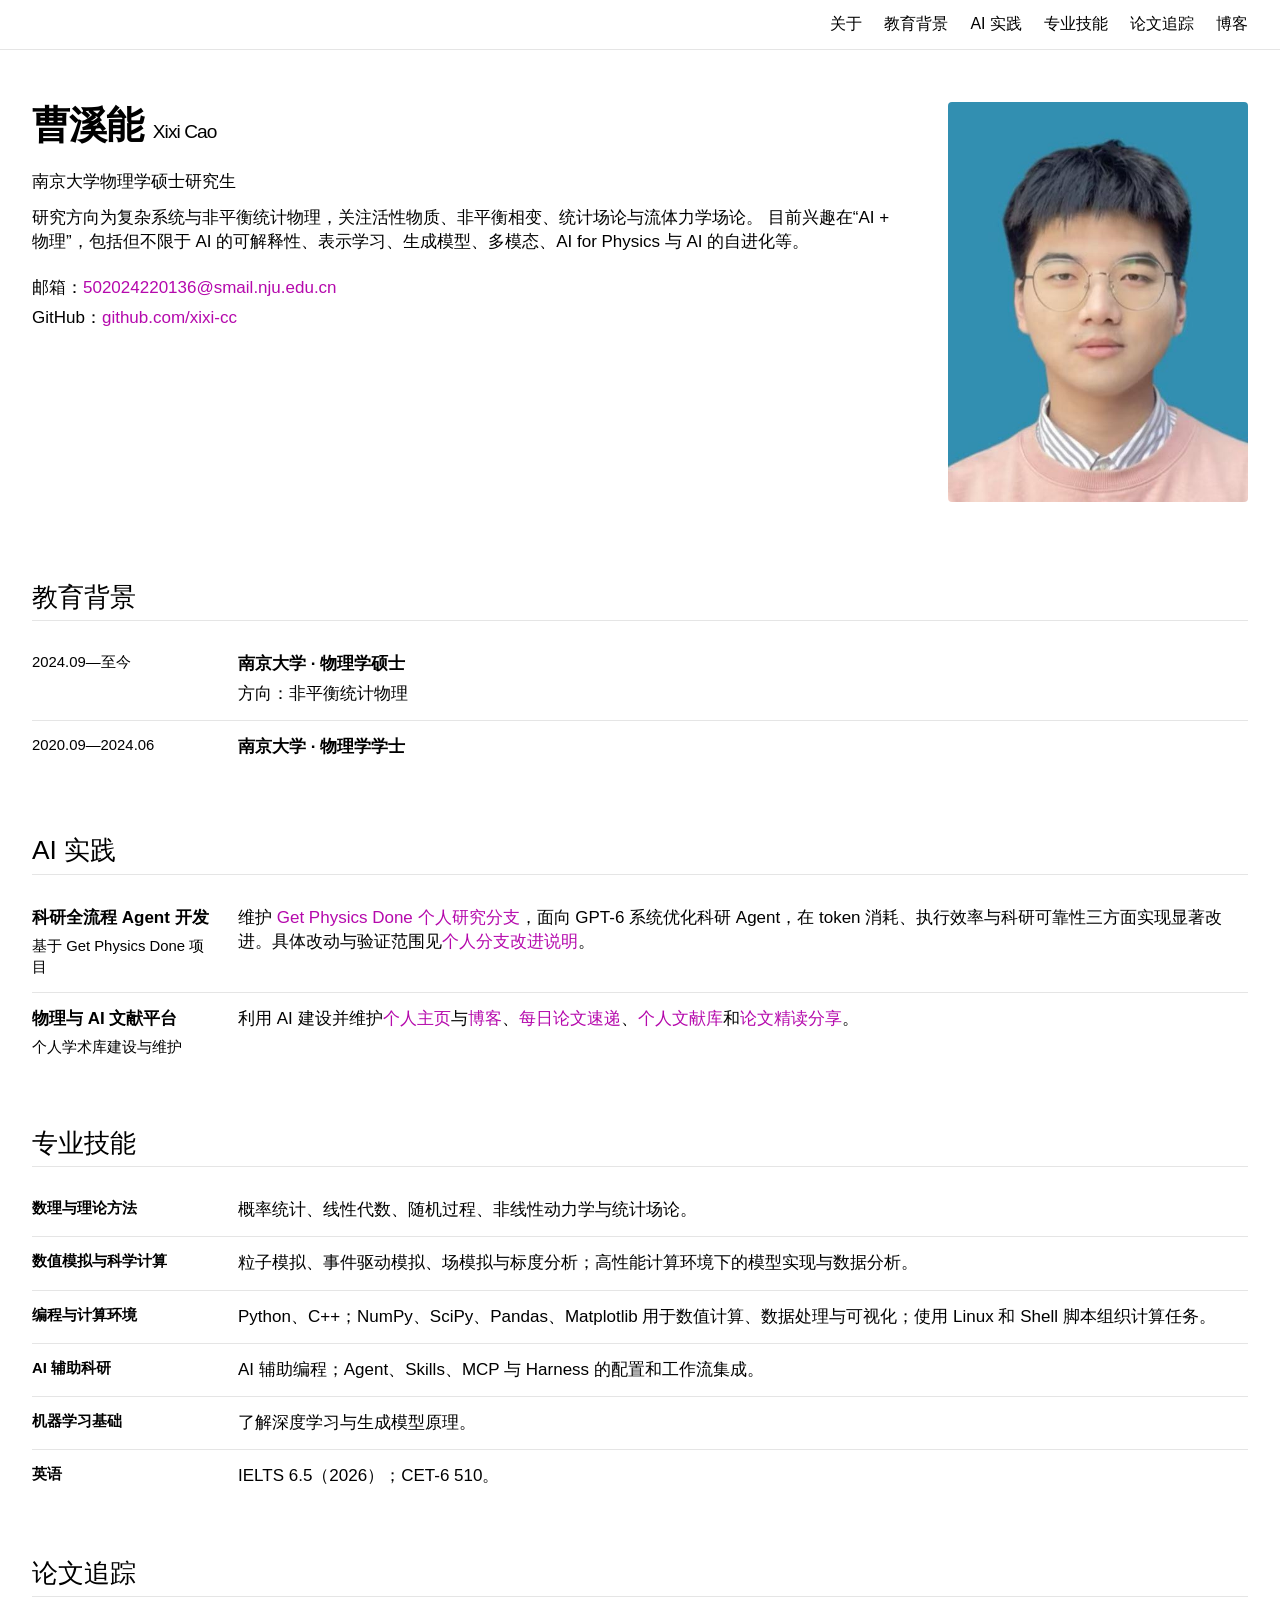
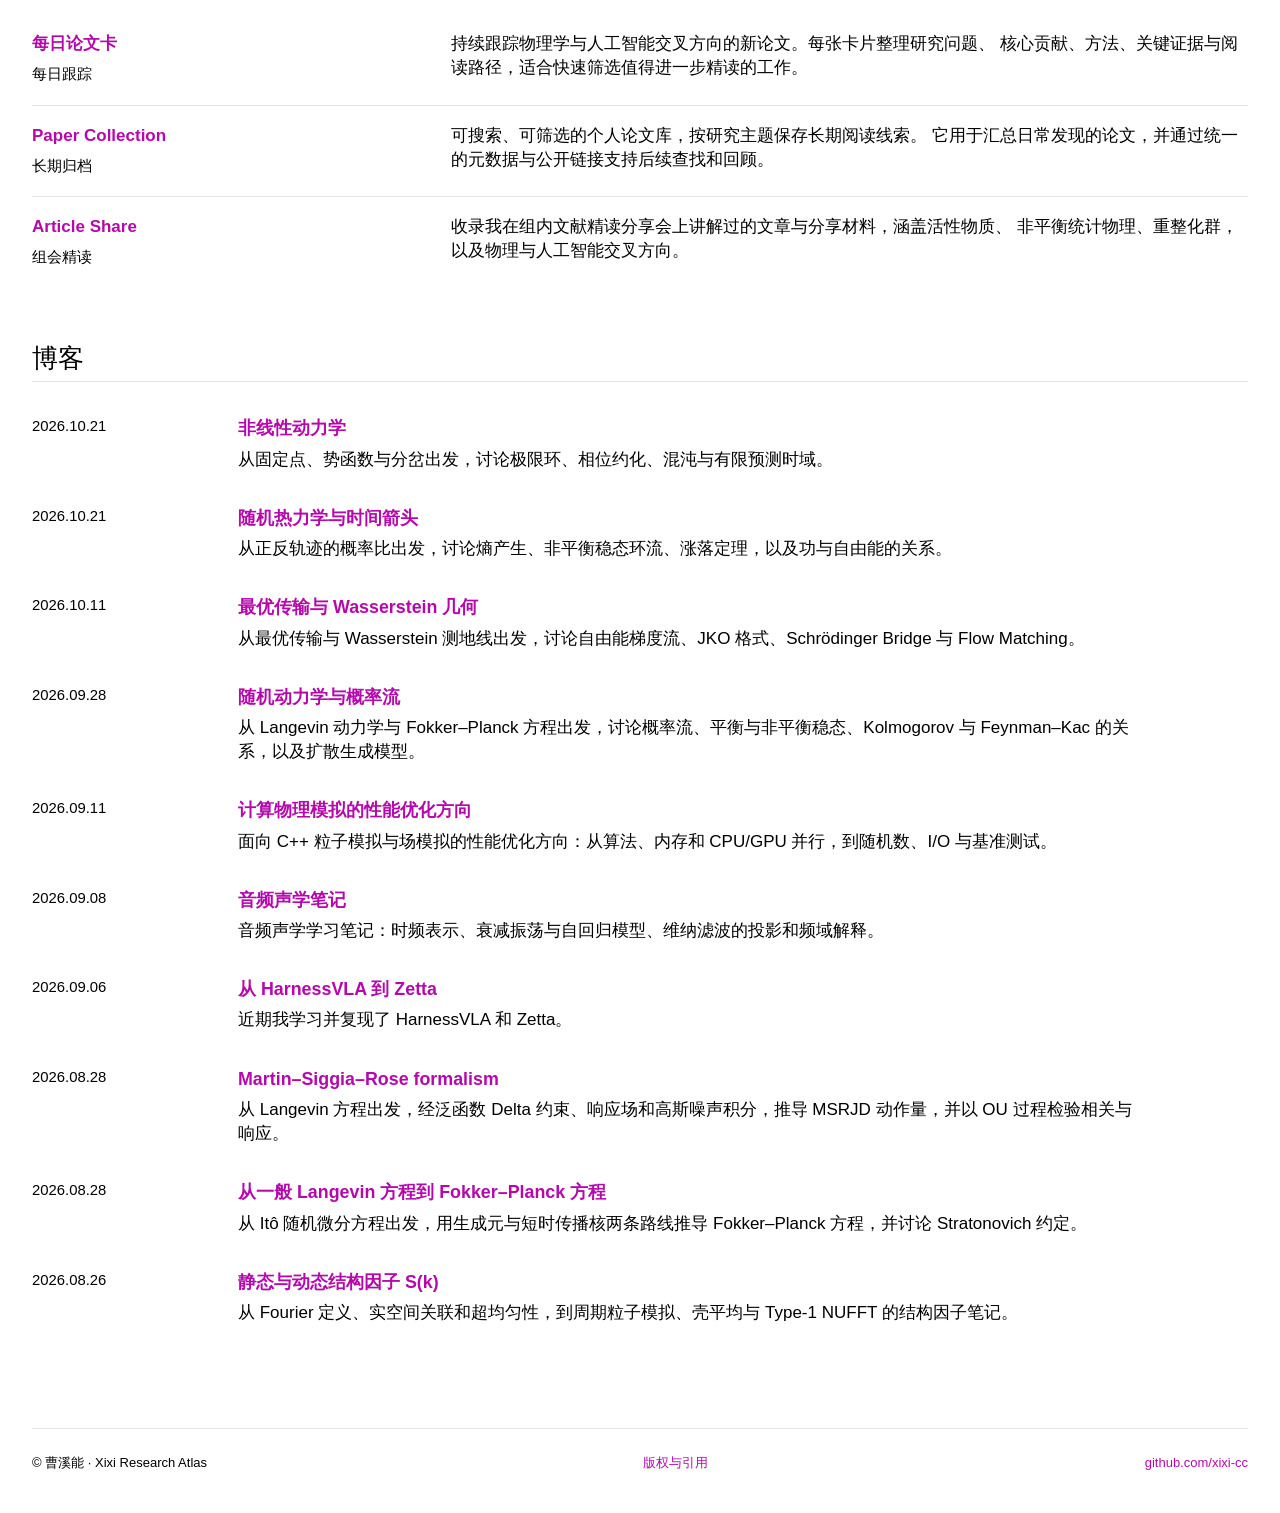
<file: index.html>
<!doctype html>
<html lang="zh-CN">
<head>
    <meta charset="utf-8">
    <meta name="viewport" content="width=device-width, initial-scale=1">
    <title>Xixi Research Atlas</title>
    <meta name="description" content="曹溪能的个人研究主页：非平衡统计物理与论文收藏。">
    <meta property="og:type" content="website">
    <meta property="og:url" content="https://xixi-cc.github.io/">
    <meta property="og:title" content="Xixi Research Atlas">
    <meta property="og:description" content="曹溪能的个人研究主页与论文索引。">
    <meta property="og:image" content="https://xixi-cc.github.io/assets/og.png">
    <meta name="twitter:card" content="summary_large_image">
    <meta name="twitter:title" content="Xixi Research Atlas">
    <meta name="twitter:description" content="曹溪能的个人研究主页与论文索引。">
    <meta name="twitter:image" content="https://xixi-cc.github.io/assets/og.png">
    <link rel="canonical" href="https://xixi-cc.github.io/">
    <link rel="icon" href="assets/favicon.svg" type="image/svg+xml">
    <link rel="stylesheet" href="styles.css">
    <script type="application/ld+json">
    {
      "@context": "https://schema.org",
      "@type": "ProfilePage",
      "url": "https://xixi-cc.github.io/",
      "name": "Xixi Research Atlas",
      "description": "曹溪能的个人研究主页：非平衡统计物理、活性物质、物理与人工智能及研究工具。",
      "mainEntity": {
        "@type": "Person",
        "name": "Xineng Cao",
        "alternateName": ["Xixi Cao", "曹溪能"],
        "url": "https://xixi-cc.github.io/",
        "affiliation": {"@type": "CollegeOrUniversity", "name": "Nanjing University"},
        "sameAs": ["https://github.com/xixi-cc", "https://space.bilibili.com/628726196"]
      }
    }
    </script>
</head>
<body class="home-page">
    <header class="topbar">
        <nav aria-label="主导航">
            <a href="#about">关于</a>
            <a href="#education">教育背景</a>
            <a href="#ai-practice">AI 实践</a>
            <a href="#skills">专业技能</a>
            <a href="#reading">论文追踪</a>
            <a href="#blog">博客</a>
        </nav>
    </header>

    <main>
        <section class="about" id="about" aria-labelledby="page-title">
            <img class="profile-photo" fetchpriority="high" decoding="async" src="assets/profile.jpg" alt="曹溪能证件照" width="300" height="400">
            <div class="about-copy">
                <h1 id="page-title"><strong>曹溪能</strong> <span>Xixi Cao</span></h1>
                <p class="role">南京大学物理学硕士研究生</p>
                <p>
                    研究方向为复杂系统与非平衡统计物理，关注活性物质、非平衡相变、统计场论与流体力学场论。
                    目前兴趣在“AI + 物理”，包括但不限于 AI 的可解释性、表示学习、生成模型、多模态、AI for Physics 与 AI 的自进化等。
                </p>
                <div class="contact-list" aria-label="联系方式">
                    <p>邮箱：<a href="mailto:502024220136@smail.nju.edu.cn">502024220136@smail.nju.edu.cn</a></p>
                    <p>GitHub：<a href="https://github.com/xixi-cc">github.com/xixi-cc</a></p>
                </div>
            </div>
        </section>

        <section id="education" aria-labelledby="education-title">
            <h2 id="education-title">教育背景</h2>
            <div class="education-list">
                <article>
                    <time datetime="2024-09">2024.09—至今</time>
                    <div>
                        <h3>南京大学 · 物理学硕士</h3>
                        <p>方向：非平衡统计物理</p>
                    </div>
                </article>
                <article>
                    <time datetime="2020-09">2020.09—2024.06</time>
                    <div><h3>南京大学 · 物理学学士</h3></div>
                </article>
            </div>
        </section>

        <section id="ai-practice" aria-labelledby="ai-practice-title">
            <h2 id="ai-practice-title">AI 实践</h2>
            <div class="project-list">
                <article>
                    <div>
                        <h3>科研全流程 Agent 开发</h3>
                        <p class="project-meta">基于 Get Physics Done 项目</p>
                    </div>
                    <p>维护 <a href="https://github.com/xixi-cc/get-physics-done">Get Physics Done 个人研究分支</a>，面向 GPT-6 系统优化科研 Agent，在 token 消耗、执行效率与科研可靠性三方面实现显著改进。具体改动与验证范围见<a href="https://github.com/xixi-cc/get-physics-done/blob/main/PERSONAL-ASTRA-RELEASE.md">个人分支改进说明</a>。</p>
                </article>
                <article>
                    <div>
                        <h3>物理与 AI 文献平台</h3>
                        <p class="project-meta">个人学术库建设与维护</p>
                    </div>
                    <p>利用 AI 建设并维护<a href="https://xixi-cc.github.io/">个人主页</a>与<a href="https://xixi-cc.github.io/#blog">博客</a>、<a href="https://xixi-cc.github.io/daily-article-card/">每日论文速递</a>、<a href="https://xixi-cc.github.io/paper-collection/">个人文献库</a>和<a href="https://xixi-cc.github.io/article-share/">论文精读分享</a>。</p>
                </article>
            </div>
        </section>

        <section id="skills" aria-labelledby="skills-title">
            <h2 id="skills-title">专业技能</h2>
            <dl class="skill-list">
                <div>
                    <dt>数理与理论方法</dt>
                    <dd>概率统计、线性代数、随机过程、非线性动力学与统计场论。</dd>
                </div>
                <div>
                    <dt>数值模拟与科学计算</dt>
                    <dd>粒子模拟、事件驱动模拟、场模拟与标度分析；高性能计算环境下的模型实现与数据分析。</dd>
                </div>
                <div>
                    <dt>编程与计算环境</dt>
                    <dd>Python、C++；NumPy、SciPy、Pandas、Matplotlib 用于数值计算、数据处理与可视化；使用 Linux 和 Shell 脚本组织计算任务。</dd>
                </div>
                <div>
                    <dt>AI 辅助科研</dt>
                    <dd>AI 辅助编程；Agent、Skills、MCP 与 Harness 的配置和工作流集成。</dd>
                </div>
                <div>
                    <dt>机器学习基础</dt>
                    <dd>了解深度学习与生成模型原理。</dd>
                </div>
                <div>
                    <dt>英语</dt>
                    <dd>IELTS 6.5（2026）；CET-6 510。</dd>
                </div>
            </dl>
        </section>

        <section id="reading" aria-labelledby="reading-title">
            <h2 id="reading-title">论文追踪</h2>
            <div class="collection-list">
                <article>
                    <div>
                        <h3><a href="https://xixi-cc.github.io/daily-article-card/">每日论文卡</a></h3>
                        <span class="collection-meta">每日跟踪</span>
                    </div>
                    <p>
                        持续跟踪物理学与人工智能交叉方向的新论文。每张卡片整理研究问题、
                        核心贡献、方法、关键证据与阅读路径，适合快速筛选值得进一步精读的工作。
                    </p>
                </article>
                <article>
                    <div>
                        <h3><a href="https://xixi-cc.github.io/paper-collection/">Paper Collection</a></h3>
                        <span class="collection-meta">长期归档</span>
                    </div>
                    <p>
                        可搜索、可筛选的个人论文库，按研究主题保存长期阅读线索。
                        它用于汇总日常发现的论文，并通过统一的元数据与公开链接支持后续查找和回顾。
                    </p>
                </article>
                <article>
                    <div>
                        <h3><a href="https://xixi-cc.github.io/article-share/">Article Share</a></h3>
                        <span class="collection-meta">组会精读</span>
                    </div>
                    <p>
                        收录我在组内文献精读分享会上讲解过的文章与分享材料，涵盖活性物质、
                        非平衡统计物理、重整化群，以及物理与人工智能交叉方向。
                    </p>
                </article>
            </div>
        </section>

        <section id="blog" aria-labelledby="blog-title">
            <h2 id="blog-title">博客</h2>
            <div class="blog-list">
            <!-- BEGIN GENERATED BLOG -->
                <article>
                    <time datetime="2026-10-21">2026.10.21</time>
                    <div>
                        <h3><a href="blog/nonlinear-dynamics/">非线性动力学</a></h3>
                        <p>从固定点、势函数与分岔出发，讨论极限环、相位约化、混沌与有限预测时域。</p>
                    </div>
                </article>
                <article>
                    <time datetime="2026-10-21">2026.10.21</time>
                    <div>
                        <h3><a href="blog/stochastic-thermodynamics-arrow-of-time/">随机热力学与时间箭头</a></h3>
                        <p>从正反轨迹的概率比出发，讨论熵产生、非平衡稳态环流、涨落定理，以及功与自由能的关系。</p>
                    </div>
                </article>
                <article>
                    <time datetime="2026-10-11">2026.10.11</time>
                    <div>
                        <h3><a href="blog/optimal-transport-wasserstein-geometry/">最优传输与 Wasserstein 几何</a></h3>
                        <p>从最优传输与 Wasserstein 测地线出发，讨论自由能梯度流、JKO 格式、Schrödinger Bridge 与 Flow Matching。</p>
                    </div>
                </article>
                <article>
                    <time datetime="2026-09-28">2026.09.28</time>
                    <div>
                        <h3><a href="blog/stochastic-dynamics-probability-flow/">随机动力学与概率流</a></h3>
                        <p>从 Langevin 动力学与 Fokker–Planck 方程出发，讨论概率流、平衡与非平衡稳态、Kolmogorov 与 Feynman–Kac 的关系，以及扩散生成模型。</p>
                    </div>
                </article>
                <article>
                    <time datetime="2026-09-11">2026.09.11</time>
                    <div>
                        <h3><a href="blog/numerical-simulation-notes/">计算物理模拟的性能优化方向</a></h3>
                        <p>面向 C++ 粒子模拟与场模拟的性能优化方向：从算法、内存和 CPU/GPU 并行，到随机数、I/O 与基准测试。</p>
                    </div>
                </article>
                <article>
                    <time datetime="2026-09-08">2026.09.08</time>
                    <div>
                        <h3><a href="blog/audio-acoustics/">音频声学笔记</a></h3>
                        <p>音频声学学习笔记：时频表示、衰减振荡与自回归模型、维纳滤波的投影和频域解释。</p>
                    </div>
                </article>
                <article>
                    <time datetime="2026-09-06">2026.09.06</time>
                    <div>
                        <h3><a href="blog/harnessvla-to-zetta/">从 HarnessVLA 到 Zetta</a></h3>
                        <p>近期我学习并复现了 HarnessVLA 和 Zetta。</p>
                    </div>
                </article>
                <article>
                    <time datetime="2026-08-28">2026.08.28</time>
                    <div>
                        <h3><a href="blog/martin-siggia-rose-formalism/">Martin–Siggia–Rose formalism</a></h3>
                        <p>从 Langevin 方程出发，经泛函数 Delta 约束、响应场和高斯噪声积分，推导 MSRJD 动作量，并以 OU 过程检验相关与响应。</p>
                    </div>
                </article>
                <article>
                    <time datetime="2026-08-28">2026.08.28</time>
                    <div>
                        <h3><a href="blog/langevin-fokker-planck/">从一般 Langevin 方程到 Fokker–Planck 方程</a></h3>
                        <p>从 Itô 随机微分方程出发，用生成元与短时传播核两条路线推导 Fokker–Planck 方程，并讨论 Stratonovich 约定。</p>
                    </div>
                </article>
                <article>
                    <time datetime="2026-08-26">2026.08.26</time>
                    <div>
                        <h3><a href="blog/structure-factor/">静态与动态结构因子 S(k)</a></h3>
                        <p>从 Fourier 定义、实空间关联和超均匀性，到周期粒子模拟、壳平均与 Type-1 NUFFT 的结构因子笔记。</p>
                    </div>
                </article>
            <!-- END GENERATED BLOG -->
            </div>
        </section>
    </main>

    <footer>
        <span>© 曹溪能 · Xixi Research Atlas</span>
        <a href="rights.html">版权与引用</a>
        <a href="https://github.com/xixi-cc">github.com/xixi-cc</a>
    </footer>
    <!-- Cloudflare Web Analytics -->
    <script type="module" src="https://static.cloudflareinsights.com/beacon.min.js" data-cf-beacon='{"token":"73522e5dee9b42b0be84b4847e4dd502"}'></script>
    <!-- End Cloudflare Web Analytics -->
</body>
</html>
</file>
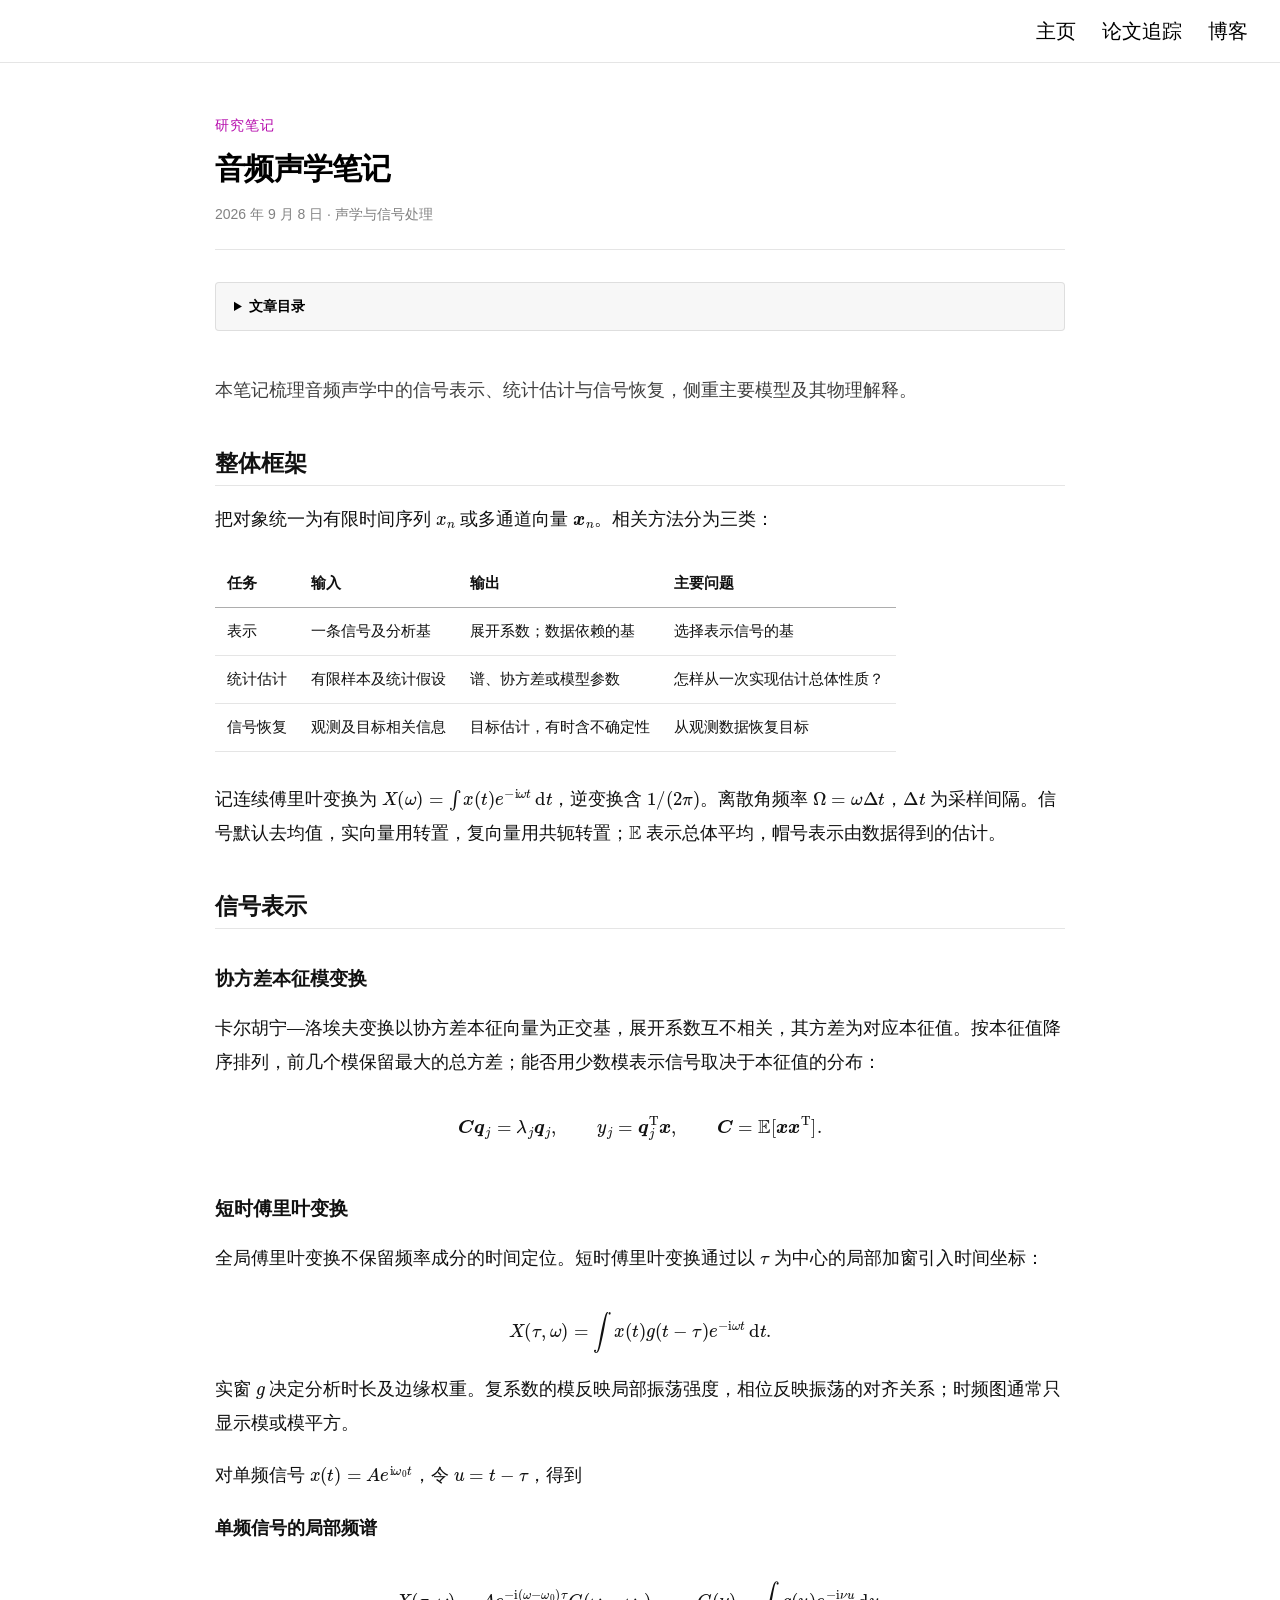
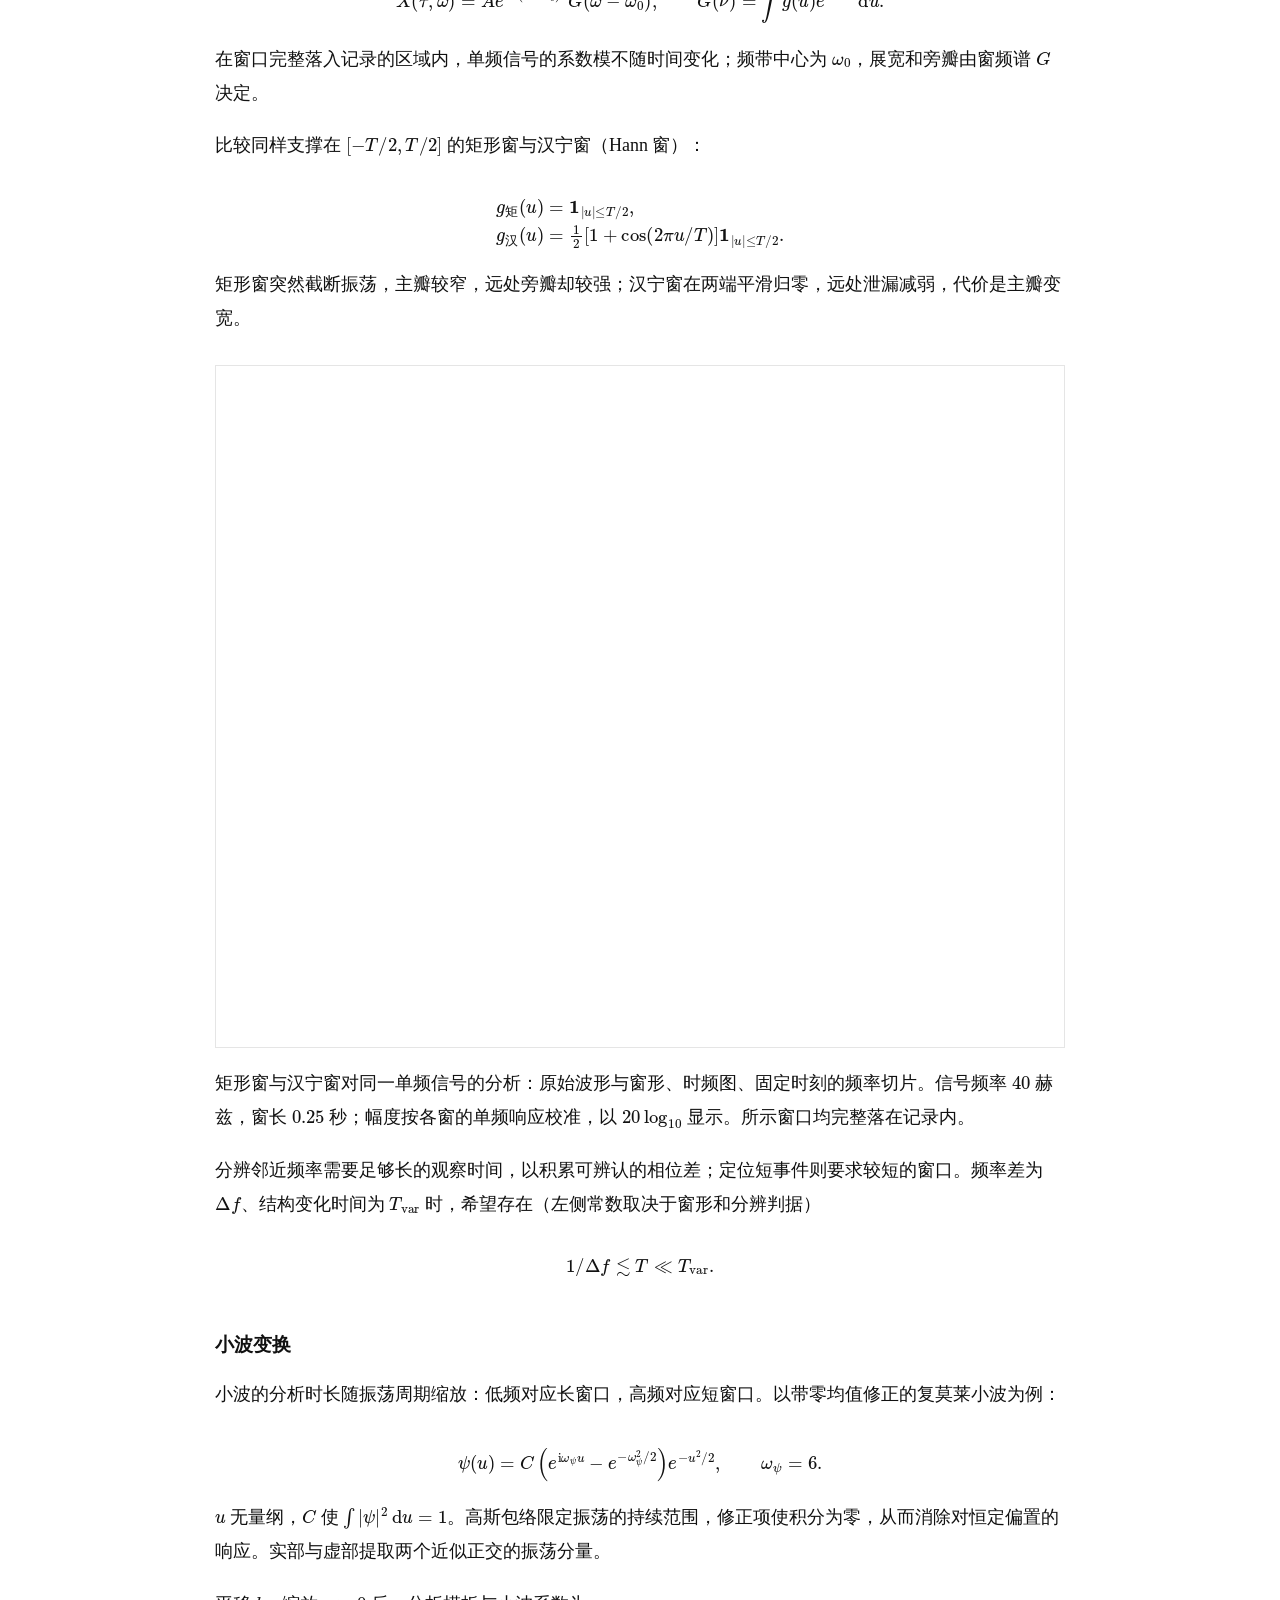
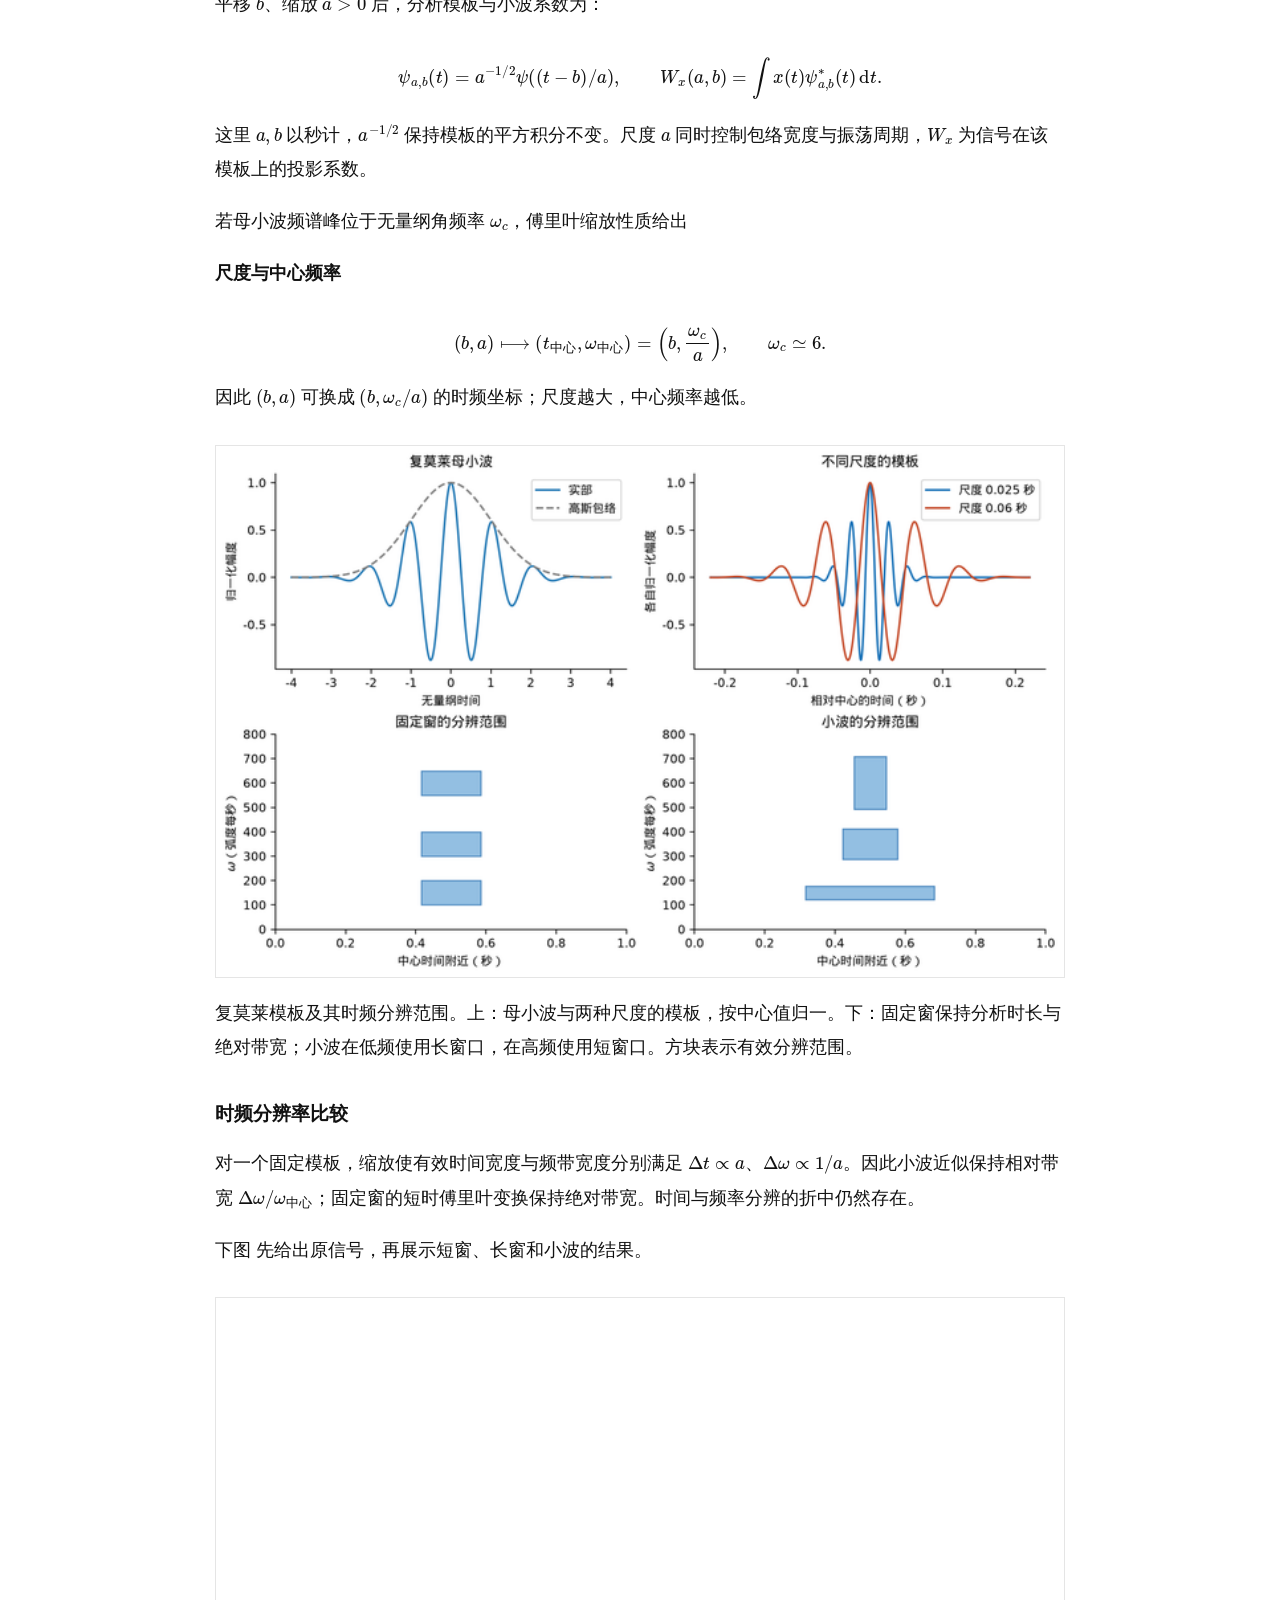
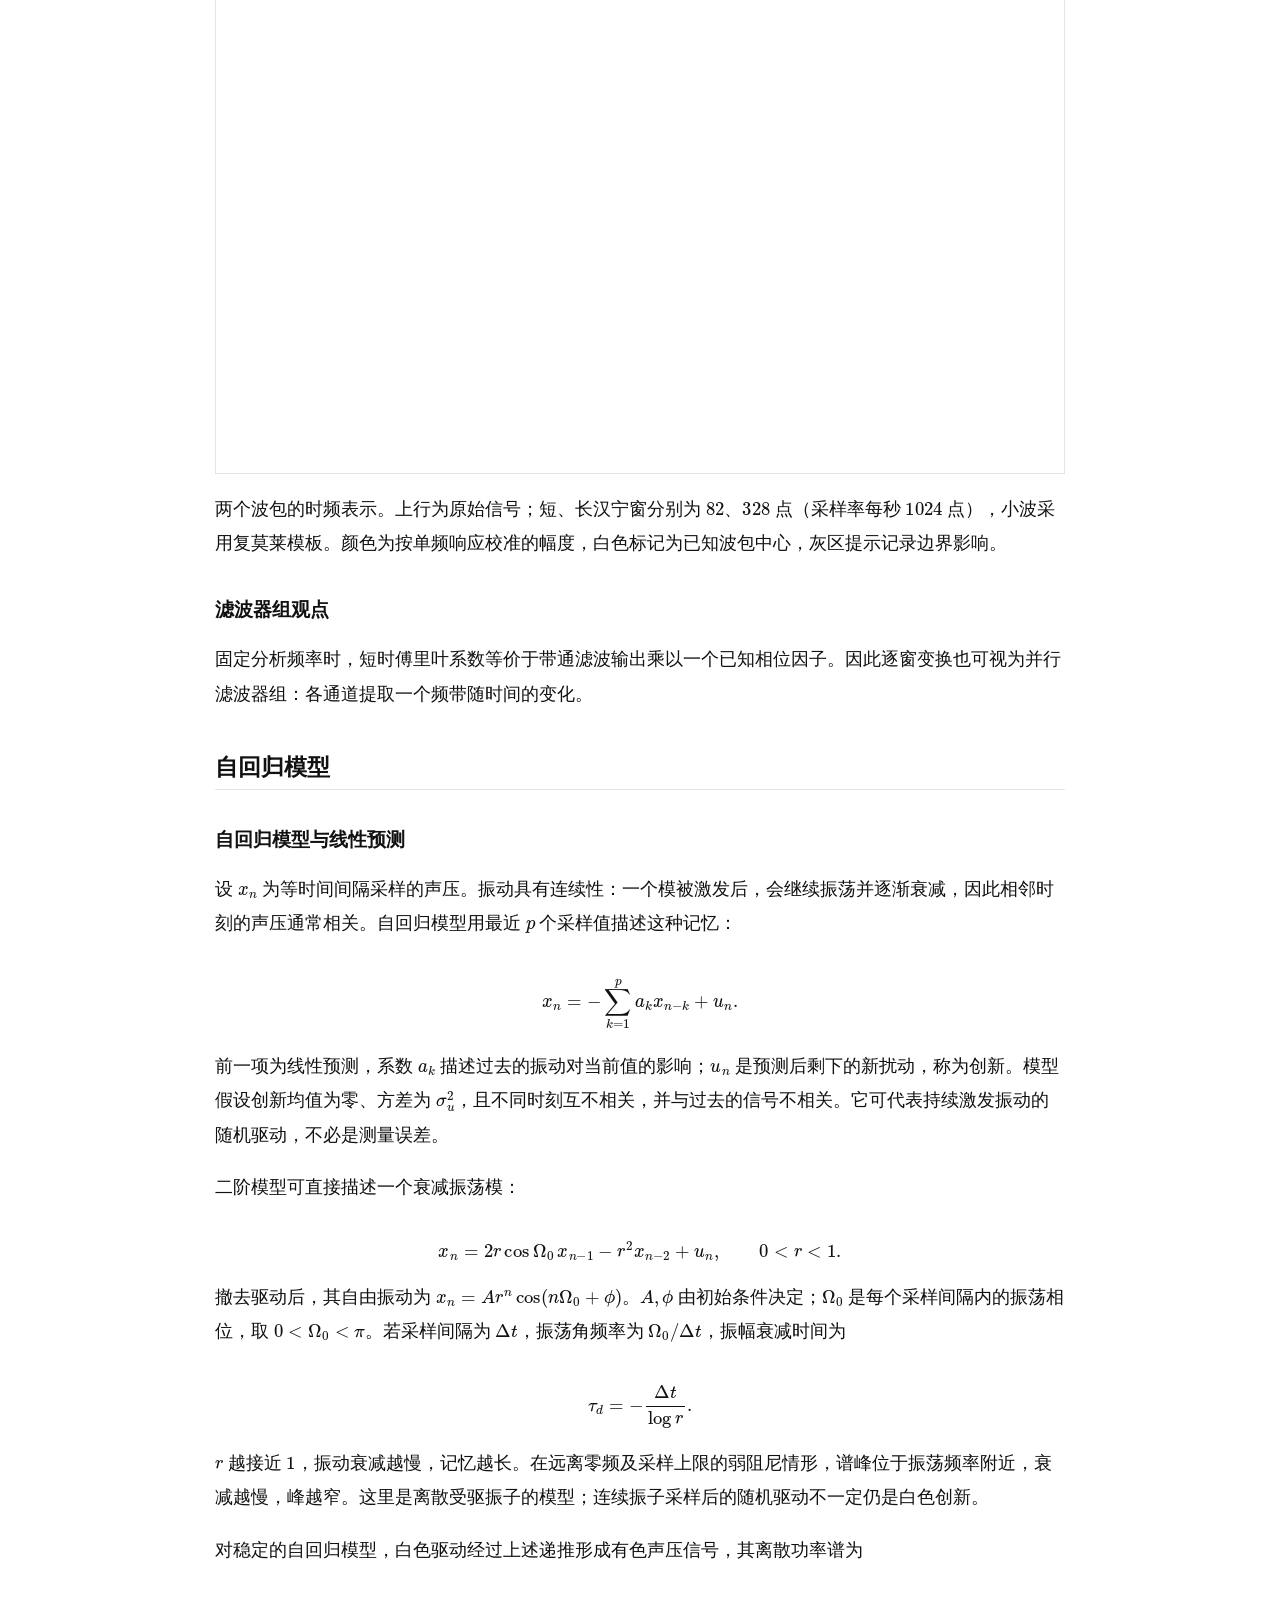
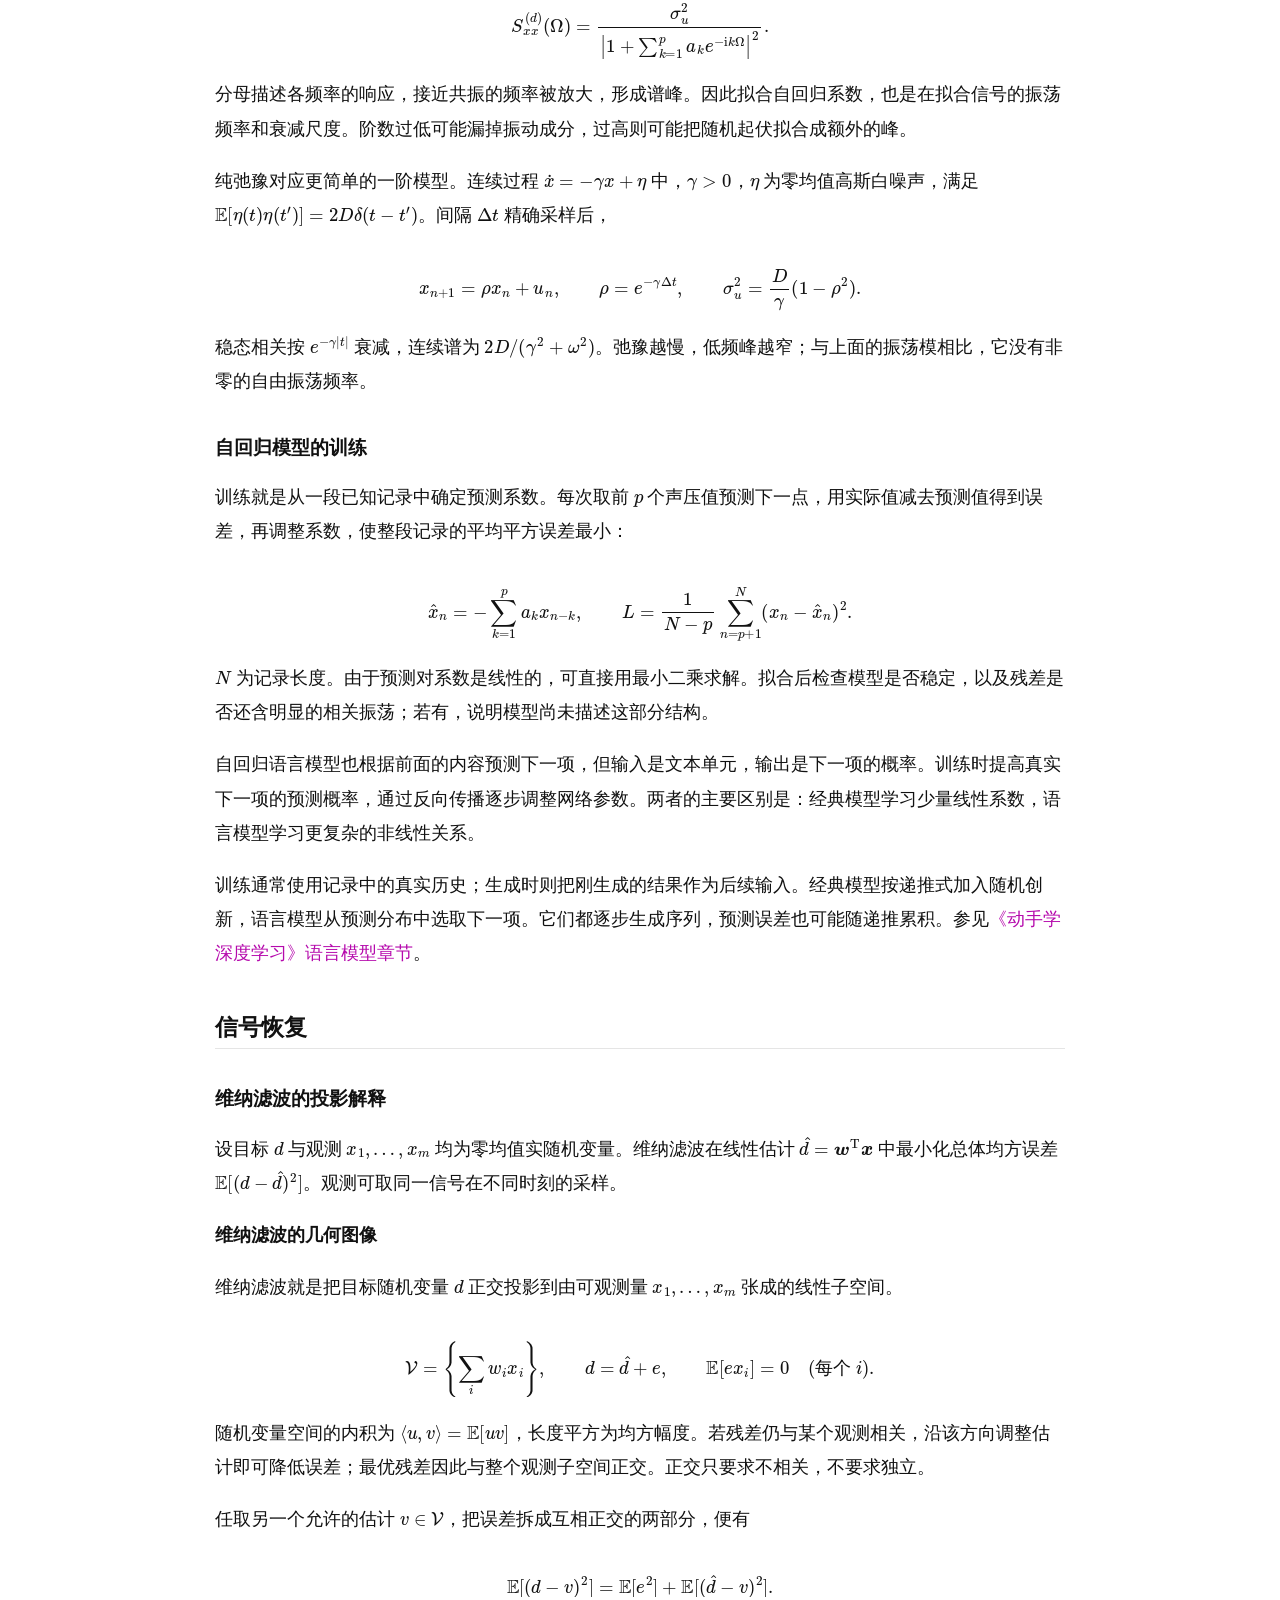
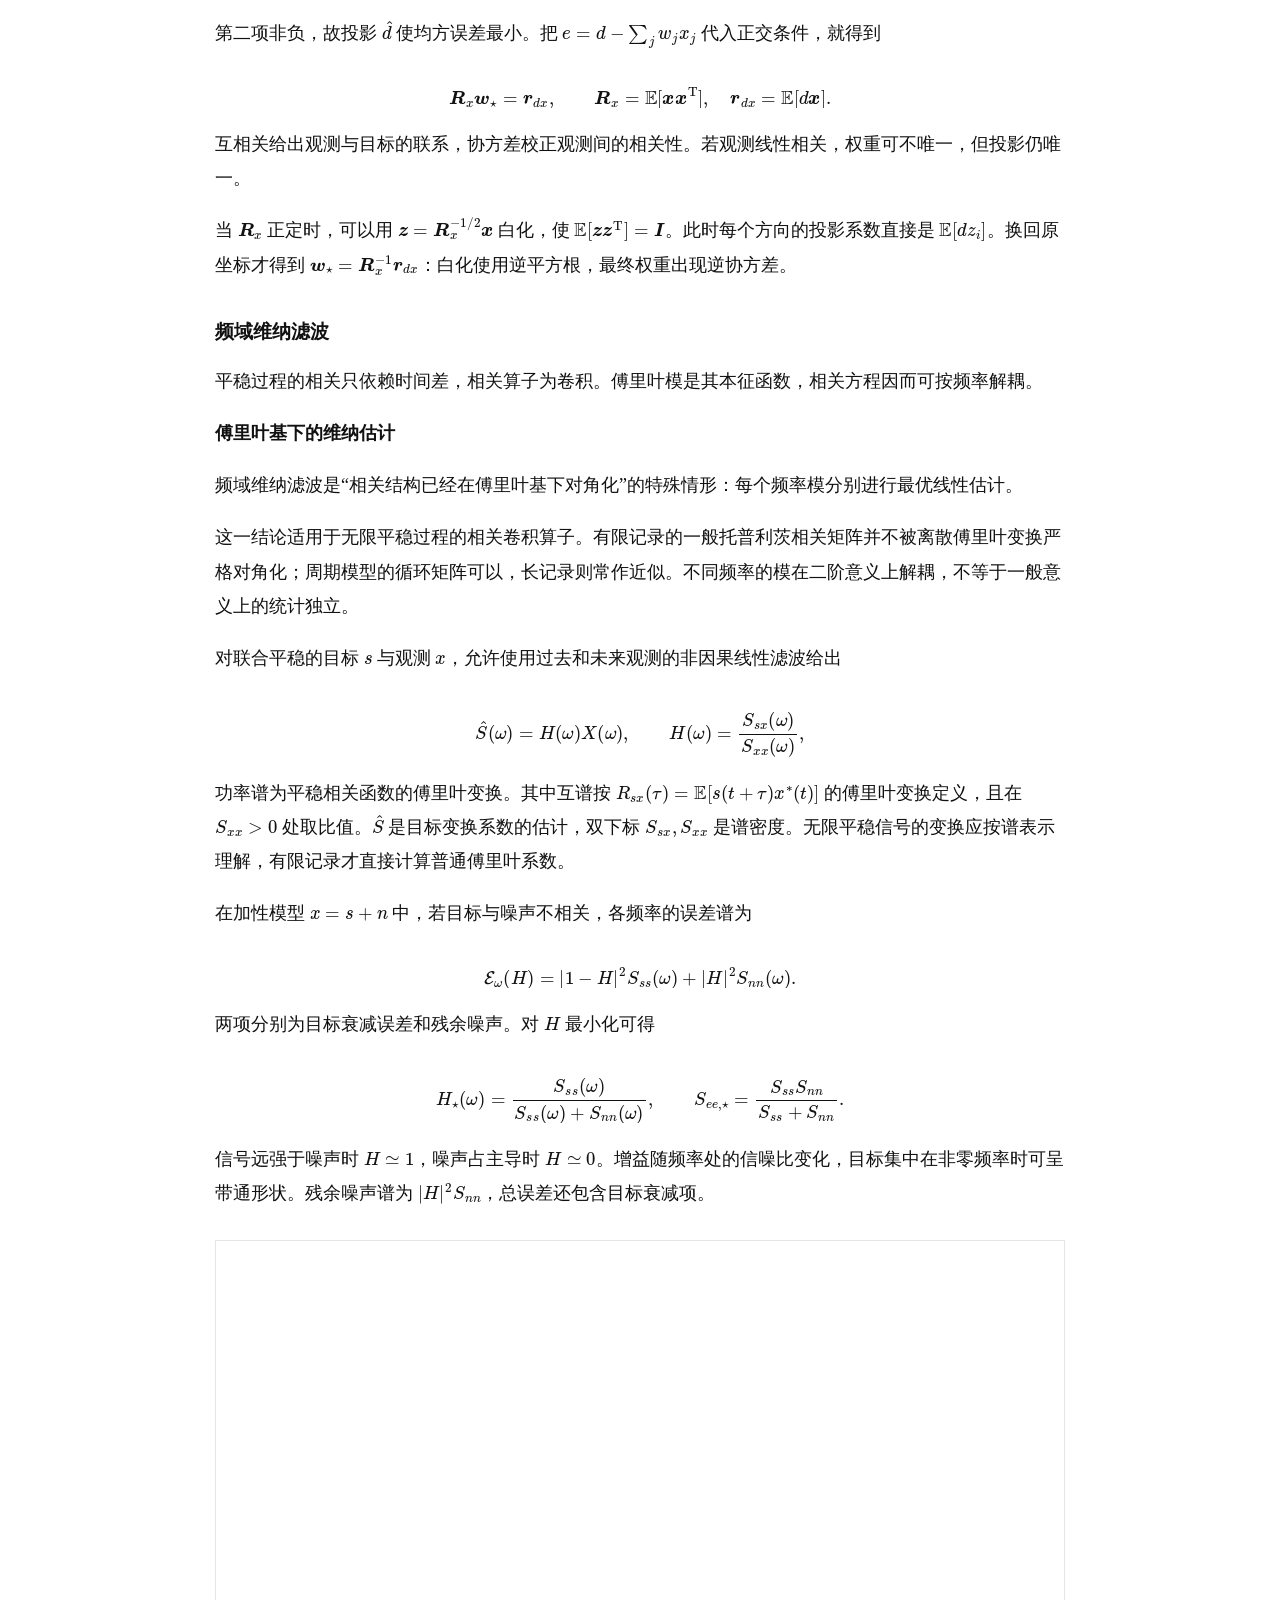
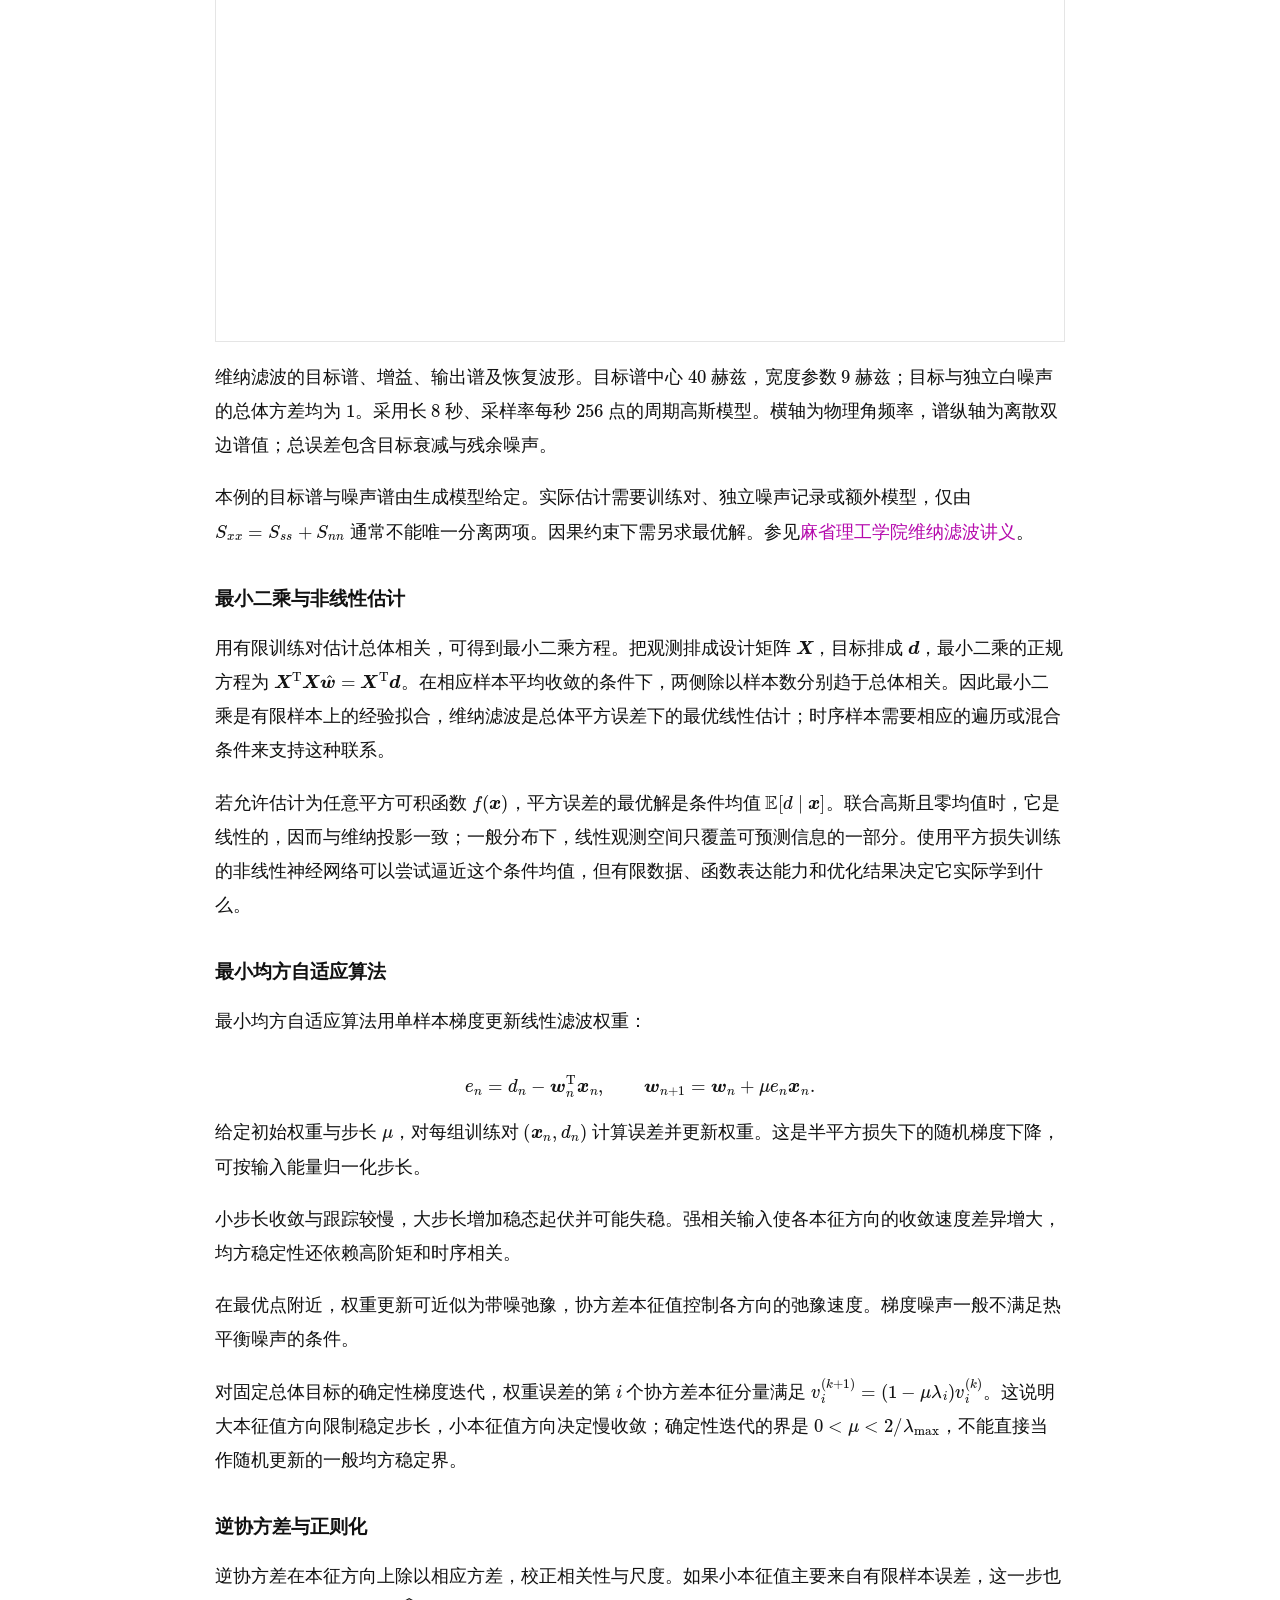
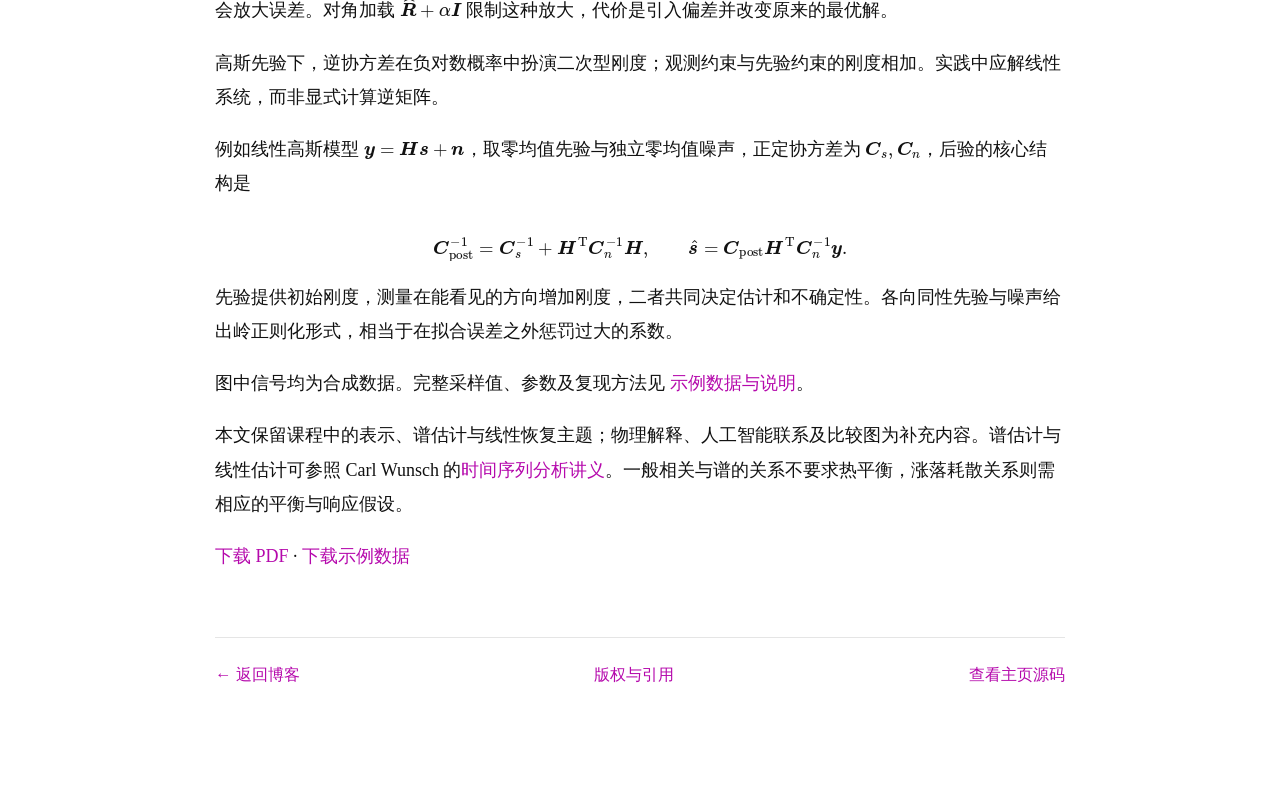
<file: blog/audio-acoustics/index.html>
<!doctype html>
<html lang="zh-CN">
<head>
    <meta charset="utf-8">
    <meta name="viewport" content="width=device-width, initial-scale=1">
    <title>音频声学笔记 · 曹溪能</title>
    <meta name="description" content="音频声学学习笔记：时频表示、衰减振荡与自回归模型、维纳滤波的投影和频域解释。">
    <meta property="og:type" content="article">
    <meta property="og:url" content="https://xixi-cc.github.io/blog/audio-acoustics/">
    <meta property="og:title" content="音频声学笔记">
    <meta property="og:description" content="音频声学学习笔记：时频表示、衰减振荡与自回归模型、维纳滤波的投影和频域解释。">
    <meta property="og:image" content="https://xixi-cc.github.io/assets/blog/audio-acoustics/framework_time_frequency.png">
    <meta name="twitter:image" content="https://xixi-cc.github.io/assets/blog/audio-acoustics/framework_time_frequency.png">
    <meta property="article:published_time" content="2026-09-08">
    <meta name="twitter:card" content="summary_large_image">
    <meta name="twitter:title" content="音频声学笔记">
    <meta name="twitter:description" content="音频声学学习笔记：时频表示、衰减振荡与自回归模型、维纳滤波的投影和频域解释。">
    <link rel="canonical" href="https://xixi-cc.github.io/blog/audio-acoustics/">
    <script type="application/ld+json">{"@context": "https://schema.org", "@type": "Article", "headline": "音频声学笔记", "description": "音频声学学习笔记：时频表示、衰减振荡与自回归模型、维纳滤波的投影和频域解释。", "datePublished": "2026-09-08", "dateModified": "2026-09-08", "inLanguage": "zh-CN", "url": "https://xixi-cc.github.io/blog/audio-acoustics/", "mainEntityOfPage": "https://xixi-cc.github.io/blog/audio-acoustics/", "author": {"@type": "Person", "name": "Xineng Cao", "alternateName": ["Xixi Cao", "曹溪能"], "url": "https://xixi-cc.github.io/"}}</script>
    <link rel="icon" href="../../assets/favicon.svg" type="image/svg+xml">
    <link rel="stylesheet" href="../../styles.css">
    <link rel="stylesheet" href="../../blog.css">
    <script>
        window.MathJax = {
            chtml: {fontURL: '../../assets/mathjax/output/chtml/fonts/woff-v2'},
            options: {enableMenu: false}
        };
    </script>
    <script defer src="../../assets/mathjax/tex-mml-chtml.js"></script>

</head>
<body class="article-page">
    <header class="topbar">
        <nav aria-label="主导航">
            <a href="../../">主页</a>
            <a href="../../#reading">论文追踪</a>
            <a href="../../#blog" aria-current="page">博客</a>
        </nav>
    </header>

    <main class="article-shell">
        <article class="blog-article">
            <header class="article-header">
                <p class="article-kicker"><a href="../../#blog">研究笔记</a></p>
                <h1>音频声学笔记</h1>
                <p class="article-meta"><time datetime="2026-09-08">2026 年 9 月 8 日</time> · 声学与信号处理</p>
            </header>

            <details class="article-outline">
                <summary>文章目录</summary>
                <div class="toc">
<ul>
<li><a href="#整体框架">整体框架</a></li>
<li><a href="#信号表示">信号表示</a><ul>
<li><a href="#协方差本征模变换">协方差本征模变换</a></li>
<li><a href="#短时傅里叶变换">短时傅里叶变换</a></li>
<li><a href="#小波变换">小波变换</a></li>
<li><a href="#时频分辨率比较">时频分辨率比较</a></li>
<li><a href="#滤波器组观点">滤波器组观点</a></li>
</ul>
</li>
<li><a href="#自回归模型">自回归模型</a><ul>
<li><a href="#自回归模型与线性预测">自回归模型与线性预测</a></li>
<li><a href="#自回归模型的训练">自回归模型的训练</a></li>
</ul>
</li>
<li><a href="#信号恢复">信号恢复</a><ul>
<li><a href="#维纳滤波的投影解释">维纳滤波的投影解释</a></li>
<li><a href="#频域维纳滤波">频域维纳滤波</a></li>
<li><a href="#最小二乘与非线性估计">最小二乘与非线性估计</a></li>
<li><a href="#最小均方自适应算法">最小均方自适应算法</a></li>
<li><a href="#逆协方差与正则化">逆协方差与正则化</a></li>
</ul>
</li>
</ul>
</div>

            </details>

            <div class="article-layout">
                <div class="article-content">
                    <p>本笔记梳理音频声学中的信号表示、统计估计与信号恢复，侧重主要模型及其物理解释。</p>
<h2 id="整体框架">整体框架</h2>
<p>把对象统一为有限时间序列 <span class="arithmatex">\(x_n\)</span> 或多通道向量 <span class="arithmatex">\(\boldsymbol x_n\)</span>。相关方法分为三类：</p>
<table>
<thead>
<tr>
<th>任务</th>
<th>输入</th>
<th>输出</th>
<th>主要问题</th>
</tr>
</thead>
<tbody>
<tr>
<td>表示</td>
<td>一条信号及分析基</td>
<td>展开系数；数据依赖的基</td>
<td>选择表示信号的基</td>
</tr>
<tr>
<td>统计估计</td>
<td>有限样本及统计假设</td>
<td>谱、协方差或模型参数</td>
<td>怎样从一次实现估计总体性质？</td>
</tr>
<tr>
<td>信号恢复</td>
<td>观测及目标相关信息</td>
<td>目标估计，有时含不确定性</td>
<td>从观测数据恢复目标</td>
</tr>
</tbody>
</table>
<p>记连续傅里叶变换为 <span class="arithmatex">\(X(\omega)=\int x(t)e^{-\mathrm{i}\omega t}\mathop{}\!\mathrm{d} t\)</span>，逆变换含 <span class="arithmatex">\(1/(2\pi)\)</span>。离散角频率 <span class="arithmatex">\(\Omega=\omega\Delta t\)</span>，<span class="arithmatex">\(\Delta t\)</span> 为采样间隔。信号默认去均值，实向量用转置，复向量用共轭转置；<span class="arithmatex">\(\mathbb{E}\)</span> 表示总体平均，帽号表示由数据得到的估计。</p>
<h2 id="信号表示">信号表示</h2>
<h3 id="协方差本征模变换">协方差本征模变换</h3>
<p>卡尔胡宁—洛埃夫变换以协方差本征向量为正交基，展开系数互不相关，其方差为对应本征值。按本征值降序排列，前几个模保留最大的总方差；能否用少数模表示信号取决于本征值的分布：</p>
<div class="arithmatex">\[\boldsymbol C\boldsymbol q_j=\lambda_j\boldsymbol q_j,\qquad
y_j=\boldsymbol q_j^{\mathrm T}\boldsymbol x,\qquad \boldsymbol C=\mathbb{E}[\boldsymbol x\boldsymbol x^{\mathrm T}].\]</div>

<h3 id="短时傅里叶变换">短时傅里叶变换</h3>
<p>全局傅里叶变换不保留频率成分的时间定位。短时傅里叶变换通过以 <span class="arithmatex">\(\tau\)</span> 为中心的局部加窗引入时间坐标：</p>
<div class="arithmatex">\[X(\tau,\omega)=\int x(t)g(t-\tau)e^{-\mathrm{i}\omega t}\mathop{}\!\mathrm{d} t.\]</div>
<p>实窗 <span class="arithmatex">\(g\)</span> 决定分析时长及边缘权重。复系数的模反映局部振荡强度，相位反映振荡的对齐关系；时频图通常只显示模或模平方。</p>
<p>对单频信号 <span class="arithmatex">\(x(t)=A e^{\mathrm{i}\omega_0t}\)</span>，令 <span class="arithmatex">\(u=t-\tau\)</span>，得到</p>
<p><strong>单频信号的局部频谱</strong></p>
<div class="arithmatex">\[X(\tau,\omega)=A e^{-\mathrm{i}(\omega-\omega_0)\tau}G(\omega-\omega_0),
\qquad G(\nu)=\int g(u)e^{-\mathrm{i}\nu u}\mathop{}\!\mathrm{d} u.\]</div>

<p>在窗口完整落入记录的区域内，单频信号的系数模不随时间变化；频带中心为 <span class="arithmatex">\(\omega_0\)</span>，展宽和旁瓣由窗频谱 <span class="arithmatex">\(G\)</span> 决定。</p>
<p>比较同样支撑在 <span class="arithmatex">\([-T/2,T/2]\)</span> 的矩形窗与汉宁窗（Hann 窗）：</p>
<div class="arithmatex">\[\begin{aligned}
g_{\text{矩}}(u)&amp;=\mathbf1_{|u|\le T/2},\\
g_{\text{汉}}(u)&amp;=\tfrac12[1+\cos(2\pi u/T)]\mathbf1_{|u|\le T/2}.
\end{aligned}\]</div>

<p>矩形窗突然截断振荡，主瓣较窄，远处旁瓣却较强；汉宁窗在两端平滑归零，远处泄漏减弱，代价是主瓣变宽。</p>
<p><picture><source type="image/webp" srcset="../../assets/blog/audio-acoustics/framework_windows-640.webp 640w, ../../assets/blog/audio-acoustics/framework_windows-1280.webp 1280w, ../../assets/blog/audio-acoustics/framework_windows-1639.webp 1639w" sizes="(max-width: 620px) calc(100vw - 28px), (max-width: 914px) calc(100vw - 64px), 850px"><img loading="lazy" decoding="async" width="1639" height="1316" alt="windows" src="../../assets/blog/audio-acoustics/framework_windows.png"></picture></p>
<p>矩形窗与汉宁窗对同一单频信号的分析：原始波形与窗形、时频图、固定时刻的频率切片。信号频率 <span class="arithmatex">\(40\)</span> 赫兹，窗长 <span class="arithmatex">\(0.25\)</span> 秒；幅度按各窗的单频响应校准，以 <span class="arithmatex">\(20\log_{10}\)</span> 显示。所示窗口均完整落在记录内。</p>
<p>分辨邻近频率需要足够长的观察时间，以积累可辨认的相位差；定位短事件则要求较短的窗口。频率差为 <span class="arithmatex">\(\Delta f\)</span>、结构变化时间为 <span class="arithmatex">\(T_{\rm var}\)</span> 时，希望存在（左侧常数取决于窗形和分辨判据）</p>
<div class="arithmatex">\[1/\Delta f\lesssim T\ll T_{\rm var}.\]</div>

<h3 id="小波变换">小波变换</h3>
<p>小波的分析时长随振荡周期缩放：低频对应长窗口，高频对应短窗口。以带零均值修正的复莫莱小波为例：</p>
<div class="arithmatex">\[\psi(u)=C\left(e^{\mathrm{i}\omega_\psi u}-e^{-\omega_\psi^2/2}\right)e^{-u^2/2},
\qquad \omega_\psi=6.\]</div>
<p><span class="arithmatex">\(u\)</span> 无量纲，<span class="arithmatex">\(C\)</span> 使 <span class="arithmatex">\(\int|\psi|^2\mathop{}\!\mathrm{d} u=1\)</span>。高斯包络限定振荡的持续范围，修正项使积分为零，从而消除对恒定偏置的响应。实部与虚部提取两个近似正交的振荡分量。</p>
<p>平移 <span class="arithmatex">\(b\)</span>、缩放 <span class="arithmatex">\(a&gt;0\)</span> 后，分析模板与小波系数为：</p>
<div class="arithmatex">\[\psi_{a,b}(t)=a^{-1/2}\psi((t-b)/a),\qquad
W_x(a,b)=\int x(t)\psi_{a,b}^*(t)\mathop{}\!\mathrm{d} t.\]</div>
<p>这里 <span class="arithmatex">\(a,b\)</span> 以秒计，<span class="arithmatex">\(a^{-1/2}\)</span> 保持模板的平方积分不变。尺度 <span class="arithmatex">\(a\)</span> 同时控制包络宽度与振荡周期，<span class="arithmatex">\(W_x\)</span> 为信号在该模板上的投影系数。</p>
<p>若母小波频谱峰位于无量纲角频率 <span class="arithmatex">\(\omega_c\)</span>，傅里叶缩放性质给出</p>
<p><strong>尺度与中心频率</strong></p>
<div class="arithmatex">\[(b,a)\longmapsto(t_{\text{中心}},\omega_{\text{中心}})
=\left(b,\frac{\omega_c}{a}\right),\qquad \omega_c\simeq6.\]</div>

<p>因此 <span class="arithmatex">\((b,a)\)</span> 可换成 <span class="arithmatex">\((b,\omega_c/a)\)</span> 的时频坐标；尺度越大，中心频率越低。</p>
<p><picture><source type="image/webp" srcset="../../assets/blog/audio-acoustics/framework_wavelet_cells-640.webp 640w, ../../assets/blog/audio-acoustics/framework_wavelet_cells-1280.webp 1280w, ../../assets/blog/audio-acoustics/framework_wavelet_cells-1640.webp 1640w" sizes="(max-width: 620px) calc(100vw - 28px), (max-width: 914px) calc(100vw - 64px), 850px"><img loading="lazy" decoding="async" width="1640" height="1028" alt="wavelet_cells" src="../../assets/blog/audio-acoustics/framework_wavelet_cells.png"></picture></p>
<p>复莫莱模板及其时频分辨范围。上：母小波与两种尺度的模板，按中心值归一。下：固定窗保持分析时长与绝对带宽；小波在低频使用长窗口，在高频使用短窗口。方块表示有效分辨范围。</p>
<h3 id="时频分辨率比较">时频分辨率比较</h3>
<p>对一个固定模板，缩放使有效时间宽度与频带宽度分别满足 <span class="arithmatex">\(\Delta t\propto a\)</span>、<span class="arithmatex">\(\Delta\omega\propto1/a\)</span>。因此小波近似保持相对带宽 <span class="arithmatex">\(\Delta\omega/\omega_{\text{中心}}\)</span>；固定窗的短时傅里叶变换保持绝对带宽。时间与频率分辨的折中仍然存在。</p>
<p>下图 先给出原信号，再展示短窗、长窗和小波的结果。</p>
<p><picture><source type="image/webp" srcset="../../assets/blog/audio-acoustics/framework_time_frequency-640.webp 640w, ../../assets/blog/audio-acoustics/framework_time_frequency-1280.webp 1280w, ../../assets/blog/audio-acoustics/framework_time_frequency-1637.webp 1637w" sizes="(max-width: 620px) calc(100vw - 28px), (max-width: 914px) calc(100vw - 64px), 850px"><img loading="lazy" decoding="async" width="1637" height="1496" alt="time_frequency" src="../../assets/blog/audio-acoustics/framework_time_frequency.png"></picture></p>
<p>两个波包的时频表示。上行为原始信号；短、长汉宁窗分别为 <span class="arithmatex">\(82\)</span>、<span class="arithmatex">\(328\)</span> 点（采样率每秒 <span class="arithmatex">\(1024\)</span> 点），小波采用复莫莱模板。颜色为按单频响应校准的幅度，白色标记为已知波包中心，灰区提示记录边界影响。</p>
<h3 id="滤波器组观点">滤波器组观点</h3>
<p>固定分析频率时，短时傅里叶系数等价于带通滤波输出乘以一个已知相位因子。因此逐窗变换也可视为并行滤波器组：各通道提取一个频带随时间的变化。</p>
<h2 id="自回归模型">自回归模型</h2>
<h3 id="自回归模型与线性预测">自回归模型与线性预测</h3>
<p>设 <span class="arithmatex">\(x_n\)</span> 为等时间间隔采样的声压。振动具有连续性：一个模被激发后，会继续振荡并逐渐衰减，因此相邻时刻的声压通常相关。自回归模型用最近 <span class="arithmatex">\(p\)</span> 个采样值描述这种记忆：</p>
<div class="arithmatex">\[x_n=-\sum_{k=1}^p a_kx_{n-k}+u_n.\]</div>
<p>前一项为线性预测，系数 <span class="arithmatex">\(a_k\)</span> 描述过去的振动对当前值的影响；<span class="arithmatex">\(u_n\)</span> 是预测后剩下的新扰动，称为创新。模型假设创新均值为零、方差为 <span class="arithmatex">\(\sigma_u^2\)</span>，且不同时刻互不相关，并与过去的信号不相关。它可代表持续激发振动的随机驱动，不必是测量误差。</p>
<p>二阶模型可直接描述一个衰减振荡模：</p>
<div class="arithmatex">\[x_n=2r\cos\Omega_0\,x_{n-1}-r^2x_{n-2}+u_n,
\qquad 0&lt;r&lt;1.\]</div>
<p>撤去驱动后，其自由振动为 <span class="arithmatex">\(x_n=A r^n\cos(n\Omega_0+\phi)\)</span>。<span class="arithmatex">\(A,\phi\)</span> 由初始条件决定；<span class="arithmatex">\(\Omega_0\)</span> 是每个采样间隔内的振荡相位，取 <span class="arithmatex">\(0&lt;\Omega_0&lt;\pi\)</span>。若采样间隔为 <span class="arithmatex">\(\Delta t\)</span>，振荡角频率为 <span class="arithmatex">\(\Omega_0/\Delta t\)</span>，振幅衰减时间为</p>
<div class="arithmatex">\[\tau_d=-\frac{\Delta t}{\log r}.\]</div>
<p><span class="arithmatex">\(r\)</span> 越接近 <span class="arithmatex">\(1\)</span>，振动衰减越慢，记忆越长。在远离零频及采样上限的弱阻尼情形，谱峰位于振荡频率附近，衰减越慢，峰越窄。这里是离散受驱振子的模型；连续振子采样后的随机驱动不一定仍是白色创新。</p>
<p>对稳定的自回归模型，白色驱动经过上述递推形成有色声压信号，其离散功率谱为</p>
<div class="arithmatex">\[S^{(d)}_{xx}(\Omega)=\frac{\sigma_u^2}
{\left|1+\sum_{k=1}^p a_ke^{-\mathrm{i} k\Omega}\right|^2}.\]</div>
<p>分母描述各频率的响应，接近共振的频率被放大，形成谱峰。因此拟合自回归系数，也是在拟合信号的振荡频率和衰减尺度。阶数过低可能漏掉振动成分，过高则可能把随机起伏拟合成额外的峰。</p>
<p>纯弛豫对应更简单的一阶模型。连续过程 <span class="arithmatex">\(\dot x=-\gamma x+\eta\)</span> 中，<span class="arithmatex">\(\gamma&gt;0\)</span>，<span class="arithmatex">\(\eta\)</span> 为零均值高斯白噪声，满足 <span class="arithmatex">\(\mathbb{E}[\eta(t)\eta(t&#x27;)]=2D\delta(t-t&#x27;)\)</span>。间隔 <span class="arithmatex">\(\Delta t\)</span> 精确采样后，</p>
<div class="arithmatex">\[x_{n+1}=\rho x_n+u_n,\qquad \rho=e^{-\gamma\Delta t},\qquad
\sigma_u^2=\frac{D}{\gamma}(1-\rho^2).\]</div>
<p>稳态相关按 <span class="arithmatex">\(e^{-\gamma|t|}\)</span> 衰减，连续谱为 <span class="arithmatex">\(2D/(\gamma^2+\omega^2)\)</span>。弛豫越慢，低频峰越窄；与上面的振荡模相比，它没有非零的自由振荡频率。</p>
<h3 id="自回归模型的训练">自回归模型的训练</h3>
<p>训练就是从一段已知记录中确定预测系数。每次取前 <span class="arithmatex">\(p\)</span> 个声压值预测下一点，用实际值减去预测值得到误差，再调整系数，使整段记录的平均平方误差最小：</p>
<div class="arithmatex">\[\hat x_n=-\sum_{k=1}^p a_kx_{n-k},\qquad
L=\frac1{N-p}\sum_{n=p+1}^{N}(x_n-\hat x_n)^2.\]</div>
<p><span class="arithmatex">\(N\)</span> 为记录长度。由于预测对系数是线性的，可直接用最小二乘求解。拟合后检查模型是否稳定，以及残差是否还含明显的相关振荡；若有，说明模型尚未描述这部分结构。</p>
<p>自回归语言模型也根据前面的内容预测下一项，但输入是文本单元，输出是下一项的概率。训练时提高真实下一项的预测概率，通过反向传播逐步调整网络参数。两者的主要区别是：经典模型学习少量线性系数，语言模型学习更复杂的非线性关系。</p>
<p>训练通常使用记录中的真实历史；生成时则把刚生成的结果作为后续输入。经典模型按递推式加入随机创新，语言模型从预测分布中选取下一项。它们都逐步生成序列，预测误差也可能随递推累积。参见<a href="https://d2l.ai/chapter_recurrent-neural-networks/language-model.html">《动手学深度学习》语言模型章节</a>。</p>
<h2 id="信号恢复">信号恢复</h2>
<h3 id="维纳滤波的投影解释">维纳滤波的投影解释</h3>
<p>设目标 <span class="arithmatex">\(d\)</span> 与观测 <span class="arithmatex">\(x_1,\ldots,x_m\)</span> 均为零均值实随机变量。维纳滤波在线性估计 <span class="arithmatex">\(\hat d=\boldsymbol w^{\mathrm T}\boldsymbol x\)</span> 中最小化总体均方误差 <span class="arithmatex">\(\mathbb{E}[(d-\hat d)^2]\)</span>。观测可取同一信号在不同时刻的采样。</p>
<p><strong>维纳滤波的几何图像</strong></p>
<p>维纳滤波就是把目标随机变量 <span class="arithmatex">\(d\)</span> 正交投影到由可观测量 <span class="arithmatex">\(x_1,\ldots,x_m\)</span> 张成的线性子空间。</p>
<div class="arithmatex">\[\mathcal V=\left\{\sum_iw_ix_i\right\},\qquad
d=\hat d+e,\qquad \mathbb{E}[e x_i]=0\quad(\text{每个 }i).\]</div>

<p>随机变量空间的内积为 <span class="arithmatex">\(\langle u,v\rangle=\mathbb{E}[uv]\)</span>，长度平方为均方幅度。若残差仍与某个观测相关，沿该方向调整估计即可降低误差；最优残差因此与整个观测子空间正交。正交只要求不相关，不要求独立。</p>
<p>任取另一个允许的估计 <span class="arithmatex">\(v\in\mathcal V\)</span>，把误差拆成互相正交的两部分，便有</p>
<div class="arithmatex">\[\mathbb{E}[(d-v)^2]=\mathbb{E}[e^2]+\mathbb{E}[(\hat d-v)^2].\]</div>
<p>第二项非负，故投影 <span class="arithmatex">\(\hat d\)</span> 使均方误差最小。把 <span class="arithmatex">\(e=d-\sum_jw_jx_j\)</span> 代入正交条件，就得到</p>
<div class="arithmatex">\[\boldsymbol R_x\boldsymbol w_\star=\boldsymbol r_{dx},\qquad
\boldsymbol R_x=\mathbb{E}[\boldsymbol x\boldsymbol x^{\mathrm T}],\quad
\boldsymbol r_{dx}=\mathbb{E}[d\boldsymbol x].\]</div>
<p>互相关给出观测与目标的联系，协方差校正观测间的相关性。若观测线性相关，权重可不唯一，但投影仍唯一。</p>
<p>当 <span class="arithmatex">\(\boldsymbol R_x\)</span> 正定时，可以用 <span class="arithmatex">\(\boldsymbol z=\boldsymbol R_x^{-1/2}\boldsymbol x\)</span> 白化，使 <span class="arithmatex">\(\mathbb{E}[\boldsymbol z\boldsymbol z^{\mathrm T}]=\boldsymbol I\)</span>。此时每个方向的投影系数直接是 <span class="arithmatex">\(\mathbb{E}[d z_i]\)</span>。换回原坐标才得到 <span class="arithmatex">\(\boldsymbol w_\star=\boldsymbol R_x^{-1}\boldsymbol r_{dx}\)</span>：白化使用逆平方根，最终权重出现逆协方差。</p>
<h3 id="频域维纳滤波">频域维纳滤波</h3>
<p>平稳过程的相关只依赖时间差，相关算子为卷积。傅里叶模是其本征函数，相关方程因而可按频率解耦。</p>
<p><strong>傅里叶基下的维纳估计</strong></p>
<p>频域维纳滤波是“相关结构已经在傅里叶基下对角化”的特殊情形：每个频率模分别进行最优线性估计。</p>
<p>这一结论适用于无限平稳过程的相关卷积算子。有限记录的一般托普利茨相关矩阵并不被离散傅里叶变换严格对角化；周期模型的循环矩阵可以，长记录则常作近似。不同频率的模在二阶意义上解耦，不等于一般意义上的统计独立。</p>
<p>对联合平稳的目标 <span class="arithmatex">\(s\)</span> 与观测 <span class="arithmatex">\(x\)</span>，允许使用过去和未来观测的非因果线性滤波给出</p>
<div class="arithmatex">\[\hat S(\omega)=H(\omega)X(\omega),\qquad
H(\omega)=\frac{S_{sx}(\omega)}{S_{xx}(\omega)},\]</div>
<p>功率谱为平稳相关函数的傅里叶变换。其中互谱按 <span class="arithmatex">\(R_{sx}(\tau)=\mathbb{E}[s(t+\tau)x^*(t)]\)</span> 的傅里叶变换定义，且在 <span class="arithmatex">\(S_{xx}&gt;0\)</span> 处取比值。<span class="arithmatex">\(\hat S\)</span> 是目标变换系数的估计，双下标 <span class="arithmatex">\(S_{sx},S_{xx}\)</span> 是谱密度。无限平稳信号的变换应按谱表示理解，有限记录才直接计算普通傅里叶系数。</p>
<p>在加性模型 <span class="arithmatex">\(x=s+n\)</span> 中，若目标与噪声不相关，各频率的误差谱为</p>
<div class="arithmatex">\[\mathcal E_\omega(H)=|1-H|^2S_{ss}(\omega)+|H|^2S_{nn}(\omega).\]</div>
<p>两项分别为目标衰减误差和残余噪声。对 <span class="arithmatex">\(H\)</span> 最小化可得</p>
<div class="arithmatex">\[H_\star(\omega)=\frac{S_{ss}(\omega)}{S_{ss}(\omega)+S_{nn}(\omega)},\qquad
S_{ee,\star}=\frac{S_{ss}S_{nn}}{S_{ss}+S_{nn}}.\]</div>
<p>信号远强于噪声时 <span class="arithmatex">\(H\simeq1\)</span>，噪声占主导时 <span class="arithmatex">\(H\simeq0\)</span>。增益随频率处的信噪比变化，目标集中在非零频率时可呈带通形状。残余噪声谱为 <span class="arithmatex">\(|H|^2S_{nn}\)</span>，总误差还包含目标衰减项。</p>
<p><picture><source type="image/webp" srcset="../../assets/blog/audio-acoustics/framework_estimation-640.webp 640w, ../../assets/blog/audio-acoustics/framework_estimation-1280.webp 1280w, ../../assets/blog/audio-acoustics/framework_estimation-1640.webp 1640w" sizes="(max-width: 620px) calc(100vw - 28px), (max-width: 914px) calc(100vw - 64px), 850px"><img loading="lazy" decoding="async" width="1640" height="1352" alt="estimation" src="../../assets/blog/audio-acoustics/framework_estimation.png"></picture></p>
<p>维纳滤波的目标谱、增益、输出谱及恢复波形。目标谱中心 <span class="arithmatex">\(40\)</span> 赫兹，宽度参数 <span class="arithmatex">\(9\)</span> 赫兹；目标与独立白噪声的总体方差均为 <span class="arithmatex">\(1\)</span>。采用长 <span class="arithmatex">\(8\)</span> 秒、采样率每秒 <span class="arithmatex">\(256\)</span> 点的周期高斯模型。横轴为物理角频率，谱纵轴为离散双边谱值；总误差包含目标衰减与残余噪声。</p>
<p>本例的目标谱与噪声谱由生成模型给定。实际估计需要训练对、独立噪声记录或额外模型，仅由 <span class="arithmatex">\(S_{xx}=S_{ss}+S_{nn}\)</span> 通常不能唯一分离两项。因果约束下需另求最优解。参见<a href="https://ocw.mit.edu/courses/6-011-signals-systems-and-inference-spring-2018/resources/mit6_011s18lec20/">麻省理工学院维纳滤波讲义</a>。</p>
<h3 id="最小二乘与非线性估计">最小二乘与非线性估计</h3>
<p>用有限训练对估计总体相关，可得到最小二乘方程。把观测排成设计矩阵 <span class="arithmatex">\(\boldsymbol X\)</span>，目标排成 <span class="arithmatex">\(\boldsymbol d\)</span>，最小二乘的正规方程为 <span class="arithmatex">\(\boldsymbol X^{\mathrm T}\boldsymbol X\hat{\boldsymbol w}=\boldsymbol X^{\mathrm T}\boldsymbol d\)</span>。在相应样本平均收敛的条件下，两侧除以样本数分别趋于总体相关。因此最小二乘是有限样本上的经验拟合，维纳滤波是总体平方误差下的最优线性估计；时序样本需要相应的遍历或混合条件来支持这种联系。</p>
<p>若允许估计为任意平方可积函数 <span class="arithmatex">\(f(\boldsymbol x)\)</span>，平方误差的最优解是条件均值 <span class="arithmatex">\(\mathbb{E}[d\mid\boldsymbol x]\)</span>。联合高斯且零均值时，它是线性的，因而与维纳投影一致；一般分布下，线性观测空间只覆盖可预测信息的一部分。使用平方损失训练的非线性神经网络可以尝试逼近这个条件均值，但有限数据、函数表达能力和优化结果决定它实际学到什么。</p>
<h3 id="最小均方自适应算法">最小均方自适应算法</h3>
<p>最小均方自适应算法用单样本梯度更新线性滤波权重：</p>
<div class="arithmatex">\[e_n=d_n-\boldsymbol w_n^{\mathrm T}\boldsymbol x_n,
\qquad \boldsymbol w_{n+1}=\boldsymbol w_n+\mu e_n\boldsymbol x_n.\]</div>
<p>给定初始权重与步长 <span class="arithmatex">\(\mu\)</span>，对每组训练对 <span class="arithmatex">\((\boldsymbol x_n,d_n)\)</span> 计算误差并更新权重。这是半平方损失下的随机梯度下降，可按输入能量归一化步长。</p>
<p>小步长收敛与跟踪较慢，大步长增加稳态起伏并可能失稳。强相关输入使各本征方向的收敛速度差异增大，均方稳定性还依赖高阶矩和时序相关。</p>
<p>在最优点附近，权重更新可近似为带噪弛豫，协方差本征值控制各方向的弛豫速度。梯度噪声一般不满足热平衡噪声的条件。</p>
<p>对固定总体目标的确定性梯度迭代，权重误差的第 <span class="arithmatex">\(i\)</span> 个协方差本征分量满足 <span class="arithmatex">\(v_i^{(k+1)}=(1-\mu\lambda_i)v_i^{(k)}\)</span>。这说明大本征值方向限制稳定步长，小本征值方向决定慢收敛；确定性迭代的界是 <span class="arithmatex">\(0&lt;\mu&lt;2/\lambda_{\max}\)</span>，不能直接当作随机更新的一般均方稳定界。</p>
<h3 id="逆协方差与正则化">逆协方差与正则化</h3>
<p>逆协方差在本征方向上除以相应方差，校正相关性与尺度。如果小本征值主要来自有限样本误差，这一步也会放大误差。对角加载 <span class="arithmatex">\(\widehat{\boldsymbol R}+\alpha\boldsymbol I\)</span> 限制这种放大，代价是引入偏差并改变原来的最优解。</p>
<p>高斯先验下，逆协方差在负对数概率中扮演二次型刚度；观测约束与先验约束的刚度相加。实践中应解线性系统，而非显式计算逆矩阵。</p>
<p>例如线性高斯模型 <span class="arithmatex">\(\boldsymbol y=\boldsymbol H\boldsymbol s+\boldsymbol n\)</span>，取零均值先验与独立零均值噪声，正定协方差为 <span class="arithmatex">\(\boldsymbol C_s,\boldsymbol C_n\)</span>，后验的核心结构是</p>
<div class="arithmatex">\[\boldsymbol C_{\rm post}^{-1}=\boldsymbol C_s^{-1}+\boldsymbol H^{\mathrm T}\boldsymbol C_n^{-1}\boldsymbol H,
\qquad \hat{\boldsymbol s}=\boldsymbol C_{\rm post}\boldsymbol H^{\mathrm T}\boldsymbol C_n^{-1}\boldsymbol y.\]</div>
<p>先验提供初始刚度，测量在能看见的方向增加刚度，二者共同决定估计和不确定性。各向同性先验与噪声给出岭正则化形式，相当于在拟合误差之外惩罚过大的系数。</p>
<p>图中信号均为合成数据。完整采样值、参数及复现方法见 <a href="../../assets/blog/audio-acoustics/example-data.zip">示例数据与说明</a>。</p>
<p>本文保留课程中的表示、谱估计与线性恢复主题；物理解释、人工智能联系及比较图为补充内容。谱估计与线性估计可参照 Carl Wunsch 的<a href="https://web.mit.edu/12.864/classnotes.pdf">时间序列分析讲义</a>。一般相关与谱的关系不要求热平衡，涨落耗散关系则需相应的平衡与响应假设。</p>
<p><a href="../../assets/blog/audio-acoustics/audio_acoustics_notes.pdf">下载 PDF</a> · <a href="../../assets/blog/audio-acoustics/example-data.zip">下载示例数据</a></p>
                </div>
            </div>

            <footer class="article-footer">
                <a href="../../#blog">← 返回博客</a>
                <a href="../../rights.html">版权与引用</a>
                <a href="https://github.com/xixi-cc/xixi-cc.github.io">查看主页源码</a>
            </footer>
        </article>
    </main>
    <!-- Cloudflare Web Analytics -->
    <script type="module" src="https://static.cloudflareinsights.com/beacon.min.js" data-cf-beacon='{"token":"73522e5dee9b42b0be84b4847e4dd502"}'></script>
    <!-- End Cloudflare Web Analytics -->
</body>
</html>
</file>
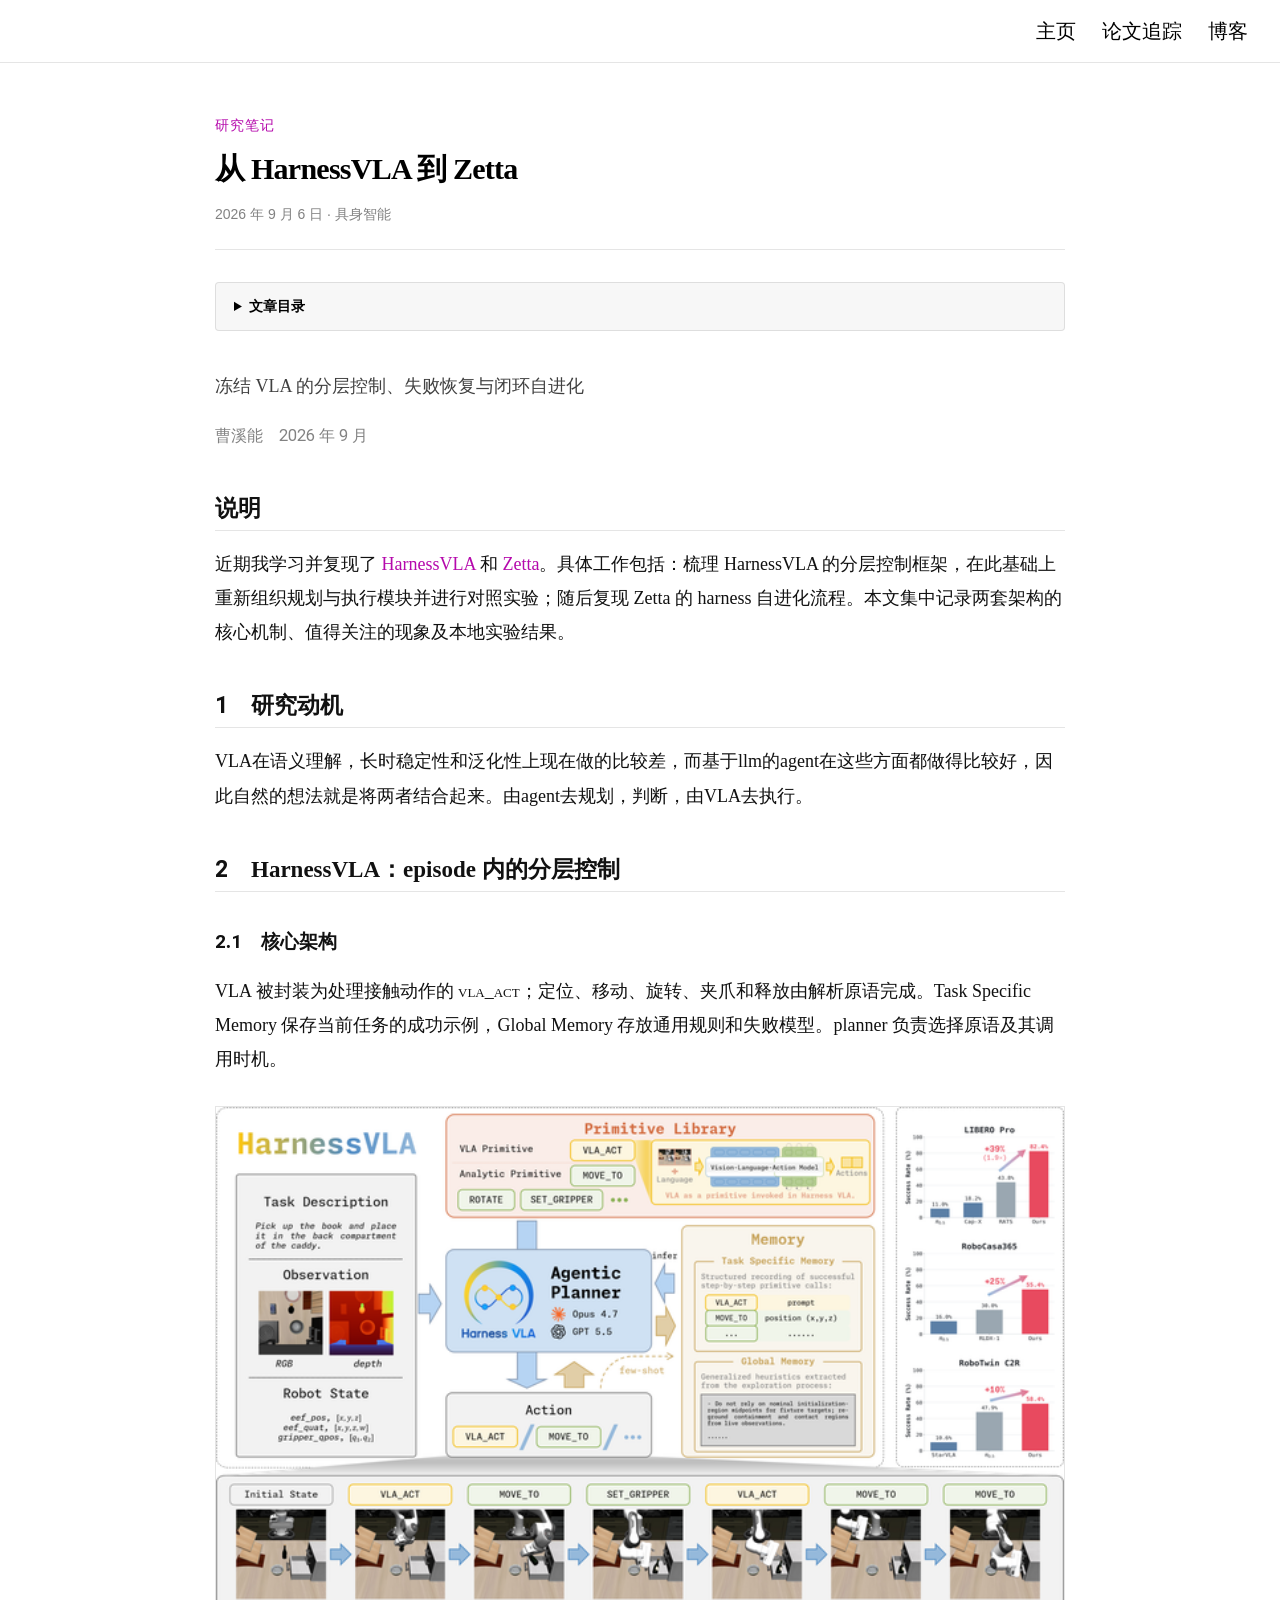
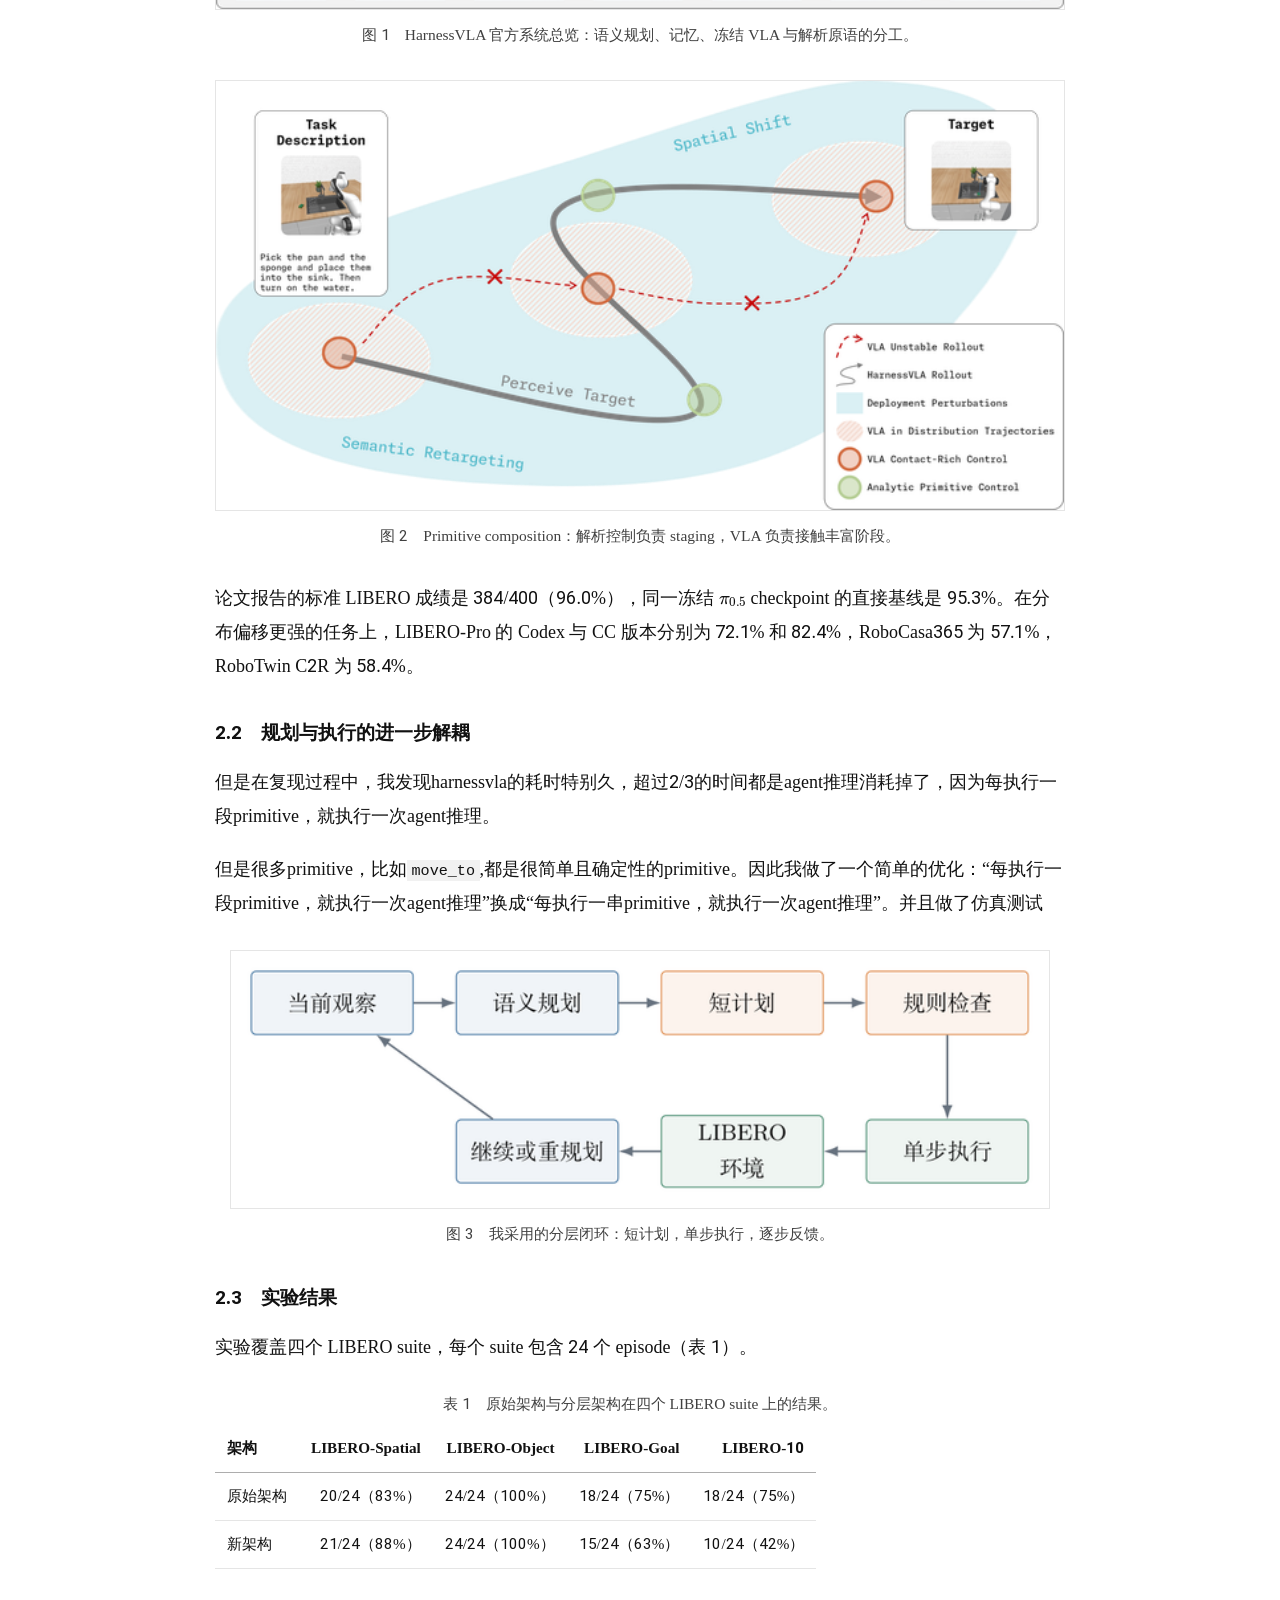
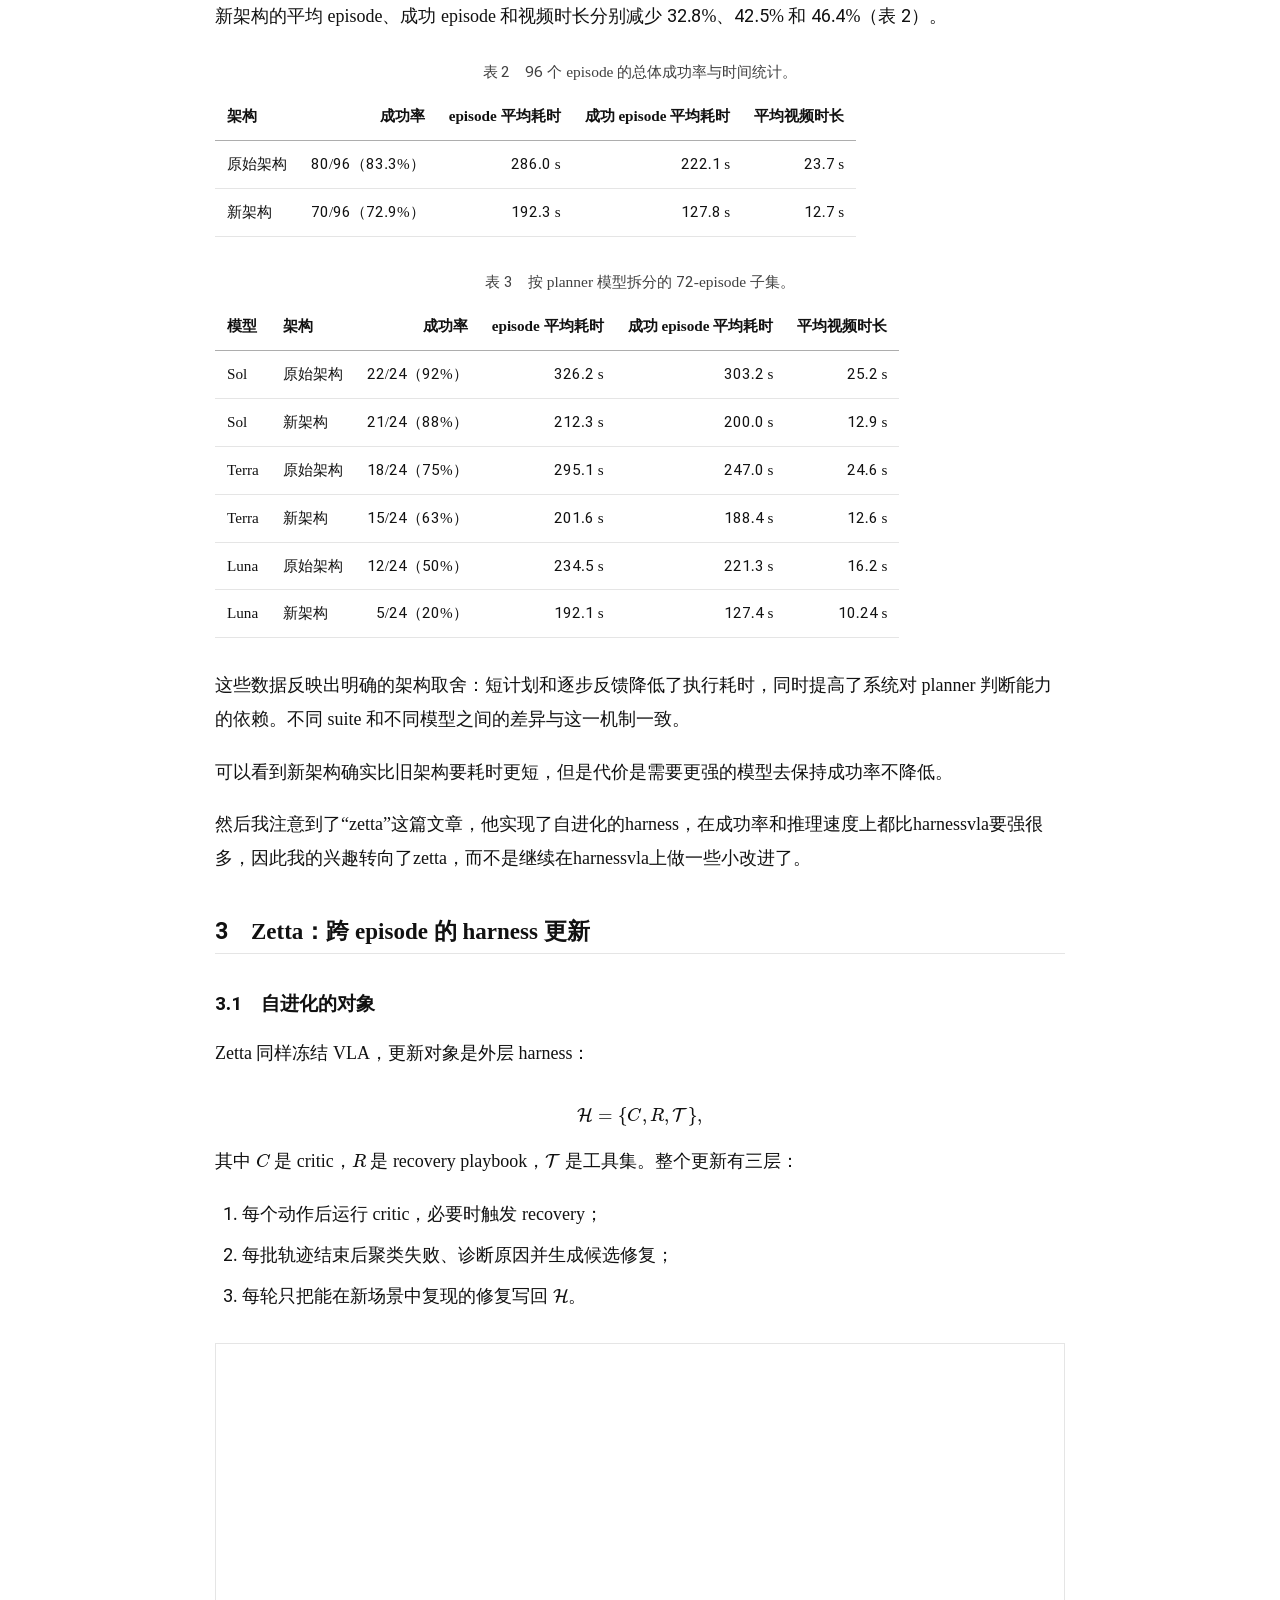
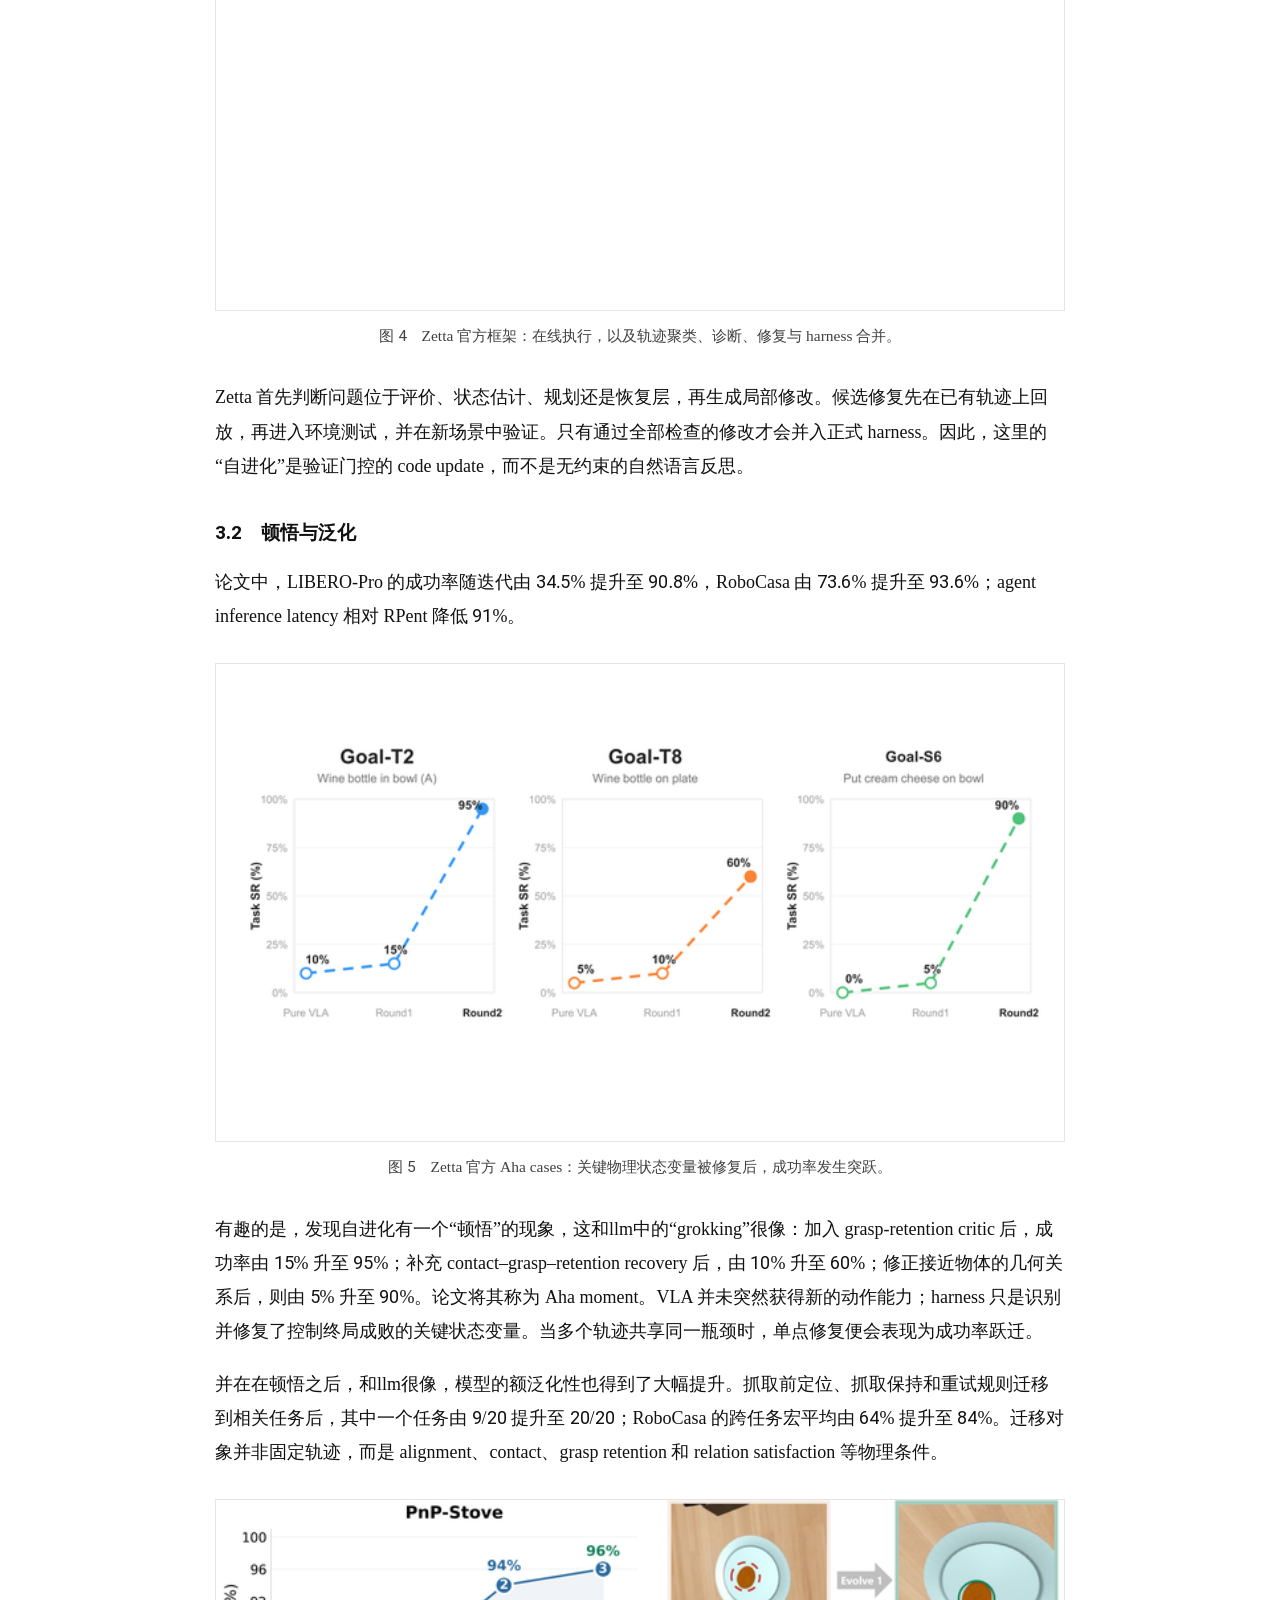
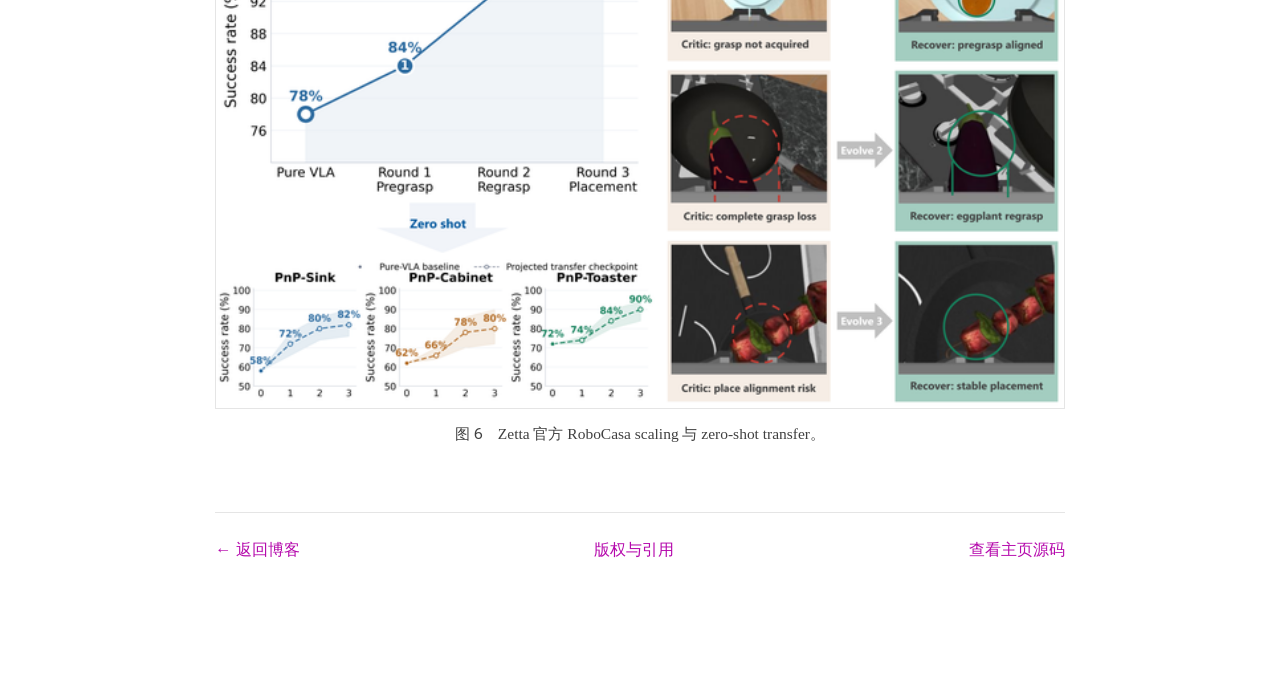
<file: blog/harnessvla-to-zetta/index.html>
<!doctype html>
<html lang="zh-CN">
<head>
    <meta charset="utf-8">
    <meta name="viewport" content="width=device-width, initial-scale=1">
    <title>从 HarnessVLA 到 Zetta · 曹溪能</title>
    <meta name="description" content="近期我学习并复现了 HarnessVLA 和 Zetta。">
    <meta property="og:type" content="article">
    <meta property="og:url" content="https://xixi-cc.github.io/blog/harnessvla-to-zetta/">
    <meta property="og:title" content="从 HarnessVLA 到 Zetta">
    <meta property="og:description" content="近期我学习并复现了 HarnessVLA 和 Zetta。">
    <meta property="og:image" content="https://xixi-cc.github.io/assets/blog/harnessvla-to-zetta/harnessvla_system_overview.png">
    <meta name="twitter:image" content="https://xixi-cc.github.io/assets/blog/harnessvla-to-zetta/harnessvla_system_overview.png">
    <meta property="article:published_time" content="2026-09-06">
    <meta name="twitter:card" content="summary_large_image">
    <meta name="twitter:title" content="从 HarnessVLA 到 Zetta">
    <meta name="twitter:description" content="近期我学习并复现了 HarnessVLA 和 Zetta。">
    <link rel="canonical" href="https://xixi-cc.github.io/blog/harnessvla-to-zetta/">
    <script type="application/ld+json">{"@context": "https://schema.org", "@type": "Article", "headline": "从 HarnessVLA 到 Zetta", "description": "近期我学习并复现了 HarnessVLA 和 Zetta。", "datePublished": "2026-09-06", "dateModified": "2026-09-06", "inLanguage": "zh-CN", "url": "https://xixi-cc.github.io/blog/harnessvla-to-zetta/", "mainEntityOfPage": "https://xixi-cc.github.io/blog/harnessvla-to-zetta/", "author": {"@type": "Person", "name": "Xineng Cao", "alternateName": ["Xixi Cao", "曹溪能"], "url": "https://xixi-cc.github.io/"}}</script>
    <link rel="icon" href="../../assets/favicon.svg" type="image/svg+xml">
    <link rel="stylesheet" href="../../styles.css">
    <link rel="stylesheet" href="../../blog.css">
    <script>
        window.MathJax = {
            chtml: {fontURL: '../../assets/mathjax/output/chtml/fonts/woff-v2'},
            options: {enableMenu: false}
        };
    </script>
    <script defer src="../../assets/mathjax/tex-mml-chtml.js"></script>

</head>
<body class="article-page">
    <header class="topbar">
        <nav aria-label="主导航">
            <a href="../../">主页</a>
            <a href="../../#reading">论文追踪</a>
            <a href="../../#blog" aria-current="page">博客</a>
        </nav>
    </header>

    <main class="article-shell">
        <article class="blog-article">
            <header class="article-header">
                <p class="article-kicker"><a href="../../#blog">研究笔记</a></p>
                <h1>从 HarnessVLA 到 Zetta</h1>
                <p class="article-meta"><time datetime="2026-09-06">2026 年 9 月 6 日</time> · 具身智能</p>
            </header>

            <details class="article-outline">
                <summary>文章目录</summary>
                <div class="toc">
<ul>
<li><a href="#说明">说明</a></li>
<li><a href="#1-研究动机">1 研究动机</a></li>
<li><a href="#2-harnessvlaepisode-内的分层控制">2 HarnessVLA：episode 内的分层控制</a><ul>
<li><a href="#21-核心架构">2.1 核心架构</a></li>
<li><a href="#22-规划与执行的进一步解耦">2.2 规划与执行的进一步解耦</a></li>
<li><a href="#23-实验结果">2.3 实验结果</a></li>
</ul>
</li>
<li><a href="#3-zetta跨-episode-的-harness-更新">3 Zetta：跨 episode 的 harness 更新</a><ul>
<li><a href="#31-自进化的对象">3.1 自进化的对象</a></li>
<li><a href="#32-顿悟与泛化">3.2 顿悟与泛化</a></li>
</ul>
</li>
</ul>
</div>

            </details>

            <div class="article-layout">
                <div class="article-content">
                    <p class="article-subtitle">冻结 VLA 的分层控制、失败恢复与闭环自进化</p>

<p class="article-byline">曹溪能　2026 年 9 月</p>

<h2 id="说明">说明</h2>
<p>近期我学习并复现了 <a href="https://arxiv.org/abs/2607.08448">HarnessVLA</a> 和 <a href="https://arxiv.org/abs/2608.16590">Zetta</a>。具体工作包括：梳理 HarnessVLA 的分层控制框架，在此基础上重新组织规划与执行模块并进行对照实验；随后复现 Zetta 的 harness 自进化流程。本文集中记录两套架构的核心机制、值得关注的现象及本地实验结果。</p>
<h2 id="1-研究动机">1　研究动机</h2>
<p>VLA在语义理解，长时稳定性和泛化性上现在做的比较差，而基于llm的agent在这些方面都做得比较好，因此自然的想法就是将两者结合起来。由agent去规划，判断，由VLA去执行。</p>
<h2 id="2-harnessvlaepisode-内的分层控制">2　HarnessVLA：episode 内的分层控制</h2>
<h3 id="21-核心架构">2.1　核心架构</h3>
<p>VLA 被封装为处理接触动作的 <span class="smallcaps">vla_act</span>；定位、移动、旋转、夹爪和释放由解析原语完成。Task Specific Memory 保存当前任务的成功示例，Global Memory 存放通用规则和失败模型。planner 负责选择原语及其调用时机。</p>
<figure>
  <picture><source type="image/webp" srcset="../../assets/blog/harnessvla-to-zetta/harnessvla_system_overview-640.webp 640w, ../../assets/blog/harnessvla-to-zetta/harnessvla_system_overview-1280.webp 1280w, ../../assets/blog/harnessvla-to-zetta/harnessvla_system_overview-2080.webp 2080w, ../../assets/blog/harnessvla-to-zetta/harnessvla_system_overview-4293.webp 4293w" sizes="(max-width: 620px) calc(100vw - 28px), (max-width: 914px) calc(100vw - 64px), 850px"><img loading="lazy" decoding="async" width="4293" height="2539" src="../../assets/blog/harnessvla-to-zetta/harnessvla_system_overview.png" alt="HarnessVLA 官方系统总览"></picture>
  <figcaption>图 1　HarnessVLA 官方系统总览：语义规划、记忆、冻结 VLA 与解析原语的分工。</figcaption>
</figure>

<figure>
  <picture><source type="image/webp" srcset="../../assets/blog/harnessvla-to-zetta/harnessvla_primitive_composition-640.webp 640w, ../../assets/blog/harnessvla-to-zetta/harnessvla_primitive_composition-1280.webp 1280w, ../../assets/blog/harnessvla-to-zetta/harnessvla_primitive_composition-2080.webp 2080w, ../../assets/blog/harnessvla-to-zetta/harnessvla_primitive_composition-4147.webp 4147w" sizes="(max-width: 620px) calc(100vw - 28px), (max-width: 914px) calc(100vw - 64px), 850px"><img loading="lazy" decoding="async" width="4147" height="2102" src="../../assets/blog/harnessvla-to-zetta/harnessvla_primitive_composition.png" alt="Primitive composition"></picture>
  <figcaption>图 2　Primitive composition：解析控制负责 staging，VLA 负责接触丰富阶段。</figcaption>
</figure>

<p>论文报告的标准 LIBERO 成绩是 384/400（96.0%），同一冻结 <span class="arithmatex">\(\pi_{0.5}\)</span> checkpoint 的直接基线是 95.3%。在分布偏移更强的任务上，LIBERO-Pro 的 Codex 与 CC 版本分别为 72.1% 和 82.4%，RoboCasa365 为 57.1%，RoboTwin C2R 为 58.4%。</p>
<h3 id="22-规划与执行的进一步解耦">2.2　规划与执行的进一步解耦</h3>
<p>但是在复现过程中，我发现harnessvla的耗时特别久，超过2/3的时间都是agent推理消耗掉了，因为每执行一段primitive，就执行一次agent推理。</p>
<p>但是很多primitive，比如<code>move_to</code>,都是很简单且确定性的primitive。因此我做了一个简单的优化：“每执行一段primitive，就执行一次agent推理”换成“每执行一串primitive，就执行一次agent推理”。并且做了仿真测试</p>
<figure class="figure-compact">
  <picture><source type="image/webp" srcset="../../assets/blog/harnessvla-to-zetta/event_loop-640.webp 640w, ../../assets/blog/harnessvla-to-zetta/event_loop-1007.webp 1007w" sizes="(max-width: 620px) calc(100vw - 28px), (max-width: 914px) calc(100vw - 64px), 850px"><img loading="lazy" decoding="async" width="1007" height="317" src="../../assets/blog/harnessvla-to-zetta/event_loop.png" alt="我采用的分层闭环"></picture>
  <figcaption>图 3　我采用的分层闭环：短计划，单步执行，逐步反馈。</figcaption>
</figure>

<h3 id="23-实验结果">2.3　实验结果</h3>
<p>实验覆盖四个 LIBERO suite，每个 suite 包含 24 个 episode（表 1）。</p>
<p class="table-caption">表 1　原始架构与分层架构在四个 LIBERO suite 上的结果。</p>

<table>
<thead>
<tr>
<th>架构</th>
<th style="text-align: right;">LIBERO-Spatial</th>
<th style="text-align: right;">LIBERO-Object</th>
<th style="text-align: right;">LIBERO-Goal</th>
<th style="text-align: right;">LIBERO-10</th>
</tr>
</thead>
<tbody>
<tr>
<td>原始架构</td>
<td style="text-align: right;">20/24（83%）</td>
<td style="text-align: right;">24/24（100%）</td>
<td style="text-align: right;">18/24（75%）</td>
<td style="text-align: right;">18/24（75%）</td>
</tr>
<tr>
<td>新架构</td>
<td style="text-align: right;">21/24（88%）</td>
<td style="text-align: right;">24/24（100%）</td>
<td style="text-align: right;">15/24（63%）</td>
<td style="text-align: right;">10/24（42%）</td>
</tr>
</tbody>
</table>
<p>新架构的平均 episode、成功 episode 和视频时长分别减少 32.8%、42.5% 和 46.4%（表 2）。</p>
<p class="table-caption">表 2　96 个 episode 的总体成功率与时间统计。</p>

<table>
<thead>
<tr>
<th>架构</th>
<th style="text-align: right;">成功率</th>
<th style="text-align: right;">episode 平均耗时</th>
<th style="text-align: right;">成功 episode 平均耗时</th>
<th style="text-align: right;">平均视频时长</th>
</tr>
</thead>
<tbody>
<tr>
<td>原始架构</td>
<td style="text-align: right;">80/96（83.3%）</td>
<td style="text-align: right;">286.0 s</td>
<td style="text-align: right;">222.1 s</td>
<td style="text-align: right;">23.7 s</td>
</tr>
<tr>
<td>新架构</td>
<td style="text-align: right;">70/96（72.9%）</td>
<td style="text-align: right;">192.3 s</td>
<td style="text-align: right;">127.8 s</td>
<td style="text-align: right;">12.7 s</td>
</tr>
</tbody>
</table>
<p class="table-caption">表 3　按 planner 模型拆分的 72-episode 子集。</p>

<table>
<thead>
<tr>
<th>模型</th>
<th>架构</th>
<th style="text-align: right;">成功率</th>
<th style="text-align: right;">episode 平均耗时</th>
<th style="text-align: right;">成功 episode 平均耗时</th>
<th style="text-align: right;">平均视频时长</th>
</tr>
</thead>
<tbody>
<tr>
<td>Sol</td>
<td>原始架构</td>
<td style="text-align: right;">22/24（92%）</td>
<td style="text-align: right;">326.2 s</td>
<td style="text-align: right;">303.2 s</td>
<td style="text-align: right;">25.2 s</td>
</tr>
<tr>
<td>Sol</td>
<td>新架构</td>
<td style="text-align: right;">21/24（88%）</td>
<td style="text-align: right;">212.3 s</td>
<td style="text-align: right;">200.0 s</td>
<td style="text-align: right;">12.9 s</td>
</tr>
<tr>
<td>Terra</td>
<td>原始架构</td>
<td style="text-align: right;">18/24（75%）</td>
<td style="text-align: right;">295.1 s</td>
<td style="text-align: right;">247.0 s</td>
<td style="text-align: right;">24.6 s</td>
</tr>
<tr>
<td>Terra</td>
<td>新架构</td>
<td style="text-align: right;">15/24（63%）</td>
<td style="text-align: right;">201.6 s</td>
<td style="text-align: right;">188.4 s</td>
<td style="text-align: right;">12.6 s</td>
</tr>
<tr>
<td>Luna</td>
<td>原始架构</td>
<td style="text-align: right;">12/24（50%）</td>
<td style="text-align: right;">234.5 s</td>
<td style="text-align: right;">221.3 s</td>
<td style="text-align: right;">16.2 s</td>
</tr>
<tr>
<td>Luna</td>
<td>新架构</td>
<td style="text-align: right;">5/24（20%）</td>
<td style="text-align: right;">192.1 s</td>
<td style="text-align: right;">127.4 s</td>
<td style="text-align: right;">10.24 s</td>
</tr>
</tbody>
</table>
<p>这些数据反映出明确的架构取舍：短计划和逐步反馈降低了执行耗时，同时提高了系统对 planner 判断能力的依赖。不同 suite 和不同模型之间的差异与这一机制一致。</p>
<p>可以看到新架构确实比旧架构要耗时更短，但是代价是需要更强的模型去保持成功率不降低。</p>
<p>然后我注意到了“zetta”这篇文章，他实现了自进化的harness，在成功率和推理速度上都比harnessvla要强很多，因此我的兴趣转向了zetta，而不是继续在harnessvla上做一些小改进了。</p>
<h2 id="3-zetta跨-episode-的-harness-更新">3　Zetta：跨 episode 的 harness 更新</h2>
<h3 id="31-自进化的对象">3.1　自进化的对象</h3>
<p>Zetta 同样冻结 VLA，更新对象是外层 harness：</p>
<div class="arithmatex">\[\mathcal H=\{C,R,\mathcal T\},\]</div>

<p>其中 <span class="arithmatex">\(C\)</span> 是 critic，<span class="arithmatex">\(R\)</span> 是 recovery playbook，<span class="arithmatex">\(\mathcal T\)</span> 是工具集。整个更新有三层：</p>
<ol>
<li>每个动作后运行 critic，必要时触发 recovery；</li>
<li>每批轨迹结束后聚类失败、诊断原因并生成候选修复；</li>
<li>每轮只把能在新场景中复现的修复写回 <span class="arithmatex">\(\mathcal H\)</span>。</li>
</ol>
<figure>
  <picture><source type="image/webp" srcset="../../assets/blog/harnessvla-to-zetta/zetta_agent_framework-640.webp 640w, ../../assets/blog/harnessvla-to-zetta/zetta_agent_framework-1280.webp 1280w, ../../assets/blog/harnessvla-to-zetta/zetta_agent_framework-2080.webp 2080w, ../../assets/blog/harnessvla-to-zetta/zetta_agent_framework-3040.webp 3040w" sizes="(max-width: 620px) calc(100vw - 28px), (max-width: 914px) calc(100vw - 64px), 850px"><img loading="lazy" decoding="async" width="3040" height="2027" src="../../assets/blog/harnessvla-to-zetta/zetta_agent_framework.png" alt="Zetta 官方框架"></picture>
  <figcaption>图 4　Zetta 官方框架：在线执行，以及轨迹聚类、诊断、修复与 harness 合并。</figcaption>
</figure>

<p>Zetta 首先判断问题位于评价、状态估计、规划还是恢复层，再生成局部修改。候选修复先在已有轨迹上回放，再进入环境测试，并在新场景中验证。只有通过全部检查的修改才会并入正式 harness。因此，这里的“自进化”是验证门控的 code update，而不是无约束的自然语言反思。</p>
<h3 id="32-顿悟与泛化">3.2　顿悟与泛化</h3>
<p>论文中，LIBERO-Pro 的成功率随迭代由 34.5% 提升至 90.8%，RoboCasa 由 73.6% 提升至 93.6%；agent inference latency 相对 RPent 降低 91%。</p>
<figure>
  <picture><source type="image/webp" srcset="../../assets/blog/harnessvla-to-zetta/zetta_aha_cases-640.webp 640w, ../../assets/blog/harnessvla-to-zetta/zetta_aha_cases-1280.webp 1280w, ../../assets/blog/harnessvla-to-zetta/zetta_aha_cases-2080.webp 2080w, ../../assets/blog/harnessvla-to-zetta/zetta_aha_cases-2934.webp 2934w" sizes="(max-width: 620px) calc(100vw - 28px), (max-width: 914px) calc(100vw - 64px), 850px"><img loading="lazy" decoding="async" width="2934" height="1650" src="../../assets/blog/harnessvla-to-zetta/zetta_aha_cases.png" alt="Zetta 官方 Aha cases"></picture>
  <figcaption>图 5　Zetta 官方 Aha cases：关键物理状态变量被修复后，成功率发生突跃。</figcaption>
</figure>

<p>有趣的是，发现自进化有一个“顿悟”的现象，这和llm中的“grokking”很像：加入 grasp-retention critic 后，成功率由 15% 升至 95%；补充 contact–grasp–retention recovery 后，由 10% 升至 60%；修正接近物体的几何关系后，则由 5% 升至 90%。论文将其称为 Aha moment。VLA 并未突然获得新的动作能力；harness 只是识别并修复了控制终局成败的关键状态变量。当多个轨迹共享同一瓶颈时，单点修复便会表现为成功率跃迁。</p>
<p>并在在顿悟之后，和llm很像，模型的额泛化性也得到了大幅提升。抓取前定位、抓取保持和重试规则迁移到相关任务后，其中一个任务由 9/20 提升至 20/20；RoboCasa 的跨任务宏平均由 64% 提升至 84%。迁移对象并非固定轨迹，而是 alignment、contact、grasp retention 和 relation satisfaction 等物理条件。</p>
<figure>
  <picture><source type="image/webp" srcset="../../assets/blog/harnessvla-to-zetta/scaling_robocasa-640.webp 640w, ../../assets/blog/harnessvla-to-zetta/scaling_robocasa-1280.webp 1280w, ../../assets/blog/harnessvla-to-zetta/scaling_robocasa-2080.webp 2080w, ../../assets/blog/harnessvla-to-zetta/scaling_robocasa-2489.webp 2489w" sizes="(max-width: 620px) calc(100vw - 28px), (max-width: 914px) calc(100vw - 64px), 850px"><img loading="lazy" decoding="async" width="2489" height="1491" src="../../assets/blog/harnessvla-to-zetta/scaling_robocasa.png" alt="Zetta 官方 RoboCasa scaling 与 zero-shot transfer"></picture>
  <figcaption>图 6　Zetta 官方 RoboCasa scaling 与 zero-shot transfer。</figcaption>
</figure>
                </div>
            </div>

            <footer class="article-footer">
                <a href="../../#blog">← 返回博客</a>
                <a href="../../rights.html">版权与引用</a>
                <a href="https://github.com/xixi-cc/xixi-cc.github.io">查看主页源码</a>
            </footer>
        </article>
    </main>
    <!-- Cloudflare Web Analytics -->
    <script type="module" src="https://static.cloudflareinsights.com/beacon.min.js" data-cf-beacon='{"token":"73522e5dee9b42b0be84b4847e4dd502"}'></script>
    <!-- End Cloudflare Web Analytics -->
</body>
</html>
</file>
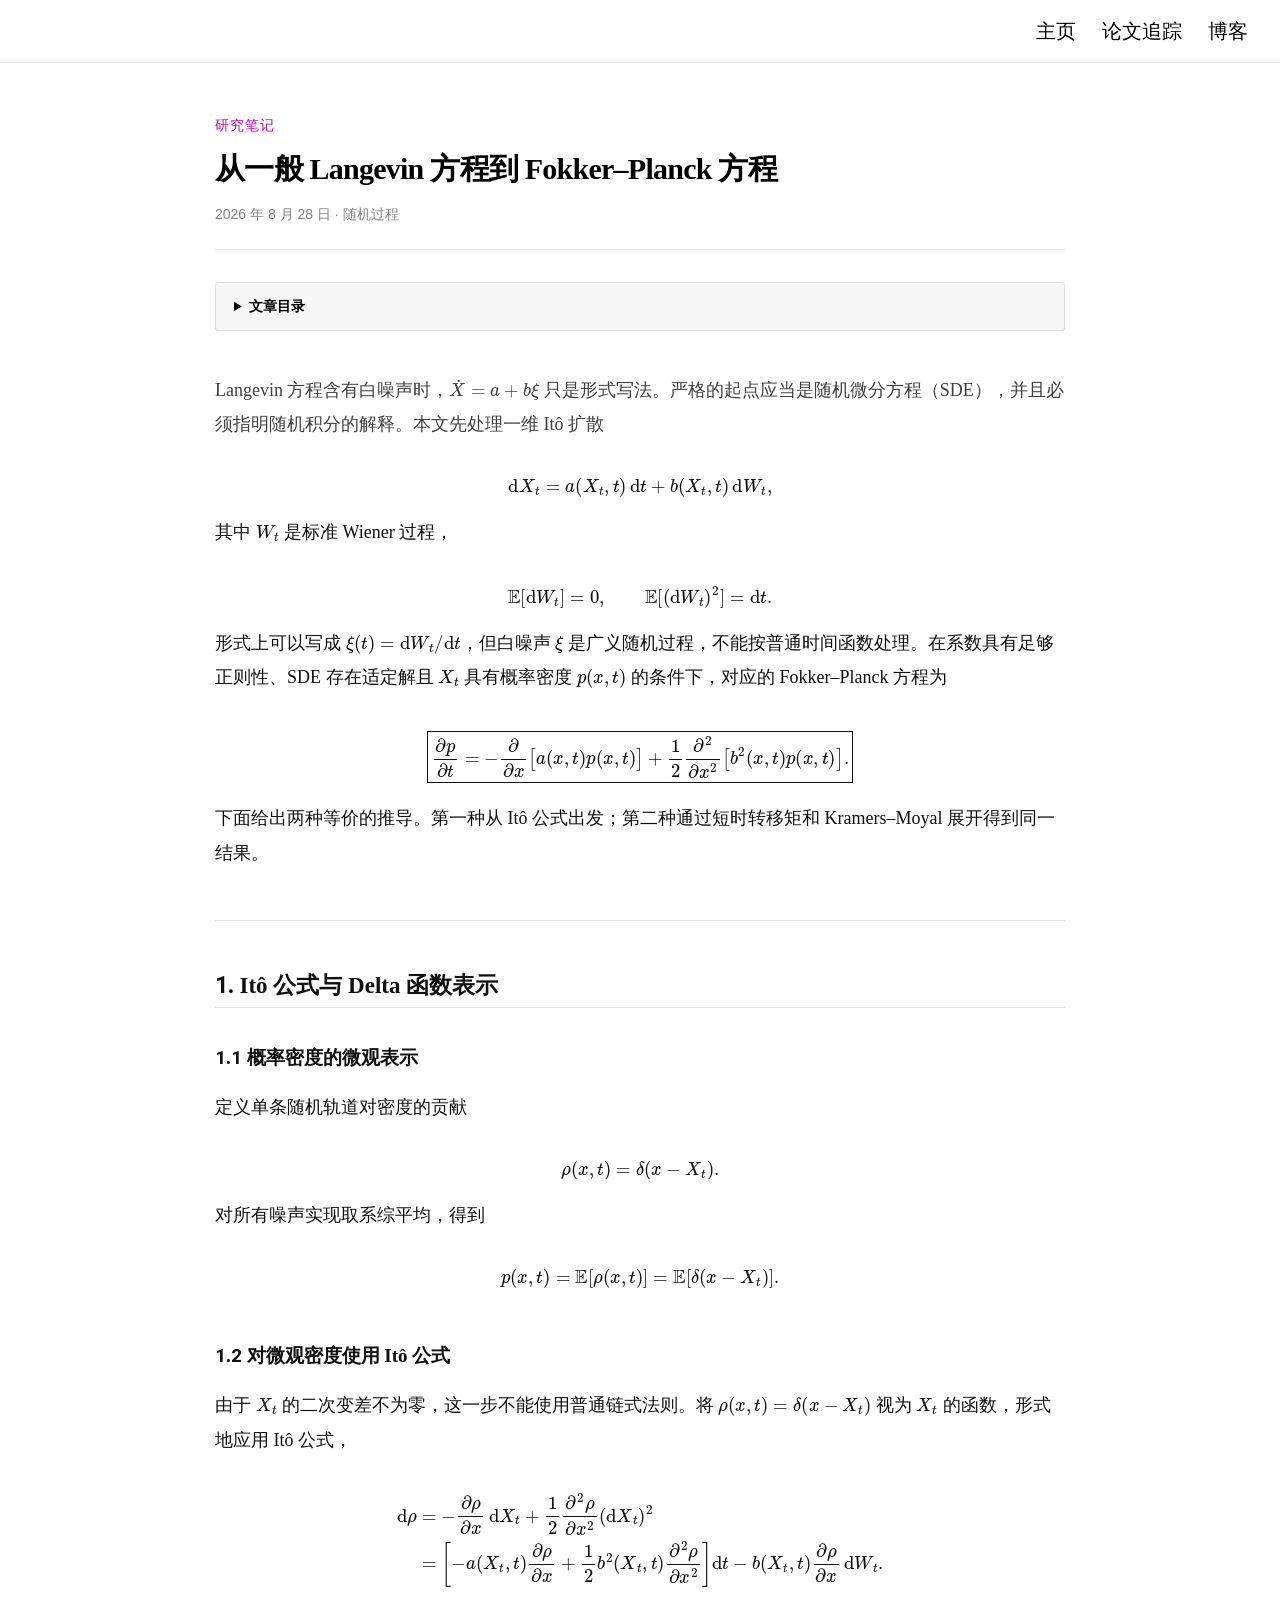
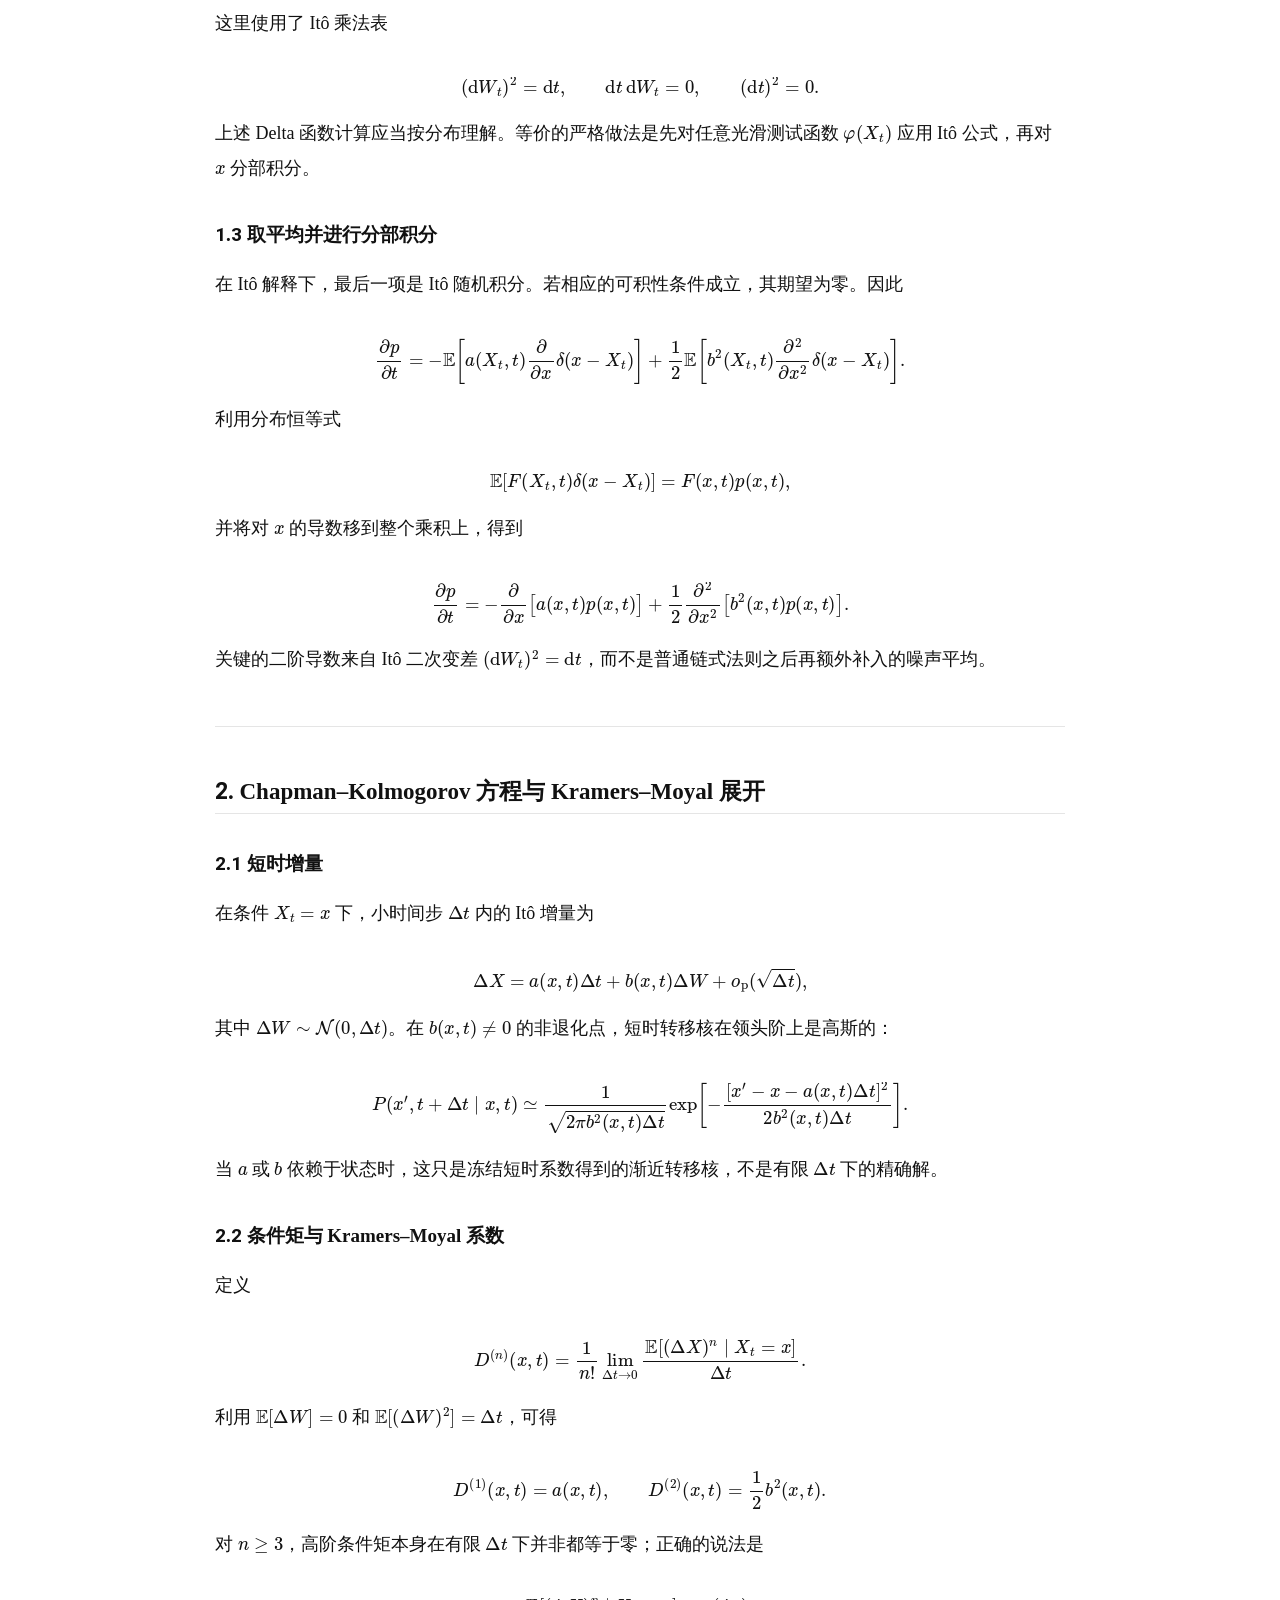
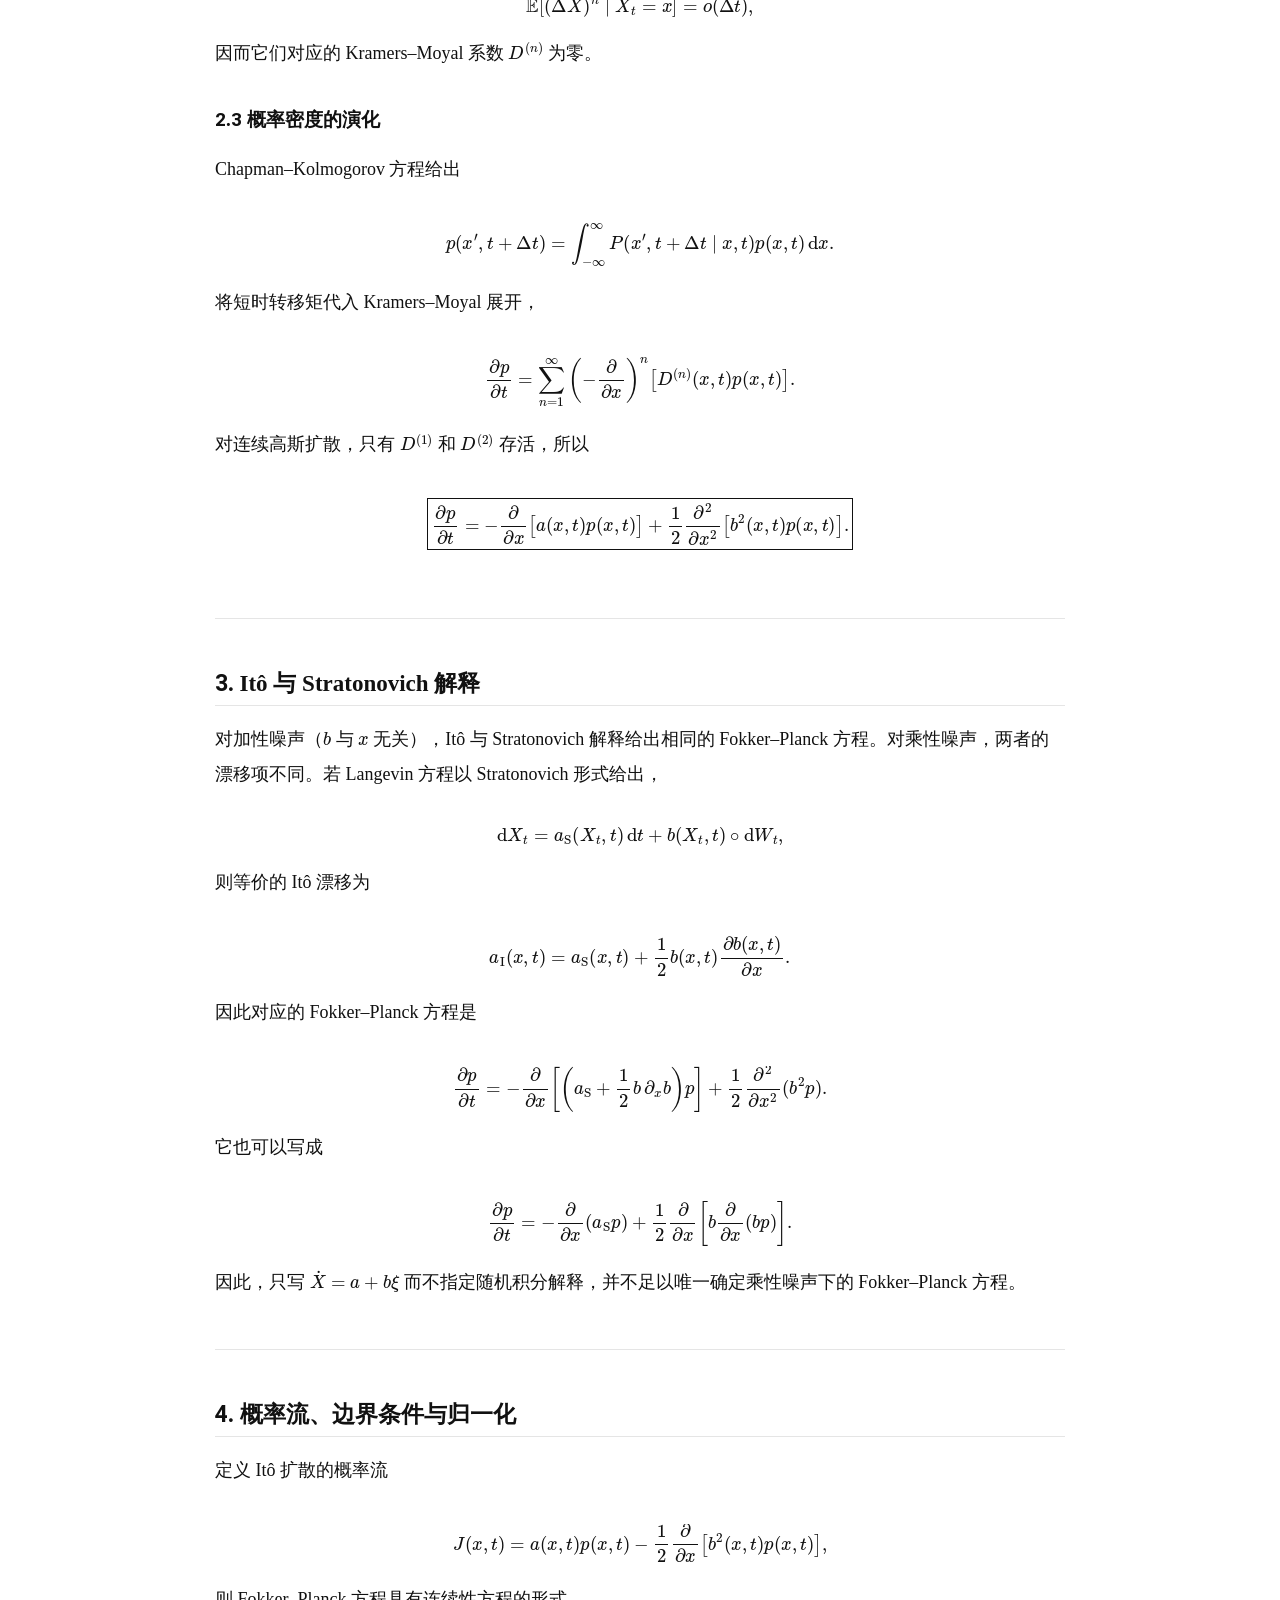
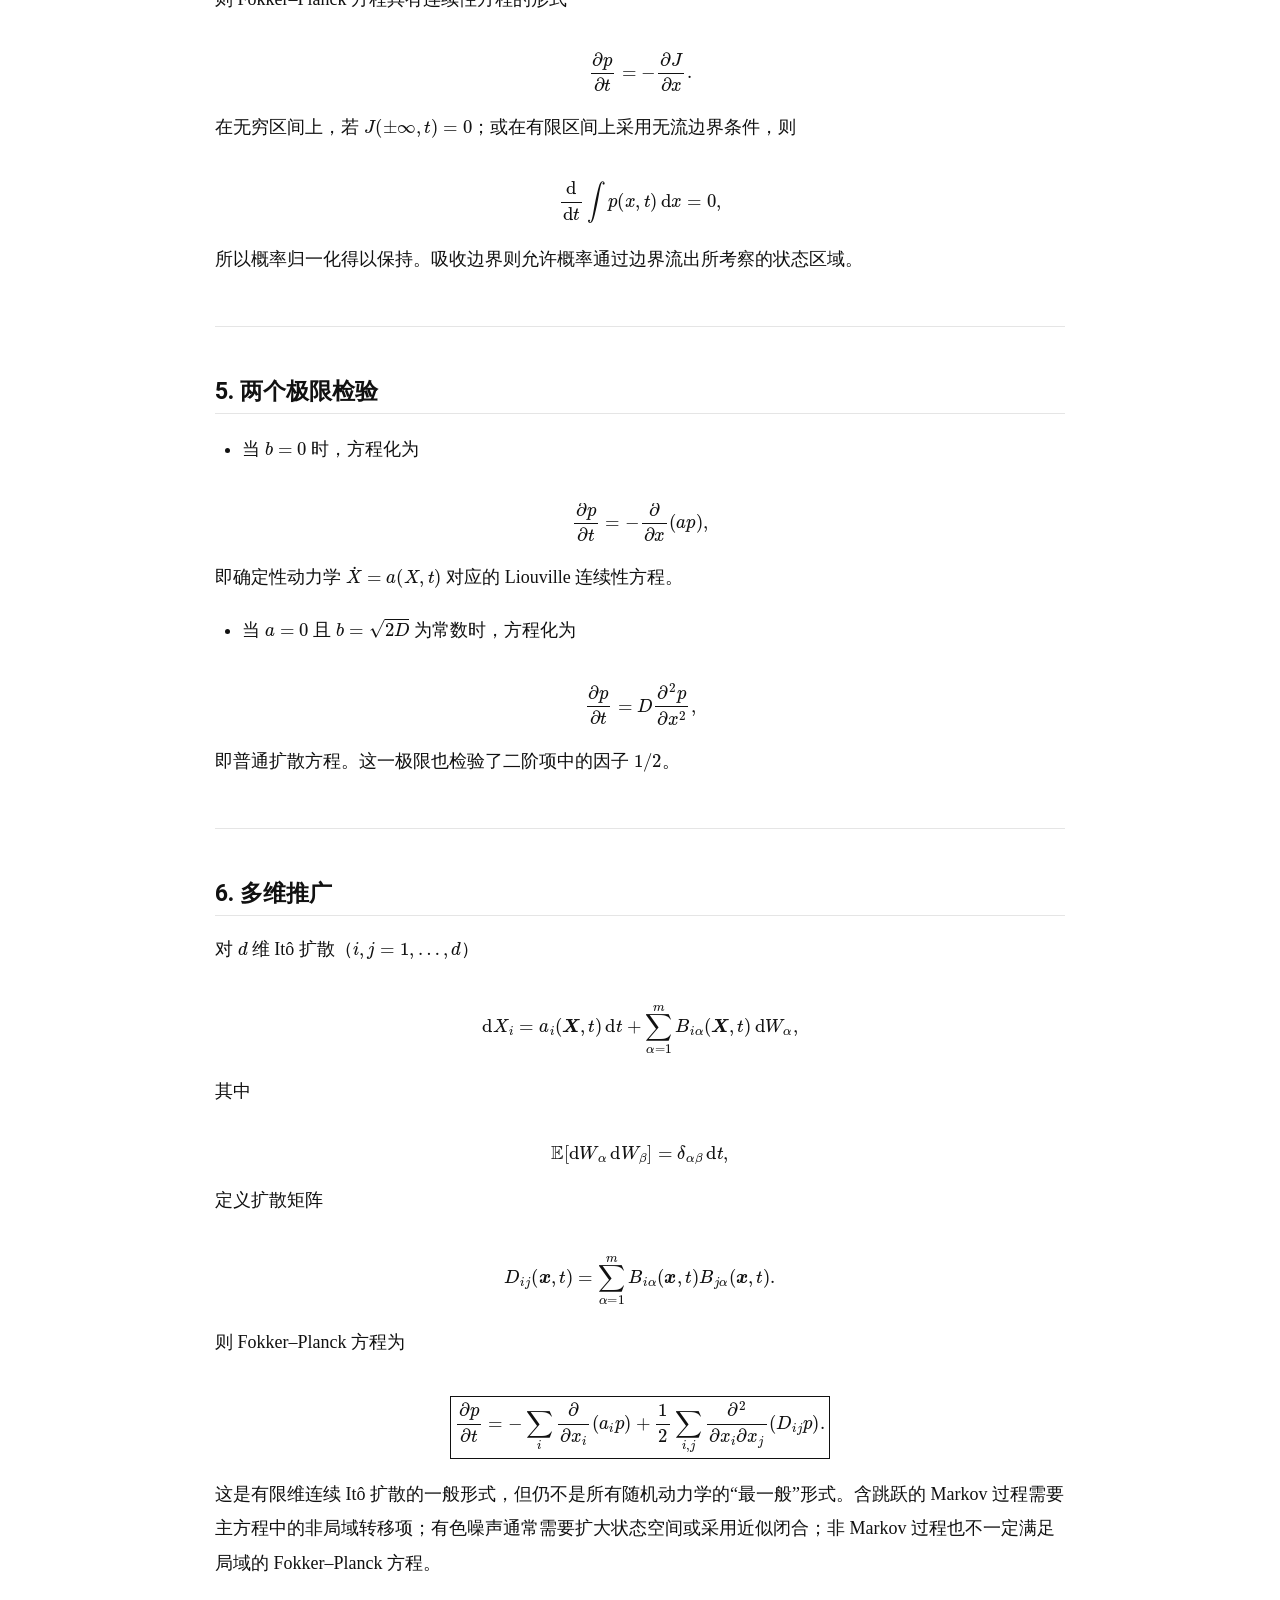
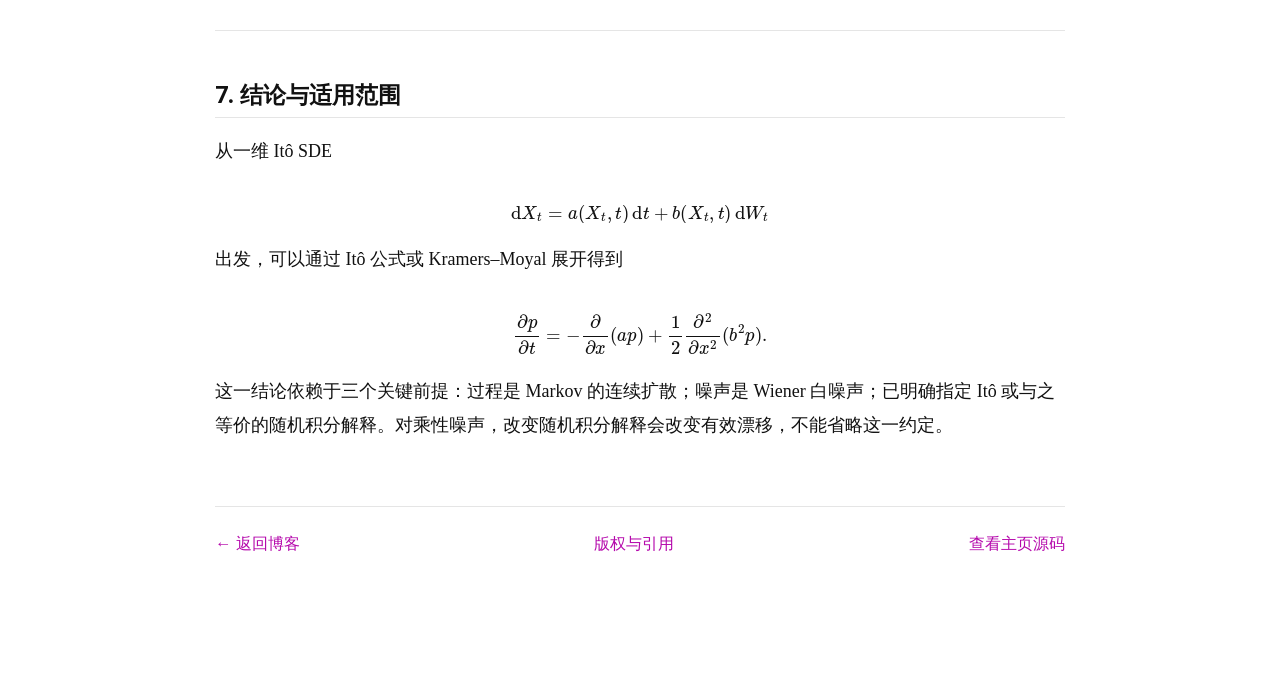
<file: blog/langevin-fokker-planck/index.html>
<!doctype html>
<html lang="zh-CN">
<head>
    <meta charset="utf-8">
    <meta name="viewport" content="width=device-width, initial-scale=1">
    <title>从一般 Langevin 方程到 Fokker–Planck 方程 · 曹溪能</title>
    <meta name="description" content="从 Itô 随机微分方程出发，用生成元与短时传播核两条路线推导 Fokker–Planck 方程，并讨论 Stratonovich 约定。">
    <meta property="og:type" content="article">
    <meta property="og:url" content="https://xixi-cc.github.io/blog/langevin-fokker-planck/">
    <meta property="og:title" content="从一般 Langevin 方程到 Fokker–Planck 方程">
    <meta property="og:description" content="从 Itô 随机微分方程出发，用生成元与短时传播核两条路线推导 Fokker–Planck 方程，并讨论 Stratonovich 约定。">
    <meta property="article:published_time" content="2026-08-28">
    <meta name="twitter:card" content="summary">
    <meta name="twitter:title" content="从一般 Langevin 方程到 Fokker–Planck 方程">
    <meta name="twitter:description" content="从 Itô 随机微分方程出发，用生成元与短时传播核两条路线推导 Fokker–Planck 方程，并讨论 Stratonovich 约定。">
    <link rel="canonical" href="https://xixi-cc.github.io/blog/langevin-fokker-planck/">
    <script type="application/ld+json">{"@context": "https://schema.org", "@type": "Article", "headline": "从一般 Langevin 方程到 Fokker–Planck 方程", "description": "从 Itô 随机微分方程出发，用生成元与短时传播核两条路线推导 Fokker–Planck 方程，并讨论 Stratonovich 约定。", "datePublished": "2026-08-28", "dateModified": "2026-08-28", "inLanguage": "zh-CN", "url": "https://xixi-cc.github.io/blog/langevin-fokker-planck/", "mainEntityOfPage": "https://xixi-cc.github.io/blog/langevin-fokker-planck/", "author": {"@type": "Person", "name": "Xineng Cao", "alternateName": ["Xixi Cao", "曹溪能"], "url": "https://xixi-cc.github.io/"}}</script>
    <link rel="icon" href="../../assets/favicon.svg" type="image/svg+xml">
    <link rel="stylesheet" href="../../styles.css">
    <link rel="stylesheet" href="../../blog.css">
    <script>
        window.MathJax = {
            chtml: {fontURL: '../../assets/mathjax/output/chtml/fonts/woff-v2'},
            options: {enableMenu: false}
        };
    </script>
    <script defer src="../../assets/mathjax/tex-mml-chtml.js"></script>

</head>
<body class="article-page">
    <header class="topbar">
        <nav aria-label="主导航">
            <a href="../../">主页</a>
            <a href="../../#reading">论文追踪</a>
            <a href="../../#blog" aria-current="page">博客</a>
        </nav>
    </header>

    <main class="article-shell">
        <article class="blog-article">
            <header class="article-header">
                <p class="article-kicker"><a href="../../#blog">研究笔记</a></p>
                <h1>从一般 Langevin 方程到 Fokker–Planck 方程</h1>
                <p class="article-meta"><time datetime="2026-08-28">2026 年 8 月 28 日</time> · 随机过程</p>
            </header>

            <details class="article-outline">
                <summary>文章目录</summary>
                <div class="toc">
<ul>
<li><a href="#1-itô-公式与-delta-函数表示">1. Itô 公式与 Delta 函数表示</a><ul>
<li><a href="#11-概率密度的微观表示">1.1 概率密度的微观表示</a></li>
<li><a href="#12-对微观密度使用-itô-公式">1.2 对微观密度使用 Itô 公式</a></li>
<li><a href="#13-取平均并进行分部积分">1.3 取平均并进行分部积分</a></li>
</ul>
</li>
<li><a href="#2-chapmankolmogorov-方程与-kramersmoyal-展开">2. Chapman–Kolmogorov 方程与 Kramers–Moyal 展开</a><ul>
<li><a href="#21-短时增量">2.1 短时增量</a></li>
<li><a href="#22-条件矩与-kramersmoyal-系数">2.2 条件矩与 Kramers–Moyal 系数</a></li>
<li><a href="#23-概率密度的演化">2.3 概率密度的演化</a></li>
</ul>
</li>
<li><a href="#3-itô-与-stratonovich-解释">3. Itô 与 Stratonovich 解释</a></li>
<li><a href="#4-概率流边界条件与归一化">4. 概率流、边界条件与归一化</a></li>
<li><a href="#5-两个极限检验">5. 两个极限检验</a></li>
<li><a href="#6-多维推广">6. 多维推广</a></li>
<li><a href="#7-结论与适用范围">7. 结论与适用范围</a></li>
</ul>
</div>

            </details>

            <div class="article-layout">
                <div class="article-content">
                    <p>Langevin 方程含有白噪声时，<span class="arithmatex">\(\dot X=a+b\xi\)</span> 只是形式写法。严格的起点应当是随机微分方程（SDE），并且必须指明随机积分的解释。本文先处理一维 Itô 扩散</p>
<div class="arithmatex">\[\mathrm dX_t=a(X_t,t)\,\mathrm dt+b(X_t,t)\,\mathrm dW_t,\]</div>

<p>其中 <span class="arithmatex">\(W_t\)</span> 是标准 Wiener 过程，</p>
<div class="arithmatex">\[\mathbb E[\mathrm dW_t]=0,
\qquad
\mathbb E[(\mathrm dW_t)^2]=\mathrm dt.\]</div>

<p>形式上可以写成 <span class="arithmatex">\(\xi(t)=\mathrm dW_t/\mathrm dt\)</span>，但白噪声 <span class="arithmatex">\(\xi\)</span> 是广义随机过程，不能按普通时间函数处理。在系数具有足够正则性、SDE 存在适定解且 <span class="arithmatex">\(X_t\)</span> 具有概率密度 <span class="arithmatex">\(p(x,t)\)</span> 的条件下，对应的 Fokker–Planck 方程为</p>
<div class="arithmatex">\[\boxed{
\frac{\partial p}{\partial t}
=-\frac{\partial}{\partial x}\bigl[a(x,t)p(x,t)\bigr]
+\frac12\frac{\partial^2}{\partial x^2}
\bigl[b^2(x,t)p(x,t)\bigr].
}\]</div>

<p>下面给出两种等价的推导。第一种从 Itô 公式出发；第二种通过短时转移矩和 Kramers–Moyal 展开得到同一结果。</p>
<hr>
<h2 id="1-itô-公式与-delta-函数表示">1. Itô 公式与 Delta 函数表示</h2>
<h3 id="11-概率密度的微观表示">1.1 概率密度的微观表示</h3>
<p>定义单条随机轨道对密度的贡献</p>
<div class="arithmatex">\[\rho(x,t)=\delta(x-X_t).\]</div>

<p>对所有噪声实现取系综平均，得到</p>
<div class="arithmatex">\[p(x,t)=\mathbb E[\rho(x,t)]
=\mathbb E[\delta(x-X_t)].\]</div>

<h3 id="12-对微观密度使用-itô-公式">1.2 对微观密度使用 Itô 公式</h3>
<p>由于 <span class="arithmatex">\(X_t\)</span> 的二次变差不为零，这一步不能使用普通链式法则。将 <span class="arithmatex">\(\rho(x,t)=\delta(x-X_t)\)</span> 视为 <span class="arithmatex">\(X_t\)</span> 的函数，形式地应用 Itô 公式，</p>
<div class="arithmatex">\[\begin{aligned}
\mathrm d\rho
&amp;=-\frac{\partial\rho}{\partial x}\,\mathrm dX_t
+\frac12\frac{\partial^2\rho}{\partial x^2}(\mathrm dX_t)^2 \\
&amp;=\left[
-a(X_t,t)\frac{\partial\rho}{\partial x}
+\frac12 b^2(X_t,t)\frac{\partial^2\rho}{\partial x^2}
\right]\mathrm dt
-b(X_t,t)\frac{\partial\rho}{\partial x}\,\mathrm dW_t.
\end{aligned}\]</div>

<p>这里使用了 Itô 乘法表</p>
<div class="arithmatex">\[(\mathrm dW_t)^2=\mathrm dt,
\qquad
\mathrm dt\,\mathrm dW_t=0,
\qquad
(\mathrm dt)^2=0.\]</div>

<p>上述 Delta 函数计算应当按分布理解。等价的严格做法是先对任意光滑测试函数 <span class="arithmatex">\(\varphi(X_t)\)</span> 应用 Itô 公式，再对 <span class="arithmatex">\(x\)</span> 分部积分。</p>
<h3 id="13-取平均并进行分部积分">1.3 取平均并进行分部积分</h3>
<p>在 Itô 解释下，最后一项是 Itô 随机积分。若相应的可积性条件成立，其期望为零。因此</p>
<div class="arithmatex">\[\frac{\partial p}{\partial t}
=-\mathbb E\!\left[
a(X_t,t)\frac{\partial}{\partial x}\delta(x-X_t)
\right]
+\frac12\mathbb E\!\left[
b^2(X_t,t)\frac{\partial^2}{\partial x^2}\delta(x-X_t)
\right].\]</div>

<p>利用分布恒等式</p>
<div class="arithmatex">\[\mathbb E\!\left[F(X_t,t)\delta(x-X_t)\right]
=F(x,t)p(x,t),\]</div>

<p>并将对 <span class="arithmatex">\(x\)</span> 的导数移到整个乘积上，得到</p>
<div class="arithmatex">\[\frac{\partial p}{\partial t}
=-\frac{\partial}{\partial x}\bigl[a(x,t)p(x,t)\bigr]
+\frac12\frac{\partial^2}{\partial x^2}
\bigl[b^2(x,t)p(x,t)\bigr].\]</div>

<p>关键的二阶导数来自 Itô 二次变差 <span class="arithmatex">\((\mathrm dW_t)^2=\mathrm dt\)</span>，而不是普通链式法则之后再额外补入的噪声平均。</p>
<hr>
<h2 id="2-chapmankolmogorov-方程与-kramersmoyal-展开">2. Chapman–Kolmogorov 方程与 Kramers–Moyal 展开</h2>
<h3 id="21-短时增量">2.1 短时增量</h3>
<p>在条件 <span class="arithmatex">\(X_t=x\)</span> 下，小时间步 <span class="arithmatex">\(\Delta t\)</span> 内的 Itô 增量为</p>
<div class="arithmatex">\[\Delta X
=a(x,t)\Delta t+b(x,t)\Delta W+o_{\mathrm p}(\sqrt{\Delta t}),\]</div>

<p>其中 <span class="arithmatex">\(\Delta W\sim\mathcal N(0,\Delta t)\)</span>。在 <span class="arithmatex">\(b(x,t)\neq0\)</span> 的非退化点，短时转移核在领头阶上是高斯的：</p>
<div class="arithmatex">\[P(x&#x27;,t+\Delta t\mid x,t)
\simeq
\frac{1}{\sqrt{2\pi b^2(x,t)\Delta t}}
\exp\!\left[
-\frac{[x&#x27;-x-a(x,t)\Delta t]^2}
{2b^2(x,t)\Delta t}
\right].\]</div>

<p>当 <span class="arithmatex">\(a\)</span> 或 <span class="arithmatex">\(b\)</span> 依赖于状态时，这只是冻结短时系数得到的渐近转移核，不是有限 <span class="arithmatex">\(\Delta t\)</span> 下的精确解。</p>
<h3 id="22-条件矩与-kramersmoyal-系数">2.2 条件矩与 Kramers–Moyal 系数</h3>
<p>定义</p>
<div class="arithmatex">\[D^{(n)}(x,t)
=\frac{1}{n!}\lim_{\Delta t\to0}
\frac{\mathbb E[(\Delta X)^n\mid X_t=x]}{\Delta t}.\]</div>

<p>利用 <span class="arithmatex">\(\mathbb E[\Delta W]=0\)</span> 和 <span class="arithmatex">\(\mathbb E[(\Delta W)^2]=\Delta t\)</span>，可得</p>
<div class="arithmatex">\[D^{(1)}(x,t)=a(x,t),
\qquad
D^{(2)}(x,t)=\frac12 b^2(x,t).\]</div>

<p>对 <span class="arithmatex">\(n\geq3\)</span>，高阶条件矩本身在有限 <span class="arithmatex">\(\Delta t\)</span> 下并非都等于零；正确的说法是</p>
<div class="arithmatex">\[\mathbb E[(\Delta X)^n\mid X_t=x]=o(\Delta t),\]</div>

<p>因而它们对应的 Kramers–Moyal 系数 <span class="arithmatex">\(D^{(n)}\)</span> 为零。</p>
<h3 id="23-概率密度的演化">2.3 概率密度的演化</h3>
<p>Chapman–Kolmogorov 方程给出</p>
<div class="arithmatex">\[p(x&#x27;,t+\Delta t)
=\int_{-\infty}^{\infty}
P(x&#x27;,t+\Delta t\mid x,t)p(x,t)\,\mathrm dx.\]</div>

<p>将短时转移矩代入 Kramers–Moyal 展开，</p>
<div class="arithmatex">\[\frac{\partial p}{\partial t}
=\sum_{n=1}^{\infty}
\left(-\frac{\partial}{\partial x}\right)^n
\bigl[D^{(n)}(x,t)p(x,t)\bigr].\]</div>

<p>对连续高斯扩散，只有 <span class="arithmatex">\(D^{(1)}\)</span> 和 <span class="arithmatex">\(D^{(2)}\)</span> 存活，所以</p>
<div class="arithmatex">\[\boxed{
\frac{\partial p}{\partial t}
=-\frac{\partial}{\partial x}\bigl[a(x,t)p(x,t)\bigr]
+\frac12\frac{\partial^2}{\partial x^2}
\bigl[b^2(x,t)p(x,t)\bigr].
}\]</div>

<hr>
<h2 id="3-itô-与-stratonovich-解释">3. Itô 与 Stratonovich 解释</h2>
<p>对加性噪声（<span class="arithmatex">\(b\)</span> 与 <span class="arithmatex">\(x\)</span> 无关），Itô 与 Stratonovich 解释给出相同的 Fokker–Planck 方程。对乘性噪声，两者的漂移项不同。若 Langevin 方程以 Stratonovich 形式给出，</p>
<div class="arithmatex">\[\mathrm dX_t
=a_{\mathrm S}(X_t,t)\,\mathrm dt
+b(X_t,t)\circ\mathrm dW_t,\]</div>

<p>则等价的 Itô 漂移为</p>
<div class="arithmatex">\[a_{\mathrm I}(x,t)
=a_{\mathrm S}(x,t)
+\frac12 b(x,t)\frac{\partial b(x,t)}{\partial x}.\]</div>

<p>因此对应的 Fokker–Planck 方程是</p>
<div class="arithmatex">\[\frac{\partial p}{\partial t}
=-\frac{\partial}{\partial x}
\left[\left(a_{\mathrm S}
+\frac12 b\,\partial_x b\right)p\right]
+\frac12\frac{\partial^2}{\partial x^2}(b^2p).\]</div>

<p>它也可以写成</p>
<div class="arithmatex">\[\frac{\partial p}{\partial t}
=-\frac{\partial}{\partial x}(a_{\mathrm S}p)
+\frac12\frac{\partial}{\partial x}
\left[b\frac{\partial}{\partial x}(bp)\right].\]</div>

<p>因此，只写 <span class="arithmatex">\(\dot X=a+b\xi\)</span> 而不指定随机积分解释，并不足以唯一确定乘性噪声下的 Fokker–Planck 方程。</p>
<hr>
<h2 id="4-概率流边界条件与归一化">4. 概率流、边界条件与归一化</h2>
<p>定义 Itô 扩散的概率流</p>
<div class="arithmatex">\[J(x,t)
=a(x,t)p(x,t)
-\frac12\frac{\partial}{\partial x}
\bigl[b^2(x,t)p(x,t)\bigr],\]</div>

<p>则 Fokker–Planck 方程具有连续性方程的形式</p>
<div class="arithmatex">\[\frac{\partial p}{\partial t}=-\frac{\partial J}{\partial x}.\]</div>

<p>在无穷区间上，若 <span class="arithmatex">\(J(\pm\infty,t)=0\)</span>；或在有限区间上采用无流边界条件，则</p>
<div class="arithmatex">\[\frac{\mathrm d}{\mathrm dt}
\int p(x,t)\,\mathrm dx=0,\]</div>

<p>所以概率归一化得以保持。吸收边界则允许概率通过边界流出所考察的状态区域。</p>
<hr>
<h2 id="5-两个极限检验">5. 两个极限检验</h2>
<ul>
<li>当 <span class="arithmatex">\(b=0\)</span> 时，方程化为</li>
</ul>
<div class="arithmatex">\[\frac{\partial p}{\partial t}
=-\frac{\partial}{\partial x}(ap),\]</div>

<p>即确定性动力学 <span class="arithmatex">\(\dot X=a(X,t)\)</span> 对应的 Liouville 连续性方程。</p>
<ul>
<li>当 <span class="arithmatex">\(a=0\)</span> 且 <span class="arithmatex">\(b=\sqrt{2D}\)</span> 为常数时，方程化为</li>
</ul>
<div class="arithmatex">\[\frac{\partial p}{\partial t}
=D\frac{\partial^2p}{\partial x^2},\]</div>

<p>即普通扩散方程。这一极限也检验了二阶项中的因子 <span class="arithmatex">\(1/2\)</span>。</p>
<hr>
<h2 id="6-多维推广">6. 多维推广</h2>
<p>对 <span class="arithmatex">\(d\)</span> 维 Itô 扩散（<span class="arithmatex">\(i,j=1,\ldots,d\)</span>）</p>
<div class="arithmatex">\[\mathrm dX_i
=a_i(\boldsymbol X,t)\,\mathrm dt
+\sum_{\alpha=1}^{m}
B_{i\alpha}(\boldsymbol X,t)\,\mathrm dW_\alpha,\]</div>

<p>其中</p>
<div class="arithmatex">\[\mathbb E[\mathrm dW_\alpha\,\mathrm dW_\beta]
=\delta_{\alpha\beta}\,\mathrm dt,\]</div>

<p>定义扩散矩阵</p>
<div class="arithmatex">\[D_{ij}(\boldsymbol x,t)
=\sum_{\alpha=1}^{m}
B_{i\alpha}(\boldsymbol x,t)B_{j\alpha}(\boldsymbol x,t).\]</div>

<p>则 Fokker–Planck 方程为</p>
<div class="arithmatex">\[\boxed{
\frac{\partial p}{\partial t}
=-\sum_i\frac{\partial}{\partial x_i}(a_i p)
+\frac12\sum_{i,j}
\frac{\partial^2}{\partial x_i\partial x_j}(D_{ij}p).
}\]</div>

<p>这是有限维连续 Itô 扩散的一般形式，但仍不是所有随机动力学的“最一般”形式。含跳跃的 Markov 过程需要主方程中的非局域转移项；有色噪声通常需要扩大状态空间或采用近似闭合；非 Markov 过程也不一定满足局域的 Fokker–Planck 方程。</p>
<hr>
<h2 id="7-结论与适用范围">7. 结论与适用范围</h2>
<p>从一维 Itô SDE</p>
<div class="arithmatex">\[\mathrm dX_t=a(X_t,t)\,\mathrm dt+b(X_t,t)\,\mathrm dW_t\]</div>

<p>出发，可以通过 Itô 公式或 Kramers–Moyal 展开得到</p>
<div class="arithmatex">\[\frac{\partial p}{\partial t}
=-\frac{\partial}{\partial x}(ap)
+\frac12\frac{\partial^2}{\partial x^2}(b^2p).\]</div>

<p>这一结论依赖于三个关键前提：过程是 Markov 的连续扩散；噪声是 Wiener 白噪声；已明确指定 Itô 或与之等价的随机积分解释。对乘性噪声，改变随机积分解释会改变有效漂移，不能省略这一约定。</p>
                </div>
            </div>

            <footer class="article-footer">
                <a href="../../#blog">← 返回博客</a>
                <a href="../../rights.html">版权与引用</a>
                <a href="https://github.com/xixi-cc/xixi-cc.github.io">查看主页源码</a>
            </footer>
        </article>
    </main>
    <!-- Cloudflare Web Analytics -->
    <script type="module" src="https://static.cloudflareinsights.com/beacon.min.js" data-cf-beacon='{"token":"73522e5dee9b42b0be84b4847e4dd502"}'></script>
    <!-- End Cloudflare Web Analytics -->
</body>
</html>
</file>
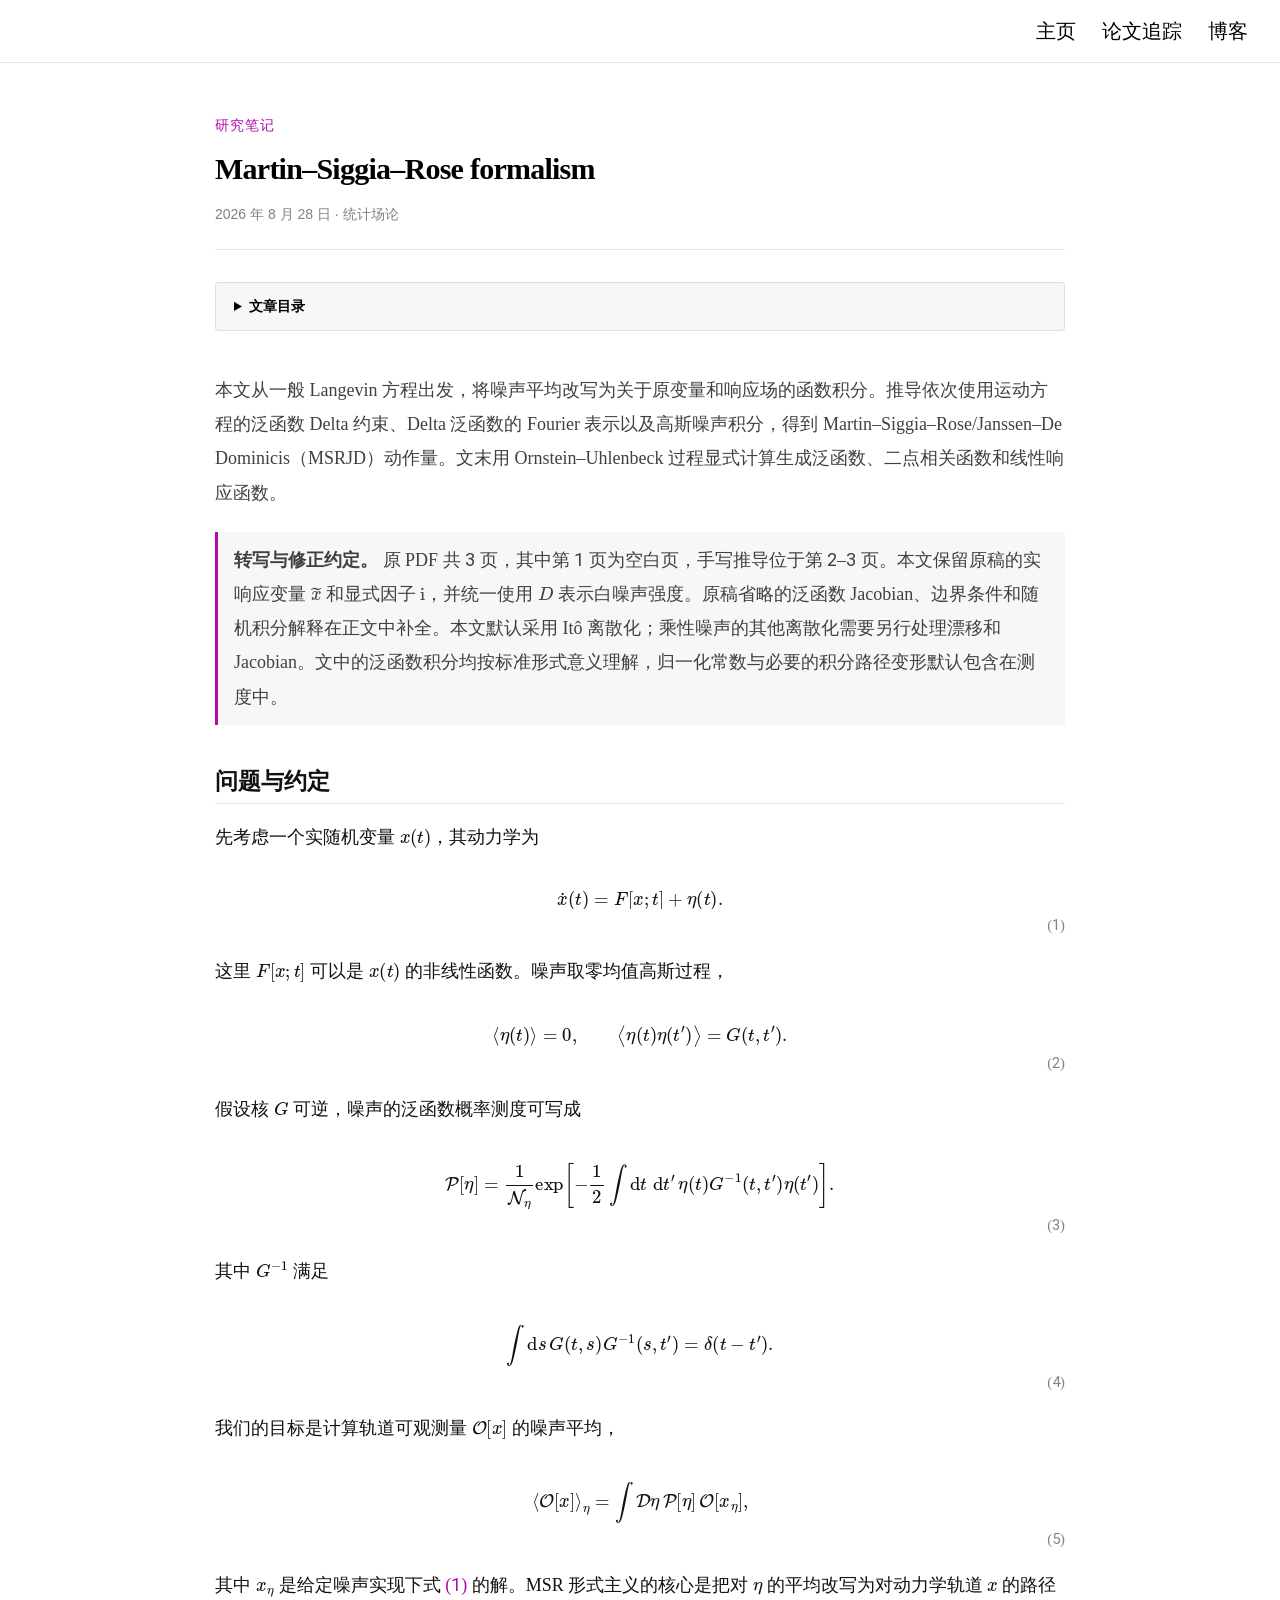
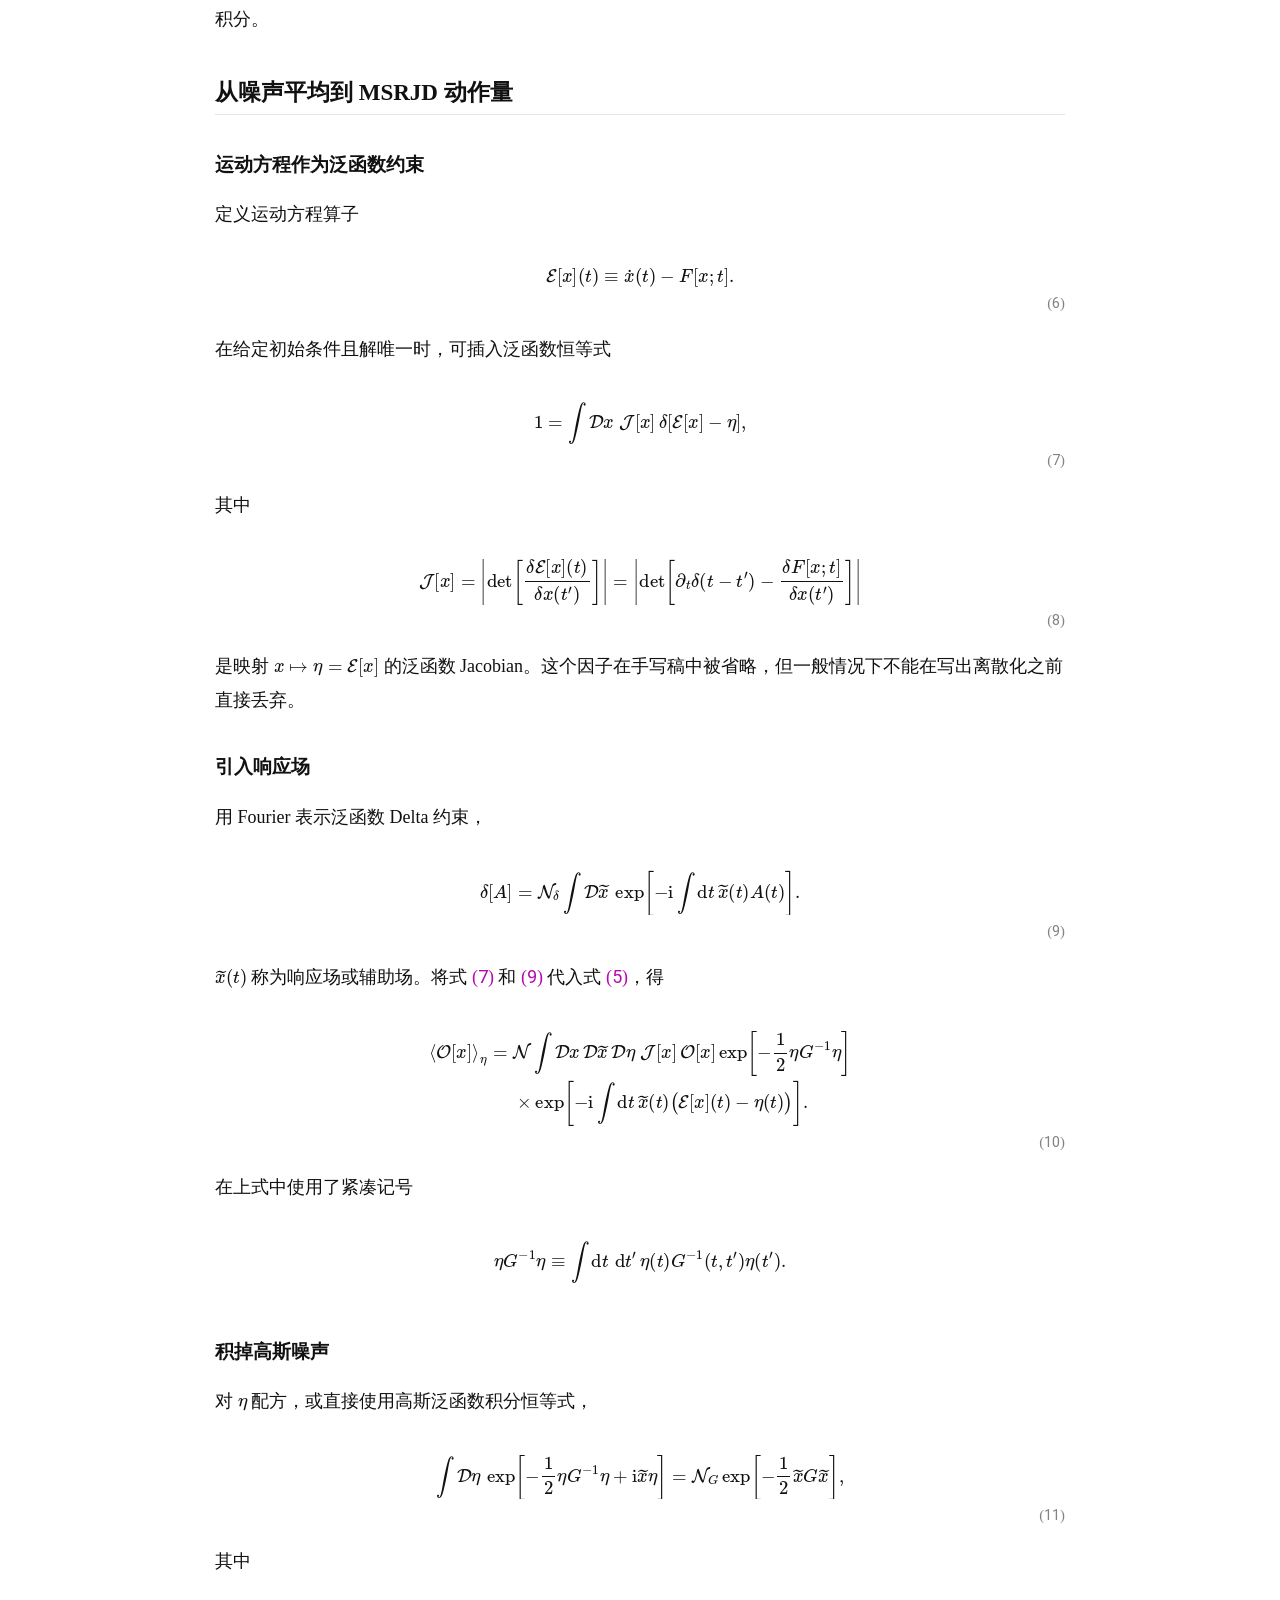
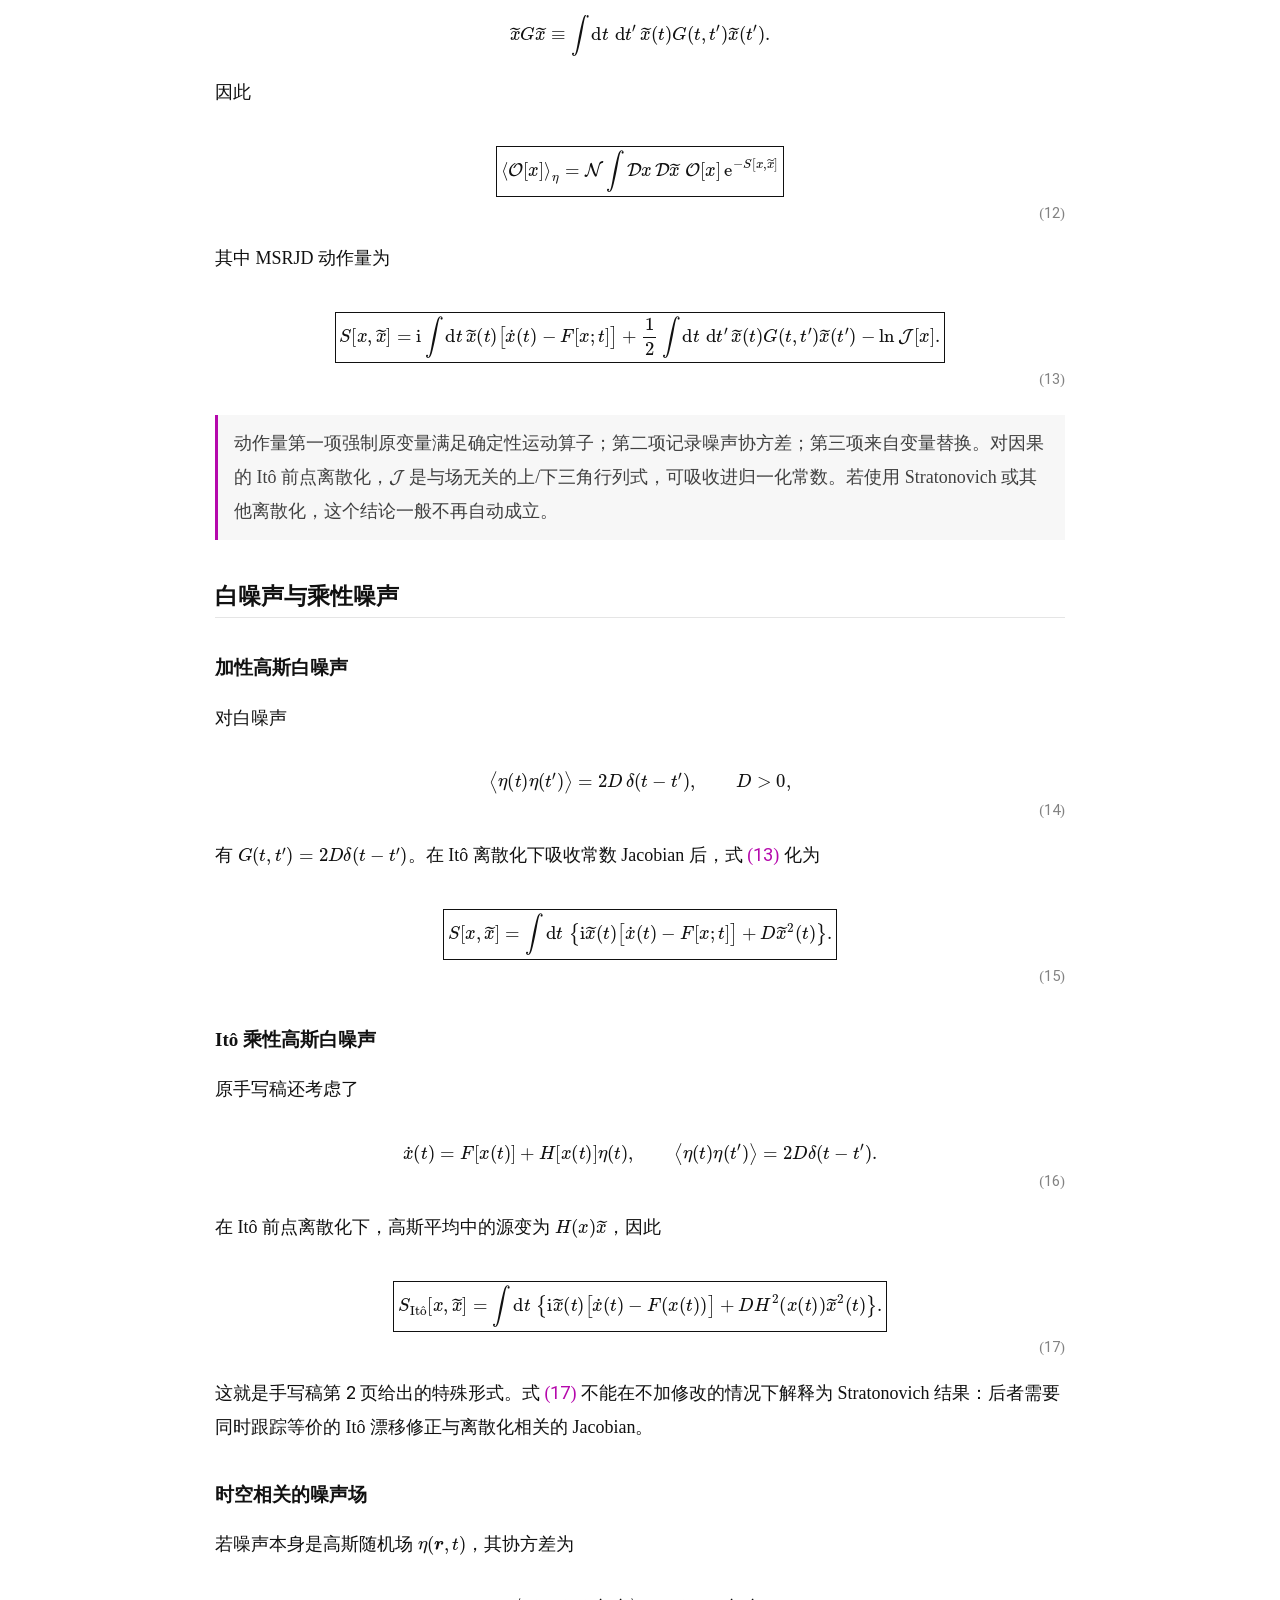
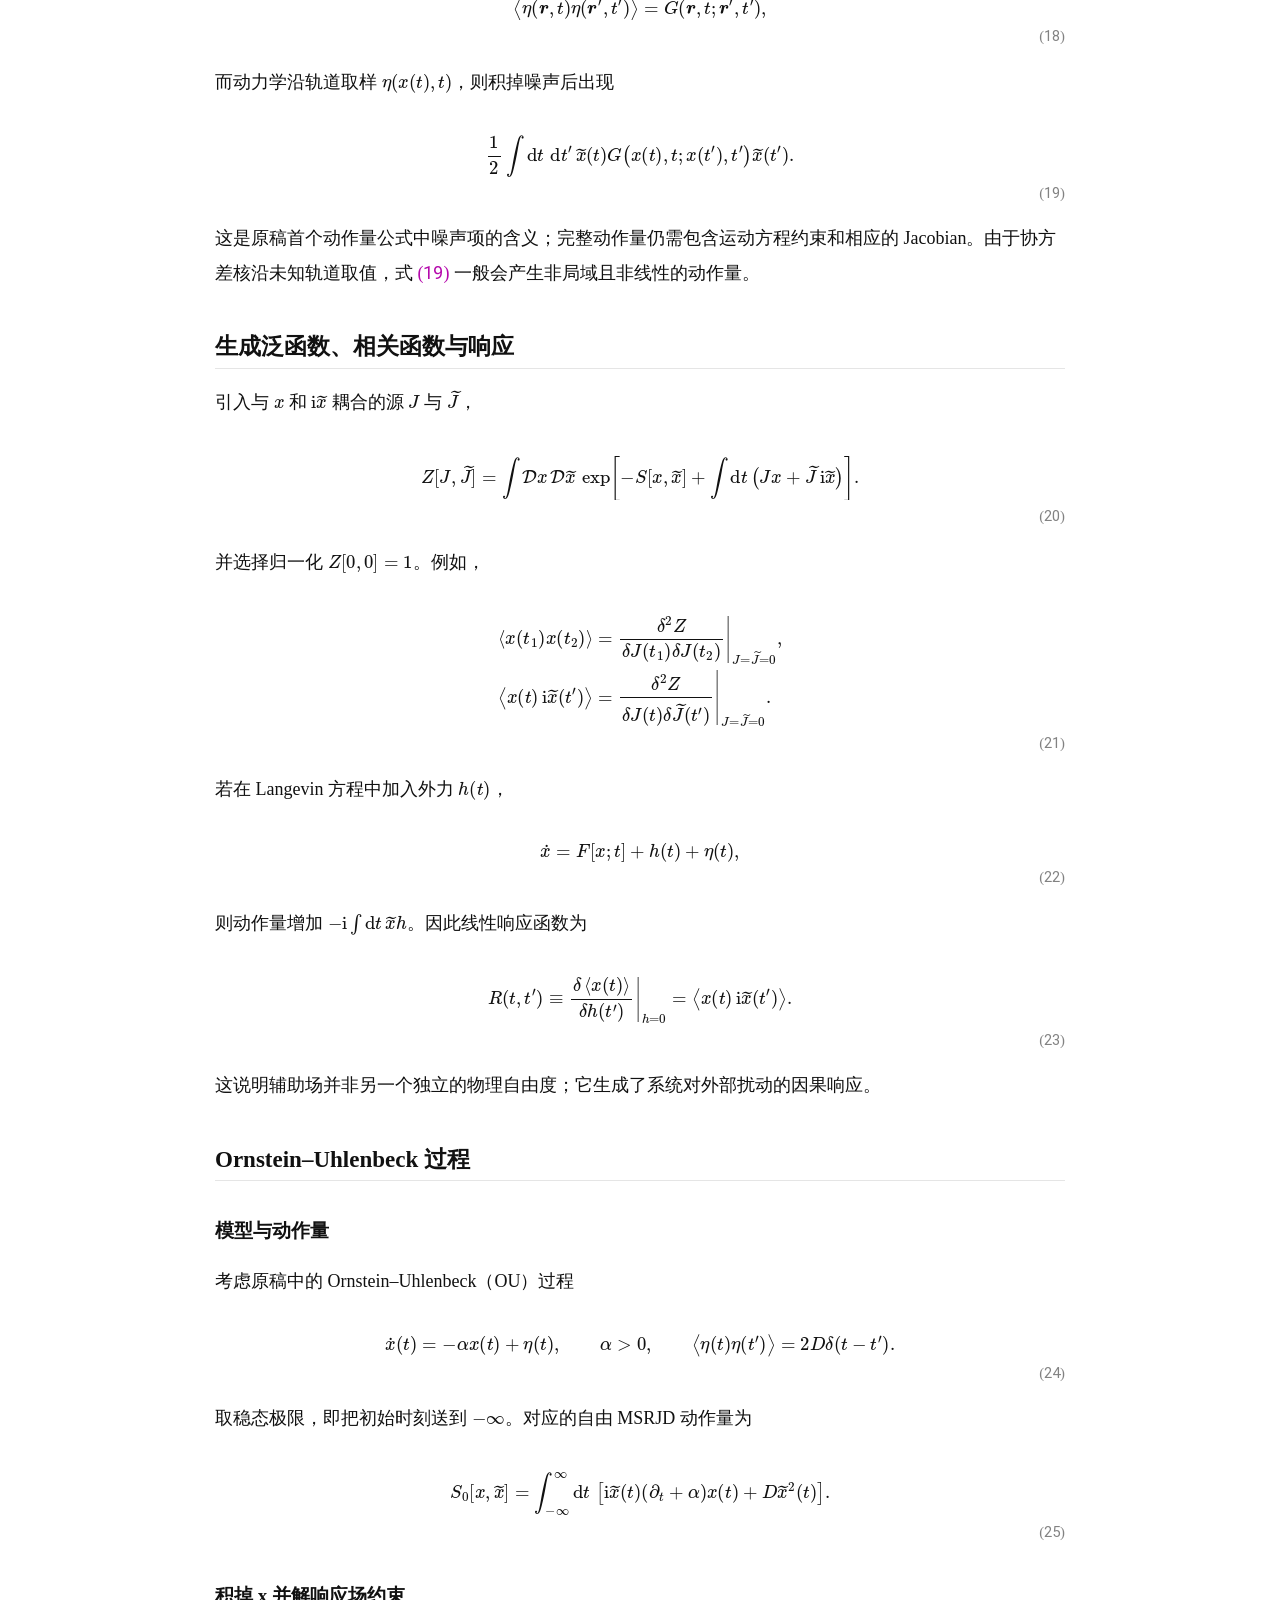
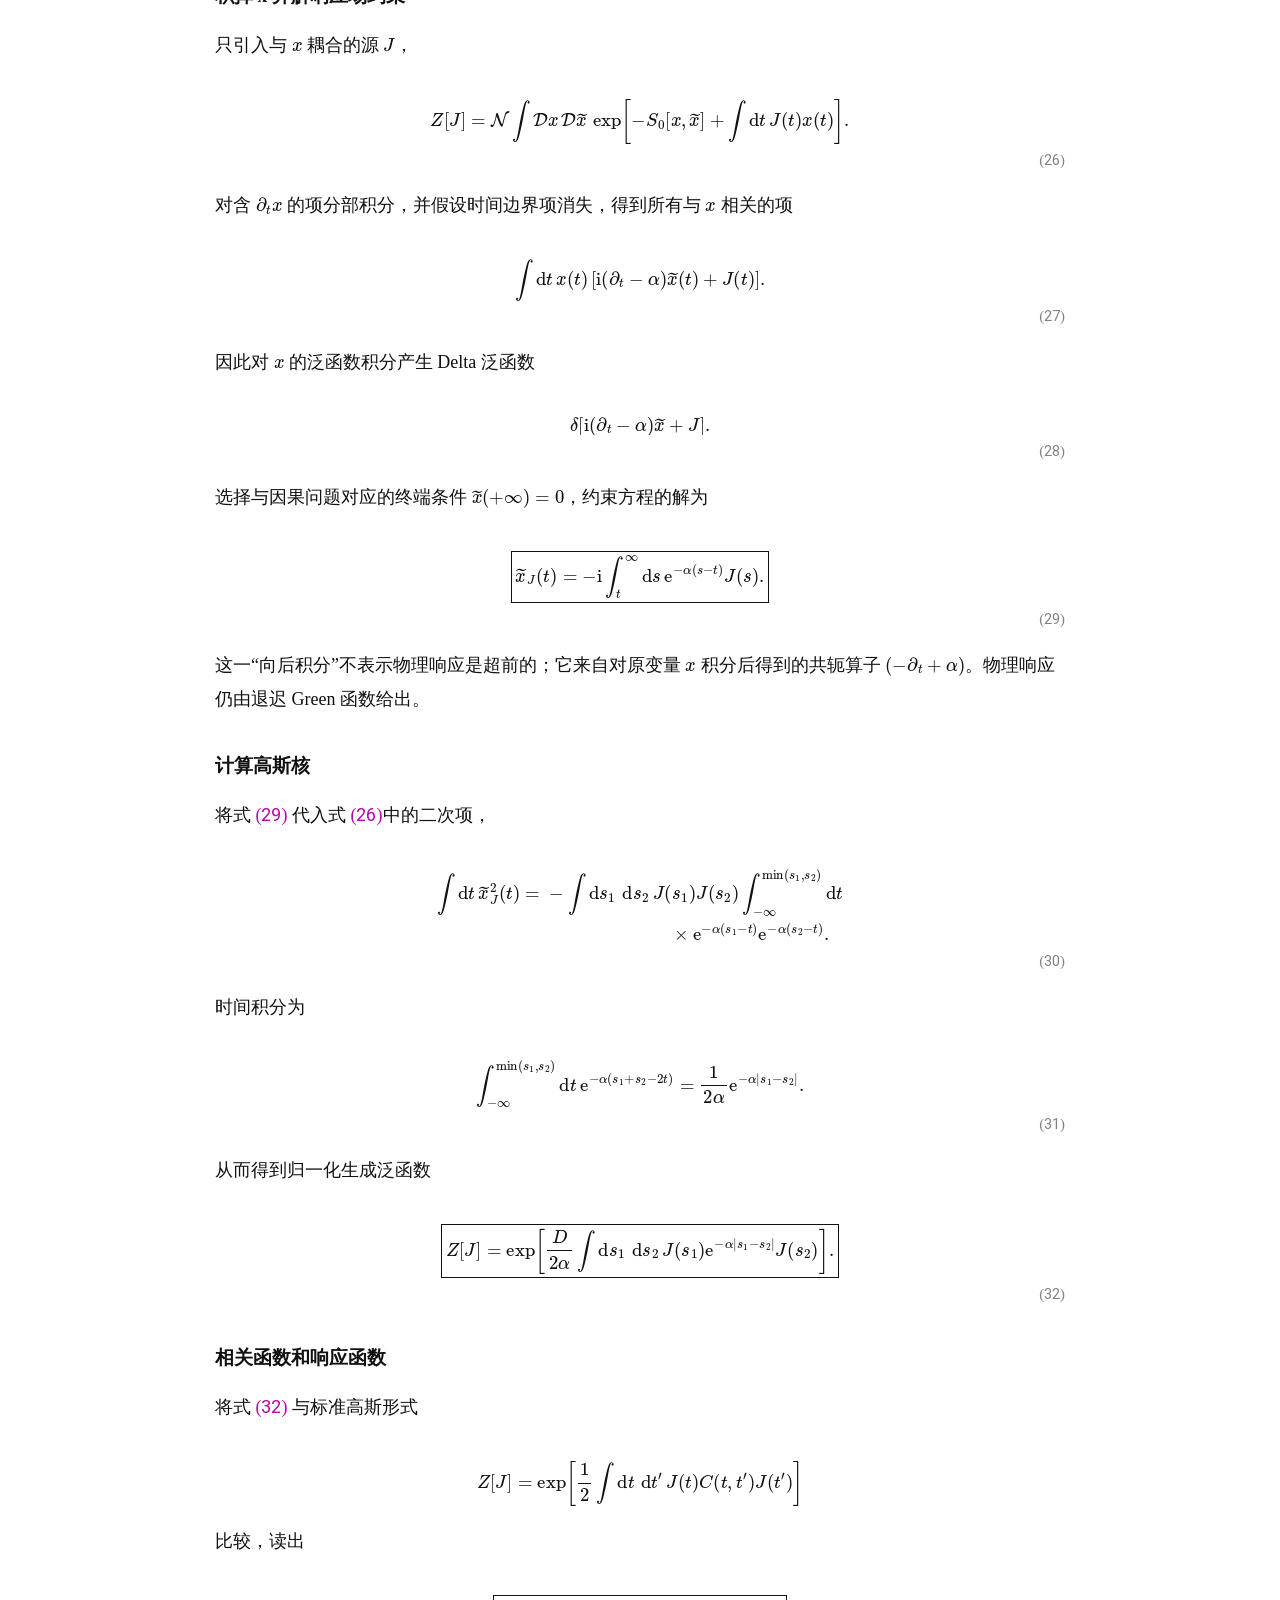
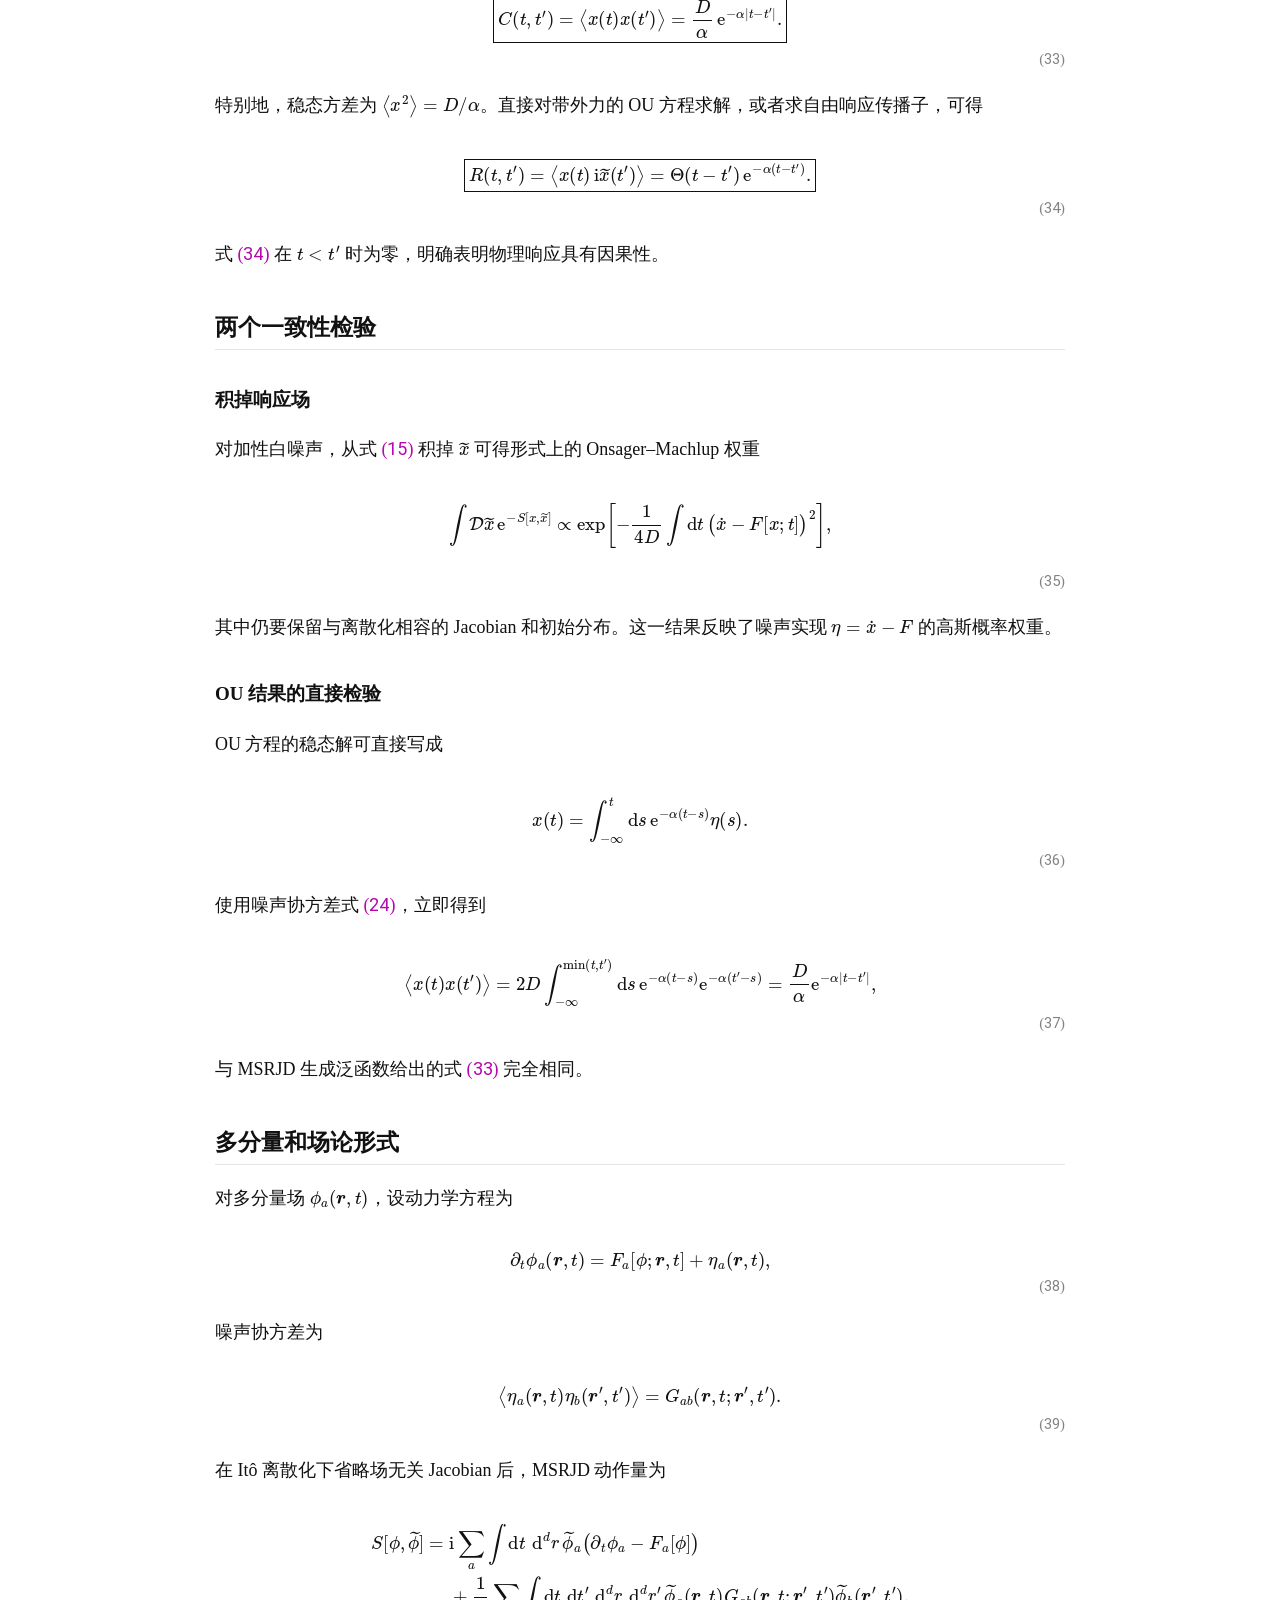
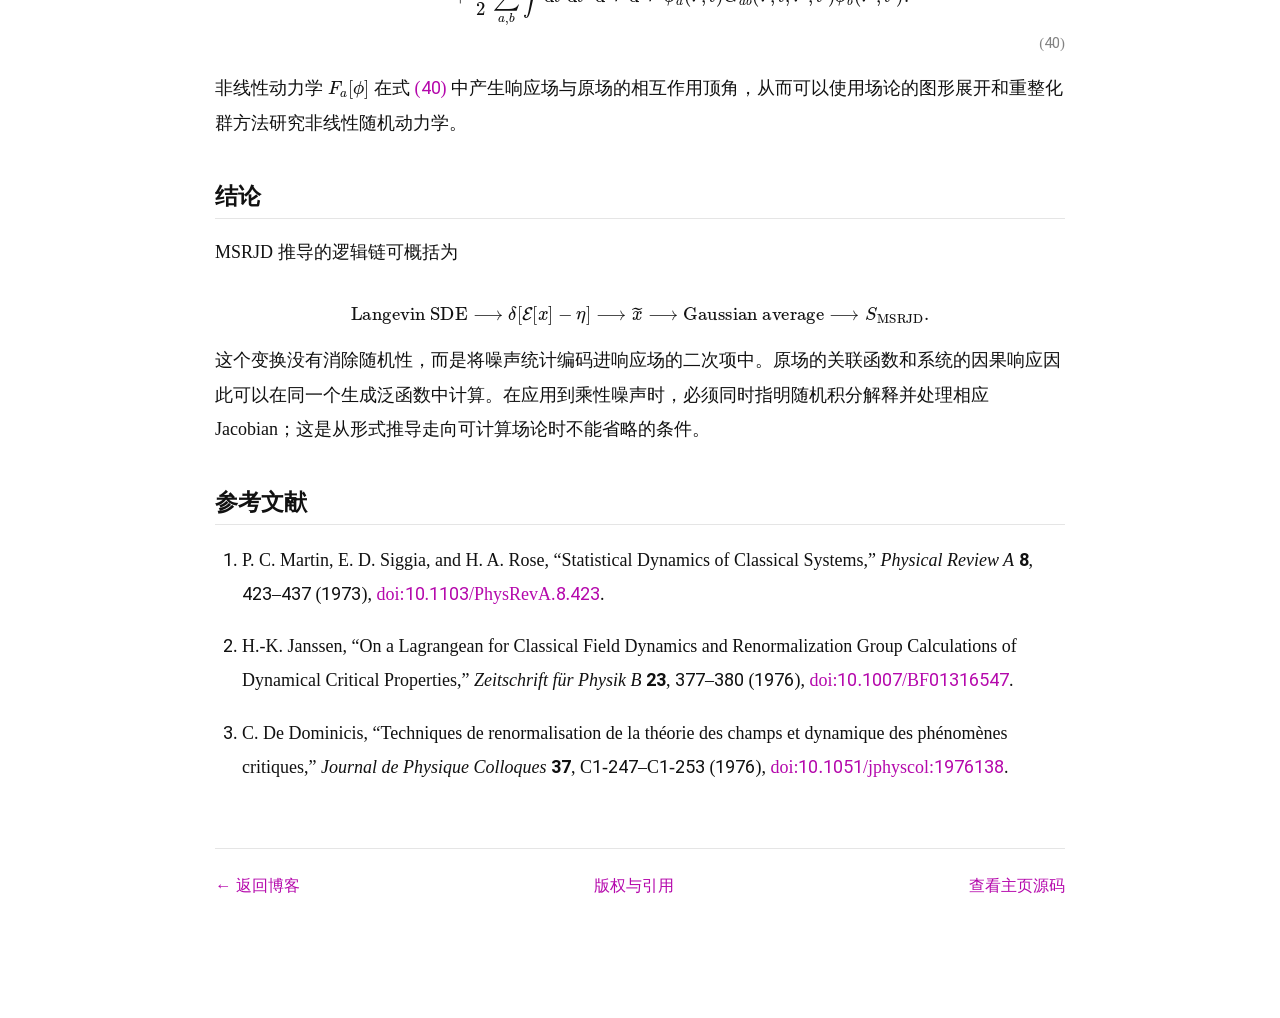
<file: blog/martin-siggia-rose-formalism/index.html>
<!doctype html>
<html lang="zh-CN">
<head>
    <meta charset="utf-8">
    <meta name="viewport" content="width=device-width, initial-scale=1">
    <title>Martin–Siggia–Rose formalism · 曹溪能</title>
    <meta name="description" content="从 Langevin 方程出发，经泛函数 Delta 约束、响应场和高斯噪声积分，推导 MSRJD 动作量，并以 OU 过程检验相关与响应。">
    <meta property="og:type" content="article">
    <meta property="og:url" content="https://xixi-cc.github.io/blog/martin-siggia-rose-formalism/">
    <meta property="og:title" content="Martin–Siggia–Rose formalism">
    <meta property="og:description" content="从 Langevin 方程出发，经泛函数 Delta 约束、响应场和高斯噪声积分，推导 MSRJD 动作量，并以 OU 过程检验相关与响应。">
    <meta property="article:published_time" content="2026-08-28">
    <meta name="twitter:card" content="summary">
    <meta name="twitter:title" content="Martin–Siggia–Rose formalism">
    <meta name="twitter:description" content="从 Langevin 方程出发，经泛函数 Delta 约束、响应场和高斯噪声积分，推导 MSRJD 动作量，并以 OU 过程检验相关与响应。">
    <link rel="canonical" href="https://xixi-cc.github.io/blog/martin-siggia-rose-formalism/">
    <script type="application/ld+json">{"@context": "https://schema.org", "@type": "Article", "headline": "Martin–Siggia–Rose formalism", "description": "从 Langevin 方程出发，经泛函数 Delta 约束、响应场和高斯噪声积分，推导 MSRJD 动作量，并以 OU 过程检验相关与响应。", "datePublished": "2026-08-28", "dateModified": "2026-08-28", "inLanguage": "zh-CN", "url": "https://xixi-cc.github.io/blog/martin-siggia-rose-formalism/", "mainEntityOfPage": "https://xixi-cc.github.io/blog/martin-siggia-rose-formalism/", "author": {"@type": "Person", "name": "Xineng Cao", "alternateName": ["Xixi Cao", "曹溪能"], "url": "https://xixi-cc.github.io/"}}</script>
    <link rel="icon" href="../../assets/favicon.svg" type="image/svg+xml">
    <link rel="stylesheet" href="../../styles.css">
    <link rel="stylesheet" href="../../blog.css">
    <script>
        window.MathJax = {
            chtml: {fontURL: '../../assets/mathjax/output/chtml/fonts/woff-v2'},
            options: {enableMenu: false}
        };
    </script>
    <script defer src="../../assets/mathjax/tex-mml-chtml.js"></script>

</head>
<body class="article-page">
    <header class="topbar">
        <nav aria-label="主导航">
            <a href="../../">主页</a>
            <a href="../../#reading">论文追踪</a>
            <a href="../../#blog" aria-current="page">博客</a>
        </nav>
    </header>

    <main class="article-shell">
        <article class="blog-article">
            <header class="article-header">
                <p class="article-kicker"><a href="../../#blog">研究笔记</a></p>
                <h1>Martin–Siggia–Rose formalism</h1>
                <p class="article-meta"><time datetime="2026-08-28">2026 年 8 月 28 日</time> · 统计场论</p>
            </header>

            <details class="article-outline">
                <summary>文章目录</summary>
                <div class="toc">
<ul>
<li><a href="#问题与约定">问题与约定</a></li>
<li><a href="#从噪声平均到-msrjd-动作量">从噪声平均到 MSRJD 动作量</a><ul>
<li><a href="#运动方程作为泛函数约束">运动方程作为泛函数约束</a></li>
<li><a href="#引入响应场">引入响应场</a></li>
<li><a href="#积掉高斯噪声">积掉高斯噪声</a></li>
</ul>
</li>
<li><a href="#白噪声与乘性噪声">白噪声与乘性噪声</a><ul>
<li><a href="#加性高斯白噪声">加性高斯白噪声</a></li>
<li><a href="#itô-乘性高斯白噪声">Itô 乘性高斯白噪声</a></li>
<li><a href="#时空相关的噪声场">时空相关的噪声场</a></li>
</ul>
</li>
<li><a href="#生成泛函数相关函数与响应">生成泛函数、相关函数与响应</a></li>
<li><a href="#ornsteinuhlenbeck-过程">Ornstein–Uhlenbeck 过程</a><ul>
<li><a href="#模型与动作量">模型与动作量</a></li>
<li><a href="#积掉-x-并解响应场约束">积掉 x 并解响应场约束</a></li>
<li><a href="#计算高斯核">计算高斯核</a></li>
<li><a href="#相关函数和响应函数">相关函数和响应函数</a></li>
</ul>
</li>
<li><a href="#两个一致性检验">两个一致性检验</a><ul>
<li><a href="#积掉响应场">积掉响应场</a></li>
<li><a href="#ou-结果的直接检验">OU 结果的直接检验</a></li>
</ul>
</li>
<li><a href="#多分量和场论形式">多分量和场论形式</a></li>
<li><a href="#结论">结论</a></li>
<li><a href="#参考文献">参考文献</a></li>
</ul>
</div>

            </details>

            <div class="article-layout">
                <div class="article-content">
                    <p>本文从一般 Langevin 方程出发，将噪声平均改写为关于原变量和响应场的函数积分。推导依次使用运动方程的泛函数 Delta 约束、Delta 泛函数的 Fourier 表示以及高斯噪声积分，得到 Martin–Siggia–Rose/Janssen–De Dominicis（MSRJD）动作量。文末用 Ornstein–Uhlenbeck 过程显式计算生成泛函数、二点相关函数和线性响应函数。</p>
<blockquote>
<p><strong>转写与修正约定。</strong> 原 PDF 共 3 页，其中第 1 页为空白页，手写推导位于第 2–3 页。本文保留原稿的实响应变量 <span class="arithmatex">\(\widetilde x\)</span> 和显式因子 <span class="arithmatex">\(\mathrm{i}\)</span>，并统一使用 <span class="arithmatex">\(D\)</span> 表示白噪声强度。原稿省略的泛函数 Jacobian、边界条件和随机积分解释在正文中补全。本文默认采用 Itô 离散化；乘性噪声的其他离散化需要另行处理漂移和 Jacobian。文中的泛函数积分均按标准形式意义理解，归一化常数与必要的积分路径变形默认包含在测度中。</p>
</blockquote>
<h2 id="问题与约定">问题与约定</h2>
<p>先考虑一个实随机变量 <span class="arithmatex">\(x(t)\)</span>，其动力学为</p>
<div class="arithmatex">\[\dot x(t)=F[x;t]+\eta(t).\]</div>
<p class="equation-number" id="equation-eq:langevin-additive">(1)</p>

<p>这里 <span class="arithmatex">\(F[x;t]\)</span> 可以是 <span class="arithmatex">\(x(t)\)</span> 的非线性函数。噪声取零均值高斯过程，</p>
<div class="arithmatex">\[\left\langle \eta(t)\right\rangle=0,
\qquad
\left\langle \eta(t)\eta(t&#x27;)\right\rangle=G(t,t&#x27;).\]</div>
<p class="equation-number" id="equation-eq:noise-covariance">(2)</p>

<p>假设核 <span class="arithmatex">\(G\)</span> 可逆，噪声的泛函数概率测度可写成</p>
<div class="arithmatex">\[\mathcal P[\eta]
=\frac{1}{\mathcal N_\eta}
\exp\!\left[
-\frac12\int\mathop{}\!\mathrm{d} t\,\mathop{}\!\mathrm{d} t&#x27;\,
\eta(t)G^{-1}(t,t&#x27;)\eta(t&#x27;)
\right].\]</div>
<p class="equation-number" id="equation-eq:noise-measure">(3)</p>

<p>其中 <span class="arithmatex">\(G^{-1}\)</span> 满足</p>
<div class="arithmatex">\[\int\mathop{}\!\mathrm{d} s\,G(t,s)G^{-1}(s,t&#x27;)=\delta(t-t&#x27;).\]</div>
<p class="equation-number">(4)</p>

<p>我们的目标是计算轨道可观测量 <span class="arithmatex">\(\mathcal O[x]\)</span> 的噪声平均，</p>
<div class="arithmatex">\[\left\langle \mathcal O[x]\right\rangle_\eta
=\int\mathcal{D}\eta\,\mathcal P[\eta]\,\mathcal O[x_\eta],\]</div>
<p class="equation-number" id="equation-eq:observable-noise-average">(5)</p>

<p>其中 <span class="arithmatex">\(x_\eta\)</span> 是给定噪声实现下式 <a href="#equation-eq:langevin-additive">(1)</a> 的解。MSR 形式主义的核心是把对 <span class="arithmatex">\(\eta\)</span> 的平均改写为对动力学轨道 <span class="arithmatex">\(x\)</span> 的路径积分。</p>
<h2 id="从噪声平均到-msrjd-动作量">从噪声平均到 MSRJD 动作量</h2>
<h3 id="运动方程作为泛函数约束">运动方程作为泛函数约束</h3>
<p>定义运动方程算子</p>
<div class="arithmatex">\[\mathcal{E}[x](t)\equiv \dot x(t)-F[x;t].\]</div>
<p class="equation-number">(6)</p>

<p>在给定初始条件且解唯一时，可插入泛函数恒等式</p>
<div class="arithmatex">\[1=\int\mathcal{D} x\;\mathcal{J}[x]\,
\delta\!\left[\mathcal{E}[x]-\eta\right],\]</div>
<p class="equation-number" id="equation-eq:delta-identity">(7)</p>

<p>其中</p>
<div class="arithmatex">\[\mathcal{J}[x]
=\left|\det\!\left[
\frac{\delta \mathcal{E}[x](t)}{\delta x(t&#x27;)}
\right]\right|
=\left|\det\!\left[
\partial_t\delta(t-t&#x27;)
-\frac{\delta F[x;t]}{\delta x(t&#x27;)}
\right]\right|\]</div>
<p class="equation-number" id="equation-eq:jacobian">(8)</p>

<p>是映射 <span class="arithmatex">\(x\mapsto\eta=\mathcal{E}[x]\)</span> 的泛函数 Jacobian。这个因子在手写稿中被省略，但一般情况下不能在写出离散化之前直接丢弃。</p>
<h3 id="引入响应场">引入响应场</h3>
<p>用 Fourier 表示泛函数 Delta 约束，</p>
<div class="arithmatex">\[\delta[A]
=\mathcal N_\delta
\int\mathcal{D}\widetilde x\,
\exp\!\left[-\mathrm{i}\int\mathop{}\!\mathrm{d} t\,
\widetilde x(t)A(t)\right].\]</div>
<p class="equation-number" id="equation-eq:delta-fourier">(9)</p>

<p><span class="arithmatex">\(\widetilde x(t)\)</span> 称为响应场或辅助场。将式 <a href="#equation-eq:delta-identity">(7)</a> 和 <a href="#equation-eq:delta-fourier">(9)</a> 代入式 <a href="#equation-eq:observable-noise-average">(5)</a>，得</p>
<div class="arithmatex">\[\begin{aligned}
\left\langle \mathcal O[x]\right\rangle_\eta
={}&amp;\mathcal N
\int\mathcal{D} x\,\mathcal{D}\widetilde x\,\mathcal{D}\eta\;
\mathcal{J}[x]\,\mathcal O[x]
\exp\!\left[-\frac12\eta G^{-1}\eta\right]
\\
&amp;\times
\exp\!\left[
-\mathrm{i}\int\mathop{}\!\mathrm{d} t\,\widetilde x(t)
\bigl(\mathcal{E}[x](t)-\eta(t)\bigr)
\right].
\end{aligned}\]</div>
<p class="equation-number" id="equation-eq:before-noise-integration">(10)</p>

<p>在上式中使用了紧凑记号</p>
<div class="arithmatex">\[\eta G^{-1}\eta
\equiv\int\mathop{}\!\mathrm{d} t\,\mathop{}\!\mathrm{d} t&#x27;\,
\eta(t)G^{-1}(t,t&#x27;)\eta(t&#x27;).\]</div>

<h3 id="积掉高斯噪声">积掉高斯噪声</h3>
<p>对 <span class="arithmatex">\(\eta\)</span> 配方，或直接使用高斯泛函数积分恒等式，</p>
<div class="arithmatex">\[\int\mathcal{D}\eta\,
\exp\!\left[
-\frac12\eta G^{-1}\eta
+\mathrm{i}\widetilde x\eta
\right]
=\mathcal N_G
\exp\!\left[-\frac12\widetilde xG\widetilde x\right],\]</div>
<p class="equation-number" id="equation-eq:gaussian-noise-integration">(11)</p>

<p>其中</p>
<div class="arithmatex">\[\widetilde xG\widetilde x
\equiv\int\mathop{}\!\mathrm{d} t\,\mathop{}\!\mathrm{d} t&#x27;\,
\widetilde x(t)G(t,t&#x27;)\widetilde x(t&#x27;).\]</div>

<p>因此</p>
<div class="arithmatex">\[\boxed{
\left\langle \mathcal O[x]\right\rangle_\eta
=\mathcal N
\int\mathcal{D} x\,\mathcal{D}\widetilde x\;
\mathcal O[x]\,\mathrm{e}^{-S[x,\widetilde x]}
}\]</div>
<p class="equation-number" id="equation-eq:msr-average">(12)</p>

<p>其中 MSRJD 动作量为</p>
<div class="arithmatex">\[\boxed{
S[x,\widetilde x]
=\mathrm{i}\int\mathop{}\!\mathrm{d} t\,\widetilde x(t)
\bigl[\dot x(t)-F[x;t]\bigr]
+\frac12\int\mathop{}\!\mathrm{d} t\,\mathop{}\!\mathrm{d} t&#x27;\,
\widetilde x(t)G(t,t&#x27;)\widetilde x(t&#x27;)
-\ln\mathcal{J}[x].
}\]</div>
<p class="equation-number" id="equation-eq:general-msr-action">(13)</p>

<blockquote>
<p>动作量第一项强制原变量满足确定性运动算子；第二项记录噪声协方差；第三项来自变量替换。对因果的 Itô 前点离散化，<span class="arithmatex">\(\mathcal{J}\)</span> 是与场无关的上/下三角行列式，可吸收进归一化常数。若使用 Stratonovich 或其他离散化，这个结论一般不再自动成立。</p>
</blockquote>
<h2 id="白噪声与乘性噪声">白噪声与乘性噪声</h2>
<h3 id="加性高斯白噪声">加性高斯白噪声</h3>
<p>对白噪声</p>
<div class="arithmatex">\[\left\langle \eta(t)\eta(t&#x27;)\right\rangle=2D\,\delta(t-t&#x27;),
\qquad D&gt;0,\]</div>
<p class="equation-number" id="equation-eq:white-noise">(14)</p>

<p>有 <span class="arithmatex">\(G(t,t&#x27;)=2D\delta(t-t&#x27;)\)</span>。在 Itô 离散化下吸收常数 Jacobian 后，式 <a href="#equation-eq:general-msr-action">(13)</a> 化为</p>
<div class="arithmatex">\[\boxed{
S[x,\widetilde x]
=\int\mathop{}\!\mathrm{d} t\,
\left\{
\mathrm{i}\widetilde x(t)\bigl[\dot x(t)-F[x;t]\bigr]
+D\widetilde x^2(t)
\right\}.
}\]</div>
<p class="equation-number" id="equation-eq:additive-white-action">(15)</p>

<h3 id="itô-乘性高斯白噪声">Itô 乘性高斯白噪声</h3>
<p>原手写稿还考虑了</p>
<div class="arithmatex">\[\dot x(t)=F[x(t)]+H[x(t)]\eta(t),
\qquad
\left\langle \eta(t)\eta(t&#x27;)\right\rangle=2D\delta(t-t&#x27;).\]</div>
<p class="equation-number" id="equation-eq:multiplicative-langevin">(16)</p>

<p>在 Itô 前点离散化下，高斯平均中的源变为 <span class="arithmatex">\(H(x)\widetilde x\)</span>，因此</p>
<div class="arithmatex">\[\boxed{
S_{\mathrm{It\hat{o}}}[x,\widetilde x]
=\int\mathop{}\!\mathrm{d} t\,
\left\{
\mathrm{i}\widetilde x(t)\bigl[\dot x(t)-F(x(t))\bigr]
+D H^2(x(t))\widetilde x^2(t)
\right\}.
}\]</div>
<p class="equation-number" id="equation-eq:multiplicative-action">(17)</p>

<p>这就是手写稿第 2 页给出的特殊形式。式 <a href="#equation-eq:multiplicative-action">(17)</a> 不能在不加修改的情况下解释为 Stratonovich 结果：后者需要同时跟踪等价的 Itô 漂移修正与离散化相关的 Jacobian。</p>
<h3 id="时空相关的噪声场">时空相关的噪声场</h3>
<p>若噪声本身是高斯随机场 <span class="arithmatex">\(\eta(\boldsymbol r,t)\)</span>，其协方差为</p>
<div class="arithmatex">\[\left\langle \eta(\boldsymbol r,t)\eta(\boldsymbol r&#x27;,t&#x27;)\right\rangle
=G(\boldsymbol r,t;\boldsymbol r&#x27;,t&#x27;),\]</div>
<p class="equation-number">(18)</p>

<p>而动力学沿轨道取样 <span class="arithmatex">\(\eta(x(t),t)\)</span>，则积掉噪声后出现</p>
<div class="arithmatex">\[\frac12\int\mathop{}\!\mathrm{d} t\,\mathop{}\!\mathrm{d} t&#x27;\,
\widetilde x(t)
G\bigl(x(t),t;x(t&#x27;),t&#x27;\bigr)
\widetilde x(t&#x27;).\]</div>
<p class="equation-number" id="equation-eq:trajectory-noise-kernel">(19)</p>

<p>这是原稿首个动作量公式中噪声项的含义；完整动作量仍需包含运动方程约束和相应的 Jacobian。由于协方差核沿未知轨道取值，式 <a href="#equation-eq:trajectory-noise-kernel">(19)</a> 一般会产生非局域且非线性的动作量。</p>
<h2 id="生成泛函数相关函数与响应">生成泛函数、相关函数与响应</h2>
<p>引入与 <span class="arithmatex">\(x\)</span> 和 <span class="arithmatex">\(\mathrm{i}\widetilde x\)</span> 耦合的源 <span class="arithmatex">\(J\)</span> 与 <span class="arithmatex">\(\widetilde J\)</span>，</p>
<div class="arithmatex">\[Z[J,\widetilde J]
=\int\mathcal{D} x\,\mathcal{D}\widetilde x\,
\exp\!\left[
-S[x,\widetilde x]
+\int\mathop{}\!\mathrm{d} t\,
\bigl(Jx+\widetilde J\,\mathrm{i}\widetilde x\bigr)
\right].\]</div>
<p class="equation-number" id="equation-eq:generating-functional">(20)</p>

<p>并选择归一化 <span class="arithmatex">\(Z[0,0]=1\)</span>。例如，</p>
<div class="arithmatex">\[\begin{aligned}
\left\langle x(t_1)x(t_2)\right\rangle
&amp;=\left.
\frac{\delta^2 Z}{\delta J(t_1)\delta J(t_2)}
\right|_{J=\widetilde J=0},
\\
\left\langle x(t)\,\mathrm{i}\widetilde x(t&#x27;)\right\rangle
&amp;=\left.
\frac{\delta^2 Z}{\delta J(t)\delta\widetilde J(t&#x27;)}
\right|_{J=\widetilde J=0}.
\end{aligned}\]</div>
<p class="equation-number">(21)</p>

<p>若在 Langevin 方程中加入外力 <span class="arithmatex">\(h(t)\)</span>，</p>
<div class="arithmatex">\[\dot x=F[x;t]+h(t)+\eta(t),\]</div>
<p class="equation-number">(22)</p>

<p>则动作量增加 <span class="arithmatex">\(-\mathrm{i}\int\mathop{}\!\mathrm{d} t\,\widetilde xh\)</span>。因此线性响应函数为</p>
<div class="arithmatex">\[R(t,t&#x27;)
\equiv\left.
\frac{\delta\left\langle x(t)\right\rangle}{\delta h(t&#x27;)}
\right|_{h=0}
=\left\langle x(t)\,\mathrm{i}\widetilde x(t&#x27;)\right\rangle.\]</div>
<p class="equation-number" id="equation-eq:response-field-meaning">(23)</p>

<p>这说明辅助场并非另一个独立的物理自由度；它生成了系统对外部扰动的因果响应。</p>
<h2 id="ornsteinuhlenbeck-过程">Ornstein–Uhlenbeck 过程</h2>
<h3 id="模型与动作量">模型与动作量</h3>
<p>考虑原稿中的 Ornstein–Uhlenbeck（OU）过程</p>
<div class="arithmatex">\[\dot x(t)=-\alpha x(t)+\eta(t),
\qquad
\alpha&gt;0,
\qquad
\left\langle \eta(t)\eta(t&#x27;)\right\rangle=2D\delta(t-t&#x27;).\]</div>
<p class="equation-number" id="equation-eq:ou-process">(24)</p>

<p>取稳态极限，即把初始时刻送到 <span class="arithmatex">\(-\infty\)</span>。对应的自由 MSRJD 动作量为</p>
<div class="arithmatex">\[S_0[x,\widetilde x]
=\int_{-\infty}^{\infty}\mathop{}\!\mathrm{d} t\,
\left[
\mathrm{i}\widetilde x(t)(\partial_t+\alpha)x(t)
+D\widetilde x^2(t)
\right].\]</div>
<p class="equation-number" id="equation-eq:ou-action">(25)</p>

<h3 id="积掉-x-并解响应场约束">积掉 x 并解响应场约束</h3>
<p>只引入与 <span class="arithmatex">\(x\)</span> 耦合的源 <span class="arithmatex">\(J\)</span>，</p>
<div class="arithmatex">\[Z[J]
=\mathcal N\int\mathcal{D} x\,\mathcal{D}\widetilde x\,
\exp\!\left[-S_0[x,\widetilde x]
+\int\mathop{}\!\mathrm{d} t\,J(t)x(t)\right].\]</div>
<p class="equation-number" id="equation-eq:ou-generating-functional">(26)</p>

<p>对含 <span class="arithmatex">\(\partial_t x\)</span> 的项分部积分，并假设时间边界项消失，得到所有与 <span class="arithmatex">\(x\)</span> 相关的项</p>
<div class="arithmatex">\[\int\mathop{}\!\mathrm{d} t\,x(t)
\left[
\mathrm{i}(\partial_t-\alpha)\widetilde x(t)+J(t)
\right].\]</div>
<p class="equation-number">(27)</p>

<p>因此对 <span class="arithmatex">\(x\)</span> 的泛函数积分产生 Delta 泛函数</p>
<div class="arithmatex">\[\delta\!\left[
\mathrm{i}(\partial_t-\alpha)\widetilde x+J
\right].\]</div>
<p class="equation-number" id="equation-eq:ou-response-delta">(28)</p>

<p>选择与因果问题对应的终端条件 <span class="arithmatex">\(\widetilde x(+\infty)=0\)</span>，约束方程的解为</p>
<div class="arithmatex">\[\boxed{
\widetilde x_J(t)
=-\mathrm{i}\int_t^\infty\mathop{}\!\mathrm{d} s\,
\mathrm{e}^{-\alpha(s-t)}J(s).
}\]</div>
<p class="equation-number" id="equation-eq:ou-response-field-solution">(29)</p>

<p>这一“向后积分”不表示物理响应是超前的；它来自对原变量 <span class="arithmatex">\(x\)</span> 积分后得到的共轭算子 <span class="arithmatex">\((-\partial_t+\alpha)\)</span>。物理响应仍由退迟 Green 函数给出。</p>
<h3 id="计算高斯核">计算高斯核</h3>
<p>将式 <a href="#equation-eq:ou-response-field-solution">(29)</a> 代入式 <a href="#equation-eq:ou-generating-functional">(26)</a>中的二次项，</p>
<div class="arithmatex">\[\begin{aligned}
\int\mathop{}\!\mathrm{d} t\,\widetilde x_J^2(t)
={}&amp;-\int\mathop{}\!\mathrm{d} s_1\,\mathop{}\!\mathrm{d} s_2\,
J(s_1)J(s_2)
\int_{-\infty}^{\min(s_1,s_2)}\mathop{}\!\mathrm{d} t
\\
&amp;\hspace{3.3cm}\times
\mathrm{e}^{-\alpha(s_1-t)}
\mathrm{e}^{-\alpha(s_2-t)}.
\end{aligned}\]</div>
<p class="equation-number" id="equation-eq:ou-kernel-before-integral">(30)</p>

<p>时间积分为</p>
<div class="arithmatex">\[\int_{-\infty}^{\min(s_1,s_2)}\mathop{}\!\mathrm{d} t\,
\mathrm{e}^{-\alpha(s_1+s_2-2t)}
=\frac{1}{2\alpha}
\mathrm{e}^{-\alpha|s_1-s_2|}.\]</div>
<p class="equation-number" id="equation-eq:ou-kernel-identity">(31)</p>

<p>从而得到归一化生成泛函数</p>
<div class="arithmatex">\[\boxed{
Z[J]
=\exp\!\left[
\frac{D}{2\alpha}
\int\mathop{}\!\mathrm{d} s_1\,\mathop{}\!\mathrm{d} s_2\,
J(s_1)\mathrm{e}^{-\alpha|s_1-s_2|}J(s_2)
\right].
}\]</div>
<p class="equation-number" id="equation-eq:ou-final-generating-functional">(32)</p>

<h3 id="相关函数和响应函数">相关函数和响应函数</h3>
<p>将式 <a href="#equation-eq:ou-final-generating-functional">(32)</a> 与标准高斯形式</p>
<div class="arithmatex">\[Z[J]=\exp\!\left[
\frac12\int\mathop{}\!\mathrm{d} t\,\mathop{}\!\mathrm{d} t&#x27;\,
J(t)C(t,t&#x27;)J(t&#x27;)
\right]\]</div>

<p>比较，读出</p>
<div class="arithmatex">\[\boxed{
C(t,t&#x27;)=\left\langle x(t)x(t&#x27;)\right\rangle
=\frac{D}{\alpha}\,
\mathrm{e}^{-\alpha|t-t&#x27;|}.
}\]</div>
<p class="equation-number" id="equation-eq:ou-correlation">(33)</p>

<p>特别地，稳态方差为 <span class="arithmatex">\(\left\langle x^2\right\rangle=D/\alpha\)</span>。直接对带外力的 OU 方程求解，或者求自由响应传播子，可得</p>
<div class="arithmatex">\[\boxed{
R(t,t&#x27;)
=\left\langle x(t)\,\mathrm{i}\widetilde x(t&#x27;)\right\rangle
=\Theta(t-t&#x27;)\,
\mathrm{e}^{-\alpha(t-t&#x27;)}.
}\]</div>
<p class="equation-number" id="equation-eq:ou-response">(34)</p>

<p>式 <a href="#equation-eq:ou-response">(34)</a> 在 <span class="arithmatex">\(t&lt;t&#x27;\)</span> 时为零，明确表明物理响应具有因果性。</p>
<h2 id="两个一致性检验">两个一致性检验</h2>
<h3 id="积掉响应场">积掉响应场</h3>
<p>对加性白噪声，从式 <a href="#equation-eq:additive-white-action">(15)</a> 积掉 <span class="arithmatex">\(\widetilde x\)</span> 可得形式上的 Onsager–Machlup 权重</p>
<p><div class="arithmatex">\[\int\mathcal{D}\widetilde x\,
\mathrm{e}^{-S[x,\widetilde x]}
\propto
\exp\!\left[
-\frac{1}{4D}
\int\mathop{}\!\mathrm{d} t\,
\bigl(\dot x-F[x;t]\bigr)^2
\right],\]</div></p>
<p class="equation-number" id="equation-eq:onsager-machlup-check">(35)</p>

<p>其中仍要保留与离散化相容的 Jacobian 和初始分布。这一结果反映了噪声实现 <span class="arithmatex">\(\eta=\dot x-F\)</span> 的高斯概率权重。</p>
<h3 id="ou-结果的直接检验">OU 结果的直接检验</h3>
<p>OU 方程的稳态解可直接写成</p>
<div class="arithmatex">\[x(t)=\int_{-\infty}^{t}\mathop{}\!\mathrm{d} s\,
\mathrm{e}^{-\alpha(t-s)}\eta(s).\]</div>
<p class="equation-number">(36)</p>

<p>使用噪声协方差式 <a href="#equation-eq:ou-process">(24)</a>，立即得到</p>
<div class="arithmatex">\[\left\langle x(t)x(t&#x27;)\right\rangle
=2D\int_{-\infty}^{\min(t,t&#x27;)}\mathop{}\!\mathrm{d} s\,
\mathrm{e}^{-\alpha(t-s)}\mathrm{e}^{-\alpha(t&#x27;-s)}
=\frac{D}{\alpha}\mathrm{e}^{-\alpha|t-t&#x27;|},\]</div>
<p class="equation-number">(37)</p>

<p>与 MSRJD 生成泛函数给出的式 <a href="#equation-eq:ou-correlation">(33)</a> 完全相同。</p>
<h2 id="多分量和场论形式">多分量和场论形式</h2>
<p>对多分量场 <span class="arithmatex">\(\phi_a(\boldsymbol r,t)\)</span>，设动力学方程为</p>
<div class="arithmatex">\[\partial_t\phi_a(\boldsymbol r,t)
=F_a[\phi;\boldsymbol r,t]+\eta_a(\boldsymbol r,t),\]</div>
<p class="equation-number">(38)</p>

<p>噪声协方差为</p>
<div class="arithmatex">\[\left\langle \eta_a(\boldsymbol r,t)\eta_b(\boldsymbol r&#x27;,t&#x27;)\right\rangle
=G_{ab}(\boldsymbol r,t;\boldsymbol r&#x27;,t&#x27;).\]</div>
<p class="equation-number">(39)</p>

<p>在 Itô 离散化下省略场无关 Jacobian 后，MSRJD 动作量为</p>
<div class="arithmatex">\[\begin{aligned}
S[\phi,\widetilde\phi]
={}&amp;\mathrm{i}\sum_a\int\mathop{}\!\mathrm{d} t\,\mathop{}\!\mathrm{d}^d r\,
\widetilde\phi_a
\bigl(\partial_t\phi_a-F_a[\phi]\bigr)
\\
&amp;+\frac12\sum_{a,b}
\int\mathop{}\!\mathrm{d} t\,\mathop{}\!\mathrm{d} t&#x27;\,\mathop{}\!\mathrm{d}^d r\,\mathop{}\!\mathrm{d}^d r&#x27;\,
\widetilde\phi_a(\boldsymbol r,t)
G_{ab}(\boldsymbol r,t;\boldsymbol r&#x27;,t&#x27;)
\widetilde\phi_b(\boldsymbol r&#x27;,t&#x27;).
\end{aligned}\]</div>
<p class="equation-number" id="equation-eq:field-msr-action">(40)</p>

<p>非线性动力学 <span class="arithmatex">\(F_a[\phi]\)</span> 在式 <a href="#equation-eq:field-msr-action">(40)</a> 中产生响应场与原场的相互作用顶角，从而可以使用场论的图形展开和重整化群方法研究非线性随机动力学。</p>
<h2 id="结论">结论</h2>
<p>MSRJD 推导的逻辑链可概括为</p>
<div class="arithmatex">\[\text{Langevin SDE}
\longrightarrow
\delta[\mathcal{E}[x]-\eta]
\longrightarrow
\widetilde x
\longrightarrow
\text{Gaussian average}
\longrightarrow
S_{\mathrm{MSRJD}}.\]</div>

<p>这个变换没有消除随机性，而是将噪声统计编码进响应场的二次项中。原场的关联函数和系统的因果响应因此可以在同一个生成泛函数中计算。在应用到乘性噪声时，必须同时指明随机积分解释并处理相应 Jacobian；这是从形式推导走向可计算场论时不能省略的条件。</p>
<h2 id="参考文献">参考文献</h2>
<ol>
<li>
<p>P. C. Martin, E. D. Siggia, and H. A. Rose,
“Statistical Dynamics of Classical Systems,” <em>Physical Review A</em> <strong>8</strong>, 423–437 (1973), <a href="https://doi.org/10.1103/PhysRevA.8.423">doi:10.1103/PhysRevA.8.423</a>.</p>
</li>
<li>
<p>H.-K. Janssen,
“On a Lagrangean for Classical Field Dynamics and Renormalization Group Calculations of Dynamical Critical Properties,” <em>Zeitschrift für Physik B</em> <strong>23</strong>, 377–380 (1976), <a href="https://doi.org/10.1007/BF01316547">doi:10.1007/BF01316547</a>.</p>
</li>
<li>
<p>C. De Dominicis,
“Techniques de renormalisation de la théorie des champs et dynamique des phénomènes critiques,” <em>Journal de Physique Colloques</em> <strong>37</strong>, C1-247–C1-253 (1976), <a href="https://doi.org/10.1051/jphyscol:1976138">doi:10.1051/jphyscol:1976138</a>.</p>
</li>
</ol>
                </div>
            </div>

            <footer class="article-footer">
                <a href="../../#blog">← 返回博客</a>
                <a href="../../rights.html">版权与引用</a>
                <a href="https://github.com/xixi-cc/xixi-cc.github.io">查看主页源码</a>
            </footer>
        </article>
    </main>
    <!-- Cloudflare Web Analytics -->
    <script type="module" src="https://static.cloudflareinsights.com/beacon.min.js" data-cf-beacon='{"token":"73522e5dee9b42b0be84b4847e4dd502"}'></script>
    <!-- End Cloudflare Web Analytics -->
</body>
</html>
</file>
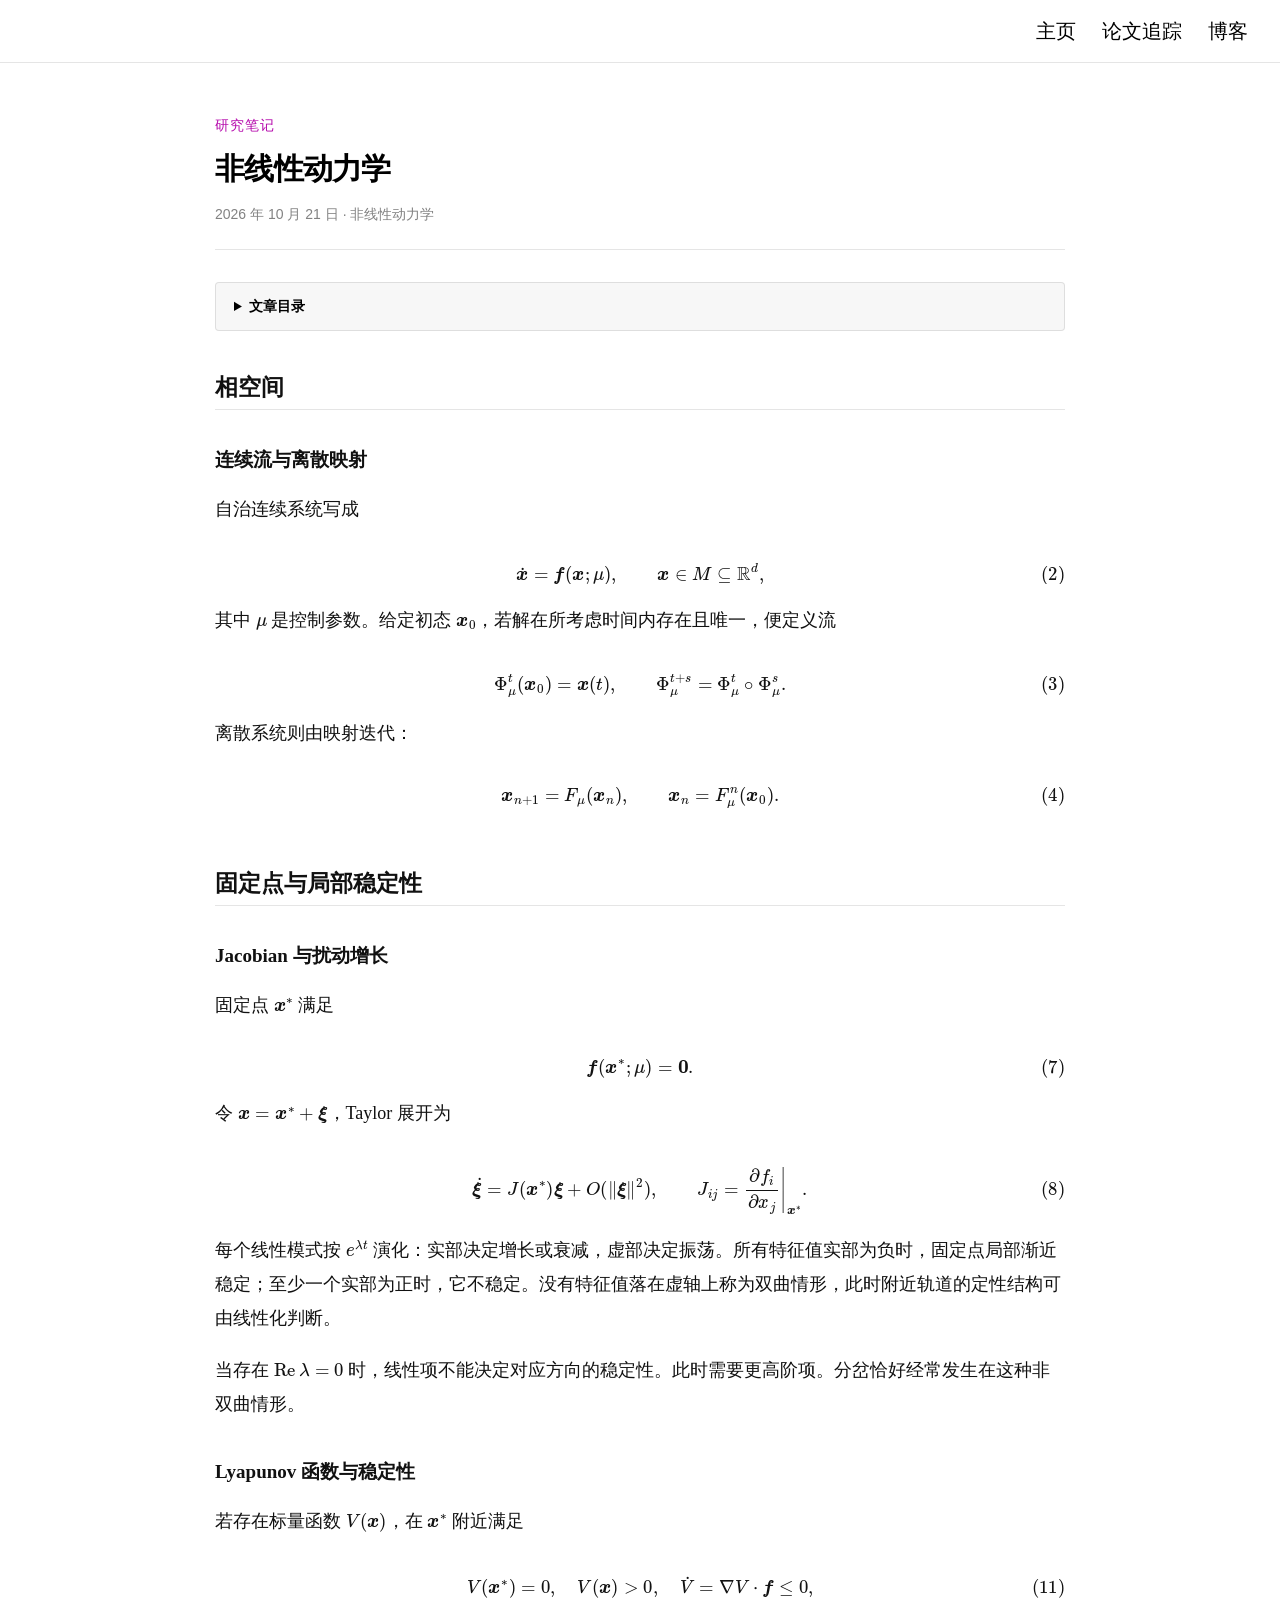
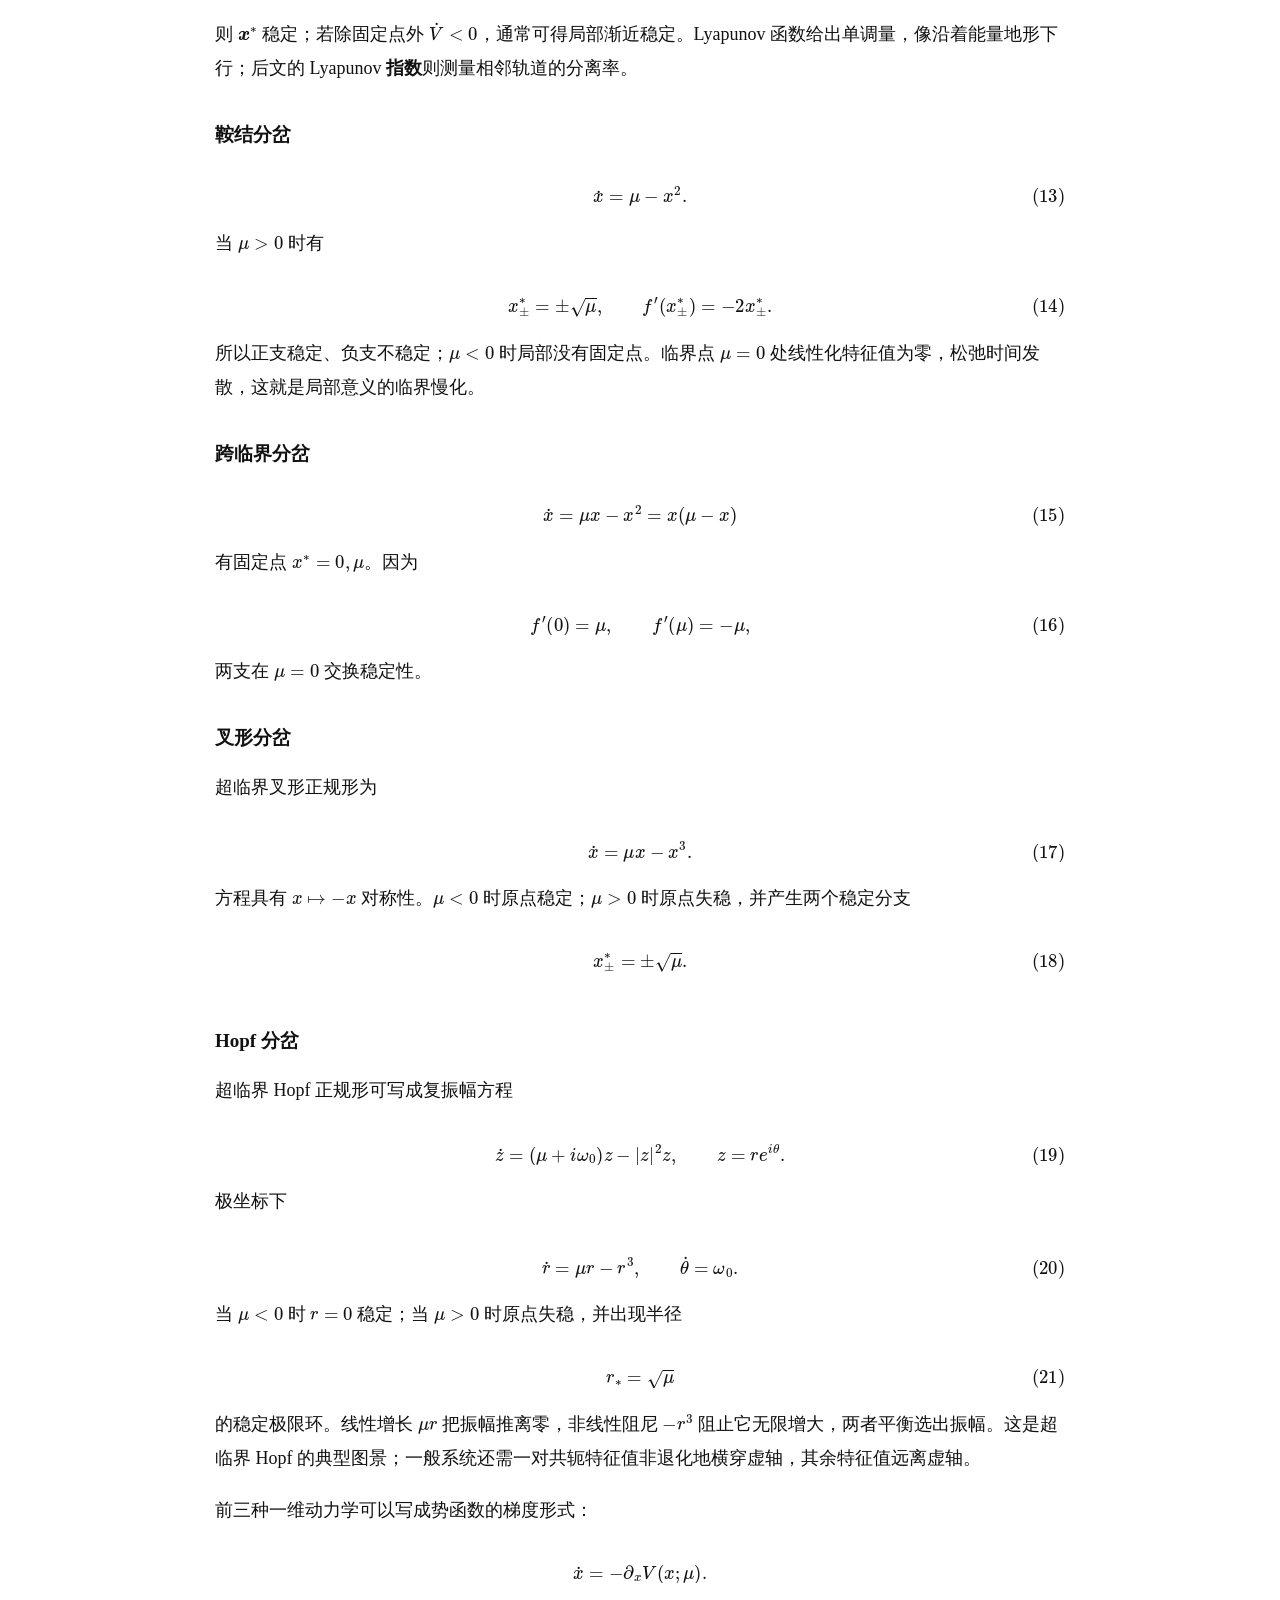
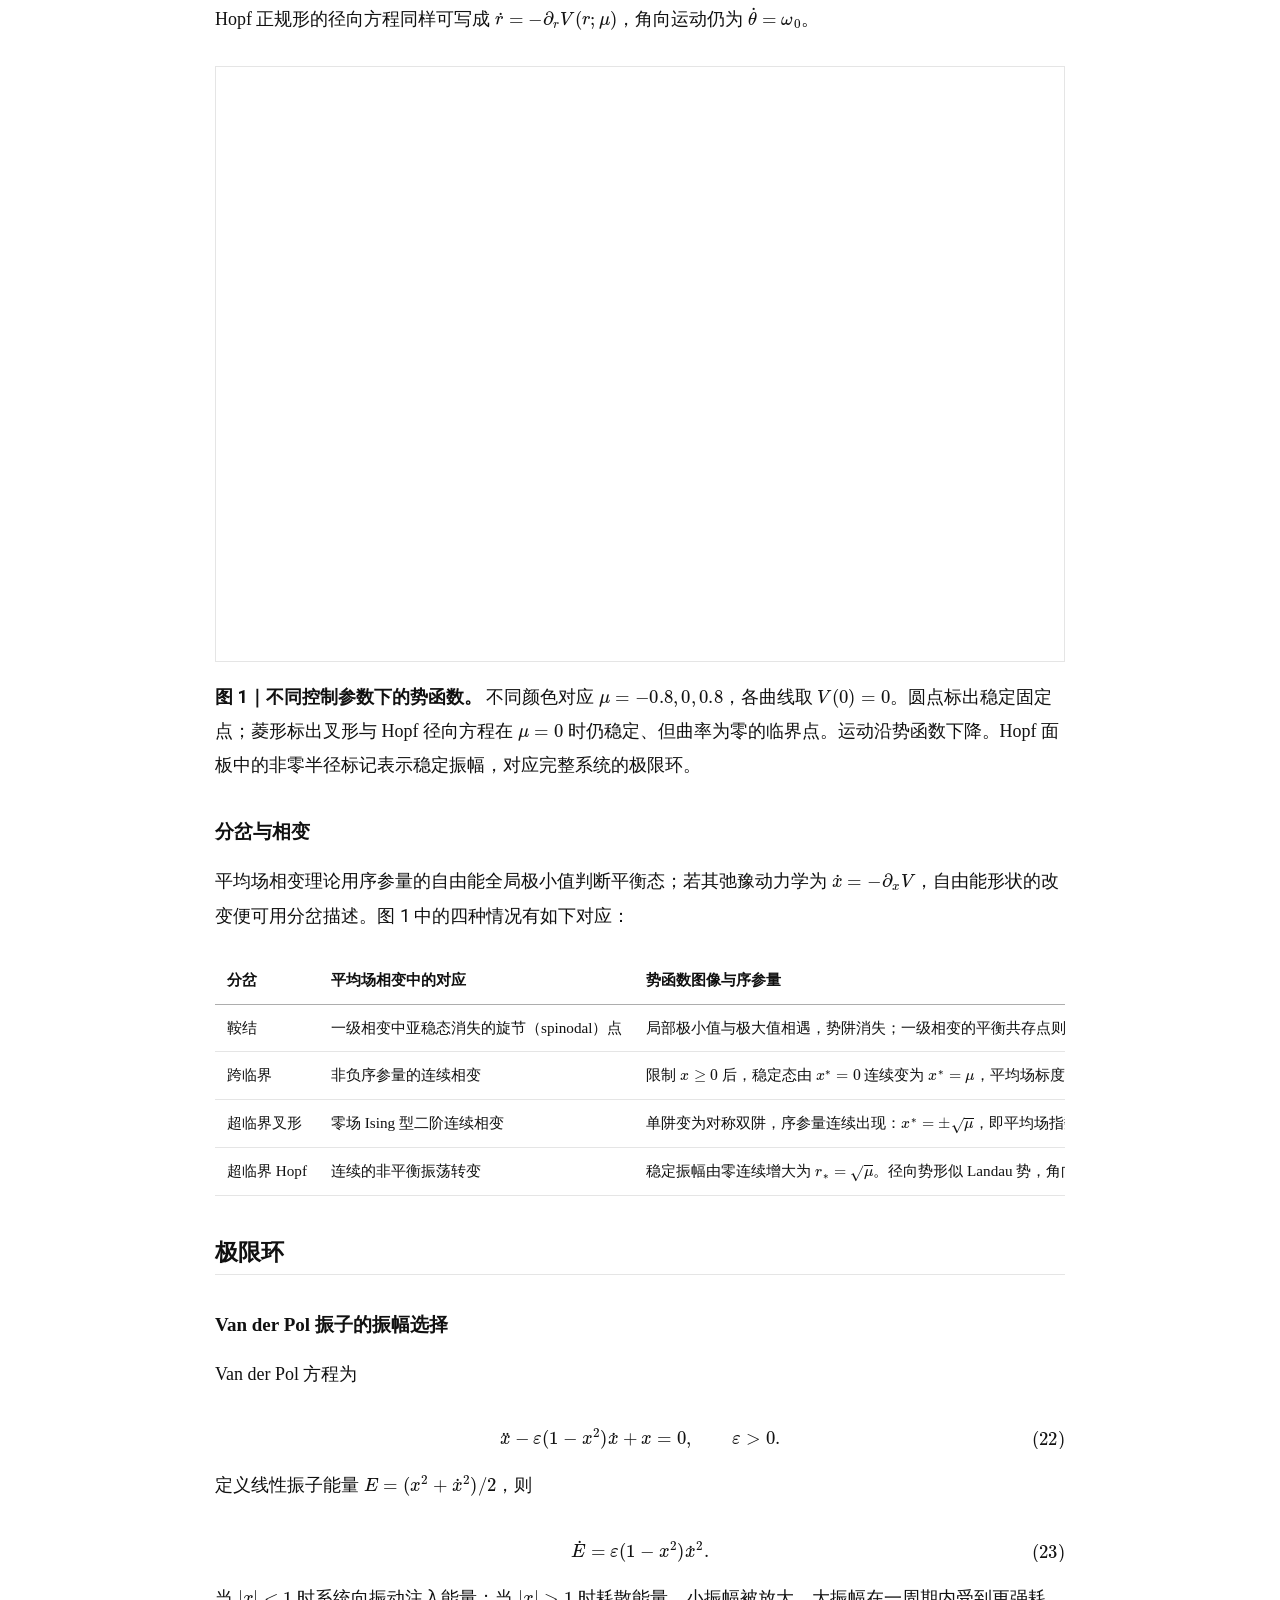
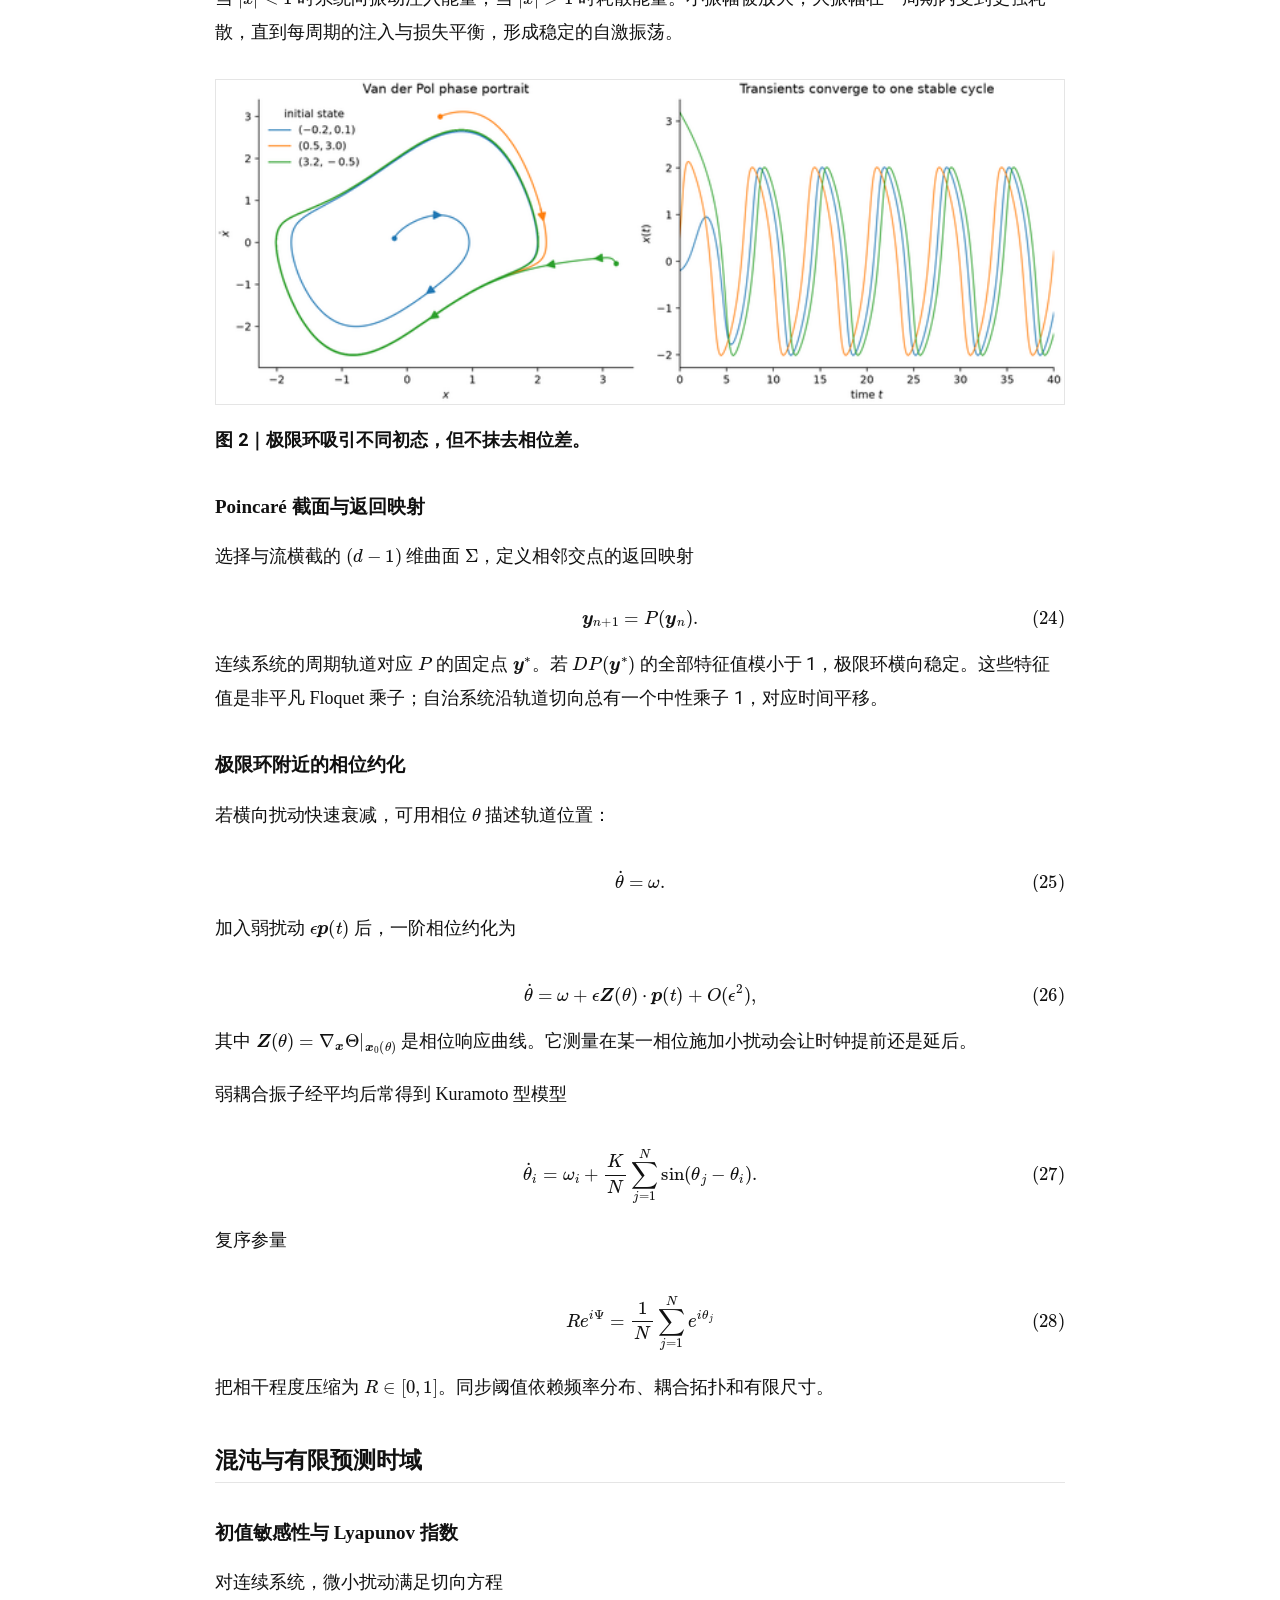
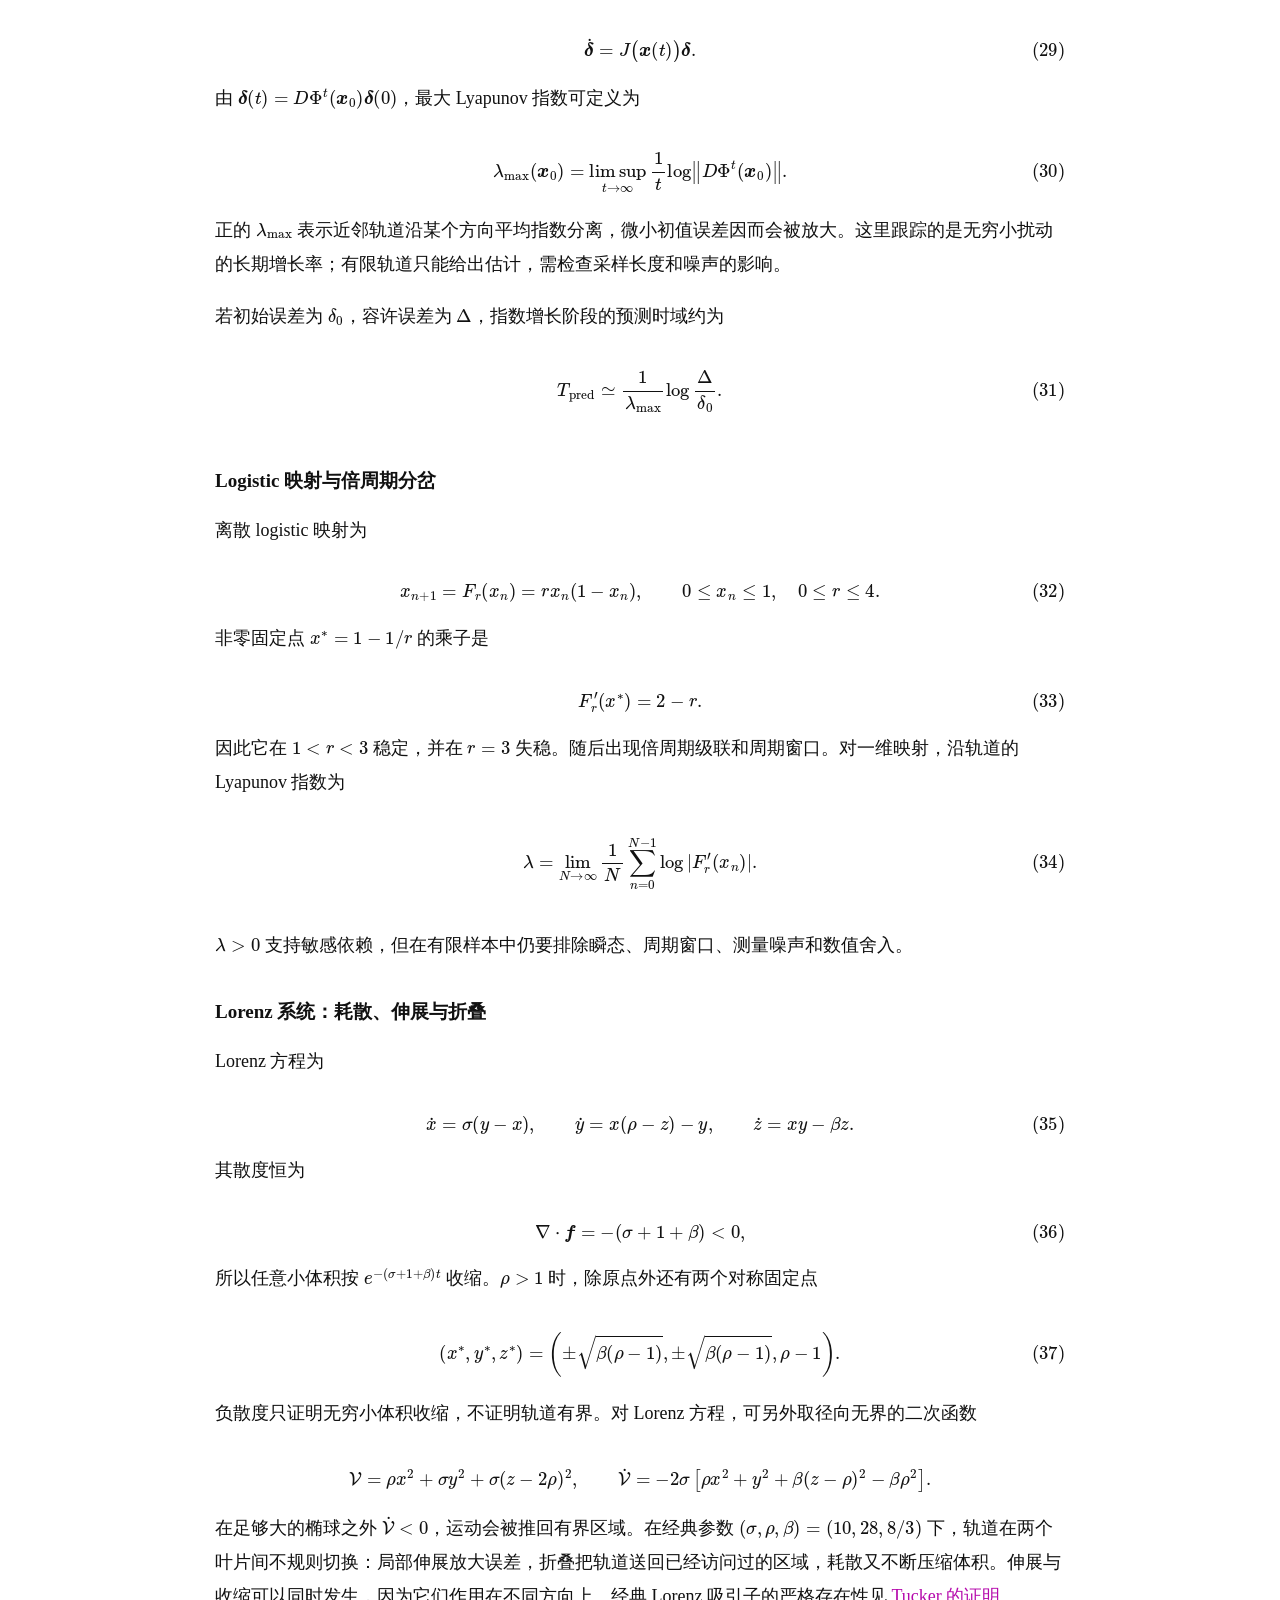
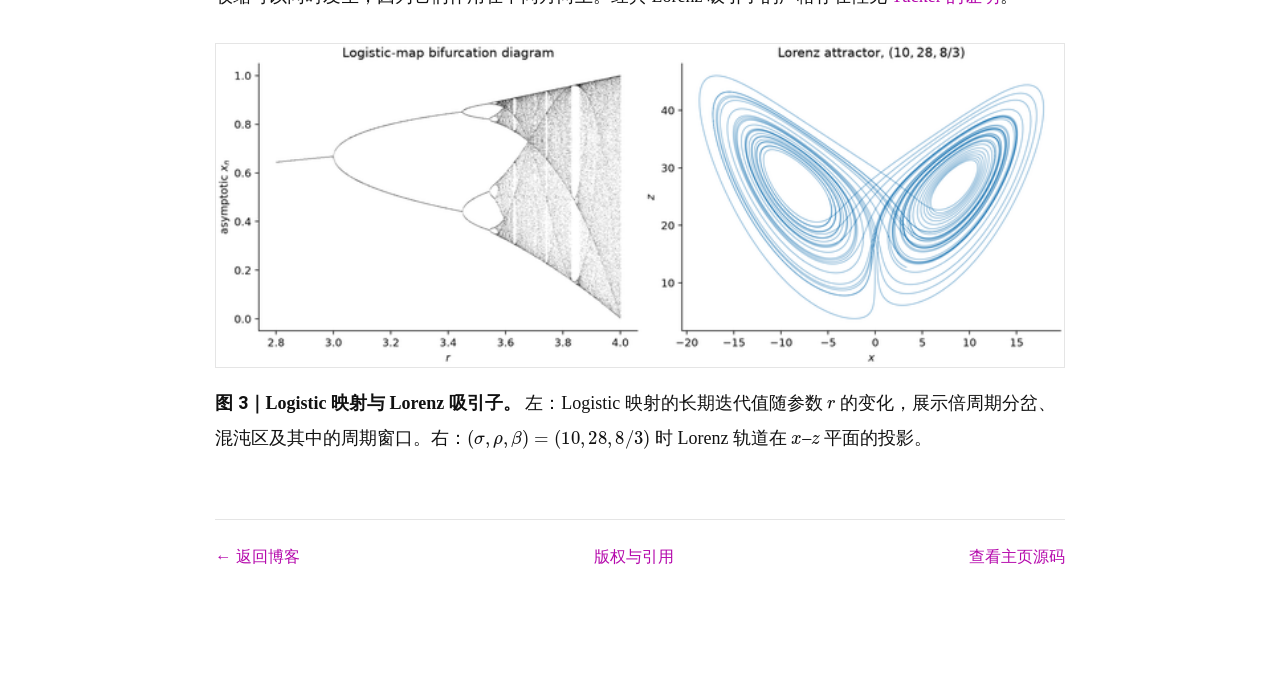
<file: blog/nonlinear-dynamics/index.html>
<!doctype html>
<html lang="zh-CN">
<head>
    <meta charset="utf-8">
    <meta name="viewport" content="width=device-width, initial-scale=1">
    <title>非线性动力学 · 曹溪能</title>
    <meta name="description" content="从固定点、势函数与分岔出发，讨论极限环、相位约化、混沌与有限预测时域。">
    <meta property="og:type" content="article">
    <meta property="og:url" content="https://xixi-cc.github.io/blog/nonlinear-dynamics/">
    <meta property="og:title" content="非线性动力学">
    <meta property="og:description" content="从固定点、势函数与分岔出发，讨论极限环、相位约化、混沌与有限预测时域。">
    <meta property="og:image" content="https://xixi-cc.github.io/assets/blog/nonlinear-dynamics/local_bifurcations.png">
    <meta name="twitter:image" content="https://xixi-cc.github.io/assets/blog/nonlinear-dynamics/local_bifurcations.png">
    <meta property="article:published_time" content="2026-10-21">
    <meta name="twitter:card" content="summary_large_image">
    <meta name="twitter:title" content="非线性动力学">
    <meta name="twitter:description" content="从固定点、势函数与分岔出发，讨论极限环、相位约化、混沌与有限预测时域。">
    <link rel="canonical" href="https://xixi-cc.github.io/blog/nonlinear-dynamics/">
    <script type="application/ld+json">{"@context": "https://schema.org", "@type": "Article", "headline": "非线性动力学", "description": "从固定点、势函数与分岔出发，讨论极限环、相位约化、混沌与有限预测时域。", "datePublished": "2026-10-21", "dateModified": "2026-10-21", "inLanguage": "zh-CN", "url": "https://xixi-cc.github.io/blog/nonlinear-dynamics/", "mainEntityOfPage": "https://xixi-cc.github.io/blog/nonlinear-dynamics/", "author": {"@type": "Person", "name": "Xineng Cao", "alternateName": ["Xixi Cao", "曹溪能"], "url": "https://xixi-cc.github.io/"}}</script>
    <link rel="icon" href="../../assets/favicon.svg" type="image/svg+xml">
    <link rel="stylesheet" href="../../styles.css">
    <link rel="stylesheet" href="../../blog.css">
    <script>
        window.MathJax = {
            chtml: {fontURL: '../../assets/mathjax/output/chtml/fonts/woff-v2'},
            options: {enableMenu: false}
        };
    </script>
    <script defer src="../../assets/mathjax/tex-mml-chtml.js"></script>

</head>
<body class="article-page">
    <header class="topbar">
        <nav aria-label="主导航">
            <a href="../../">主页</a>
            <a href="../../#reading">论文追踪</a>
            <a href="../../#blog" aria-current="page">博客</a>
        </nav>
    </header>

    <main class="article-shell">
        <article class="blog-article">
            <header class="article-header">
                <p class="article-kicker"><a href="../../#blog">研究笔记</a></p>
                <h1>非线性动力学</h1>
                <p class="article-meta"><time datetime="2026-10-21">2026 年 10 月 21 日</time> · 非线性动力学</p>
            </header>

            <details class="article-outline">
                <summary>文章目录</summary>
                <div class="toc">
<ul>
<li><a href="#相空间">相空间</a><ul>
<li><a href="#连续流与离散映射">连续流与离散映射</a></li>
</ul>
</li>
<li><a href="#固定点与局部稳定性">固定点与局部稳定性</a><ul>
<li><a href="#jacobian-与扰动增长">Jacobian 与扰动增长</a></li>
<li><a href="#lyapunov-函数与稳定性">Lyapunov 函数与稳定性</a></li>
<li><a href="#鞍结分岔">鞍结分岔</a></li>
<li><a href="#跨临界分岔">跨临界分岔</a></li>
<li><a href="#叉形分岔">叉形分岔</a></li>
<li><a href="#hopf-分岔">Hopf 分岔</a></li>
<li><a href="#分岔与相变">分岔与相变</a></li>
</ul>
</li>
<li><a href="#极限环">极限环</a><ul>
<li><a href="#van-der-pol-振子的振幅选择">Van der Pol 振子的振幅选择</a></li>
<li><a href="#poincaré-截面与返回映射">Poincaré 截面与返回映射</a></li>
<li><a href="#极限环附近的相位约化">极限环附近的相位约化</a></li>
</ul>
</li>
<li><a href="#混沌与有限预测时域">混沌与有限预测时域</a><ul>
<li><a href="#初值敏感性与-lyapunov-指数">初值敏感性与 Lyapunov 指数</a></li>
<li><a href="#logistic-映射与倍周期分岔">Logistic 映射与倍周期分岔</a></li>
<li><a href="#lorenz-系统耗散伸展与折叠">Lorenz 系统：耗散、伸展与折叠</a></li>
</ul>
</li>
</ul>
</div>

            </details>

            <div class="article-layout">
                <div class="article-content">
                    <h2 id="相空间">相空间</h2>
<h3 id="连续流与离散映射">连续流与离散映射</h3>
<p>自治连续系统写成</p>
<div class="arithmatex">\[\dot{\boldsymbol x}=\boldsymbol f(\boldsymbol x;\mu),
\qquad
\boldsymbol x\in M\subseteq\mathbb R^d,
\tag{2}\]</div>

<p>其中 <span class="arithmatex">\(\mu\)</span> 是控制参数。给定初态 <span class="arithmatex">\(\boldsymbol x_0\)</span>，若解在所考虑时间内存在且唯一，便定义流</p>
<div class="arithmatex">\[\Phi^t_\mu(\boldsymbol x_0)=\boldsymbol x(t),
\qquad
\Phi^{t+s}_\mu=\Phi^t_\mu\circ\Phi^s_\mu.
\tag{3}\]</div>

<p>离散系统则由映射迭代：</p>
<div class="arithmatex">\[\boldsymbol x_{n+1}=F_\mu(\boldsymbol x_n),
\qquad
\boldsymbol x_n=F_\mu^n(\boldsymbol x_0).
\tag{4}\]</div>

<h2 id="固定点与局部稳定性">固定点与局部稳定性</h2>
<h3 id="jacobian-与扰动增长">Jacobian 与扰动增长</h3>
<p>固定点 <span class="arithmatex">\(\boldsymbol x^*\)</span> 满足</p>
<div class="arithmatex">\[\boldsymbol f(\boldsymbol x^*;\mu)=\boldsymbol 0.
\tag{7}\]</div>

<p>令 <span class="arithmatex">\(\boldsymbol x=\boldsymbol x^*+\boldsymbol\xi\)</span>，Taylor 展开为</p>
<div class="arithmatex">\[\dot{\boldsymbol\xi}
=J(\boldsymbol x^*)\boldsymbol\xi
+O(\|\boldsymbol\xi\|^2),
\qquad
J_{ij}=\left.\frac{\partial f_i}{\partial x_j}\right|_{\boldsymbol x^*}.
\tag{8}\]</div>

<p>每个线性模式按 <span class="arithmatex">\(e^{\lambda t}\)</span> 演化：实部决定增长或衰减，虚部决定振荡。所有特征值实部为负时，固定点局部渐近稳定；至少一个实部为正时，它不稳定。没有特征值落在虚轴上称为双曲情形，此时附近轨道的定性结构可由线性化判断。</p>
<p>当存在 <span class="arithmatex">\(\operatorname{Re}\lambda=0\)</span> 时，线性项不能决定对应方向的稳定性。此时需要更高阶项。分岔恰好经常发生在这种非双曲情形。</p>
<h3 id="lyapunov-函数与稳定性">Lyapunov 函数与稳定性</h3>
<p>若存在标量函数 <span class="arithmatex">\(V(\boldsymbol x)\)</span>，在 <span class="arithmatex">\(\boldsymbol x^*\)</span> 附近满足</p>
<div class="arithmatex">\[V(\boldsymbol x^*)=0,
\quad V(\boldsymbol x)&gt;0,
\quad
\dot V=\nabla V\cdot\boldsymbol f\le0,
\tag{11}\]</div>

<p>则 <span class="arithmatex">\(\boldsymbol x^*\)</span> 稳定；若除固定点外 <span class="arithmatex">\(\dot V&lt;0\)</span>，通常可得局部渐近稳定。Lyapunov 函数给出单调量，像沿着能量地形下行；后文的 Lyapunov <strong>指数</strong>则测量相邻轨道的分离率。</p>
<h3 id="鞍结分岔">鞍结分岔</h3>
<div class="arithmatex">\[\dot x=\mu-x^2.
\tag{13}\]</div>

<p>当 <span class="arithmatex">\(\mu&gt;0\)</span> 时有</p>
<div class="arithmatex">\[x_\pm^*=\pm\sqrt\mu,
\qquad
f&#x27;(x_\pm^*)=-2x_\pm^*.
\tag{14}\]</div>

<p>所以正支稳定、负支不稳定；<span class="arithmatex">\(\mu&lt;0\)</span> 时局部没有固定点。临界点 <span class="arithmatex">\(\mu=0\)</span> 处线性化特征值为零，松弛时间发散，这就是局部意义的临界慢化。</p>
<h3 id="跨临界分岔">跨临界分岔</h3>
<div class="arithmatex">\[\dot x=\mu x-x^2=x(\mu-x)
\tag{15}\]</div>

<p>有固定点 <span class="arithmatex">\(x^*=0,\mu\)</span>。因为</p>
<div class="arithmatex">\[f&#x27;(0)=\mu,
\qquad
f&#x27;(\mu)=-\mu,
\tag{16}\]</div>

<p>两支在 <span class="arithmatex">\(\mu=0\)</span> 交换稳定性。</p>
<h3 id="叉形分岔">叉形分岔</h3>
<p>超临界叉形正规形为</p>
<div class="arithmatex">\[\dot x=\mu x-x^3.
\tag{17}\]</div>

<p>方程具有 <span class="arithmatex">\(x\mapsto-x\)</span> 对称性。<span class="arithmatex">\(\mu&lt;0\)</span> 时原点稳定；<span class="arithmatex">\(\mu&gt;0\)</span> 时原点失稳，并产生两个稳定分支</p>
<div class="arithmatex">\[x_\pm^*=\pm\sqrt\mu.
\tag{18}\]</div>

<h3 id="hopf-分岔">Hopf 分岔</h3>
<p>超临界 Hopf 正规形可写成复振幅方程</p>
<div class="arithmatex">\[\dot z=(\mu+i\omega_0)z-|z|^2z,
\qquad z=re^{i\theta}.
\tag{19}\]</div>

<p>极坐标下</p>
<div class="arithmatex">\[\dot r=\mu r-r^3,
\qquad
\dot\theta=\omega_0.
\tag{20}\]</div>

<p>当 <span class="arithmatex">\(\mu&lt;0\)</span> 时 <span class="arithmatex">\(r=0\)</span> 稳定；当 <span class="arithmatex">\(\mu&gt;0\)</span> 时原点失稳，并出现半径</p>
<div class="arithmatex">\[r_*=\sqrt\mu
\tag{21}\]</div>

<p>的稳定极限环。线性增长 <span class="arithmatex">\(\mu r\)</span> 把振幅推离零，非线性阻尼 <span class="arithmatex">\(-r^3\)</span> 阻止它无限增大，两者平衡选出振幅。这是超临界 Hopf 的典型图景；一般系统还需一对共轭特征值非退化地横穿虚轴，其余特征值远离虚轴。</p>
<p>前三种一维动力学可以写成势函数的梯度形式：</p>
<div class="arithmatex">\[\dot x=-\partial_x V(x;\mu).\]</div>

<p>Hopf 正规形的径向方程同样可写成 <span class="arithmatex">\(\dot r=-\partial_r V(r;\mu)\)</span>，角向运动仍为 <span class="arithmatex">\(\dot\theta=\omega_0\)</span>。</p>
<p><picture><source type="image/webp" srcset="../../assets/blog/nonlinear-dynamics/local_bifurcations-640.webp 640w, ../../assets/blog/nonlinear-dynamics/local_bifurcations-1280.webp 1280w, ../../assets/blog/nonlinear-dynamics/local_bifurcations-1800.webp 1800w" sizes="(max-width: 620px) calc(100vw - 28px), (max-width: 914px) calc(100vw - 64px), 850px"><img loading="lazy" decoding="async" width="1800" height="1260" alt="不同控制参数下的势函数曲线" src="../../assets/blog/nonlinear-dynamics/local_bifurcations.png"></picture></p>
<p><strong>图 1｜不同控制参数下的势函数。</strong> 不同颜色对应 <span class="arithmatex">\(\mu=-0.8,0,0.8\)</span>，各曲线取 <span class="arithmatex">\(V(0)=0\)</span>。圆点标出稳定固定点；菱形标出叉形与 Hopf 径向方程在 <span class="arithmatex">\(\mu=0\)</span> 时仍稳定、但曲率为零的临界点。运动沿势函数下降。Hopf 面板中的非零半径标记表示稳定振幅，对应完整系统的极限环。</p>
<h3 id="分岔与相变">分岔与相变</h3>
<p>平均场相变理论用序参量的自由能全局极小值判断平衡态；若其弛豫动力学为 <span class="arithmatex">\(\dot x=-\partial_x V\)</span>，自由能形状的改变便可用分岔描述。图 1 中的四种情况有如下对应：</p>
<table>
<thead>
<tr>
<th>分岔</th>
<th>平均场相变中的对应</th>
<th>势函数图像与序参量</th>
</tr>
</thead>
<tbody>
<tr>
<td>鞍结</td>
<td>一级相变中亚稳态消失的旋节（spinodal）点</td>
<td>局部极小值与极大值相遇，势阱消失；一级相变的平衡共存点则由两个势阱等深确定，通常不在鞍结处。</td>
</tr>
<tr>
<td>跨临界</td>
<td>非负序参量的连续相变</td>
<td>限制 <span class="arithmatex">\(x\geq0\)</span> 后，稳定态由 <span class="arithmatex">\(x^*=0\)</span> 连续变为 <span class="arithmatex">\(x^*=\mu\)</span>，平均场标度为 <span class="arithmatex">\(x^*\propto\mu\)</span>。</td>
</tr>
<tr>
<td>超临界叉形</td>
<td>零场 Ising 型二阶连续相变</td>
<td>单阱变为对称双阱，序参量连续出现：<span class="arithmatex">\(x^*=\pm\sqrt\mu\)</span>，即平均场指数 <span class="arithmatex">\(\beta=1/2\)</span>。</td>
</tr>
<tr>
<td>超临界 Hopf</td>
<td>连续的非平衡振荡转变</td>
<td>稳定振幅由零连续增大为 <span class="arithmatex">\(r_*=\sqrt\mu\)</span>。径向势形似 Landau 势，角向旋转使有序态成为周期运动。</td>
</tr>
</tbody>
</table>
<h2 id="极限环">极限环</h2>
<h3 id="van-der-pol-振子的振幅选择">Van der Pol 振子的振幅选择</h3>
<p>Van der Pol 方程为</p>
<div class="arithmatex">\[\ddot x-\varepsilon(1-x^2)\dot x+x=0,
\qquad \varepsilon&gt;0.
\tag{22}\]</div>

<p>定义线性振子能量 <span class="arithmatex">\(E=(x^2+\dot x^2)/2\)</span>，则</p>
<div class="arithmatex">\[\dot E=\varepsilon(1-x^2)\dot x^2.
\tag{23}\]</div>

<p>当 <span class="arithmatex">\(|x|&lt;1\)</span> 时系统向振动注入能量；当 <span class="arithmatex">\(|x|&gt;1\)</span> 时耗散能量。小振幅被放大，大振幅在一周期内受到更强耗散，直到每周期的注入与损失平衡，形成稳定的自激振荡。</p>
<p><picture><source type="image/webp" srcset="../../assets/blog/nonlinear-dynamics/limit_cycle_phase-640.webp 640w, ../../assets/blog/nonlinear-dynamics/limit_cycle_phase-1280.webp 1280w, ../../assets/blog/nonlinear-dynamics/limit_cycle_phase-1980.webp 1980w" sizes="(max-width: 620px) calc(100vw - 28px), (max-width: 914px) calc(100vw - 64px), 850px"><img loading="lazy" decoding="async" width="1980" height="756" alt="Van der Pol 振子的稳定极限环" src="../../assets/blog/nonlinear-dynamics/limit_cycle_phase.png"></picture></p>
<p><strong>图 2｜极限环吸引不同初态，但不抹去相位差。</strong></p>
<h3 id="poincaré-截面与返回映射">Poincaré 截面与返回映射</h3>
<p>选择与流横截的 <span class="arithmatex">\((d-1)\)</span> 维曲面 <span class="arithmatex">\(\Sigma\)</span>，定义相邻交点的返回映射</p>
<div class="arithmatex">\[\boldsymbol y_{n+1}=P(\boldsymbol y_n).
\tag{24}\]</div>

<p>连续系统的周期轨道对应 <span class="arithmatex">\(P\)</span> 的固定点 <span class="arithmatex">\(\boldsymbol y^*\)</span>。若 <span class="arithmatex">\(DP(\boldsymbol y^*)\)</span> 的全部特征值模小于 1，极限环横向稳定。这些特征值是非平凡 Floquet 乘子；自治系统沿轨道切向总有一个中性乘子 1，对应时间平移。</p>
<h3 id="极限环附近的相位约化">极限环附近的相位约化</h3>
<p>若横向扰动快速衰减，可用相位 <span class="arithmatex">\(\theta\)</span> 描述轨道位置：</p>
<div class="arithmatex">\[\dot\theta=\omega.
\tag{25}\]</div>

<p>加入弱扰动 <span class="arithmatex">\(\epsilon\boldsymbol p(t)\)</span> 后，一阶相位约化为</p>
<div class="arithmatex">\[\dot\theta
=\omega
+\epsilon\boldsymbol Z(\theta)\cdot\boldsymbol p(t)
+O(\epsilon^2),
\tag{26}\]</div>

<p>其中 <span class="arithmatex">\(\boldsymbol Z(\theta)=\nabla_{\boldsymbol x}\Theta|_{\boldsymbol x_0(\theta)}\)</span> 是相位响应曲线。它测量在某一相位施加小扰动会让时钟提前还是延后。</p>
<p>弱耦合振子经平均后常得到 Kuramoto 型模型</p>
<div class="arithmatex">\[\dot\theta_i
=\omega_i
+\frac{K}{N}\sum_{j=1}^N
\sin(\theta_j-\theta_i).
\tag{27}\]</div>

<p>复序参量</p>
<div class="arithmatex">\[Re^{i\Psi}
=\frac1N\sum_{j=1}^N e^{i\theta_j}
\tag{28}\]</div>

<p>把相干程度压缩为 <span class="arithmatex">\(R\in[0,1]\)</span>。同步阈值依赖频率分布、耦合拓扑和有限尺寸。</p>
<h2 id="混沌与有限预测时域">混沌与有限预测时域</h2>
<h3 id="初值敏感性与-lyapunov-指数">初值敏感性与 Lyapunov 指数</h3>
<p>对连续系统，微小扰动满足切向方程</p>
<div class="arithmatex">\[\dot{\boldsymbol\delta}
=J\bigl(\boldsymbol x(t)\bigr)\boldsymbol\delta.
\tag{29}\]</div>

<p>由 <span class="arithmatex">\(\boldsymbol\delta(t)=D\Phi^t(\boldsymbol x_0)\boldsymbol\delta(0)\)</span>，最大 Lyapunov 指数可定义为</p>
<div class="arithmatex">\[\lambda_{\max}(\boldsymbol x_0)
=\limsup_{t\to\infty}
\frac1t\log
\bigl\|D\Phi^t(\boldsymbol x_0)\bigr\|.
\tag{30}\]</div>

<p>正的 <span class="arithmatex">\(\lambda_{\max}\)</span> 表示近邻轨道沿某个方向平均指数分离，微小初值误差因而会被放大。这里跟踪的是无穷小扰动的长期增长率；有限轨道只能给出估计，需检查采样长度和噪声的影响。</p>
<p>若初始误差为 <span class="arithmatex">\(\delta_0\)</span>，容许误差为 <span class="arithmatex">\(\Delta\)</span>，指数增长阶段的预测时域约为</p>
<div class="arithmatex">\[T_{\mathrm{pred}}
\simeq
\frac1{\lambda_{\max}}
\log\frac{\Delta}{\delta_0}.
\tag{31}\]</div>

<h3 id="logistic-映射与倍周期分岔">Logistic 映射与倍周期分岔</h3>
<p>离散 logistic 映射为</p>
<div class="arithmatex">\[x_{n+1}=F_r(x_n)=rx_n(1-x_n),
\qquad 0\le x_n\le1,\quad 0\le r\le4.
\tag{32}\]</div>

<p>非零固定点 <span class="arithmatex">\(x^*=1-1/r\)</span> 的乘子是</p>
<div class="arithmatex">\[F_r&#x27;(x^*)=2-r.
\tag{33}\]</div>

<p>因此它在 <span class="arithmatex">\(1&lt;r&lt;3\)</span> 稳定，并在 <span class="arithmatex">\(r=3\)</span> 失稳。随后出现倍周期级联和周期窗口。对一维映射，沿轨道的 Lyapunov 指数为</p>
<p><div class="arithmatex">\[\lambda
=\lim_{N\to\infty}
\frac1N\sum_{n=0}^{N-1}
\log|F_r&#x27;(x_n)|.
\tag{34}\]</div></p>
<p><span class="arithmatex">\(\lambda&gt;0\)</span> 支持敏感依赖，但在有限样本中仍要排除瞬态、周期窗口、测量噪声和数值舍入。</p>
<h3 id="lorenz-系统耗散伸展与折叠">Lorenz 系统：耗散、伸展与折叠</h3>
<p>Lorenz 方程为</p>
<div class="arithmatex">\[\dot x=\sigma(y-x),
\qquad
\dot y=x(\rho-z)-y,
\qquad
\dot z=xy-\beta z.
\tag{35}\]</div>

<p>其散度恒为</p>
<div class="arithmatex">\[\nabla\cdot\boldsymbol f
=-(\sigma+1+\beta)&lt;0,
\tag{36}\]</div>

<p>所以任意小体积按 <span class="arithmatex">\(e^{-(\sigma+1+\beta)t}\)</span> 收缩。<span class="arithmatex">\(\rho&gt;1\)</span> 时，除原点外还有两个对称固定点</p>
<div class="arithmatex">\[(x^*,y^*,z^*)
=\left(\pm\sqrt{\beta(\rho-1)},
\pm\sqrt{\beta(\rho-1)},
\rho-1\right).
\tag{37}\]</div>

<p>负散度只证明无穷小体积收缩，不证明轨道有界。对 Lorenz 方程，可另外取径向无界的二次函数</p>
<div class="arithmatex">\[\mathcal V=\rho x^2+\sigma y^2+\sigma(z-2\rho)^2,
\qquad
\dot{\mathcal V}
=-2\sigma\left[\rho x^2+y^2+\beta(z-\rho)^2-\beta\rho^2\right].\]</div>

<p>在足够大的椭球之外 <span class="arithmatex">\(\dot{\mathcal V}&lt;0\)</span>，运动会被推回有界区域。在经典参数 <span class="arithmatex">\((\sigma,\rho,\beta)=(10,28,8/3)\)</span> 下，轨道在两个叶片间不规则切换：局部伸展放大误差，折叠把轨道送回已经访问过的区域，耗散又不断压缩体积。伸展与收缩可以同时发生，因为它们作用在不同方向上。经典 Lorenz 吸引子的严格存在性见 <a href="https://pi.math.cornell.edu/~warwick/main/papers.html">Tucker 的证明</a>。</p>
<p><picture><source type="image/webp" srcset="../../assets/blog/nonlinear-dynamics/logistic_lorenz-640.webp 640w, ../../assets/blog/nonlinear-dynamics/logistic_lorenz-1280.webp 1280w, ../../assets/blog/nonlinear-dynamics/logistic_lorenz-1980.webp 1980w" sizes="(max-width: 620px) calc(100vw - 28px), (max-width: 914px) calc(100vw - 64px), 850px"><img loading="lazy" decoding="async" width="1980" height="756" alt="Logistic 映射的分岔图与 Lorenz 吸引子" src="../../assets/blog/nonlinear-dynamics/logistic_lorenz.png"></picture></p>
<p><strong>图 3｜Logistic 映射与 Lorenz 吸引子。</strong> 左：Logistic 映射的长期迭代值随参数 <span class="arithmatex">\(r\)</span> 的变化，展示倍周期分岔、混沌区及其中的周期窗口。右：<span class="arithmatex">\((\sigma,\rho,\beta)=(10,28,8/3)\)</span> 时 Lorenz 轨道在 <span class="arithmatex">\(x\)</span>–<span class="arithmatex">\(z\)</span> 平面的投影。</p>
                </div>
            </div>

            <footer class="article-footer">
                <a href="../../#blog">← 返回博客</a>
                <a href="../../rights.html">版权与引用</a>
                <a href="https://github.com/xixi-cc/xixi-cc.github.io">查看主页源码</a>
            </footer>
        </article>
    </main>
    <!-- Cloudflare Web Analytics -->
    <script type="module" src="https://static.cloudflareinsights.com/beacon.min.js" data-cf-beacon='{"token":"73522e5dee9b42b0be84b4847e4dd502"}'></script>
    <!-- End Cloudflare Web Analytics -->
</body>
</html>
</file>
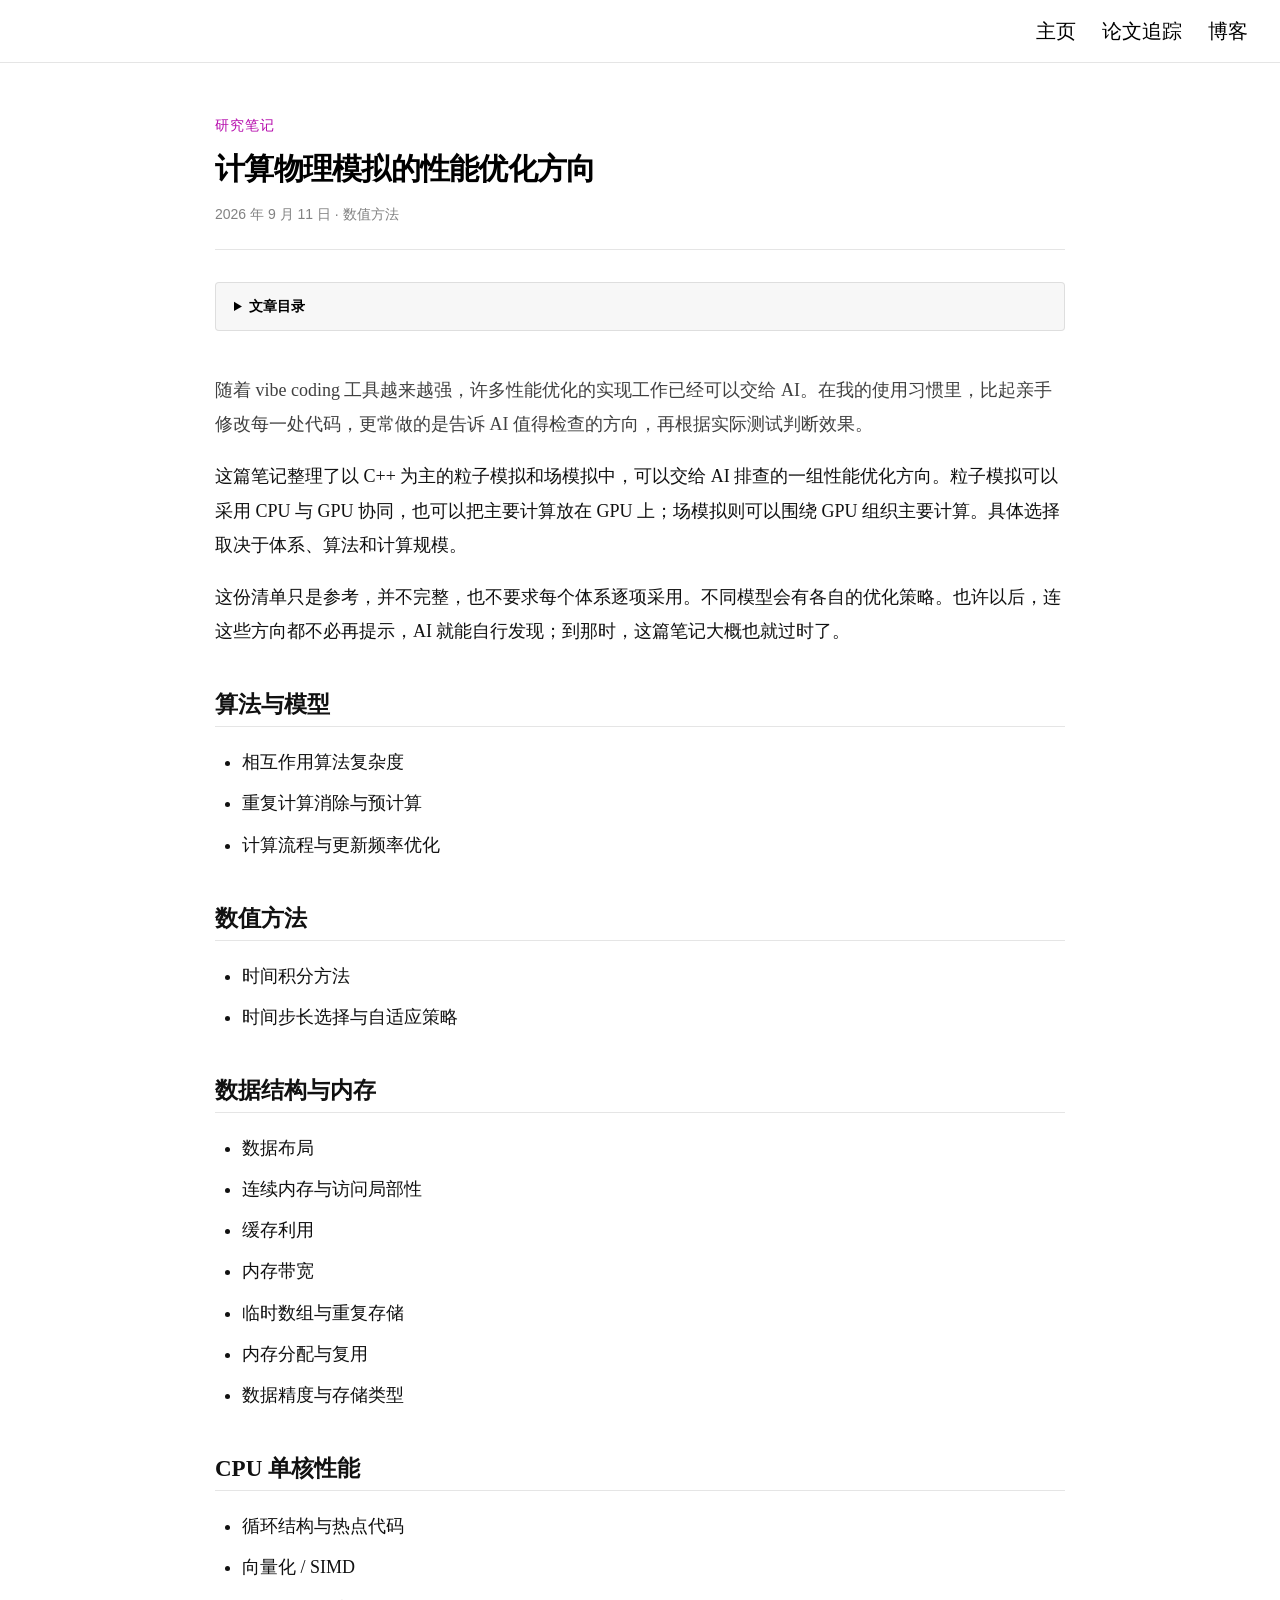
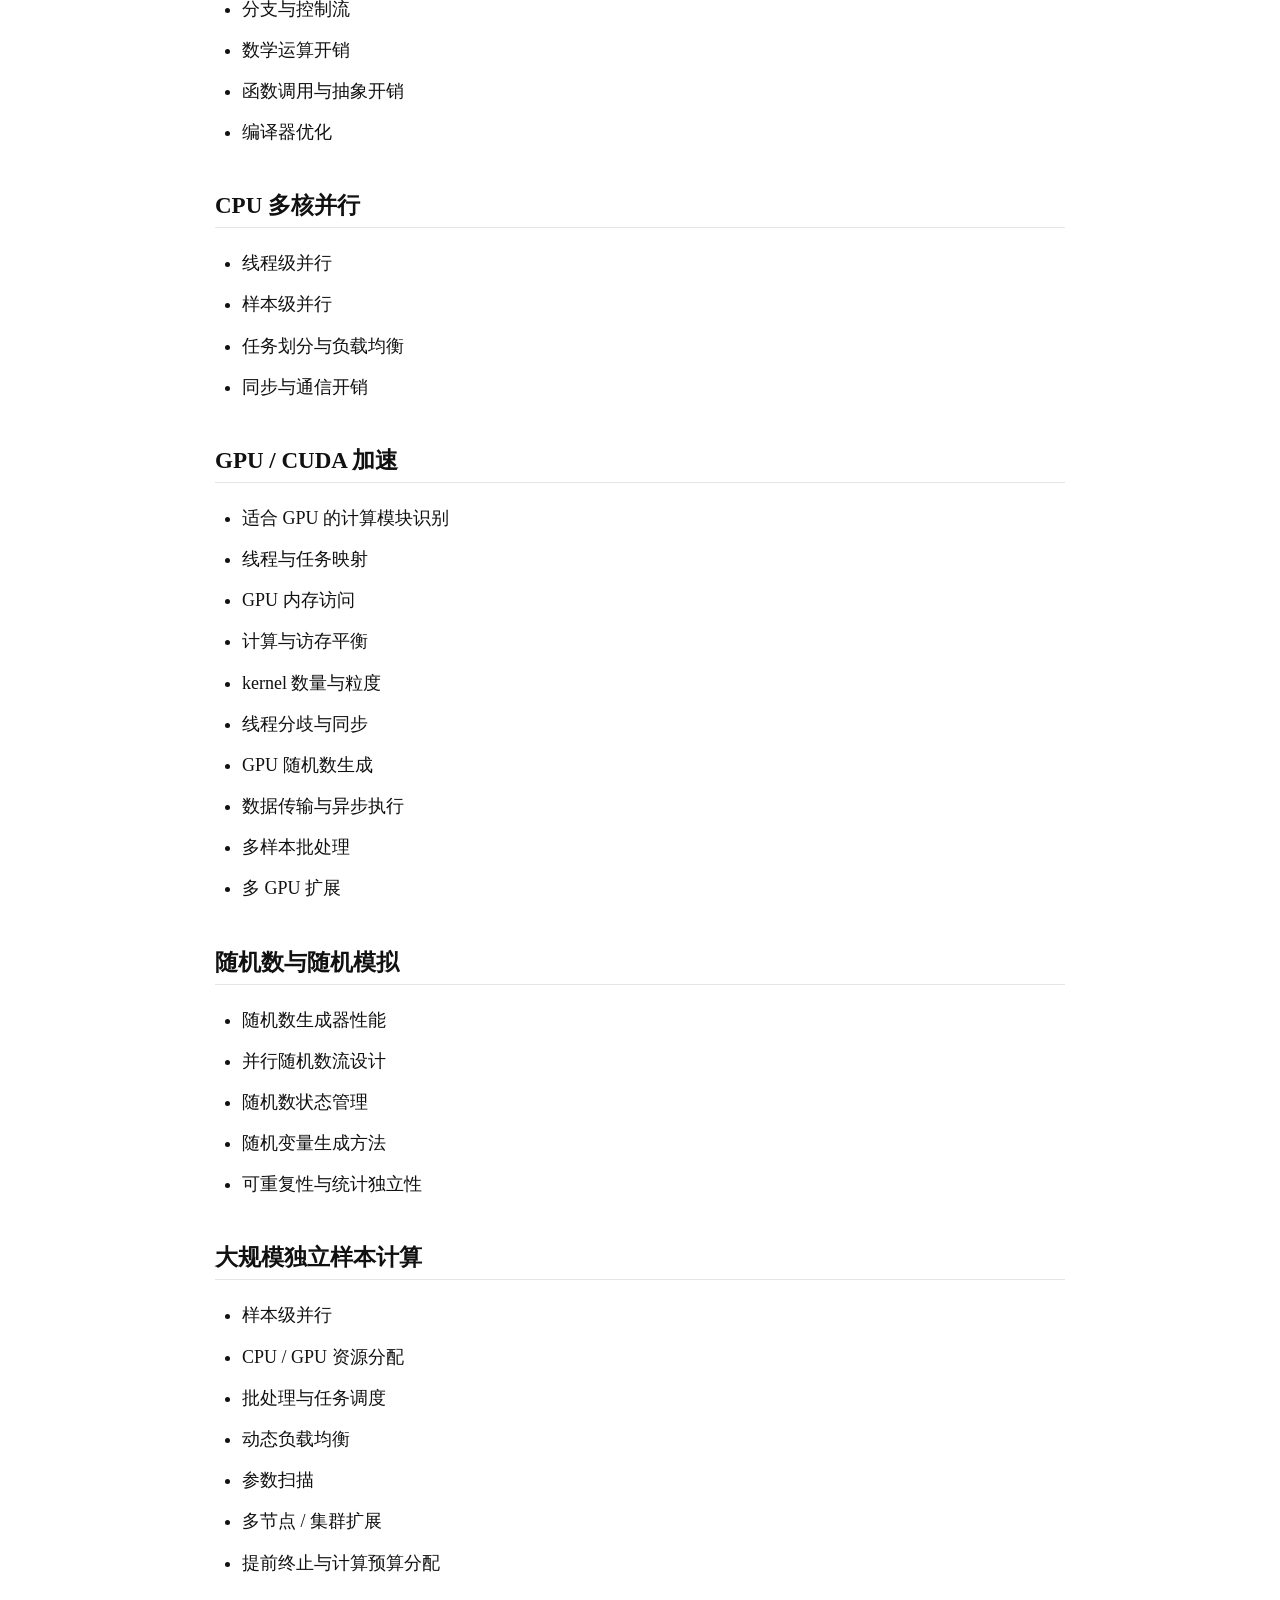
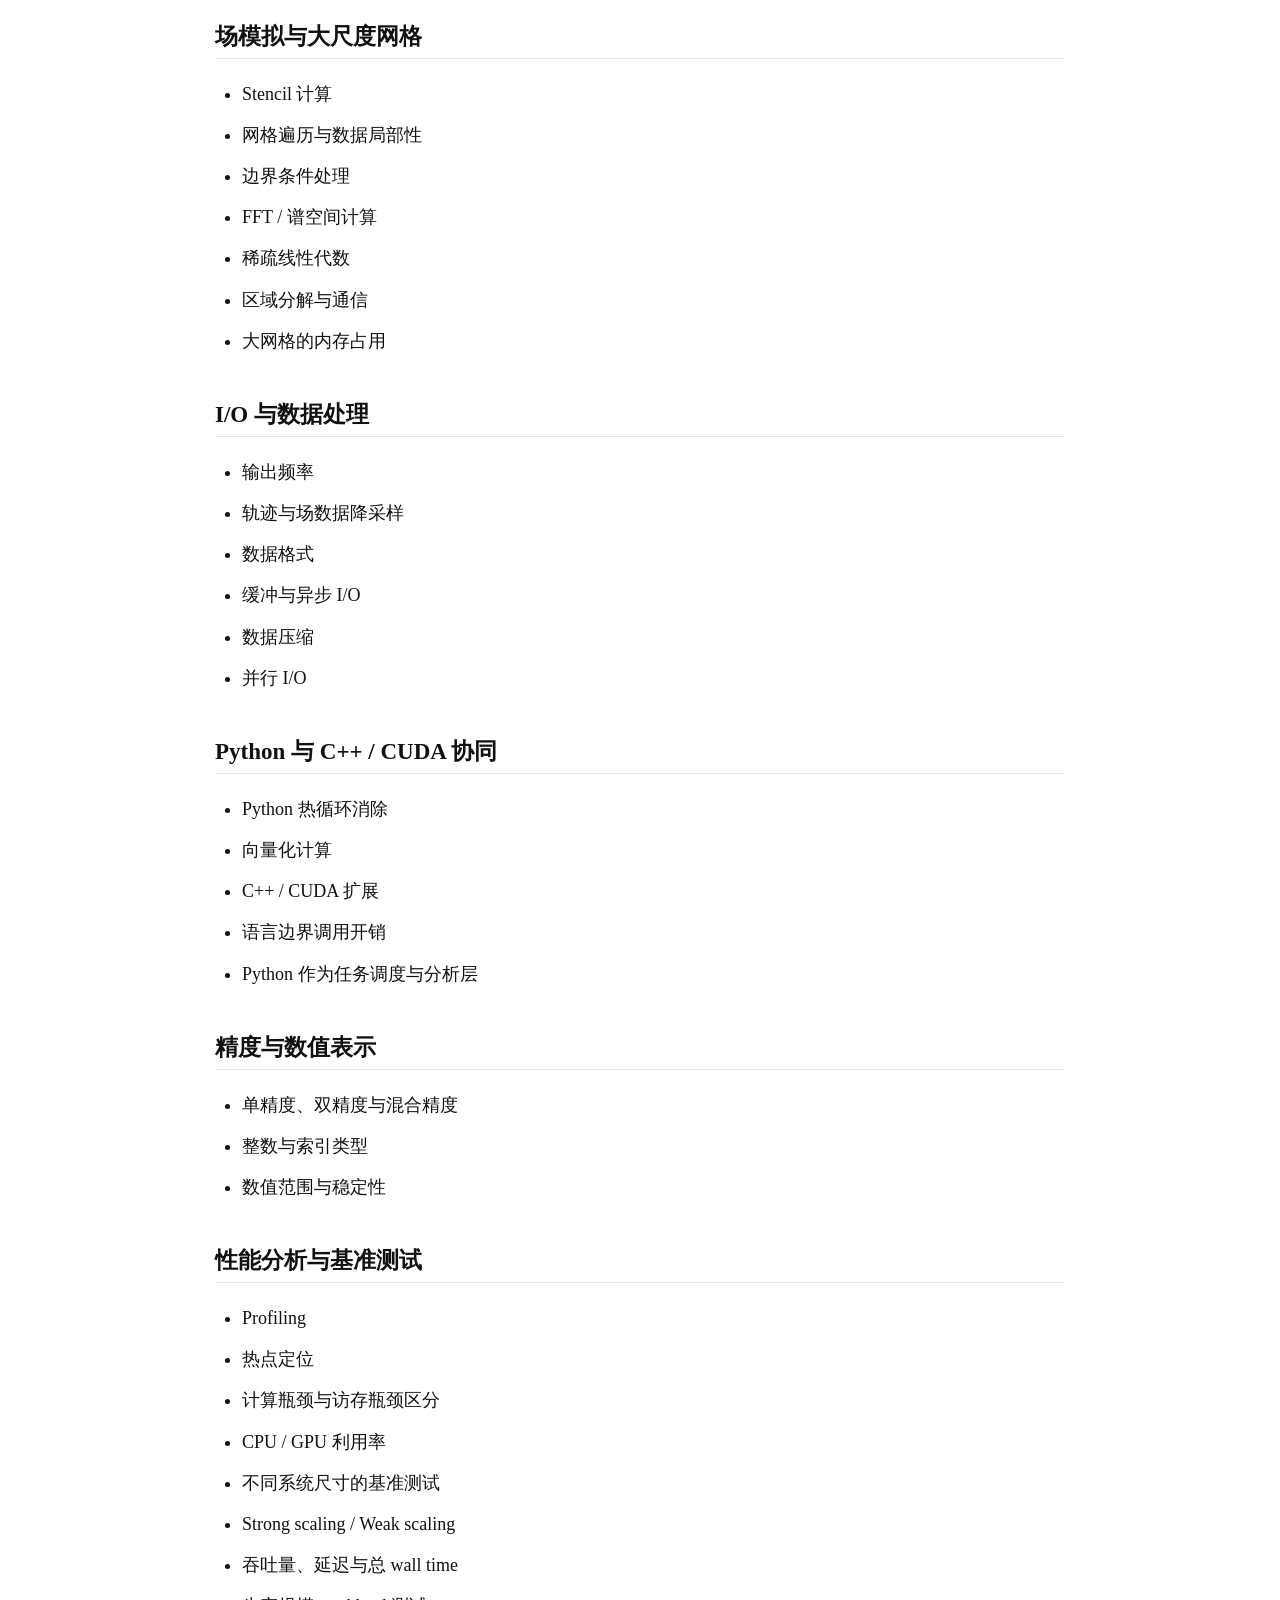
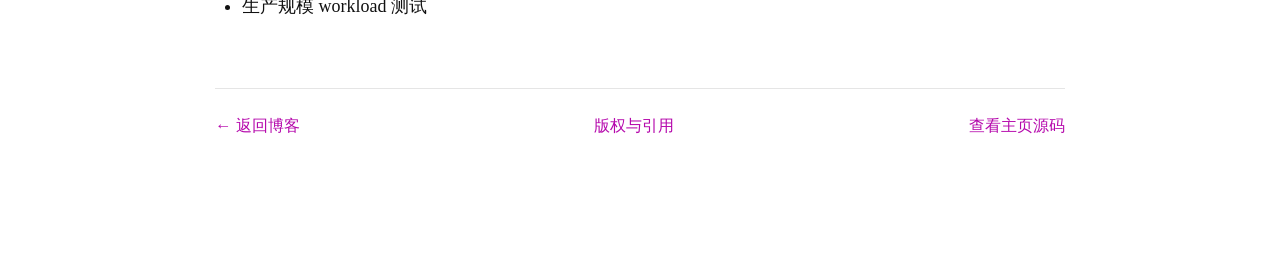
<file: blog/numerical-simulation-notes/index.html>
<!doctype html>
<html lang="zh-CN">
<head>
    <meta charset="utf-8">
    <meta name="viewport" content="width=device-width, initial-scale=1">
    <title>计算物理模拟的性能优化方向 · 曹溪能</title>
    <meta name="description" content="面向 C++ 粒子模拟与场模拟的性能优化方向：从算法、内存和 CPU/GPU 并行，到随机数、I/O 与基准测试。">
    <meta property="og:type" content="article">
    <meta property="og:url" content="https://xixi-cc.github.io/blog/numerical-simulation-notes/">
    <meta property="og:title" content="计算物理模拟的性能优化方向">
    <meta property="og:description" content="面向 C++ 粒子模拟与场模拟的性能优化方向：从算法、内存和 CPU/GPU 并行，到随机数、I/O 与基准测试。">
    <meta property="article:published_time" content="2026-09-11">
    <meta name="twitter:card" content="summary">
    <meta name="twitter:title" content="计算物理模拟的性能优化方向">
    <meta name="twitter:description" content="面向 C++ 粒子模拟与场模拟的性能优化方向：从算法、内存和 CPU/GPU 并行，到随机数、I/O 与基准测试。">
    <link rel="canonical" href="https://xixi-cc.github.io/blog/numerical-simulation-notes/">
    <script type="application/ld+json">{"@context": "https://schema.org", "@type": "Article", "headline": "计算物理模拟的性能优化方向", "description": "面向 C++ 粒子模拟与场模拟的性能优化方向：从算法、内存和 CPU/GPU 并行，到随机数、I/O 与基准测试。", "datePublished": "2026-09-11", "dateModified": "2026-09-11", "inLanguage": "zh-CN", "url": "https://xixi-cc.github.io/blog/numerical-simulation-notes/", "mainEntityOfPage": "https://xixi-cc.github.io/blog/numerical-simulation-notes/", "author": {"@type": "Person", "name": "Xineng Cao", "alternateName": ["Xixi Cao", "曹溪能"], "url": "https://xixi-cc.github.io/"}}</script>
    <link rel="icon" href="../../assets/favicon.svg" type="image/svg+xml">
    <link rel="stylesheet" href="../../styles.css">
    <link rel="stylesheet" href="../../blog.css">

</head>
<body class="article-page">
    <header class="topbar">
        <nav aria-label="主导航">
            <a href="../../">主页</a>
            <a href="../../#reading">论文追踪</a>
            <a href="../../#blog" aria-current="page">博客</a>
        </nav>
    </header>

    <main class="article-shell">
        <article class="blog-article">
            <header class="article-header">
                <p class="article-kicker"><a href="../../#blog">研究笔记</a></p>
                <h1>计算物理模拟的性能优化方向</h1>
                <p class="article-meta"><time datetime="2026-09-11">2026 年 9 月 11 日</time> · 数值方法</p>
            </header>

            <details class="article-outline">
                <summary>文章目录</summary>
                <div class="toc">
<ul>
<li><a href="#算法与模型">算法与模型</a></li>
<li><a href="#数值方法">数值方法</a></li>
<li><a href="#数据结构与内存">数据结构与内存</a></li>
<li><a href="#cpu-单核性能">CPU 单核性能</a></li>
<li><a href="#cpu-多核并行">CPU 多核并行</a></li>
<li><a href="#gpu-cuda-加速">GPU / CUDA 加速</a></li>
<li><a href="#随机数与随机模拟">随机数与随机模拟</a></li>
<li><a href="#大规模独立样本计算">大规模独立样本计算</a></li>
<li><a href="#场模拟与大尺度网格">场模拟与大尺度网格</a></li>
<li><a href="#io-与数据处理">I/O 与数据处理</a></li>
<li><a href="#python-与-c-cuda-协同">Python 与 C++ / CUDA 协同</a></li>
<li><a href="#精度与数值表示">精度与数值表示</a></li>
<li><a href="#性能分析与基准测试">性能分析与基准测试</a></li>
</ul>
</div>

            </details>

            <div class="article-layout">
                <div class="article-content">
                    <p>随着 vibe coding 工具越来越强，许多性能优化的实现工作已经可以交给 AI。在我的使用习惯里，比起亲手修改每一处代码，更常做的是告诉 AI 值得检查的方向，再根据实际测试判断效果。</p>
<p>这篇笔记整理了以 C++ 为主的粒子模拟和场模拟中，可以交给 AI 排查的一组性能优化方向。粒子模拟可以采用 CPU 与 GPU 协同，也可以把主要计算放在 GPU 上；场模拟则可以围绕 GPU 组织主要计算。具体选择取决于体系、算法和计算规模。</p>
<p>这份清单只是参考，并不完整，也不要求每个体系逐项采用。不同模型会有各自的优化策略。也许以后，连这些方向都不必再提示，AI 就能自行发现；到那时，这篇笔记大概也就过时了。</p>
<h2 id="算法与模型">算法与模型</h2>
<ul>
<li>相互作用算法复杂度</li>
<li>重复计算消除与预计算</li>
<li>计算流程与更新频率优化</li>
</ul>
<h2 id="数值方法">数值方法</h2>
<ul>
<li>时间积分方法</li>
<li>时间步长选择与自适应策略</li>
</ul>
<h2 id="数据结构与内存">数据结构与内存</h2>
<ul>
<li>数据布局</li>
<li>连续内存与访问局部性</li>
<li>缓存利用</li>
<li>内存带宽</li>
<li>临时数组与重复存储</li>
<li>内存分配与复用</li>
<li>数据精度与存储类型</li>
</ul>
<h2 id="cpu-单核性能">CPU 单核性能</h2>
<ul>
<li>循环结构与热点代码</li>
<li>向量化 / SIMD</li>
<li>分支与控制流</li>
<li>数学运算开销</li>
<li>函数调用与抽象开销</li>
<li>编译器优化</li>
</ul>
<h2 id="cpu-多核并行">CPU 多核并行</h2>
<ul>
<li>线程级并行</li>
<li>样本级并行</li>
<li>任务划分与负载均衡</li>
<li>同步与通信开销</li>
</ul>
<h2 id="gpu-cuda-加速">GPU / CUDA 加速</h2>
<ul>
<li>适合 GPU 的计算模块识别</li>
<li>线程与任务映射</li>
<li>GPU 内存访问</li>
<li>计算与访存平衡</li>
<li>kernel 数量与粒度</li>
<li>线程分歧与同步</li>
<li>GPU 随机数生成</li>
<li>数据传输与异步执行</li>
<li>多样本批处理</li>
<li>多 GPU 扩展</li>
</ul>
<h2 id="随机数与随机模拟">随机数与随机模拟</h2>
<ul>
<li>随机数生成器性能</li>
<li>并行随机数流设计</li>
<li>随机数状态管理</li>
<li>随机变量生成方法</li>
<li>可重复性与统计独立性</li>
</ul>
<h2 id="大规模独立样本计算">大规模独立样本计算</h2>
<ul>
<li>样本级并行</li>
<li>CPU / GPU 资源分配</li>
<li>批处理与任务调度</li>
<li>动态负载均衡</li>
<li>参数扫描</li>
<li>多节点 / 集群扩展</li>
<li>提前终止与计算预算分配</li>
</ul>
<h2 id="场模拟与大尺度网格">场模拟与大尺度网格</h2>
<ul>
<li>Stencil 计算</li>
<li>网格遍历与数据局部性</li>
<li>边界条件处理</li>
<li>FFT / 谱空间计算</li>
<li>稀疏线性代数</li>
<li>区域分解与通信</li>
<li>大网格的内存占用</li>
</ul>
<h2 id="io-与数据处理">I/O 与数据处理</h2>
<ul>
<li>输出频率</li>
<li>轨迹与场数据降采样</li>
<li>数据格式</li>
<li>缓冲与异步 I/O</li>
<li>数据压缩</li>
<li>并行 I/O</li>
</ul>
<h2 id="python-与-c-cuda-协同">Python 与 C++ / CUDA 协同</h2>
<ul>
<li>Python 热循环消除</li>
<li>向量化计算</li>
<li>C++ / CUDA 扩展</li>
<li>语言边界调用开销</li>
<li>Python 作为任务调度与分析层</li>
</ul>
<h2 id="精度与数值表示">精度与数值表示</h2>
<ul>
<li>单精度、双精度与混合精度</li>
<li>整数与索引类型</li>
<li>数值范围与稳定性</li>
</ul>
<h2 id="性能分析与基准测试">性能分析与基准测试</h2>
<ul>
<li>Profiling</li>
<li>热点定位</li>
<li>计算瓶颈与访存瓶颈区分</li>
<li>CPU / GPU 利用率</li>
<li>不同系统尺寸的基准测试</li>
<li>Strong scaling / Weak scaling</li>
<li>吞吐量、延迟与总 wall time</li>
<li>生产规模 workload 测试</li>
</ul>
                </div>
            </div>

            <footer class="article-footer">
                <a href="../../#blog">← 返回博客</a>
                <a href="../../rights.html">版权与引用</a>
                <a href="https://github.com/xixi-cc/xixi-cc.github.io">查看主页源码</a>
            </footer>
        </article>
    </main>
    <!-- Cloudflare Web Analytics -->
    <script type="module" src="https://static.cloudflareinsights.com/beacon.min.js" data-cf-beacon='{"token":"73522e5dee9b42b0be84b4847e4dd502"}'></script>
    <!-- End Cloudflare Web Analytics -->
</body>
</html>
</file>
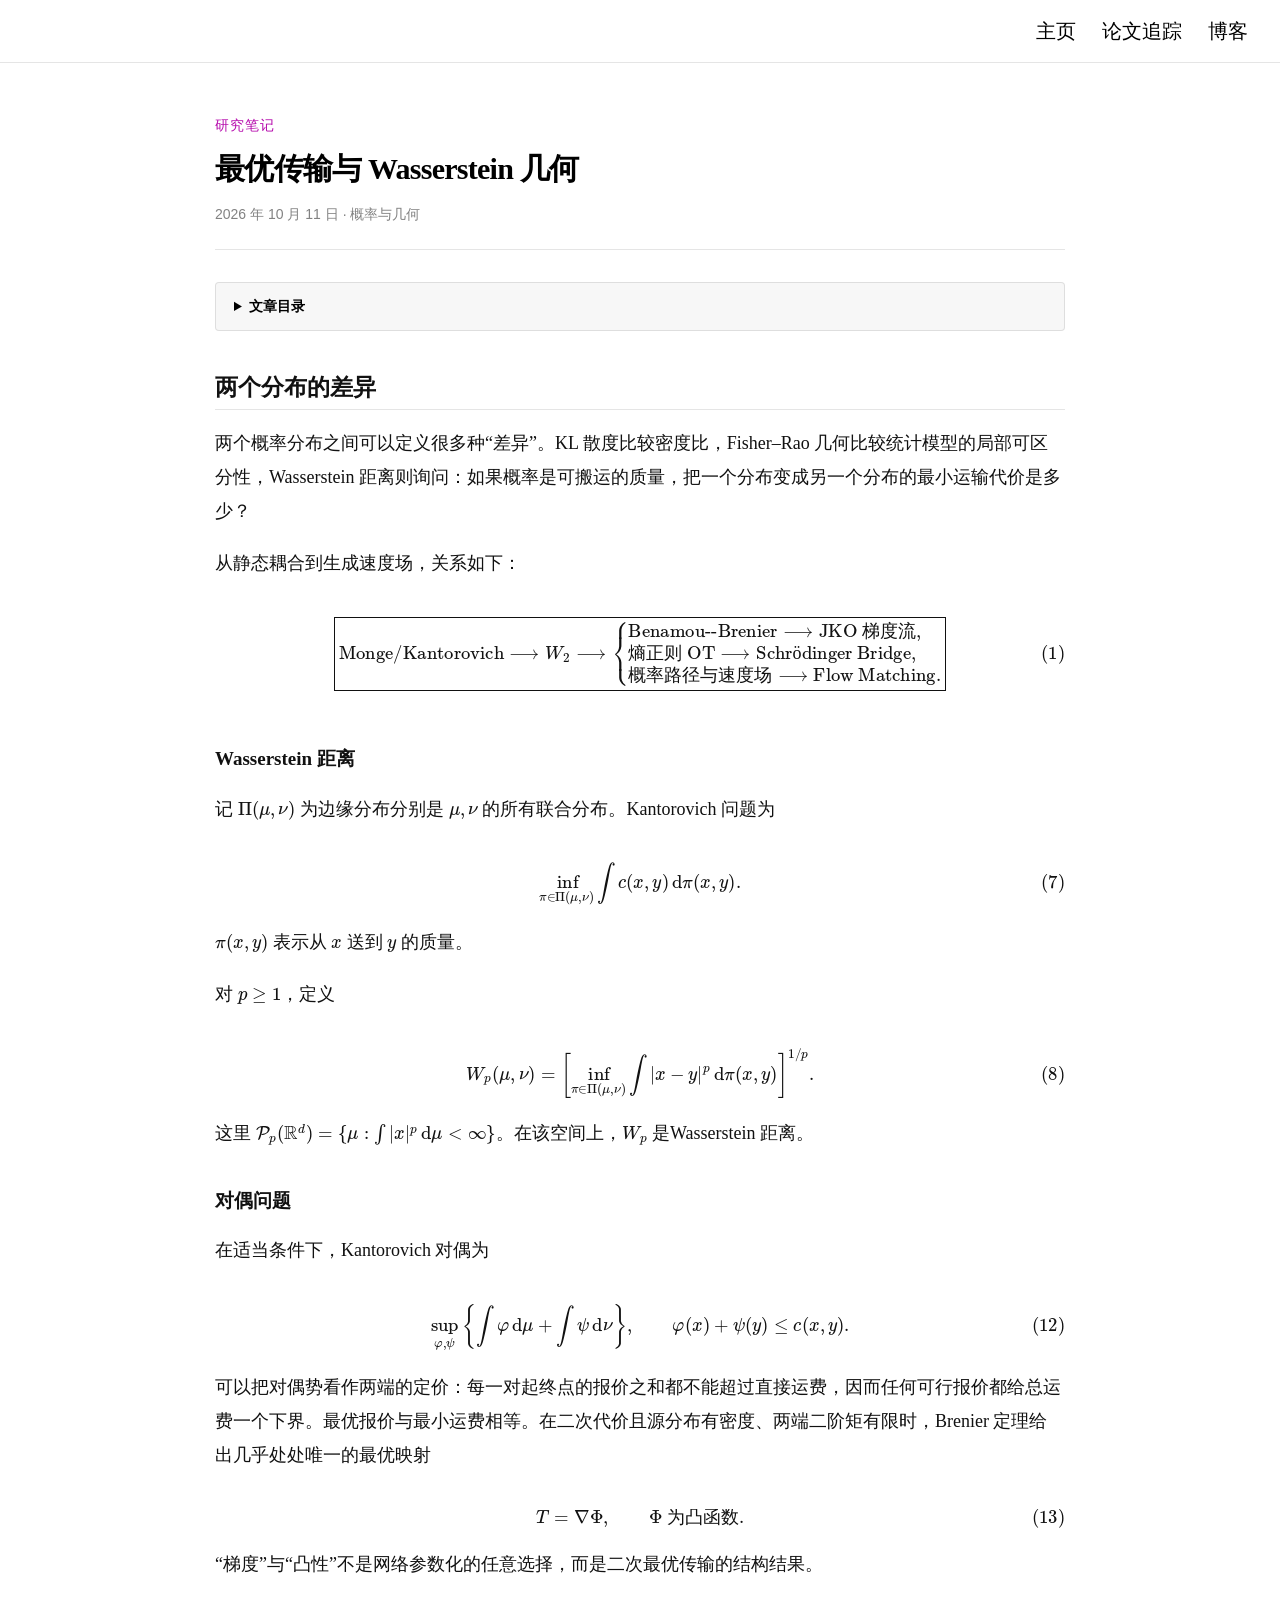
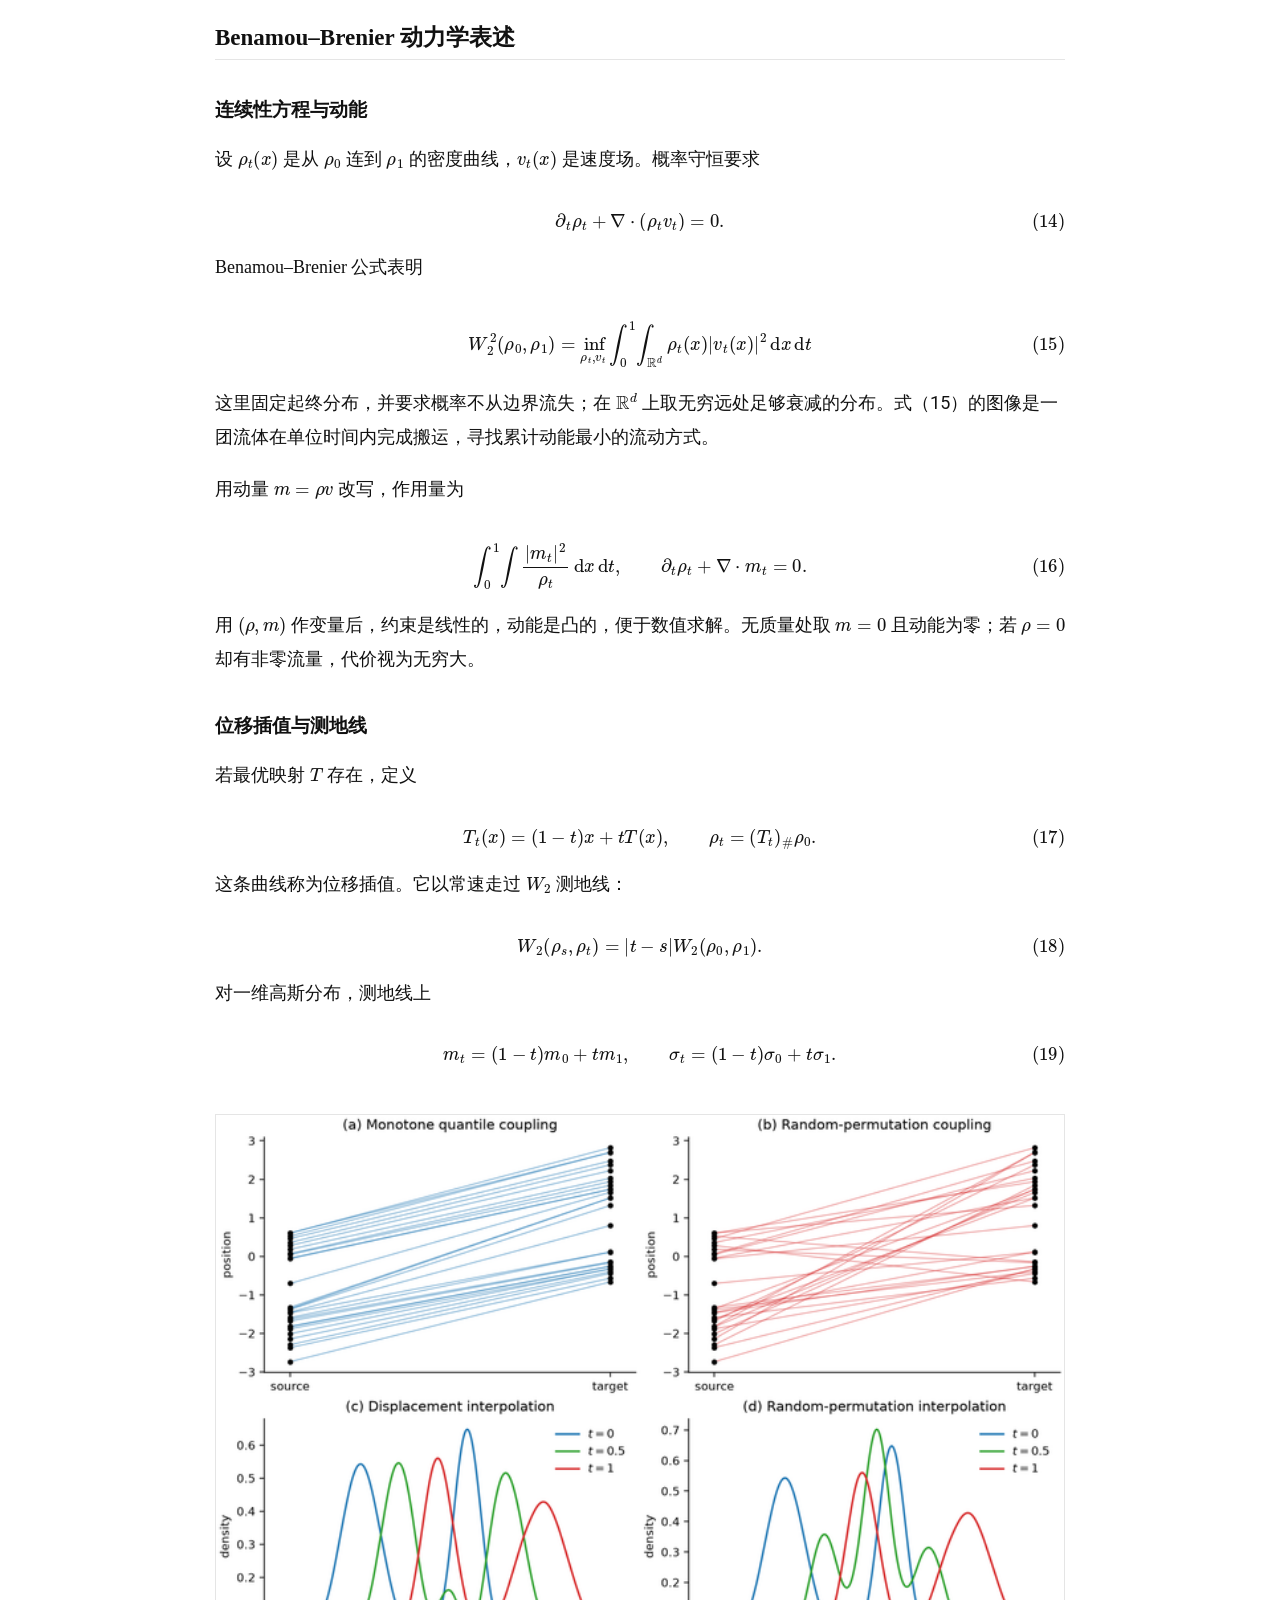
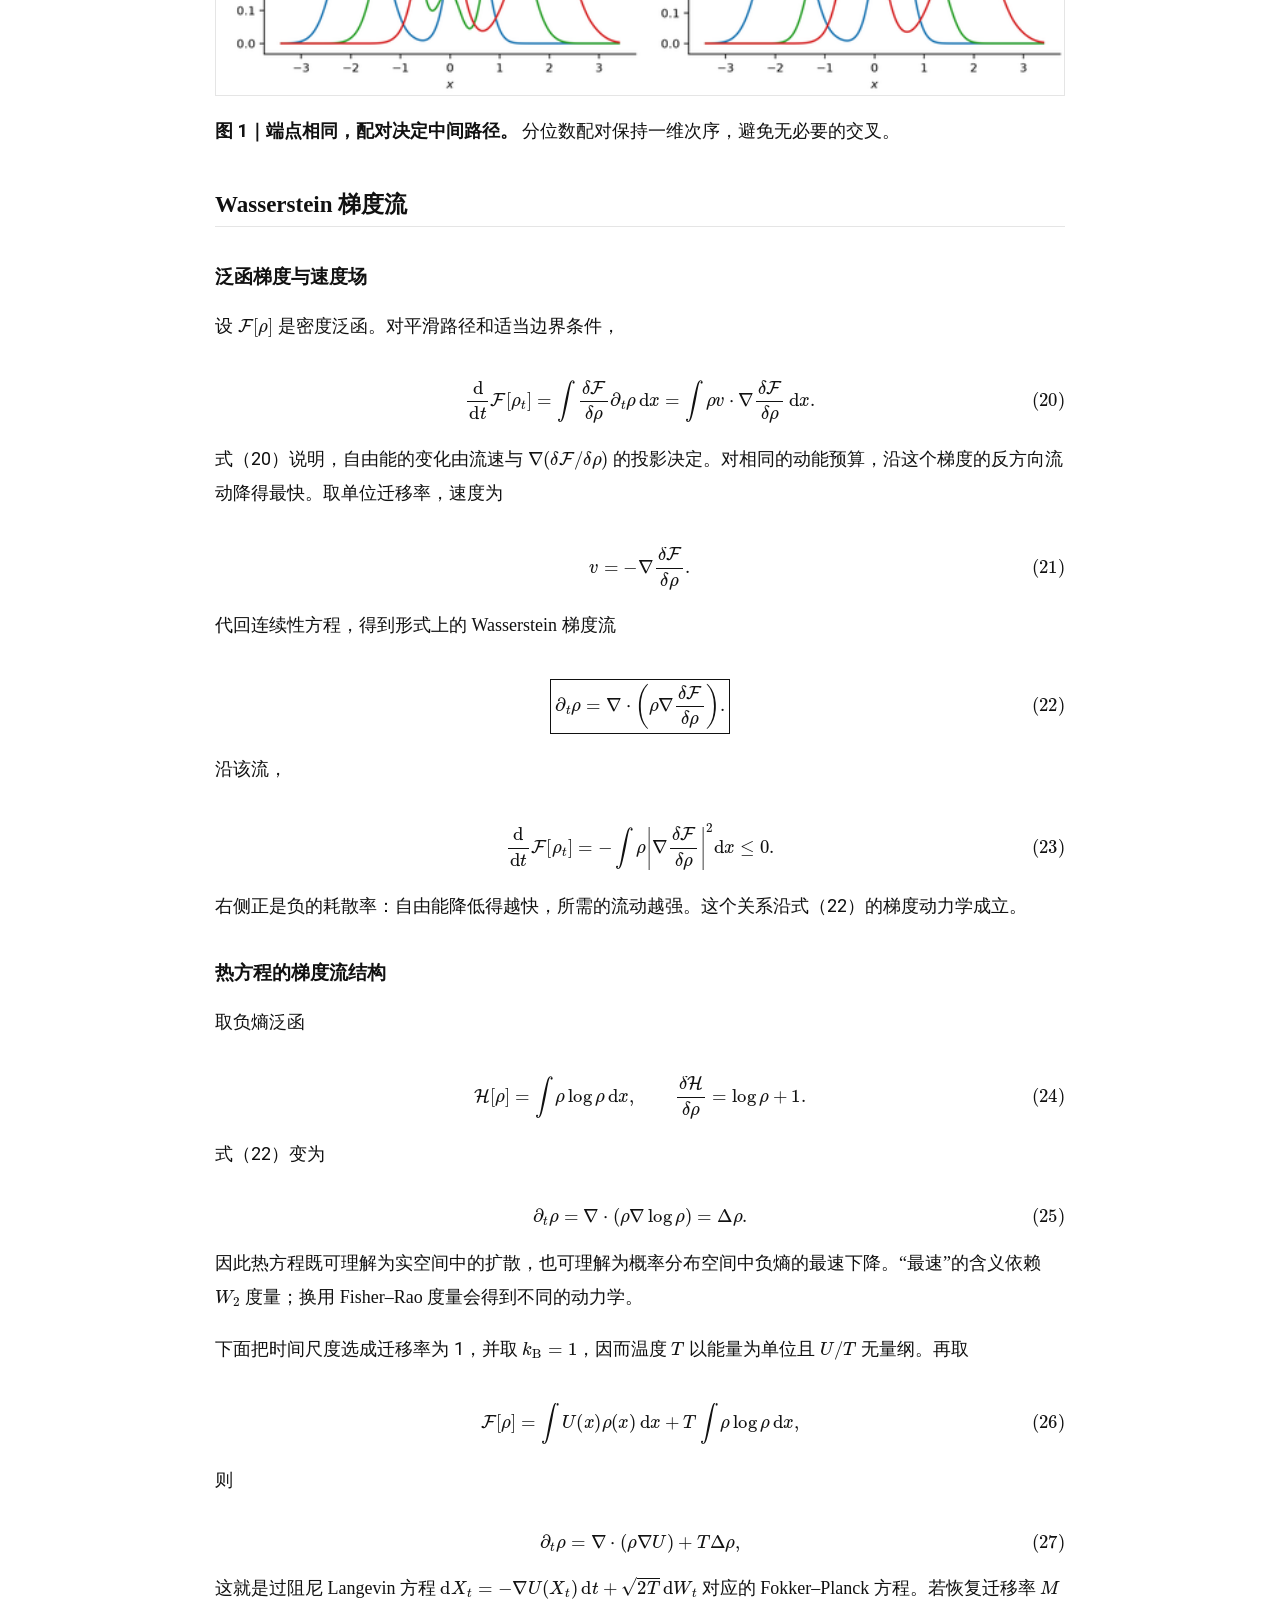
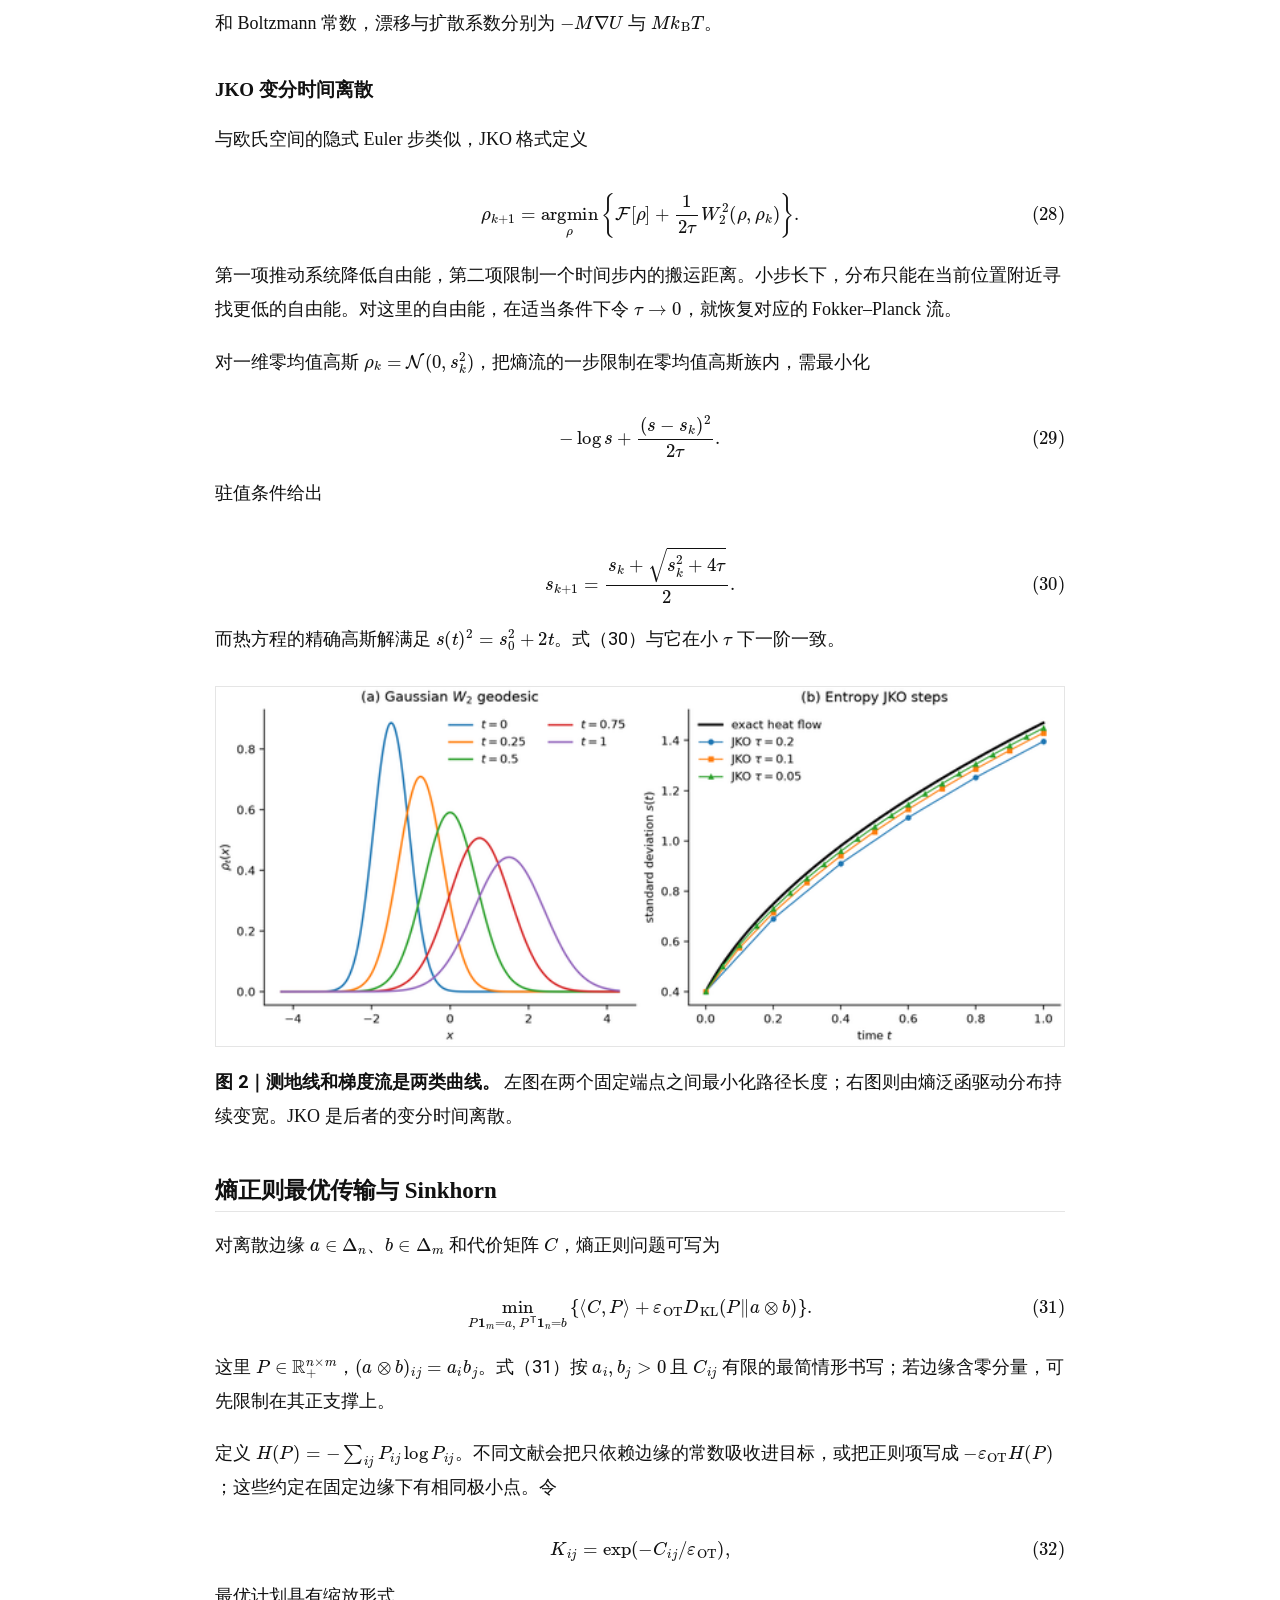
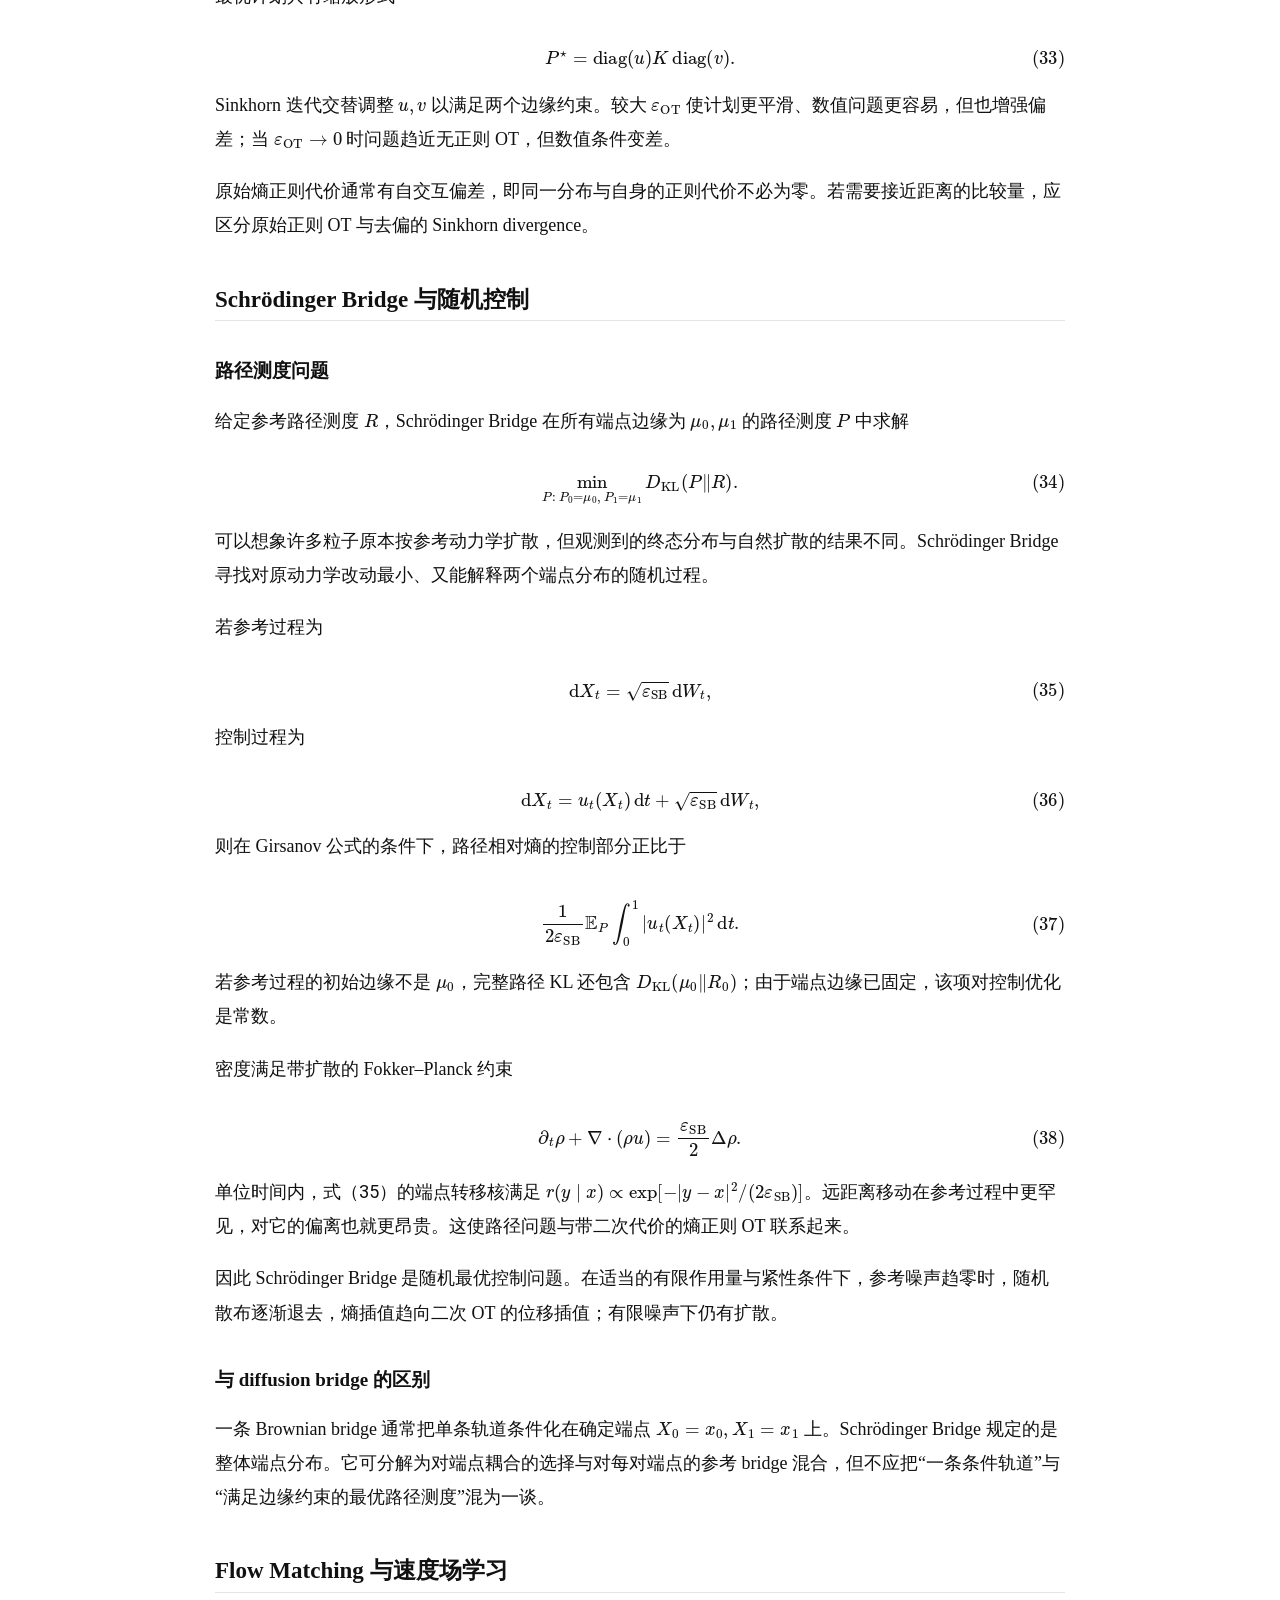
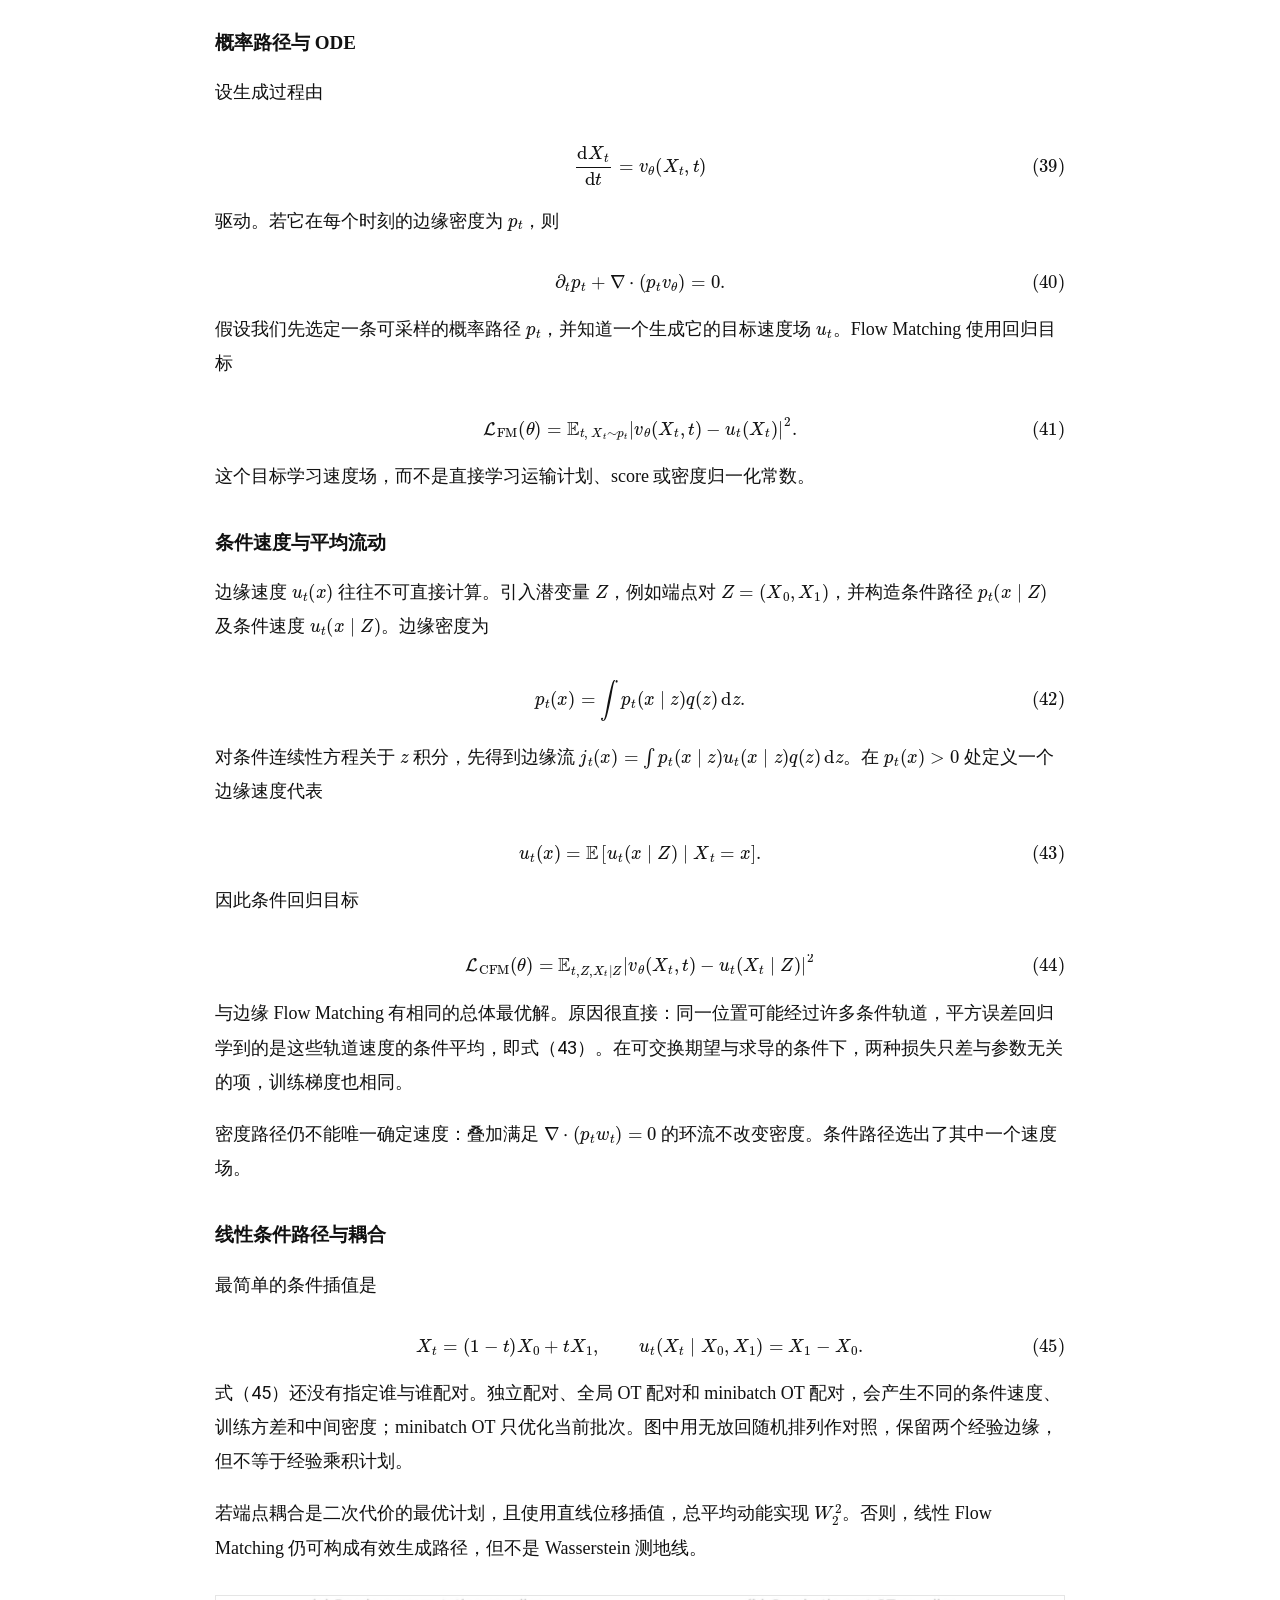
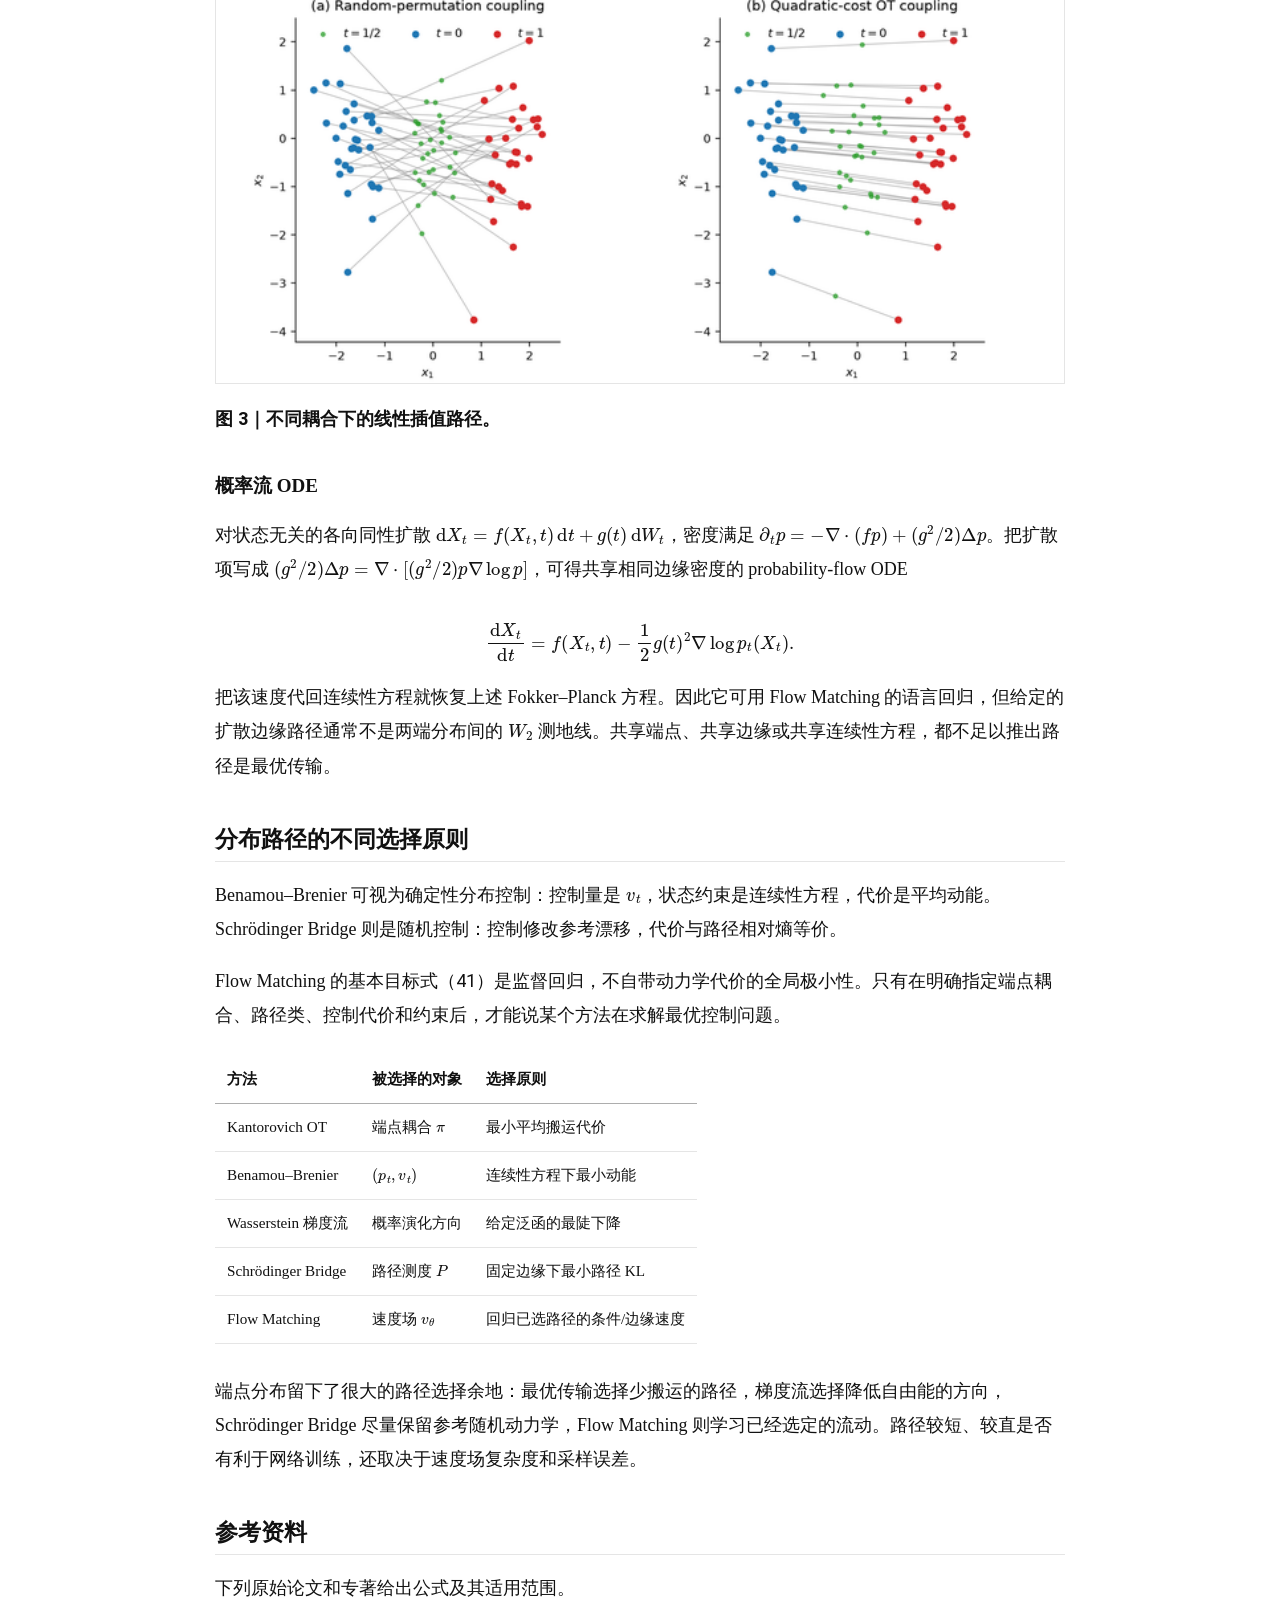
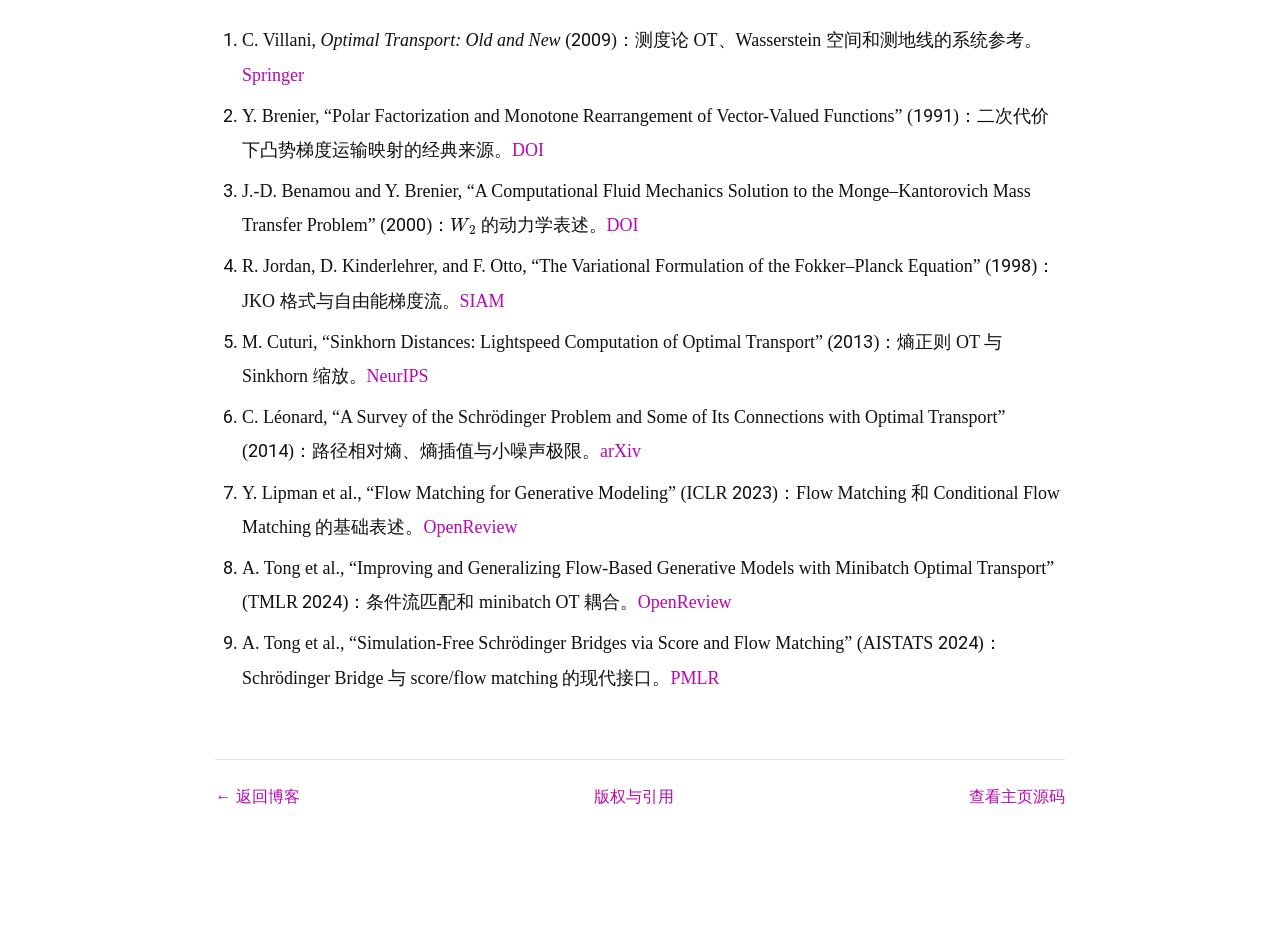
<file: blog/optimal-transport-wasserstein-geometry/index.html>
<!doctype html>
<html lang="zh-CN">
<head>
    <meta charset="utf-8">
    <meta name="viewport" content="width=device-width, initial-scale=1">
    <title>最优传输与 Wasserstein 几何 · 曹溪能</title>
    <meta name="description" content="从最优传输与 Wasserstein 测地线出发，讨论自由能梯度流、JKO 格式、Schrödinger Bridge 与 Flow Matching。">
    <meta property="og:type" content="article">
    <meta property="og:url" content="https://xixi-cc.github.io/blog/optimal-transport-wasserstein-geometry/">
    <meta property="og:title" content="最优传输与 Wasserstein 几何">
    <meta property="og:description" content="从最优传输与 Wasserstein 测地线出发，讨论自由能梯度流、JKO 格式、Schrödinger Bridge 与 Flow Matching。">
    <meta property="og:image" content="https://xixi-cc.github.io/assets/blog/optimal-transport-wasserstein-geometry/quantile_ot_geodesic.png">
    <meta name="twitter:image" content="https://xixi-cc.github.io/assets/blog/optimal-transport-wasserstein-geometry/quantile_ot_geodesic.png">
    <meta property="article:published_time" content="2026-10-11">
    <meta name="twitter:card" content="summary_large_image">
    <meta name="twitter:title" content="最优传输与 Wasserstein 几何">
    <meta name="twitter:description" content="从最优传输与 Wasserstein 测地线出发，讨论自由能梯度流、JKO 格式、Schrödinger Bridge 与 Flow Matching。">
    <link rel="canonical" href="https://xixi-cc.github.io/blog/optimal-transport-wasserstein-geometry/">
    <script type="application/ld+json">{"@context": "https://schema.org", "@type": "Article", "headline": "最优传输与 Wasserstein 几何", "description": "从最优传输与 Wasserstein 测地线出发，讨论自由能梯度流、JKO 格式、Schrödinger Bridge 与 Flow Matching。", "datePublished": "2026-10-11", "dateModified": "2026-10-11", "inLanguage": "zh-CN", "url": "https://xixi-cc.github.io/blog/optimal-transport-wasserstein-geometry/", "mainEntityOfPage": "https://xixi-cc.github.io/blog/optimal-transport-wasserstein-geometry/", "author": {"@type": "Person", "name": "Xineng Cao", "alternateName": ["Xixi Cao", "曹溪能"], "url": "https://xixi-cc.github.io/"}}</script>
    <link rel="icon" href="../../assets/favicon.svg" type="image/svg+xml">
    <link rel="stylesheet" href="../../styles.css">
    <link rel="stylesheet" href="../../blog.css">
    <script>
        window.MathJax = {
            chtml: {fontURL: '../../assets/mathjax/output/chtml/fonts/woff-v2'},
            options: {enableMenu: false}
        };
    </script>
    <script defer src="../../assets/mathjax/tex-mml-chtml.js"></script>

</head>
<body class="article-page">
    <header class="topbar">
        <nav aria-label="主导航">
            <a href="../../">主页</a>
            <a href="../../#reading">论文追踪</a>
            <a href="../../#blog" aria-current="page">博客</a>
        </nav>
    </header>

    <main class="article-shell">
        <article class="blog-article">
            <header class="article-header">
                <p class="article-kicker"><a href="../../#blog">研究笔记</a></p>
                <h1>最优传输与 Wasserstein 几何</h1>
                <p class="article-meta"><time datetime="2026-10-11">2026 年 10 月 11 日</time> · 概率与几何</p>
            </header>

            <details class="article-outline">
                <summary>文章目录</summary>
                <div class="toc">
<ul>
<li><a href="#两个分布的差异">两个分布的差异</a><ul>
<li><a href="#wasserstein-距离">Wasserstein 距离</a></li>
<li><a href="#对偶问题">对偶问题</a></li>
</ul>
</li>
<li><a href="#benamoubrenier-动力学表述">Benamou–Brenier 动力学表述</a><ul>
<li><a href="#连续性方程与动能">连续性方程与动能</a></li>
<li><a href="#位移插值与测地线">位移插值与测地线</a></li>
</ul>
</li>
<li><a href="#wasserstein-梯度流">Wasserstein 梯度流</a><ul>
<li><a href="#泛函梯度与速度场">泛函梯度与速度场</a></li>
<li><a href="#热方程的梯度流结构">热方程的梯度流结构</a></li>
<li><a href="#jko-变分时间离散">JKO 变分时间离散</a></li>
</ul>
</li>
<li><a href="#熵正则最优传输与-sinkhorn">熵正则最优传输与 Sinkhorn</a></li>
<li><a href="#schrödinger-bridge-与随机控制">Schrödinger Bridge 与随机控制</a><ul>
<li><a href="#路径测度问题">路径测度问题</a></li>
<li><a href="#与-diffusion-bridge-的区别">与 diffusion bridge 的区别</a></li>
</ul>
</li>
<li><a href="#flow-matching-与速度场学习">Flow Matching 与速度场学习</a><ul>
<li><a href="#概率路径与-ode">概率路径与 ODE</a></li>
<li><a href="#条件速度与平均流动">条件速度与平均流动</a></li>
<li><a href="#线性条件路径与耦合">线性条件路径与耦合</a></li>
<li><a href="#概率流-ode">概率流 ODE</a></li>
</ul>
</li>
<li><a href="#分布路径的不同选择原则">分布路径的不同选择原则</a></li>
<li><a href="#参考资料">参考资料</a></li>
</ul>
</div>

            </details>

            <div class="article-layout">
                <div class="article-content">
                    <h2 id="两个分布的差异">两个分布的差异</h2>
<p>两个概率分布之间可以定义很多种“差异”。KL 散度比较密度比，Fisher–Rao 几何比较统计模型的局部可区分性，Wasserstein 距离则询问：如果概率是可搬运的质量，把一个分布变成另一个分布的最小运输代价是多少？</p>
<p>从静态耦合到生成速度场，关系如下：</p>
<div class="arithmatex">\[\boxed{
\text{Monge/Kantorovich}
\longrightarrow W_2
\longrightarrow
\begin{cases}
\text{Benamou--Brenier}\longrightarrow\text{JKO 梯度流},\\
\text{熵正则 OT}\longrightarrow\text{Schrödinger Bridge},\\
\text{概率路径与速度场}\longrightarrow\text{Flow Matching}.
\end{cases}
}
\tag{1}\]</div>

<h3 id="wasserstein-距离">Wasserstein 距离</h3>
<p>记 <span class="arithmatex">\(\Pi(\mu,\nu)\)</span> 为边缘分布分别是 <span class="arithmatex">\(\mu,\nu\)</span> 的所有联合分布。Kantorovich 问题为</p>
<div class="arithmatex">\[\inf_{\pi\in\Pi(\mu,\nu)}
\int c(x,y)\,\mathrm d\pi(x,y).
\tag{7}\]</div>

<p><span class="arithmatex">\(\pi(x,y)\)</span> 表示从 <span class="arithmatex">\(x\)</span> 送到 <span class="arithmatex">\(y\)</span> 的质量。</p>
<p>对 <span class="arithmatex">\(p\ge1\)</span>，定义</p>
<div class="arithmatex">\[W_p(\mu,\nu)
=\left[
\inf_{\pi\in\Pi(\mu,\nu)}
\int |x-y|^p\,\mathrm d\pi(x,y)
\right]^{1/p}.
\tag{8}\]</div>

<p>这里 <span class="arithmatex">\(\mathcal P_p(\mathbb R^d)=\{\mu:\int|x|^p\,\mathrm d\mu&lt;\infty\}\)</span>。在该空间上，<span class="arithmatex">\(W_p\)</span> 是Wasserstein 距离。</p>
<h3 id="对偶问题">对偶问题</h3>
<p>在适当条件下，Kantorovich 对偶为</p>
<div class="arithmatex">\[\sup_{\varphi,\psi}
\left\{
\int\varphi\,\mathrm d\mu+
\int\psi\,\mathrm d\nu
\right\},
\qquad
\varphi(x)+\psi(y)\le c(x,y).
\tag{12}\]</div>

<p>可以把对偶势看作两端的定价：每一对起终点的报价之和都不能超过直接运费，因而任何可行报价都给总运费一个下界。最优报价与最小运费相等。在二次代价且源分布有密度、两端二阶矩有限时，Brenier 定理给出几乎处处唯一的最优映射</p>
<div class="arithmatex">\[T=\nabla\Phi,
\qquad \Phi\ \text{为凸函数}.
\tag{13}\]</div>

<p>“梯度”与“凸性”不是网络参数化的任意选择，而是二次最优传输的结构结果。</p>
<h2 id="benamoubrenier-动力学表述">Benamou–Brenier 动力学表述</h2>
<h3 id="连续性方程与动能">连续性方程与动能</h3>
<p>设 <span class="arithmatex">\(\rho_t(x)\)</span> 是从 <span class="arithmatex">\(\rho_0\)</span> 连到 <span class="arithmatex">\(\rho_1\)</span> 的密度曲线，<span class="arithmatex">\(v_t(x)\)</span> 是速度场。概率守恒要求</p>
<div class="arithmatex">\[\partial_t\rho_t+\nabla\cdot(\rho_t v_t)=0.
\tag{14}\]</div>

<p>Benamou–Brenier 公式表明</p>
<div class="arithmatex">\[W_2^2(\rho_0,\rho_1)
=\inf_{\rho_t,v_t}
\int_0^1\!\int_{\mathbb R^d}
\rho_t(x)|v_t(x)|^2\,\mathrm dx\,\mathrm dt

\tag{15}\]</div>

<p>这里固定起终分布，并要求概率不从边界流失；在 <span class="arithmatex">\(\mathbb R^d\)</span> 上取无穷远处足够衰减的分布。式（15）的图像是一团流体在单位时间内完成搬运，寻找累计动能最小的流动方式。</p>
<p>用动量 <span class="arithmatex">\(m=\rho v\)</span> 改写，作用量为</p>
<div class="arithmatex">\[\int_0^1\!\int \frac{|m_t|^2}{\rho_t}\,\mathrm dx\,\mathrm dt,
\qquad
\partial_t\rho_t+\nabla\cdot m_t=0.
\tag{16}\]</div>

<p>用 <span class="arithmatex">\((\rho,m)\)</span> 作变量后，约束是线性的，动能是凸的，便于数值求解。无质量处取 <span class="arithmatex">\(m=0\)</span> 且动能为零；若 <span class="arithmatex">\(\rho=0\)</span> 却有非零流量，代价视为无穷大。</p>
<h3 id="位移插值与测地线">位移插值与测地线</h3>
<p>若最优映射 <span class="arithmatex">\(T\)</span> 存在，定义</p>
<div class="arithmatex">\[T_t(x)=(1-t)x+tT(x),
\qquad
\rho_t=(T_t)_{\#}\rho_0.
\tag{17}\]</div>

<p>这条曲线称为位移插值。它以常速走过 <span class="arithmatex">\(W_2\)</span> 测地线：</p>
<div class="arithmatex">\[W_2(\rho_s,\rho_t)=|t-s|W_2(\rho_0,\rho_1).
\tag{18}\]</div>

<p>对一维高斯分布，测地线上</p>
<div class="arithmatex">\[m_t=(1-t)m_0+tm_1,
\qquad
\sigma_t=(1-t)\sigma_0+t\sigma_1.
\tag{19}\]</div>

<p><picture><source type="image/webp" srcset="../../assets/blog/optimal-transport-wasserstein-geometry/quantile_ot_geodesic-640.webp 640w, ../../assets/blog/optimal-transport-wasserstein-geometry/quantile_ot_geodesic-1280.webp 1280w, ../../assets/blog/optimal-transport-wasserstein-geometry/quantile_ot_geodesic-2024.webp 2024w" sizes="(max-width: 620px) calc(100vw - 28px), (max-width: 914px) calc(100vw - 64px), 850px"><img loading="lazy" decoding="async" width="2024" height="1386" alt="一维分位数配对与 Wasserstein 测地线" src="../../assets/blog/optimal-transport-wasserstein-geometry/quantile_ot_geodesic.png"></picture></p>
<p><strong>图 1｜端点相同，配对决定中间路径。</strong> 分位数配对保持一维次序，避免无必要的交叉。</p>
<h2 id="wasserstein-梯度流">Wasserstein 梯度流</h2>
<h3 id="泛函梯度与速度场">泛函梯度与速度场</h3>
<p>设 <span class="arithmatex">\(\mathcal F[\rho]\)</span> 是密度泛函。对平滑路径和适当边界条件，</p>
<div class="arithmatex">\[\frac{\mathrm d}{\mathrm dt}\mathcal F[\rho_t]
=\int \frac{\delta\mathcal F}{\delta\rho}
\partial_t\rho\,\mathrm dx
=\int \rho v\cdot
\nabla\frac{\delta\mathcal F}{\delta\rho}\,\mathrm dx.
\tag{20}\]</div>

<p>式（20）说明，自由能的变化由流速与 <span class="arithmatex">\(\nabla(\delta\mathcal F/\delta\rho)\)</span> 的投影决定。对相同的动能预算，沿这个梯度的反方向流动降得最快。取单位迁移率，速度为</p>
<div class="arithmatex">\[v=-\nabla\frac{\delta\mathcal F}{\delta\rho}.
\tag{21}\]</div>

<p>代回连续性方程，得到形式上的 Wasserstein 梯度流</p>
<div class="arithmatex">\[\boxed{
\partial_t\rho
=\nabla\cdot\left(
\rho\nabla\frac{\delta\mathcal F}{\delta\rho}
\right).
}
\tag{22}\]</div>

<p>沿该流，</p>
<div class="arithmatex">\[\frac{\mathrm d}{\mathrm dt}\mathcal F[\rho_t]
=-\int\rho
\left|\nabla\frac{\delta\mathcal F}{\delta\rho}\right|^2
\mathrm dx\le0.
\tag{23}\]</div>

<p>右侧正是负的耗散率：自由能降低得越快，所需的流动越强。这个关系沿式（22）的梯度动力学成立。</p>
<h3 id="热方程的梯度流结构">热方程的梯度流结构</h3>
<p>取负熵泛函</p>
<div class="arithmatex">\[\mathcal H[\rho]=\int \rho\log\rho\,\mathrm dx,
\qquad
\frac{\delta\mathcal H}{\delta\rho}=\log\rho+1.
\tag{24}\]</div>

<p>式（22）变为</p>
<div class="arithmatex">\[\partial_t\rho
=\nabla\cdot(\rho\nabla\log\rho)
=\Delta\rho.
\tag{25}\]</div>

<p>因此热方程既可理解为实空间中的扩散，也可理解为概率分布空间中负熵的最速下降。“最速”的含义依赖 <span class="arithmatex">\(W_2\)</span> 度量；换用 Fisher–Rao 度量会得到不同的动力学。</p>
<p>下面把时间尺度选成迁移率为 1，并取 <span class="arithmatex">\(k_{\mathrm B}=1\)</span>，因而温度 <span class="arithmatex">\(T\)</span> 以能量为单位且 <span class="arithmatex">\(U/T\)</span> 无量纲。再取</p>
<div class="arithmatex">\[\mathcal F[\rho]
=\int U(x)\rho(x)\,\mathrm dx
+T\int\rho\log\rho\,\mathrm dx,
\tag{26}\]</div>

<p>则</p>
<div class="arithmatex">\[\partial_t\rho
=\nabla\cdot(\rho\nabla U)+T\Delta\rho,
\tag{27}\]</div>

<p>这就是过阻尼 Langevin 方程 <span class="arithmatex">\(\mathrm dX_t=-\nabla U(X_t)\,\mathrm dt+\sqrt{2T}\,\mathrm dW_t\)</span> 对应的 Fokker–Planck 方程。若恢复迁移率 <span class="arithmatex">\(M\)</span> 和 Boltzmann 常数，漂移与扩散系数分别为 <span class="arithmatex">\(-M\nabla U\)</span> 与 <span class="arithmatex">\(Mk_{\mathrm B}T\)</span>。</p>
<h3 id="jko-变分时间离散">JKO 变分时间离散</h3>
<p>与欧氏空间的隐式 Euler 步类似，JKO 格式定义</p>
<div class="arithmatex">\[\rho_{k+1}
=\underset{\rho}{\operatorname{argmin}}
\left\{
\mathcal F[\rho]
+\frac{1}{2\tau}W_2^2(\rho,\rho_k)
\right\}.
\tag{28}\]</div>

<p>第一项推动系统降低自由能，第二项限制一个时间步内的搬运距离。小步长下，分布只能在当前位置附近寻找更低的自由能。对这里的自由能，在适当条件下令 <span class="arithmatex">\(\tau\to0\)</span>，就恢复对应的 Fokker–Planck 流。</p>
<p>对一维零均值高斯 <span class="arithmatex">\(\rho_k=\mathcal N(0,s_k^2)\)</span>，把熵流的一步限制在零均值高斯族内，需最小化</p>
<div class="arithmatex">\[-\log s+\frac{(s-s_k)^2}{2\tau}.
\tag{29}\]</div>

<p>驻值条件给出</p>
<div class="arithmatex">\[s_{k+1}
=\frac{s_k+\sqrt{s_k^2+4\tau}}{2}.
\tag{30}\]</div>

<p>而热方程的精确高斯解满足 <span class="arithmatex">\(s(t)^2=s_0^2+2t\)</span>。式（30）与它在小 <span class="arithmatex">\(\tau\)</span> 下一阶一致。</p>
<p><picture><source type="image/webp" srcset="../../assets/blog/optimal-transport-wasserstein-geometry/gaussian_w2_jko-640.webp 640w, ../../assets/blog/optimal-transport-wasserstein-geometry/gaussian_w2_jko-1280.webp 1280w, ../../assets/blog/optimal-transport-wasserstein-geometry/gaussian_w2_jko-2024.webp 2024w" sizes="(max-width: 620px) calc(100vw - 28px), (max-width: 914px) calc(100vw - 64px), 850px"><img loading="lazy" decoding="async" width="2024" height="858" alt="Wasserstein 高斯测地线与 JKO 热流" src="../../assets/blog/optimal-transport-wasserstein-geometry/gaussian_w2_jko.png"></picture></p>
<p><strong>图 2｜测地线和梯度流是两类曲线。</strong> 左图在两个固定端点之间最小化路径长度；右图则由熵泛函驱动分布持续变宽。JKO 是后者的变分时间离散。</p>
<h2 id="熵正则最优传输与-sinkhorn">熵正则最优传输与 Sinkhorn</h2>
<p>对离散边缘 <span class="arithmatex">\(a\in\Delta_n\)</span>、<span class="arithmatex">\(b\in\Delta_m\)</span> 和代价矩阵 <span class="arithmatex">\(C\)</span>，熵正则问题可写为</p>
<div class="arithmatex">\[\min_{P\mathbf 1_m=a,\,P^{\mathsf T}\mathbf 1_n=b}
\left\{
\langle C,P\rangle
+\varepsilon_{\mathrm{OT}} D_{\mathrm{KL}}(P\Vert a\otimes b)
\right\}.
\tag{31}\]</div>

<p>这里 <span class="arithmatex">\(P\in\mathbb R_+^{n\times m}\)</span>，<span class="arithmatex">\((a\otimes b)_{ij}=a_i b_j\)</span>。式（31）按 <span class="arithmatex">\(a_i,b_j&gt;0\)</span> 且 <span class="arithmatex">\(C_{ij}\)</span> 有限的最简情形书写；若边缘含零分量，可先限制在其正支撑上。</p>
<p>定义 <span class="arithmatex">\(H(P)=-\sum_{ij}P_{ij}\log P_{ij}\)</span>。不同文献会把只依赖边缘的常数吸收进目标，或把正则项写成 <span class="arithmatex">\(-\varepsilon_{\mathrm{OT}}H(P)\)</span>；这些约定在固定边缘下有相同极小点。令</p>
<div class="arithmatex">\[K_{ij}=\exp(-C_{ij}/\varepsilon_{\mathrm{OT}}),
\tag{32}\]</div>

<p>最优计划具有缩放形式</p>
<div class="arithmatex">\[P^\star=\operatorname{diag}(u)K\operatorname{diag}(v).
\tag{33}\]</div>

<p>Sinkhorn 迭代交替调整 <span class="arithmatex">\(u,v\)</span> 以满足两个边缘约束。较大 <span class="arithmatex">\(\varepsilon_{\mathrm{OT}}\)</span> 使计划更平滑、数值问题更容易，但也增强偏差；当 <span class="arithmatex">\(\varepsilon_{\mathrm{OT}}\to0\)</span> 时问题趋近无正则 OT，但数值条件变差。</p>
<p>原始熵正则代价通常有自交互偏差，即同一分布与自身的正则代价不必为零。若需要接近距离的比较量，应区分原始正则 OT 与去偏的 Sinkhorn divergence。</p>
<h2 id="schrödinger-bridge-与随机控制">Schrödinger Bridge 与随机控制</h2>
<h3 id="路径测度问题">路径测度问题</h3>
<p>给定参考路径测度 <span class="arithmatex">\(R\)</span>，Schrödinger Bridge 在所有端点边缘为 <span class="arithmatex">\(\mu_0,\mu_1\)</span> 的路径测度 <span class="arithmatex">\(P\)</span> 中求解</p>
<div class="arithmatex">\[\min_{P:\,P_0=\mu_0,\,P_1=\mu_1}
D_{\mathrm{KL}}(P\Vert R).
\tag{34}\]</div>

<p>可以想象许多粒子原本按参考动力学扩散，但观测到的终态分布与自然扩散的结果不同。Schrödinger Bridge 寻找对原动力学改动最小、又能解释两个端点分布的随机过程。</p>
<p>若参考过程为</p>
<div class="arithmatex">\[\mathrm dX_t=\sqrt{\varepsilon_{\mathrm{SB}}}\,\mathrm dW_t,
\tag{35}\]</div>

<p>控制过程为</p>
<div class="arithmatex">\[\mathrm dX_t=u_t(X_t)\,\mathrm dt
+\sqrt{\varepsilon_{\mathrm{SB}}}\,\mathrm dW_t,
\tag{36}\]</div>

<p>则在 Girsanov 公式的条件下，路径相对熵的控制部分正比于</p>
<div class="arithmatex">\[\frac{1}{2\varepsilon_{\mathrm{SB}}}
\mathbb E_P\int_0^1|u_t(X_t)|^2\,\mathrm dt.
\tag{37}\]</div>

<p>若参考过程的初始边缘不是 <span class="arithmatex">\(\mu_0\)</span>，完整路径 KL 还包含 <span class="arithmatex">\(D_{\mathrm{KL}}(\mu_0\Vert R_0)\)</span>；由于端点边缘已固定，该项对控制优化是常数。</p>
<p>密度满足带扩散的 Fokker–Planck 约束</p>
<div class="arithmatex">\[\partial_t\rho+
\nabla\cdot(\rho u)
=\frac{\varepsilon_{\mathrm{SB}}}{2}\Delta\rho.
\tag{38}\]</div>

<p>单位时间内，式（35）的端点转移核满足 <span class="arithmatex">\(r(y\mid x)\propto\exp[-|y-x|^2/(2\varepsilon_{\mathrm{SB}})]\)</span>。远距离移动在参考过程中更罕见，对它的偏离也就更昂贵。这使路径问题与带二次代价的熵正则 OT 联系起来。</p>
<p>因此 Schrödinger Bridge 是随机最优控制问题。在适当的有限作用量与紧性条件下，参考噪声趋零时，随机散布逐渐退去，熵插值趋向二次 OT 的位移插值；有限噪声下仍有扩散。</p>
<h3 id="与-diffusion-bridge-的区别">与 diffusion bridge 的区别</h3>
<p>一条 Brownian bridge 通常把单条轨道条件化在确定端点 <span class="arithmatex">\(X_0=x_0,X_1=x_1\)</span> 上。Schrödinger Bridge 规定的是整体端点分布。它可分解为对端点耦合的选择与对每对端点的参考 bridge 混合，但不应把“一条条件轨道”与“满足边缘约束的最优路径测度”混为一谈。</p>
<h2 id="flow-matching-与速度场学习">Flow Matching 与速度场学习</h2>
<h3 id="概率路径与-ode">概率路径与 ODE</h3>
<p>设生成过程由</p>
<div class="arithmatex">\[\frac{\mathrm dX_t}{\mathrm dt}=v_\theta(X_t,t)
\tag{39}\]</div>

<p>驱动。若它在每个时刻的边缘密度为 <span class="arithmatex">\(p_t\)</span>，则</p>
<div class="arithmatex">\[\partial_t p_t+\nabla\cdot(p_t v_\theta)=0.
\tag{40}\]</div>

<p>假设我们先选定一条可采样的概率路径 <span class="arithmatex">\(p_t\)</span>，并知道一个生成它的目标速度场 <span class="arithmatex">\(u_t\)</span>。Flow Matching 使用回归目标</p>
<div class="arithmatex">\[\mathcal L_{\mathrm{FM}}(\theta)
=\mathbb E_{t,\,X_t\sim p_t}
\left|v_\theta(X_t,t)-u_t(X_t)\right|^2.
\tag{41}\]</div>

<p>这个目标学习速度场，而不是直接学习运输计划、score 或密度归一化常数。</p>
<h3 id="条件速度与平均流动">条件速度与平均流动</h3>
<p>边缘速度 <span class="arithmatex">\(u_t(x)\)</span> 往往不可直接计算。引入潜变量 <span class="arithmatex">\(Z\)</span>，例如端点对 <span class="arithmatex">\(Z=(X_0,X_1)\)</span>，并构造条件路径 <span class="arithmatex">\(p_t(x\mid Z)\)</span> 及条件速度 <span class="arithmatex">\(u_t(x\mid Z)\)</span>。边缘密度为</p>
<div class="arithmatex">\[p_t(x)=\int p_t(x\mid z)q(z)\,\mathrm dz.
\tag{42}\]</div>

<p>对条件连续性方程关于 <span class="arithmatex">\(z\)</span> 积分，先得到边缘流 <span class="arithmatex">\(j_t(x)=\int p_t(x\mid z)u_t(x\mid z)q(z)\,\mathrm dz\)</span>。在 <span class="arithmatex">\(p_t(x)&gt;0\)</span> 处定义一个边缘速度代表</p>
<div class="arithmatex">\[u_t(x)
=\mathbb E\left[u_t(x\mid Z)\mid X_t=x\right].
\tag{43}\]</div>

<p>因此条件回归目标</p>
<div class="arithmatex">\[\mathcal L_{\mathrm{CFM}}(\theta)
=\mathbb E_{t,Z,X_t\mid Z}
\left|v_\theta(X_t,t)-u_t(X_t\mid Z)\right|^2
\tag{44}\]</div>

<p>与边缘 Flow Matching 有相同的总体最优解。原因很直接：同一位置可能经过许多条件轨道，平方误差回归学到的是这些轨道速度的条件平均，即式（43）。在可交换期望与求导的条件下，两种损失只差与参数无关的项，训练梯度也相同。</p>
<p>密度路径仍不能唯一确定速度：叠加满足 <span class="arithmatex">\(\nabla\cdot(p_t w_t)=0\)</span> 的环流不改变密度。条件路径选出了其中一个速度场。</p>
<h3 id="线性条件路径与耦合">线性条件路径与耦合</h3>
<p>最简单的条件插值是</p>
<div class="arithmatex">\[X_t=(1-t)X_0+tX_1,
\qquad
u_t(X_t\mid X_0,X_1)=X_1-X_0.
\tag{45}\]</div>

<p>式（45）还没有指定谁与谁配对。独立配对、全局 OT 配对和 minibatch OT 配对，会产生不同的条件速度、训练方差和中间密度；minibatch OT 只优化当前批次。图中用无放回随机排列作对照，保留两个经验边缘，但不等于经验乘积计划。</p>
<p>若端点耦合是二次代价的最优计划，且使用直线位移插值，总平均动能实现 <span class="arithmatex">\(W_2^2\)</span>。否则，线性 Flow Matching 仍可构成有效生成路径，但不是 Wasserstein 测地线。</p>
<p><picture><source type="image/webp" srcset="../../assets/blog/optimal-transport-wasserstein-geometry/flow_matching_couplings-640.webp 640w, ../../assets/blog/optimal-transport-wasserstein-geometry/flow_matching_couplings-1280.webp 1280w, ../../assets/blog/optimal-transport-wasserstein-geometry/flow_matching_couplings-2024.webp 2024w" sizes="(max-width: 620px) calc(100vw - 28px), (max-width: 914px) calc(100vw - 64px), 850px"><img loading="lazy" decoding="async" width="2024" height="924" alt="随机排列耦合与最优传输耦合的 Flow Matching 路径" src="../../assets/blog/optimal-transport-wasserstein-geometry/flow_matching_couplings.png"></picture></p>
<p><strong>图 3｜不同耦合下的线性插值路径。</strong></p>
<h3 id="概率流-ode">概率流 ODE</h3>
<p>对状态无关的各向同性扩散 <span class="arithmatex">\(\mathrm dX_t=f(X_t,t)\,\mathrm dt+g(t)\,\mathrm dW_t\)</span>，密度满足 <span class="arithmatex">\(\partial_t p=-\nabla\cdot(fp)+(g^2/2)\Delta p\)</span>。把扩散项写成 <span class="arithmatex">\((g^2/2)\Delta p=\nabla\cdot[(g^2/2)p\nabla\log p]\)</span>，可得共享相同边缘密度的 probability-flow ODE</p>
<div class="arithmatex">\[\frac{\mathrm dX_t}{\mathrm dt}
=f(X_t,t)-\frac12g(t)^2\nabla\log p_t(X_t).\]</div>

<p>把该速度代回连续性方程就恢复上述 Fokker–Planck 方程。因此它可用 Flow Matching 的语言回归，但给定的扩散边缘路径通常不是两端分布间的 <span class="arithmatex">\(W_2\)</span> 测地线。共享端点、共享边缘或共享连续性方程，都不足以推出路径是最优传输。</p>
<h2 id="分布路径的不同选择原则">分布路径的不同选择原则</h2>
<p>Benamou–Brenier 可视为确定性分布控制：控制量是 <span class="arithmatex">\(v_t\)</span>，状态约束是连续性方程，代价是平均动能。Schrödinger Bridge 则是随机控制：控制修改参考漂移，代价与路径相对熵等价。</p>
<p>Flow Matching 的基本目标式（41）是监督回归，不自带动力学代价的全局极小性。只有在明确指定端点耦合、路径类、控制代价和约束后，才能说某个方法在求解最优控制问题。</p>
<table>
<thead>
<tr>
<th>方法</th>
<th>被选择的对象</th>
<th>选择原则</th>
</tr>
</thead>
<tbody>
<tr>
<td>Kantorovich OT</td>
<td>端点耦合 <span class="arithmatex">\(\pi\)</span></td>
<td>最小平均搬运代价</td>
</tr>
<tr>
<td>Benamou–Brenier</td>
<td><span class="arithmatex">\((p_t,v_t)\)</span></td>
<td>连续性方程下最小动能</td>
</tr>
<tr>
<td>Wasserstein 梯度流</td>
<td>概率演化方向</td>
<td>给定泛函的最陡下降</td>
</tr>
<tr>
<td>Schrödinger Bridge</td>
<td>路径测度 <span class="arithmatex">\(P\)</span></td>
<td>固定边缘下最小路径 KL</td>
</tr>
<tr>
<td>Flow Matching</td>
<td>速度场 <span class="arithmatex">\(v_\theta\)</span></td>
<td>回归已选路径的条件/边缘速度</td>
</tr>
</tbody>
</table>
<p>端点分布留下了很大的路径选择余地：最优传输选择少搬运的路径，梯度流选择降低自由能的方向，Schrödinger Bridge 尽量保留参考随机动力学，Flow Matching 则学习已经选定的流动。路径较短、较直是否有利于网络训练，还取决于速度场复杂度和采样误差。</p>
<h2 id="参考资料">参考资料</h2>
<p>下列原始论文和专著给出公式及其适用范围。</p>
<ol>
<li>C. Villani, <em>Optimal Transport: Old and New</em> (2009)：测度论 OT、Wasserstein 空间和测地线的系统参考。<a href="https://link.springer.com/book/10.1007/978-3-540-71050-9">Springer</a></li>
<li>Y. Brenier, “Polar Factorization and Monotone Rearrangement of Vector-Valued Functions” (1991)：二次代价下凸势梯度运输映射的经典来源。<a href="https://doi.org/10.1002/cpa.3160440402">DOI</a></li>
<li>J.-D. Benamou and Y. Brenier, “A Computational Fluid Mechanics Solution to the Monge–Kantorovich Mass Transfer Problem” (2000)：<span class="arithmatex">\(W_2\)</span> 的动力学表述。<a href="https://doi.org/10.1007/s002110050002">DOI</a></li>
<li>R. Jordan, D. Kinderlehrer, and F. Otto, “The Variational Formulation of the Fokker–Planck Equation” (1998)：JKO 格式与自由能梯度流。<a href="https://epubs.siam.org/doi/10.1137/S0036141096303359">SIAM</a></li>
<li>M. Cuturi, “Sinkhorn Distances: Lightspeed Computation of Optimal Transport” (2013)：熵正则 OT 与 Sinkhorn 缩放。<a href="https://papers.neurips.cc/paper_files/paper/2013/hash/af21d0c97db2e27e13572cbf59eb343d-Abstract.html">NeurIPS</a></li>
<li>C. Léonard, “A Survey of the Schrödinger Problem and Some of Its Connections with Optimal Transport” (2014)：路径相对熵、熵插值与小噪声极限。<a href="https://arxiv.org/abs/1308.0215">arXiv</a></li>
<li>Y. Lipman et al., “Flow Matching for Generative Modeling” (ICLR 2023)：Flow Matching 和 Conditional Flow Matching 的基础表述。<a href="https://openreview.net/forum?id=PqvMRDCJT9t">OpenReview</a></li>
<li>A. Tong et al., “Improving and Generalizing Flow-Based Generative Models with Minibatch Optimal Transport” (TMLR 2024)：条件流匹配和 minibatch OT 耦合。<a href="https://openreview.net/forum?id=CD9Snc73AW">OpenReview</a></li>
<li>A. Tong et al., “Simulation-Free Schrödinger Bridges via Score and Flow Matching” (AISTATS 2024)：Schrödinger Bridge 与 score/flow matching 的现代接口。<a href="https://proceedings.mlr.press/v238/tong24a.html">PMLR</a></li>
</ol>
                </div>
            </div>

            <footer class="article-footer">
                <a href="../../#blog">← 返回博客</a>
                <a href="../../rights.html">版权与引用</a>
                <a href="https://github.com/xixi-cc/xixi-cc.github.io">查看主页源码</a>
            </footer>
        </article>
    </main>
    <!-- Cloudflare Web Analytics -->
    <script type="module" src="https://static.cloudflareinsights.com/beacon.min.js" data-cf-beacon='{"token":"73522e5dee9b42b0be84b4847e4dd502"}'></script>
    <!-- End Cloudflare Web Analytics -->
</body>
</html>
</file>
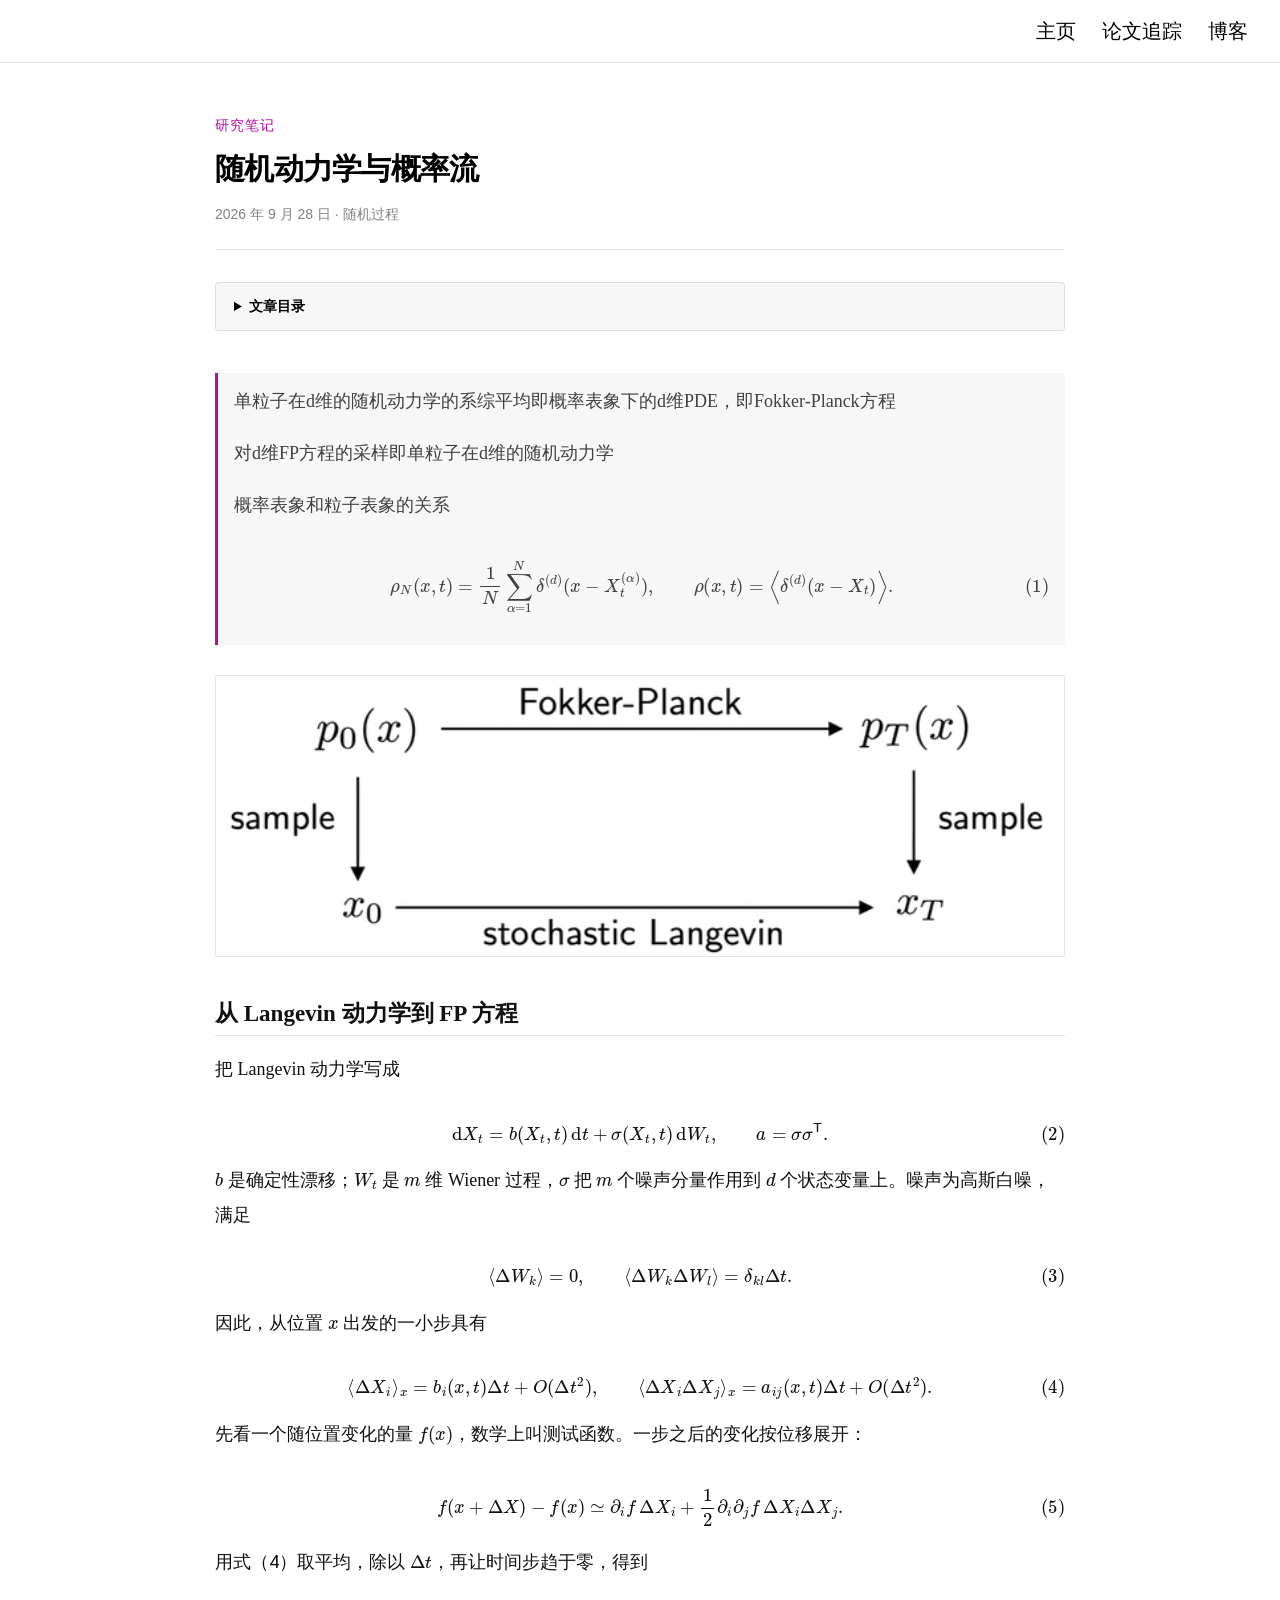
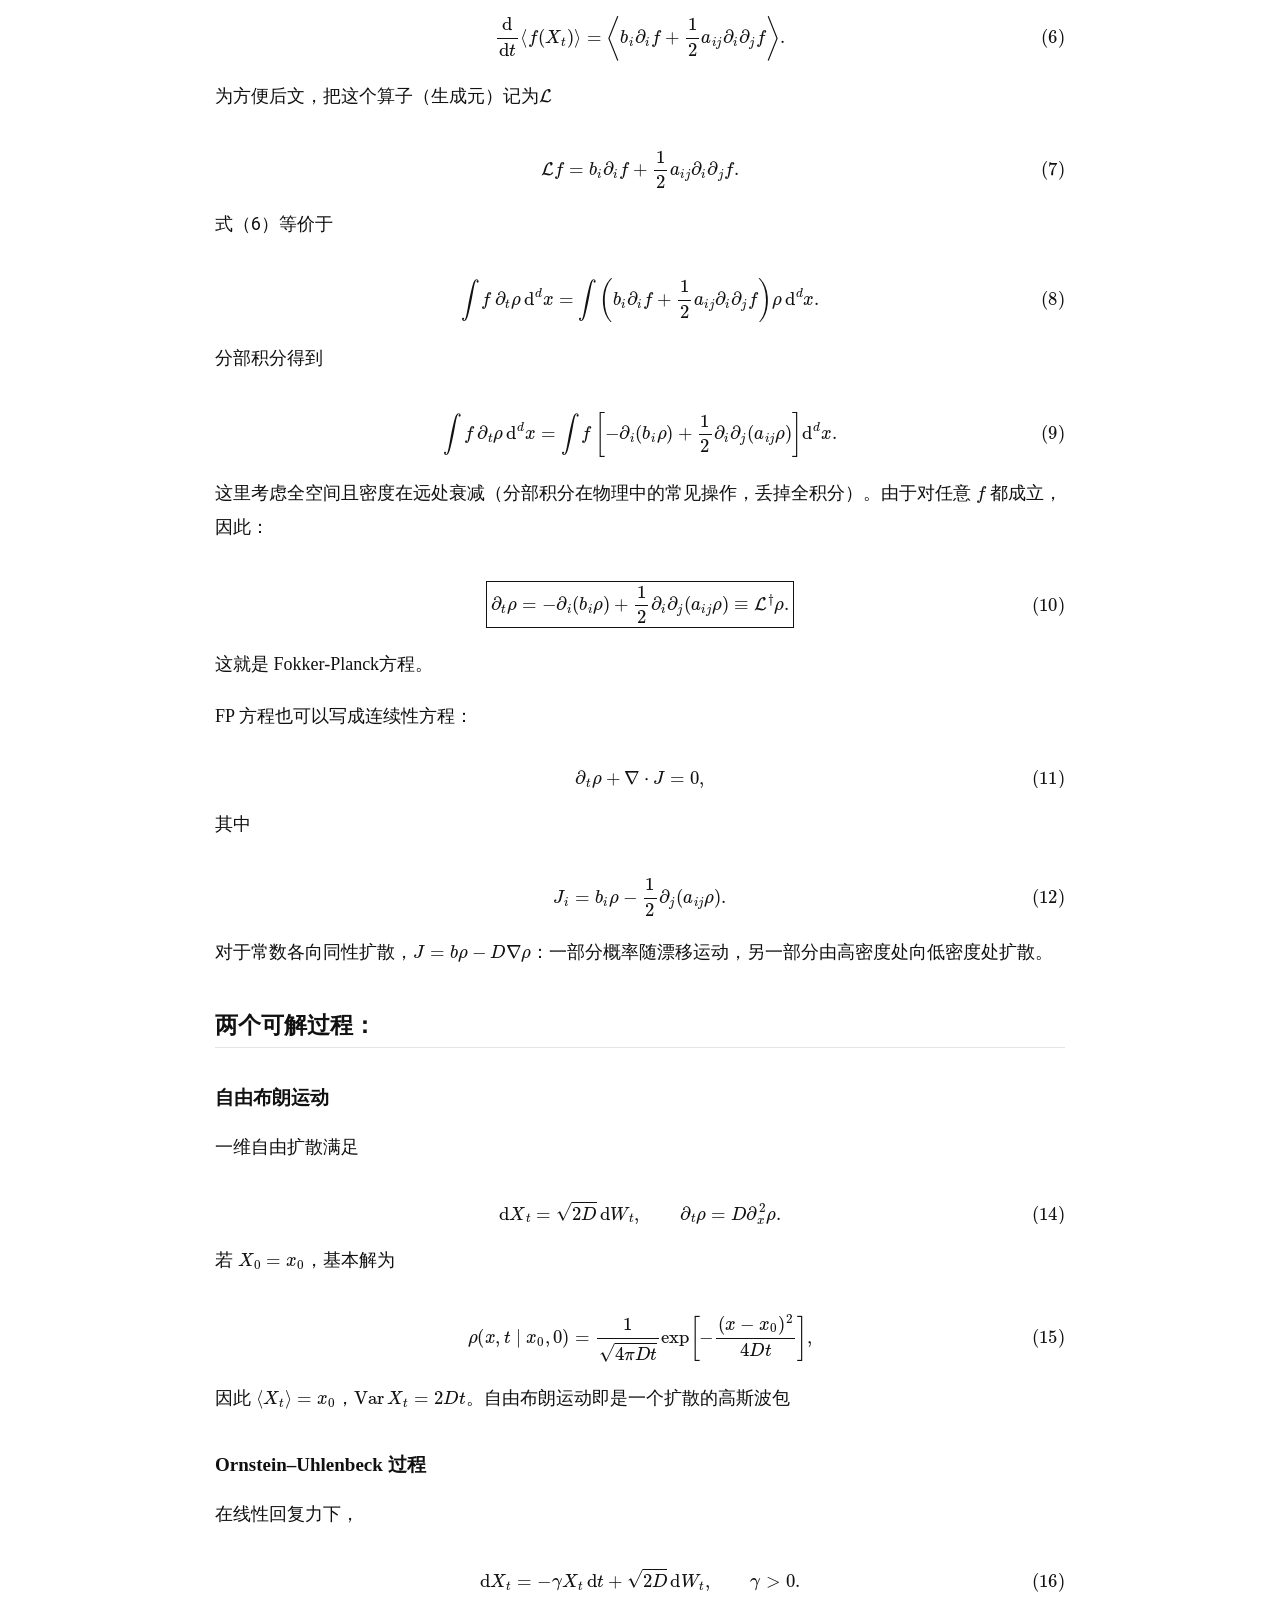
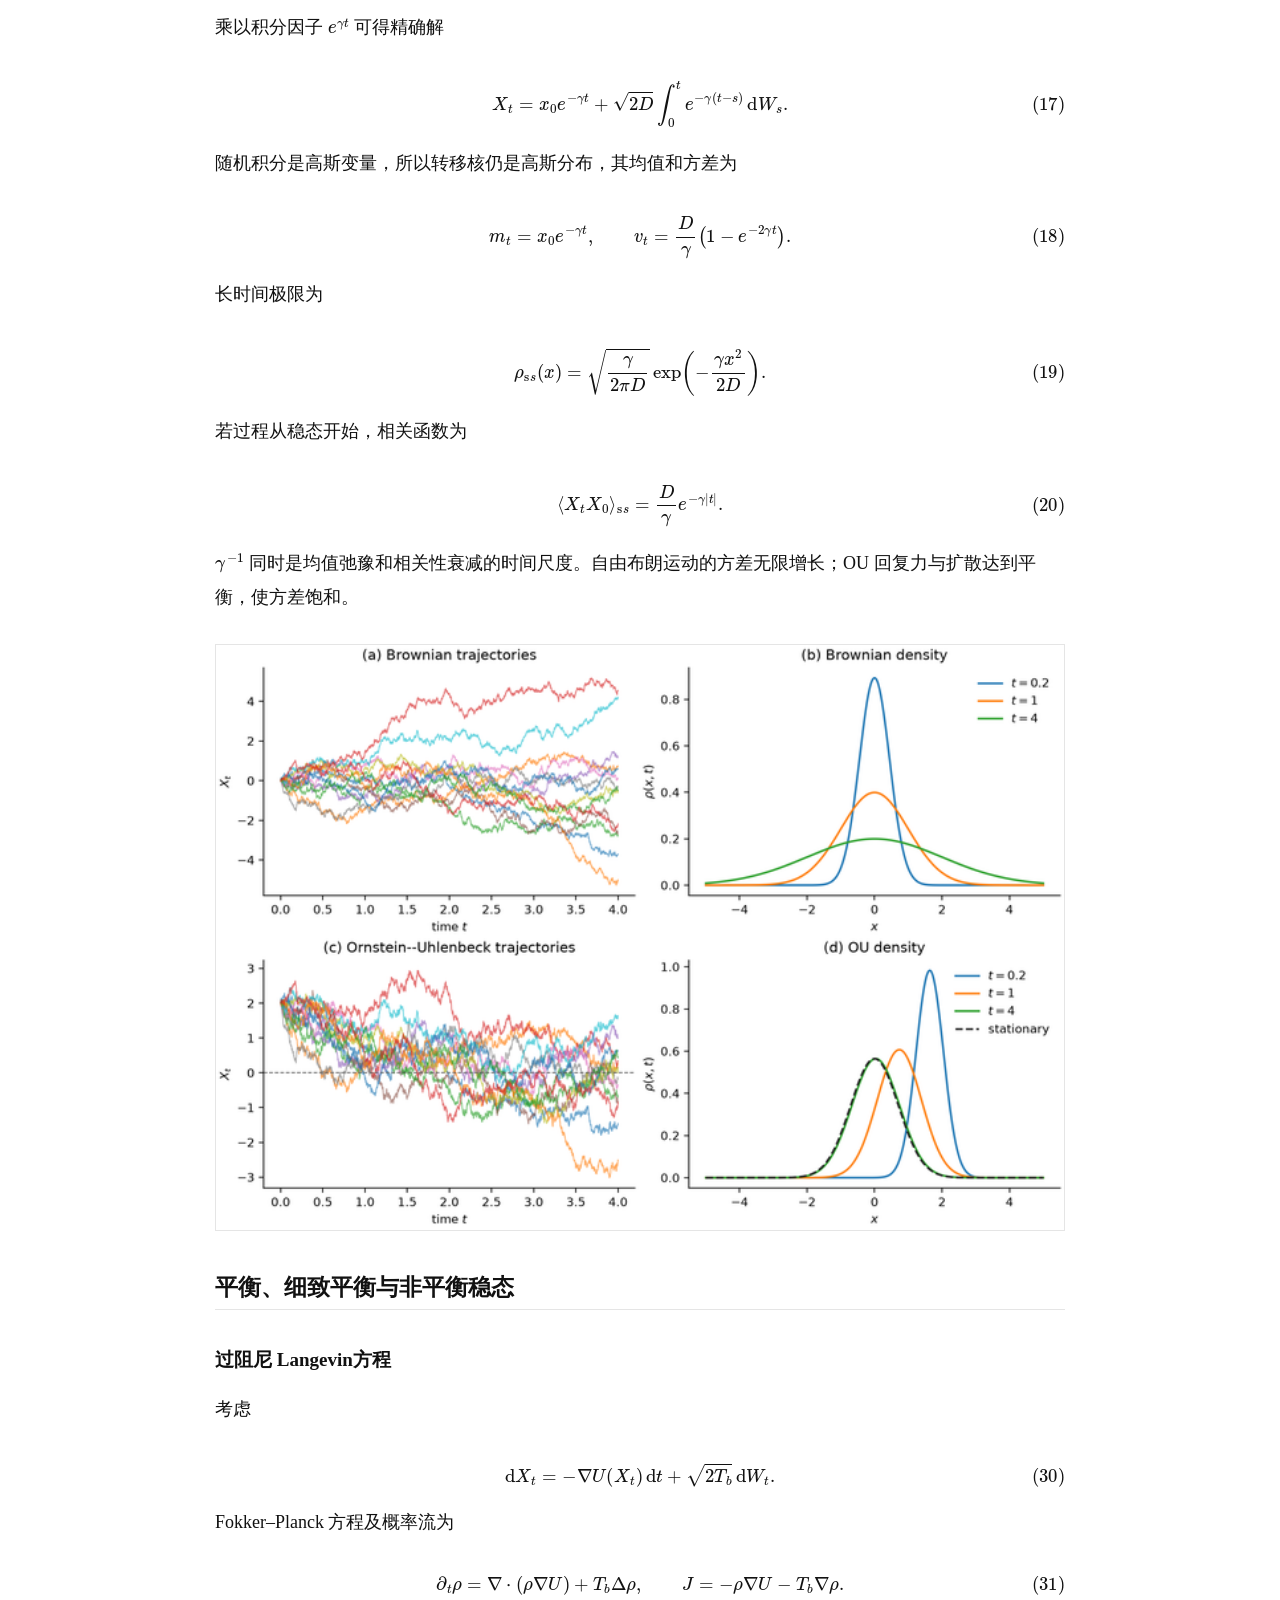
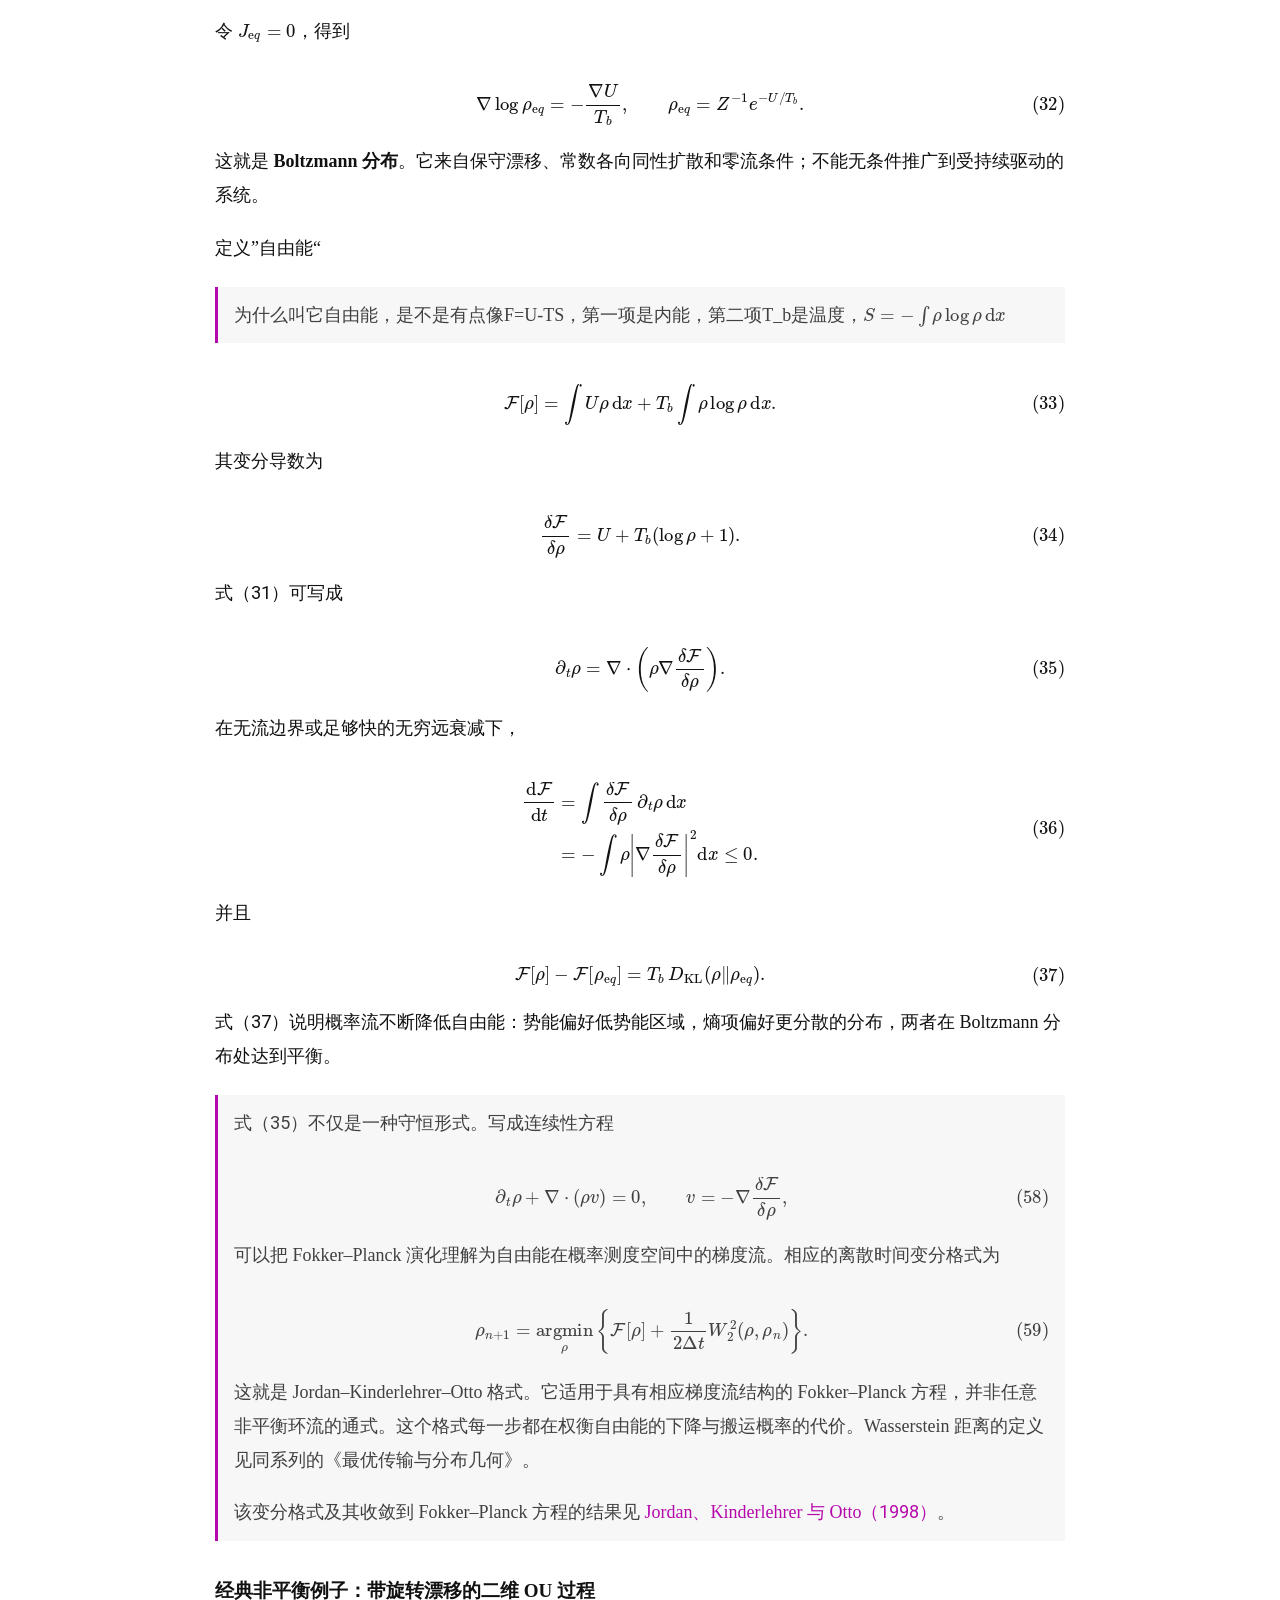
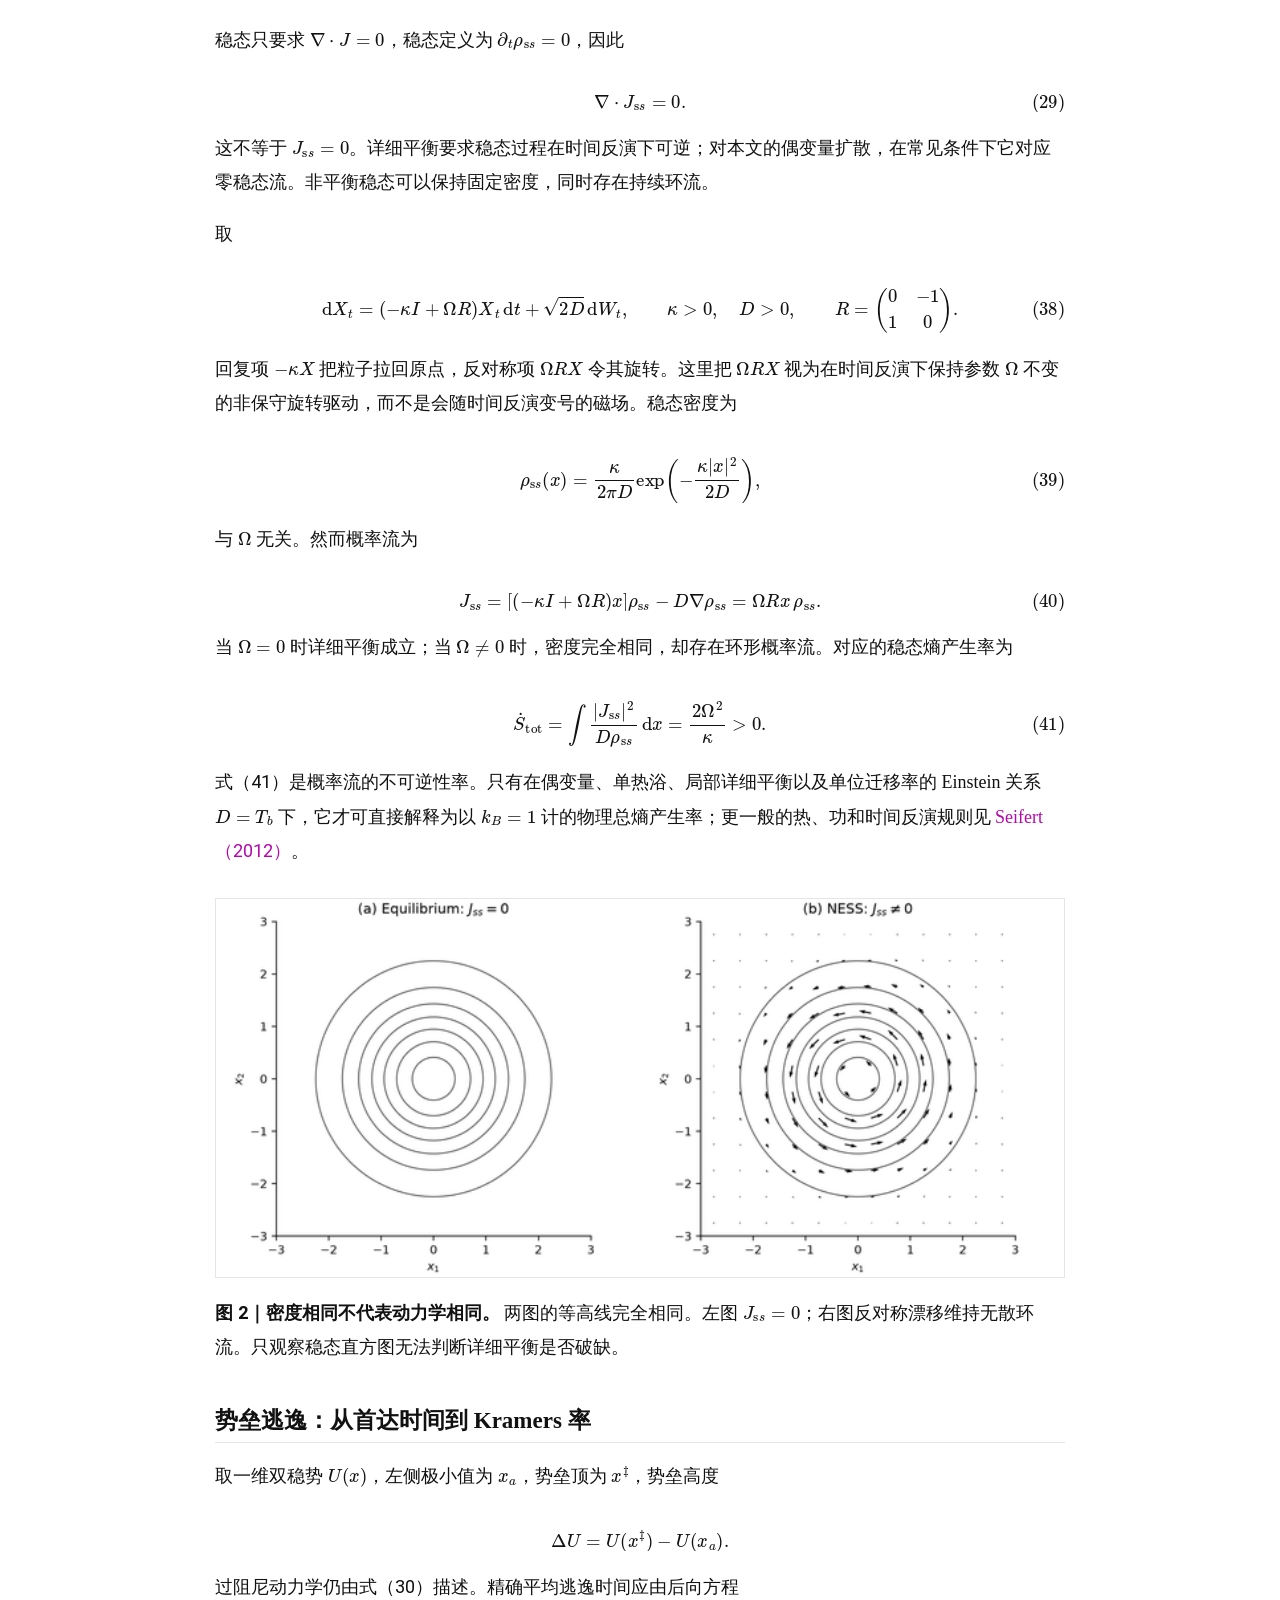
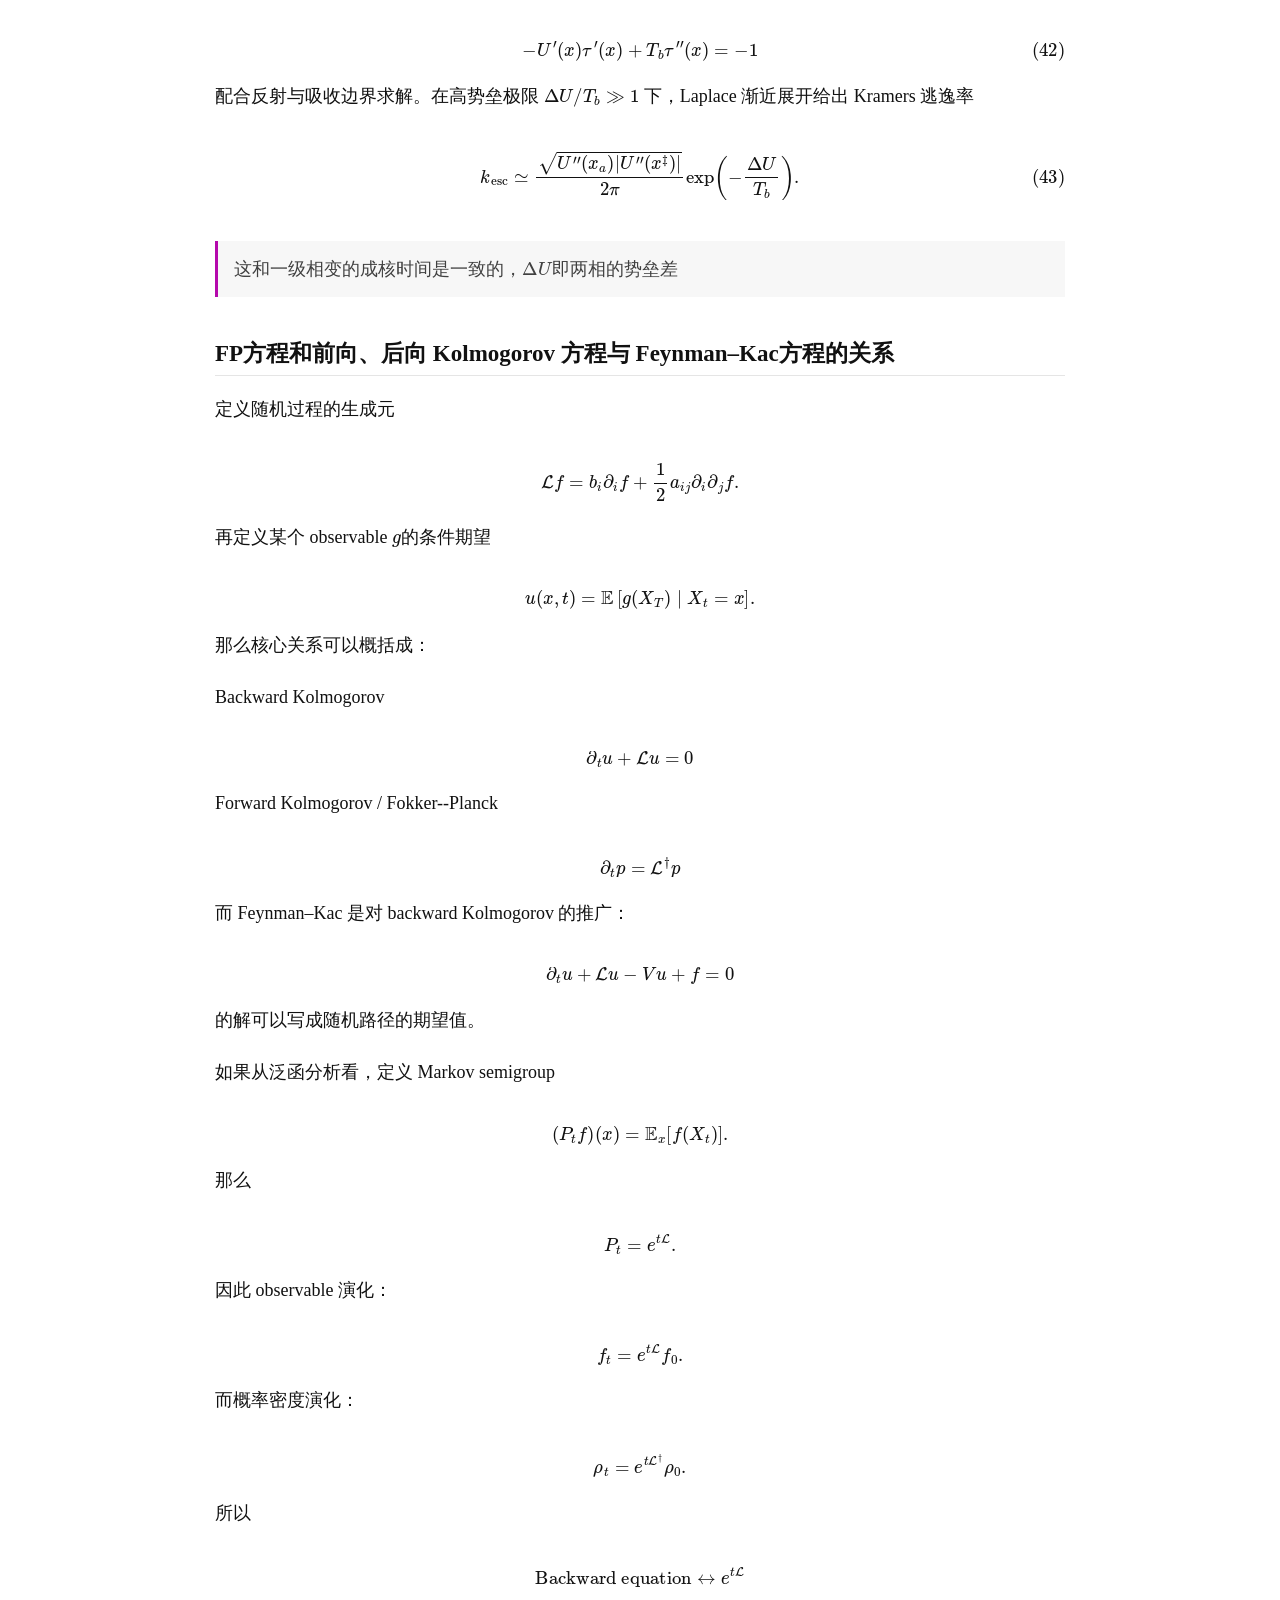
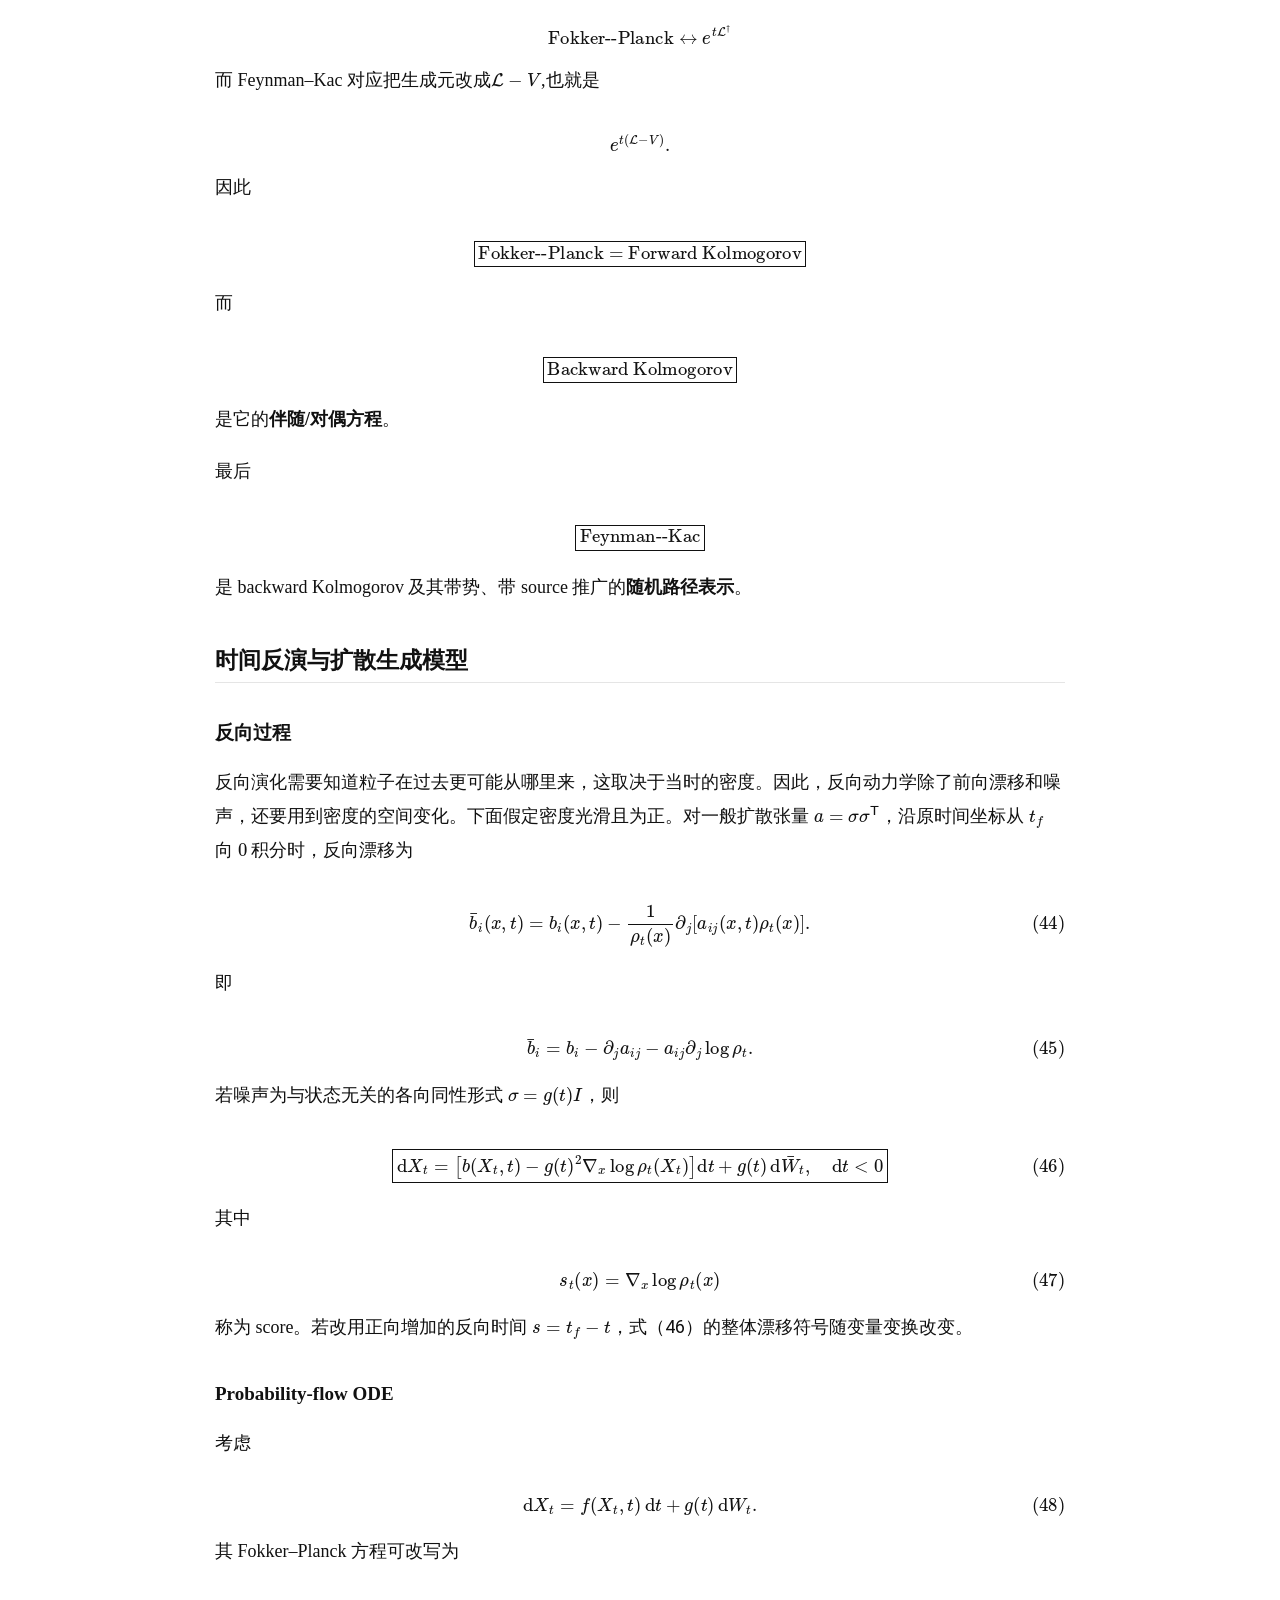
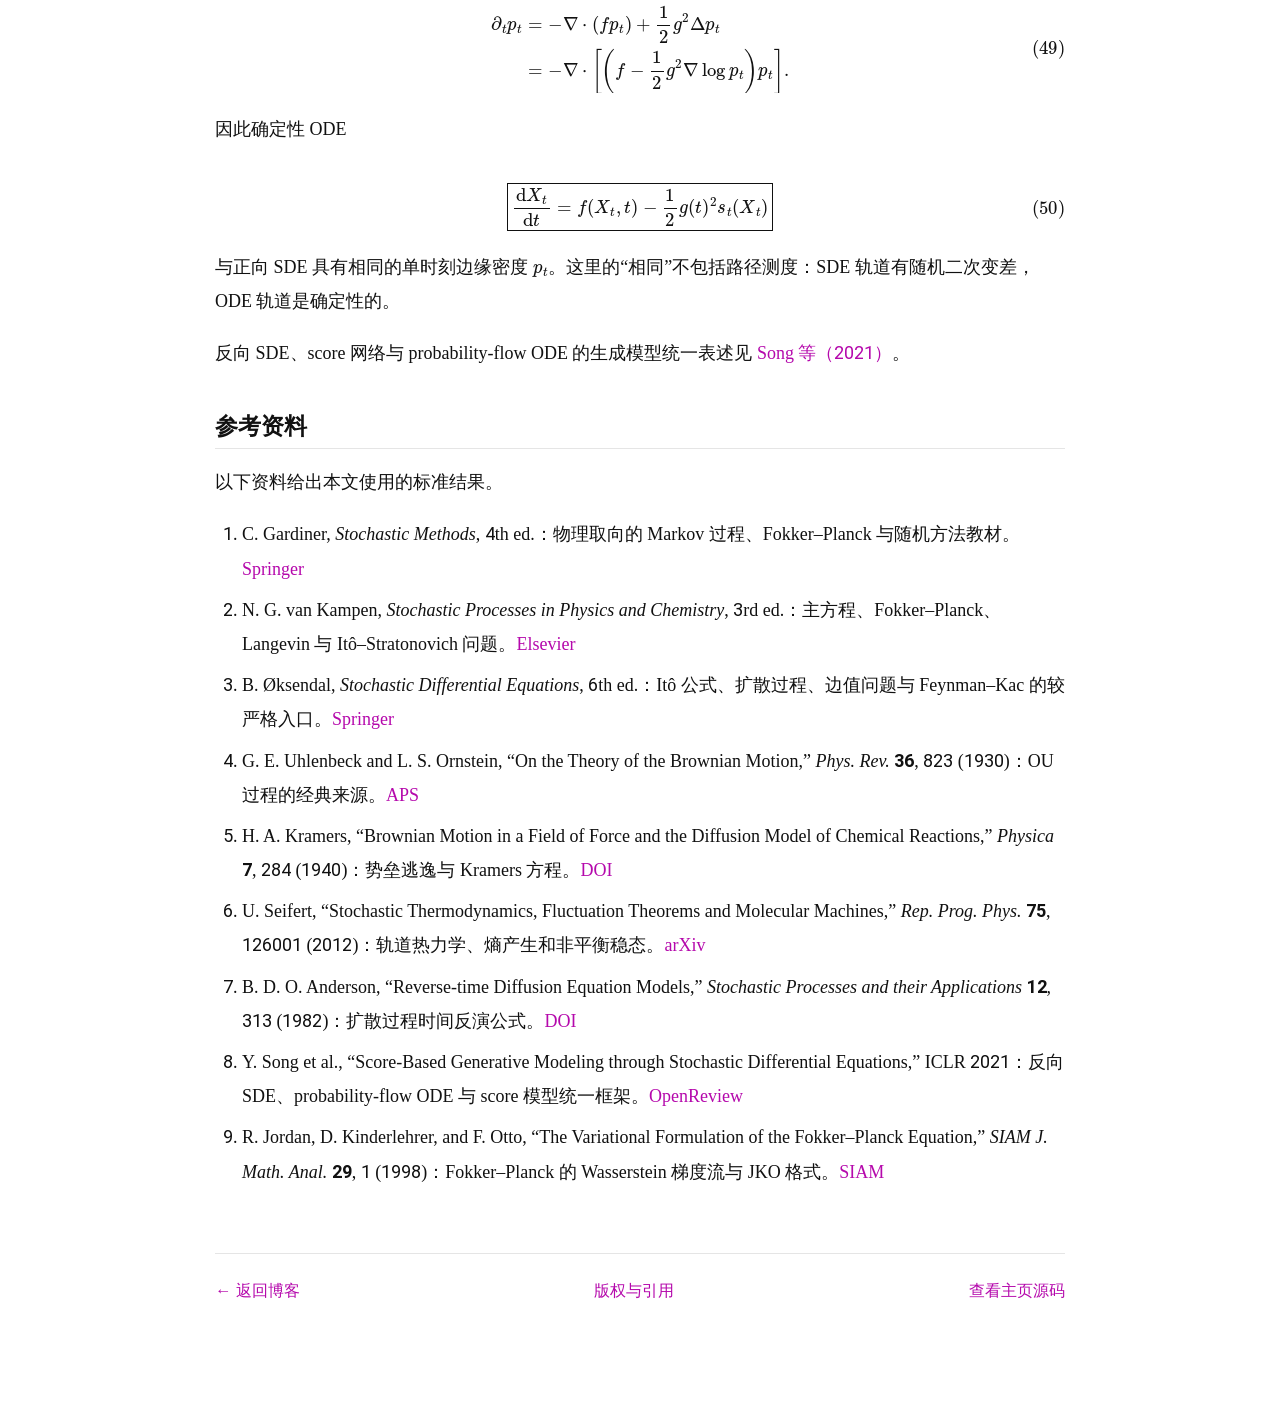
<file: blog/stochastic-dynamics-probability-flow/index.html>
<!doctype html>
<html lang="zh-CN">
<head>
    <meta charset="utf-8">
    <meta name="viewport" content="width=device-width, initial-scale=1">
    <title>随机动力学与概率流 · 曹溪能</title>
    <meta name="description" content="从 Langevin 动力学与 Fokker–Planck 方程出发，讨论概率流、平衡与非平衡稳态、Kolmogorov 与 Feynman–Kac 的关系，以及扩散生成模型。">
    <meta property="og:type" content="article">
    <meta property="og:url" content="https://xixi-cc.github.io/blog/stochastic-dynamics-probability-flow/">
    <meta property="og:title" content="随机动力学与概率流">
    <meta property="og:description" content="从 Langevin 动力学与 Fokker–Planck 方程出发，讨论概率流、平衡与非平衡稳态、Kolmogorov 与 Feynman–Kac 的关系，以及扩散生成模型。">
    <meta property="og:image" content="https://xixi-cc.github.io/assets/blog/stochastic-dynamics-probability-flow/langevin_fp_correspondence.png">
    <meta name="twitter:image" content="https://xixi-cc.github.io/assets/blog/stochastic-dynamics-probability-flow/langevin_fp_correspondence.png">
    <meta property="article:published_time" content="2026-09-28">
    <meta name="twitter:card" content="summary_large_image">
    <meta name="twitter:title" content="随机动力学与概率流">
    <meta name="twitter:description" content="从 Langevin 动力学与 Fokker–Planck 方程出发，讨论概率流、平衡与非平衡稳态、Kolmogorov 与 Feynman–Kac 的关系，以及扩散生成模型。">
    <link rel="canonical" href="https://xixi-cc.github.io/blog/stochastic-dynamics-probability-flow/">
    <script type="application/ld+json">{"@context": "https://schema.org", "@type": "Article", "headline": "随机动力学与概率流", "description": "从 Langevin 动力学与 Fokker–Planck 方程出发，讨论概率流、平衡与非平衡稳态、Kolmogorov 与 Feynman–Kac 的关系，以及扩散生成模型。", "datePublished": "2026-09-28", "dateModified": "2026-09-28", "inLanguage": "zh-CN", "url": "https://xixi-cc.github.io/blog/stochastic-dynamics-probability-flow/", "mainEntityOfPage": "https://xixi-cc.github.io/blog/stochastic-dynamics-probability-flow/", "author": {"@type": "Person", "name": "Xineng Cao", "alternateName": ["Xixi Cao", "曹溪能"], "url": "https://xixi-cc.github.io/"}}</script>
    <link rel="icon" href="../../assets/favicon.svg" type="image/svg+xml">
    <link rel="stylesheet" href="../../styles.css">
    <link rel="stylesheet" href="../../blog.css">
    <script>
        window.MathJax = {
            chtml: {fontURL: '../../assets/mathjax/output/chtml/fonts/woff-v2'},
            options: {enableMenu: false}
        };
    </script>
    <script defer src="../../assets/mathjax/tex-mml-chtml.js"></script>

</head>
<body class="article-page">
    <header class="topbar">
        <nav aria-label="主导航">
            <a href="../../">主页</a>
            <a href="../../#reading">论文追踪</a>
            <a href="../../#blog" aria-current="page">博客</a>
        </nav>
    </header>

    <main class="article-shell">
        <article class="blog-article">
            <header class="article-header">
                <p class="article-kicker"><a href="../../#blog">研究笔记</a></p>
                <h1>随机动力学与概率流</h1>
                <p class="article-meta"><time datetime="2026-09-28">2026 年 9 月 28 日</time> · 随机过程</p>
            </header>

            <details class="article-outline">
                <summary>文章目录</summary>
                <div class="toc">
<ul>
<li><a href="#从-langevin-动力学到-fp-方程">从 Langevin 动力学到 FP 方程</a></li>
<li><a href="#两个可解过程">两个可解过程：</a><ul>
<li><a href="#自由布朗运动">自由布朗运动</a></li>
<li><a href="#ornsteinuhlenbeck-过程">Ornstein–Uhlenbeck 过程</a></li>
</ul>
</li>
<li><a href="#平衡细致平衡与非平衡稳态">平衡、细致平衡与非平衡稳态</a><ul>
<li><a href="#过阻尼-langevin方程">过阻尼 Langevin方程</a></li>
<li><a href="#经典非平衡例子带旋转漂移的二维-ou-过程">经典非平衡例子：带旋转漂移的二维 OU 过程</a></li>
</ul>
</li>
<li><a href="#势垒逃逸从首达时间到-kramers-率">势垒逃逸：从首达时间到 Kramers 率</a></li>
<li><a href="#fp方程和前向后向-kolmogorov-方程与-feynmankac方程的关系">FP方程和前向、后向 Kolmogorov 方程与 Feynman–Kac方程的关系</a></li>
<li><a href="#时间反演与扩散生成模型">时间反演与扩散生成模型</a><ul>
<li><a href="#反向过程">反向过程</a></li>
<li><a href="#probability-flow-ode">Probability-flow ODE</a></li>
</ul>
</li>
<li><a href="#参考资料">参考资料</a></li>
</ul>
</div>

            </details>

            <div class="article-layout">
                <div class="article-content">
                    <blockquote>
<p>单粒子在d维的随机动力学的系综平均即概率表象下的d维PDE，即Fokker-Planck方程</p>
<p>对d维FP方程的采样即单粒子在d维的随机动力学</p>
<p>概率表象和粒子表象的关系</p>
<div class="arithmatex">\[
\rho_N(x,t)=\frac1N\sum_{\alpha=1}^N
\delta^{(d)}(x-X_t^{(\alpha)}),
\qquad
\rho(x,t)=\left\langle\delta^{(d)}(x-X_t)\right\rangle.
\tag{1}
\]</div>
</blockquote>
<p><picture><source type="image/webp" srcset="../../assets/blog/stochastic-dynamics-probability-flow/langevin_fp_correspondence-640.webp 640w, ../../assets/blog/stochastic-dynamics-probability-flow/langevin_fp_correspondence-1280.webp 1280w, ../../assets/blog/stochastic-dynamics-probability-flow/langevin_fp_correspondence-1392.webp 1392w" sizes="(max-width: 620px) calc(100vw - 28px), (max-width: 914px) calc(100vw - 64px), 850px"><img loading="lazy" decoding="async" width="1392" height="462" alt="Langevin 轨道与 Fokker–Planck 密度演化的对应关系" src="../../assets/blog/stochastic-dynamics-probability-flow/langevin_fp_correspondence.png"></picture></p>
<h2 id="从-langevin-动力学到-fp-方程">从 Langevin 动力学到 FP 方程</h2>
<p>把 Langevin 动力学写成</p>
<div class="arithmatex">\[\mathrm dX_t=b(X_t,t)\,\mathrm dt
+\sigma(X_t,t)\,\mathrm dW_t,
\qquad a=\sigma\sigma^{\mathsf T}.
\tag{2}\]</div>

<p><span class="arithmatex">\(b\)</span> 是确定性漂移；<span class="arithmatex">\(W_t\)</span> 是 <span class="arithmatex">\(m\)</span> 维 Wiener 过程，<span class="arithmatex">\(\sigma\)</span> 把 <span class="arithmatex">\(m\)</span> 个噪声分量作用到 <span class="arithmatex">\(d\)</span> 个状态变量上。噪声为高斯白噪，满足</p>
<div class="arithmatex">\[\langle\Delta W_k\rangle=0,\qquad
\langle\Delta W_k\Delta W_l\rangle=\delta_{kl}\Delta t.
\tag{3}\]</div>

<p>因此，从位置 <span class="arithmatex">\(x\)</span> 出发的一小步具有</p>
<div class="arithmatex">\[\langle\Delta X_i\rangle_x=b_i(x,t)\Delta t+O(\Delta t^2),\qquad
\langle\Delta X_i\Delta X_j\rangle_x
=a_{ij}(x,t)\Delta t+O(\Delta t^2).
\tag{4}\]</div>

<p>先看一个随位置变化的量 <span class="arithmatex">\(f(x)\)</span>，数学上叫测试函数。一步之后的变化按位移展开：</p>
<div class="arithmatex">\[f(x+\Delta X)-f(x)
\simeq \partial_i f\,\Delta X_i
+\frac12\partial_i\partial_j f\,\Delta X_i\Delta X_j.
\tag{5}\]</div>

<p>用式（4）取平均，除以 <span class="arithmatex">\(\Delta t\)</span>，再让时间步趋于零，得到</p>
<div class="arithmatex">\[\frac{\mathrm d}{\mathrm dt}\langle f(X_t)\rangle
=\left\langle b_i\partial_i f
+\frac12a_{ij}\partial_i\partial_j f\right\rangle.
\tag{6}\]</div>

<p>为方便后文，把这个算子（生成元）记为<span class="arithmatex">\(\mathcal L\)</span></p>
<div class="arithmatex">\[\mathcal L f=b_i\partial_i f
+\frac12a_{ij}\partial_i\partial_j f.
\tag{7}\]</div>

<p>式（6）等价于</p>
<div class="arithmatex">\[\int f\,\partial_t\rho\,\mathrm d^dx
=\int\left(b_i\partial_i f
+\frac12a_{ij}\partial_i\partial_j f\right)\rho\,\mathrm d^dx.
\tag{8}\]</div>

<p>分部积分得到</p>
<div class="arithmatex">\[\int f\,\partial_t\rho\,\mathrm d^dx
=\int f\left[-\partial_i(b_i\rho)
+\frac12\partial_i\partial_j(a_{ij}\rho)\right]\mathrm d^dx.
\tag{9}\]</div>

<p>这里考虑全空间且密度在远处衰减（分部积分在物理中的常见操作，丢掉全积分）。由于对任意 <span class="arithmatex">\(f\)</span> 都成立，因此：</p>
<div class="arithmatex">\[\boxed{
\partial_t\rho
=-\partial_i(b_i\rho)
+\frac12\partial_i\partial_j(a_{ij}\rho)
\equiv\mathcal L^\dagger\rho.
}
\tag{10}\]</div>

<p>这就是 Fokker-Planck方程。</p>
<p>FP 方程也可以写成连续性方程：</p>
<div class="arithmatex">\[\partial_t\rho+\nabla\cdot J=0,
\tag{11}\]</div>

<p>其中</p>
<div class="arithmatex">\[J_i=b_i\rho-\frac12\partial_j(a_{ij}\rho).
\tag{12}\]</div>

<p>对于常数各向同性扩散，<span class="arithmatex">\(J=b\rho-D\nabla\rho\)</span>：一部分概率随漂移运动，另一部分由高密度处向低密度处扩散。</p>
<h2 id="两个可解过程">两个可解过程：</h2>
<h3 id="自由布朗运动">自由布朗运动</h3>
<p>一维自由扩散满足</p>
<div class="arithmatex">\[\mathrm dX_t=\sqrt{2D}\,\mathrm dW_t,
\qquad
\partial_t\rho=D\partial_x^2\rho.
\tag{14}\]</div>

<p>若 <span class="arithmatex">\(X_0=x_0\)</span>，基本解为</p>
<div class="arithmatex">\[\rho(x,t\mid x_0,0)
=\frac{1}{\sqrt{4\pi Dt}}
\exp\!\left[-\frac{(x-x_0)^2}{4Dt}\right],
\tag{15}\]</div>

<p>因此 <span class="arithmatex">\(\langle X_t\rangle=x_0\)</span>，<span class="arithmatex">\(\operatorname{Var}X_t=2Dt\)</span>。自由布朗运动即是一个扩散的高斯波包</p>
<h3 id="ornsteinuhlenbeck-过程">Ornstein–Uhlenbeck 过程</h3>
<p>在线性回复力下，</p>
<div class="arithmatex">\[\mathrm dX_t=-\gamma X_t\,\mathrm dt+\sqrt{2D}\,\mathrm dW_t,
\qquad \gamma&gt;0.
\tag{16}\]</div>

<p>乘以积分因子 <span class="arithmatex">\(e^{\gamma t}\)</span> 可得精确解</p>
<div class="arithmatex">\[X_t=x_0e^{-\gamma t}
+\sqrt{2D}\int_0^t e^{-\gamma(t-s)}\,\mathrm dW_s.
\tag{17}\]</div>

<p>随机积分是高斯变量，所以转移核仍是高斯分布，其均值和方差为</p>
<div class="arithmatex">\[m_t=x_0e^{-\gamma t},
\qquad
v_t=\frac{D}{\gamma}\left(1-e^{-2\gamma t}\right).
\tag{18}\]</div>

<p>长时间极限为</p>
<div class="arithmatex">\[\rho_{\mathrm ss}(x)
=\sqrt{\frac{\gamma}{2\pi D}}
\exp\!\left(-\frac{\gamma x^2}{2D}\right).
\tag{19}\]</div>

<p>若过程从稳态开始，相关函数为</p>
<div class="arithmatex">\[\langle X_tX_0\rangle_{\mathrm ss}
=\frac{D}{\gamma}e^{-\gamma|t|}.
\tag{20}\]</div>

<p><span class="arithmatex">\(\gamma^{-1}\)</span> 同时是均值弛豫和相关性衰减的时间尺度。自由布朗运动的方差无限增长；OU 回复力与扩散达到平衡，使方差饱和。</p>
<p><picture><source type="image/webp" srcset="../../assets/blog/stochastic-dynamics-probability-flow/brownian_ou_trajectories-640.webp 640w, ../../assets/blog/stochastic-dynamics-probability-flow/brownian_ou_trajectories-1280.webp 1280w, ../../assets/blog/stochastic-dynamics-probability-flow/brownian_ou_trajectories-1980.webp 1980w" sizes="(max-width: 620px) calc(100vw - 28px), (max-width: 914px) calc(100vw - 64px), 850px"><img loading="lazy" decoding="async" width="1980" height="1364" alt="布朗运动与 Ornstein--Uhlenbeck 过程的轨道及密度" src="../../assets/blog/stochastic-dynamics-probability-flow/brownian_ou_trajectories.png"></picture></p>
<h2 id="平衡细致平衡与非平衡稳态">平衡、细致平衡与非平衡稳态</h2>
<h3 id="过阻尼-langevin方程">过阻尼 Langevin方程</h3>
<p>考虑</p>
<div class="arithmatex">\[\mathrm dX_t=-\nabla U(X_t)\,\mathrm dt
+\sqrt{2T_b}\,\mathrm dW_t.
\tag{30}\]</div>

<p>Fokker–Planck 方程及概率流为</p>
<div class="arithmatex">\[\partial_t\rho
=\nabla\cdot(\rho\nabla U)+T_b\Delta\rho,
\qquad
J=-\rho\nabla U-T_b\nabla\rho.
\tag{31}\]</div>

<p>令 <span class="arithmatex">\(J_{\mathrm eq}=0\)</span>，得到</p>
<div class="arithmatex">\[\nabla\log\rho_{\mathrm eq}=-\frac{\nabla U}{T_b},
\qquad
\rho_{\mathrm eq}=Z^{-1}e^{-U/T_b}.
\tag{32}\]</div>

<p>这就是 <strong>Boltzmann 分布</strong>。它来自保守漂移、常数各向同性扩散和零流条件；不能无条件推广到受持续驱动的系统。</p>
<p>定义”自由能“</p>
<blockquote>
<p>为什么叫它自由能，是不是有点像F=U-TS，第一项是内能，第二项T_b是温度，<span class="arithmatex">\(S=-\int\rho\log\rho\,\mathrm dx\)</span></p>
</blockquote>
<div class="arithmatex">\[\mathcal F[\rho]
=\int U\rho\,\mathrm dx
+T_b\int\rho\log\rho\,\mathrm dx.
\tag{33}\]</div>

<p>其变分导数为</p>
<div class="arithmatex">\[\frac{\delta\mathcal F}{\delta\rho}
=U+T_b(\log\rho+1).
\tag{34}\]</div>

<p>式（31）可写成</p>
<div class="arithmatex">\[\partial_t\rho
=\nabla\cdot\left(
\rho\nabla\frac{\delta\mathcal F}{\delta\rho}
\right).
\tag{35}\]</div>

<p>在无流边界或足够快的无穷远衰减下，</p>
<div class="arithmatex">\[\begin{aligned}
\frac{\mathrm d\mathcal F}{\mathrm dt}
&amp;=\int\frac{\delta\mathcal F}{\delta\rho}\,
\partial_t\rho\,\mathrm dx\\
&amp;=-\int\rho
\left|\nabla\frac{\delta\mathcal F}{\delta\rho}\right|^2
\mathrm dx\le0.
\end{aligned}
\tag{36}\]</div>

<p>并且</p>
<div class="arithmatex">\[\mathcal F[\rho]-\mathcal F[\rho_{\mathrm eq}]
=T_b\,D_{\mathrm{KL}}(\rho\Vert\rho_{\mathrm eq}).
\tag{37}\]</div>

<p>式（37）说明概率流不断降低自由能：势能偏好低势能区域，熵项偏好更分散的分布，两者在 Boltzmann 分布处达到平衡。</p>
<blockquote>
<p>式（35）不仅是一种守恒形式。写成连续性方程</p>
<div class="arithmatex">\[
\partial_t\rho+\nabla\cdot(\rho v)=0,
\qquad
v=-\nabla\frac{\delta\mathcal F}{\delta\rho},
\tag{58}
\]</div>
<p>可以把 Fokker–Planck 演化理解为自由能在概率测度空间中的梯度流。相应的离散时间变分格式为</p>
<div class="arithmatex">\[
\rho_{n+1}
=\underset{\rho}{\operatorname{argmin}}
\left\{
\mathcal F[\rho]
+\frac{1}{2\Delta t}W_2^2(\rho,\rho_n)
\right\}.
\tag{59}
\]</div>
<p>这就是 Jordan–Kinderlehrer–Otto 格式。它适用于具有相应梯度流结构的 Fokker–Planck 方程，并非任意非平衡环流的通式。这个格式每一步都在权衡自由能的下降与搬运概率的代价。Wasserstein 距离的定义见同系列的《最优传输与分布几何》。</p>
<p>该变分格式及其收敛到 Fokker–Planck 方程的结果见 <a href="https://epubs.siam.org/doi/10.1137/S0036141096303359">Jordan、Kinderlehrer 与 Otto（1998）</a>。</p>
</blockquote>
<h3 id="经典非平衡例子带旋转漂移的二维-ou-过程">经典非平衡例子：带旋转漂移的二维 OU 过程</h3>
<p>稳态只要求 <span class="arithmatex">\(\nabla\cdot J=0\)</span>，稳态定义为 <span class="arithmatex">\(\partial_t\rho_{\mathrm ss}=0\)</span>，因此</p>
<div class="arithmatex">\[\nabla\cdot J_{\mathrm ss}=0.
\tag{29}\]</div>

<p>这不等于 <span class="arithmatex">\(J_{\mathrm ss}=0\)</span>。详细平衡要求稳态过程在时间反演下可逆；对本文的偶变量扩散，在常见条件下它对应零稳态流。非平衡稳态可以保持固定密度，同时存在持续环流。</p>
<p>取</p>
<div class="arithmatex">\[\mathrm dX_t=\left(-\kappa I+\Omega R\right)X_t\,\mathrm dt
+\sqrt{2D}\,\mathrm dW_t,
\qquad \kappa&gt;0,\quad D&gt;0,
\qquad
R=\begin{pmatrix}0&amp;-1\\1&amp;0\end{pmatrix}.
\tag{38}\]</div>

<p>回复项 <span class="arithmatex">\(-\kappa X\)</span> 把粒子拉回原点，反对称项 <span class="arithmatex">\(\Omega RX\)</span> 令其旋转。这里把 <span class="arithmatex">\(\Omega RX\)</span> 视为在时间反演下保持参数 <span class="arithmatex">\(\Omega\)</span> 不变的非保守旋转驱动，而不是会随时间反演变号的磁场。稳态密度为</p>
<div class="arithmatex">\[\rho_{\mathrm ss}(x)
=\frac{\kappa}{2\pi D}
\exp\!\left(-\frac{\kappa|x|^2}{2D}\right),
\tag{39}\]</div>

<p>与 <span class="arithmatex">\(\Omega\)</span> 无关。然而概率流为</p>
<div class="arithmatex">\[J_{\mathrm ss}
=\left[(-\kappa I+\Omega R)x\right]\rho_{\mathrm ss}
-D\nabla\rho_{\mathrm ss}
=\Omega Rx\,\rho_{\mathrm ss}.
\tag{40}\]</div>

<p>当 <span class="arithmatex">\(\Omega=0\)</span> 时详细平衡成立；当 <span class="arithmatex">\(\Omega\ne0\)</span> 时，密度完全相同，却存在环形概率流。对应的稳态熵产生率为</p>
<div class="arithmatex">\[\dot S_{\mathrm{tot}}
=\int\frac{|J_{\mathrm ss}|^2}{D\rho_{\mathrm ss}}\,\mathrm dx
=\frac{2\Omega^2}{\kappa}&gt;0.
\tag{41}\]</div>

<p>式（41）是概率流的不可逆性率。只有在偶变量、单热浴、局部详细平衡以及单位迁移率的 Einstein 关系 <span class="arithmatex">\(D=T_b\)</span> 下，它才可直接解释为以 <span class="arithmatex">\(k_B=1\)</span> 计的物理总熵产生率；更一般的热、功和时间反演规则见 <a href="https://arxiv.org/abs/1205.4176">Seifert（2012）</a>。</p>
<p><picture><source type="image/webp" srcset="../../assets/blog/stochastic-dynamics-probability-flow/equilibrium_vs_ness_current-640.webp 640w, ../../assets/blog/stochastic-dynamics-probability-flow/equilibrium_vs_ness_current-1280.webp 1280w, ../../assets/blog/stochastic-dynamics-probability-flow/equilibrium_vs_ness_current-2024.webp 2024w" sizes="(max-width: 620px) calc(100vw - 28px), (max-width: 914px) calc(100vw - 64px), 850px"><img loading="lazy" decoding="async" width="2024" height="902" alt="相同稳态密度下的平衡与非平衡概率流" src="../../assets/blog/stochastic-dynamics-probability-flow/equilibrium_vs_ness_current.png"></picture></p>
<p><strong>图 2｜密度相同不代表动力学相同。</strong> 两图的等高线完全相同。左图 <span class="arithmatex">\(J_{\mathrm ss}=0\)</span>；右图反对称漂移维持无散环流。只观察稳态直方图无法判断详细平衡是否破缺。</p>
<h2 id="势垒逃逸从首达时间到-kramers-率">势垒逃逸：从首达时间到 Kramers 率</h2>
<p>取一维双稳势 <span class="arithmatex">\(U(x)\)</span>，左侧极小值为 <span class="arithmatex">\(x_a\)</span>，势垒顶为 <span class="arithmatex">\(x^\ddagger\)</span>，势垒高度</p>
<div class="arithmatex">\[\Delta U=U(x^\ddagger)-U(x_a).\]</div>

<p>过阻尼动力学仍由式（30）描述。精确平均逃逸时间应由后向方程</p>
<div class="arithmatex">\[-U&#x27;(x)\tau&#x27;(x)+T_b\tau&#x27;&#x27;(x)=-1
\tag{42}\]</div>

<p>配合反射与吸收边界求解。在高势垒极限 <span class="arithmatex">\(\Delta U/T_b\gg1\)</span> 下，Laplace 渐近展开给出 Kramers 逃逸率</p>
<div class="arithmatex">\[k_{\mathrm{esc}}
\simeq
\frac{\sqrt{U&#x27;&#x27;(x_a)|U&#x27;&#x27;(x^\ddagger)|}}{2\pi}
\exp\!\left(-\frac{\Delta U}{T_b}\right).
\tag{43}\]</div>

<blockquote>
<p>这和一级相变的成核时间是一致的，<span class="arithmatex">\(\Delta U\)</span>即两相的势垒差
</p>
</blockquote>
<h2 id="fp方程和前向后向-kolmogorov-方程与-feynmankac方程的关系">FP方程和前向、后向 Kolmogorov 方程与 Feynman–Kac方程的关系</h2>
<p>定义随机过程的生成元</p>
<div class="arithmatex">\[\mathcal L f = b_i\partial_i f +\frac12 a_{ij}\partial_i\partial_j f.\]</div>

<p>再定义某个 observable <span class="arithmatex">\(g\)</span>的条件期望</p>
<div class="arithmatex">\[u(x,t) = \mathbb E\left[ g(X_T)\mid X_t=x \right].\]</div>

<p>那么核心关系可以概括成：</p>
<p>Backward Kolmogorov</p>
<div class="arithmatex">\[\partial_t u+\mathcal L u=0\]</div>

<p>Forward Kolmogorov / Fokker--Planck</p>
<div class="arithmatex">\[\partial_t p=\mathcal L^\dagger p\]</div>

<p>而 Feynman–Kac 是对 backward Kolmogorov 的推广：</p>
<div class="arithmatex">\[\partial_t u+\mathcal L u-Vu+f=0\]</div>

<p>的解可以写成随机路径的期望值。</p>
<p>如果从泛函分析看，定义 Markov semigroup</p>
<div class="arithmatex">\[(P_tf)(x) = \mathbb E_x[f(X_t)].\]</div>

<p>那么</p>
<div class="arithmatex">\[P_t=e^{t\mathcal L}.\]</div>

<p>因此 observable 演化：</p>
<div class="arithmatex">\[f_t = e^{t\mathcal L}f_0.\]</div>

<p>而概率密度演化：</p>
<div class="arithmatex">\[\rho_t = e^{t\mathcal L^\dagger}\rho_0.\]</div>

<p>所以</p>
<div class="arithmatex">\[\text{Backward equation} \leftrightarrow e^{t\mathcal L}\]</div>

<div class="arithmatex">\[\text{Fokker--Planck} \leftrightarrow e^{t\mathcal L^\dagger}\]</div>

<p>而 Feynman–Kac 对应把生成元改成<span class="arithmatex">\(\mathcal L-V\)</span>,也就是</p>
<div class="arithmatex">\[e^{t(\mathcal L-V)}.\]</div>

<p>因此</p>
<div class="arithmatex">\[\boxed{ \text{Fokker--Planck} = \text{Forward Kolmogorov} }\]</div>

<p>而</p>
<div class="arithmatex">\[\boxed{ \text{Backward Kolmogorov} }\]</div>

<p>是它的<strong>伴随/对偶方程</strong>。</p>
<p>最后</p>
<div class="arithmatex">\[\boxed{ \text{Feynman--Kac} }\]</div>

<p>是 backward Kolmogorov 及其带势、带 source 推广的<strong>随机路径表示</strong>。</p>
<h2 id="时间反演与扩散生成模型">时间反演与扩散生成模型</h2>
<h3 id="反向过程">反向过程</h3>
<p>反向演化需要知道粒子在过去更可能从哪里来，这取决于当时的密度。因此，反向动力学除了前向漂移和噪声，还要用到密度的空间变化。下面假定密度光滑且为正。对一般扩散张量 <span class="arithmatex">\(a=\sigma\sigma^{\mathsf T}\)</span>，沿原时间坐标从 <span class="arithmatex">\(t_f\)</span> 向 <span class="arithmatex">\(0\)</span> 积分时，反向漂移为</p>
<div class="arithmatex">\[\bar b_i(x,t)
=b_i(x,t)
-\frac{1}{\rho_t(x)}\partial_j\!\left[a_{ij}(x,t)\rho_t(x)\right].
\tag{44}\]</div>

<p>即</p>
<div class="arithmatex">\[\bar b_i=b_i-\partial_j a_{ij}-a_{ij}\partial_j\log\rho_t.
\tag{45}\]</div>

<p>若噪声为与状态无关的各向同性形式 <span class="arithmatex">\(\sigma=g(t)I\)</span>，则</p>
<div class="arithmatex">\[\boxed{
\mathrm dX_t=\left[b(X_t,t)-g(t)^2\nabla_x\log\rho_t(X_t)\right]\mathrm dt
+g(t)\,\mathrm d\bar W_t,
\quad \mathrm dt&lt;0
}
\tag{46}\]</div>

<p>其中</p>
<div class="arithmatex">\[s_t(x)=\nabla_x\log\rho_t(x)
\tag{47}\]</div>

<p>称为 score。若改用正向增加的反向时间 <span class="arithmatex">\(s=t_f-t\)</span>，式（46）的整体漂移符号随变量变换改变。</p>
<h3 id="probability-flow-ode">Probability-flow ODE</h3>
<p>考虑</p>
<div class="arithmatex">\[\mathrm dX_t=f(X_t,t)\,\mathrm dt+g(t)\,\mathrm dW_t.
\tag{48}\]</div>

<p>其 Fokker–Planck 方程可改写为</p>
<div class="arithmatex">\[\begin{aligned}
\partial_t p_t
&amp;=-\nabla\cdot(fp_t)+\frac12g^2\Delta p_t\\
&amp;=-\nabla\cdot\left[
\left(f-\frac12g^2\nabla\log p_t\right)p_t
\right].
\end{aligned}
\tag{49}\]</div>

<p>因此确定性 ODE</p>
<div class="arithmatex">\[\boxed{
\frac{\mathrm dX_t}{\mathrm dt}
=f(X_t,t)-\frac12g(t)^2s_t(X_t)
}
\tag{50}\]</div>

<p>与正向 SDE 具有相同的单时刻边缘密度 <span class="arithmatex">\(p_t\)</span>。这里的“相同”不包括路径测度：SDE 轨道有随机二次变差，ODE 轨道是确定性的。</p>
<p>反向 SDE、score 网络与 probability-flow ODE 的生成模型统一表述见 <a href="https://openreview.net/forum?id=PxTIG12RRHS">Song 等（2021）</a>。</p>
<h2 id="参考资料">参考资料</h2>
<p>以下资料给出本文使用的标准结果。</p>
<ol>
<li>C. Gardiner, <em>Stochastic Methods</em>, 4th ed.：物理取向的 Markov 过程、Fokker–Planck 与随机方法教材。<a href="https://link.springer.com/book/9783540707127">Springer</a></li>
<li>N. G. van Kampen, <em>Stochastic Processes in Physics and Chemistry</em>, 3rd ed.：主方程、Fokker–Planck、Langevin 与 Itô–Stratonovich 问题。<a href="https://shop.elsevier.com/books/stochastic-processes-in-physics-and-chemistry/van-kampen/978-0-444-52965-7">Elsevier</a></li>
<li>B. Øksendal, <em>Stochastic Differential Equations</em>, 6th ed.：Itô 公式、扩散过程、边值问题与 Feynman–Kac 的较严格入口。<a href="https://link.springer.com/book/10.1007/978-3-642-14394-6">Springer</a></li>
<li>G. E. Uhlenbeck and L. S. Ornstein, “On the Theory of the Brownian Motion,” <em>Phys. Rev.</em> <strong>36</strong>, 823 (1930)：OU 过程的经典来源。<a href="https://journals.aps.org/pr/abstract/10.1103/PhysRev.36.823">APS</a></li>
<li>H. A. Kramers, “Brownian Motion in a Field of Force and the Diffusion Model of Chemical Reactions,” <em>Physica</em> <strong>7</strong>, 284 (1940)：势垒逃逸与 Kramers 方程。<a href="https://doi.org/10.1016/S0031-8914(40)90098-2">DOI</a></li>
<li>U. Seifert, “Stochastic Thermodynamics, Fluctuation Theorems and Molecular Machines,” <em>Rep. Prog. Phys.</em> <strong>75</strong>, 126001 (2012)：轨道热力学、熵产生和非平衡稳态。<a href="https://arxiv.org/abs/1205.4176">arXiv</a></li>
<li>B. D. O. Anderson, “Reverse-time Diffusion Equation Models,” <em>Stochastic Processes and their Applications</em> <strong>12</strong>, 313 (1982)：扩散过程时间反演公式。<a href="https://doi.org/10.1016/0304-4149(82)90051-5">DOI</a></li>
<li>Y. Song et al., “Score-Based Generative Modeling through Stochastic Differential Equations,” ICLR 2021：反向 SDE、probability-flow ODE 与 score 模型统一框架。<a href="https://openreview.net/forum?id=PxTIG12RRHS">OpenReview</a></li>
<li>R. Jordan, D. Kinderlehrer, and F. Otto, “The Variational Formulation of the Fokker–Planck Equation,” <em>SIAM J. Math. Anal.</em> <strong>29</strong>, 1 (1998)：Fokker–Planck 的 Wasserstein 梯度流与 JKO 格式。<a href="https://epubs.siam.org/doi/10.1137/S0036141096303359">SIAM</a></li>
</ol>
                </div>
            </div>

            <footer class="article-footer">
                <a href="../../#blog">← 返回博客</a>
                <a href="../../rights.html">版权与引用</a>
                <a href="https://github.com/xixi-cc/xixi-cc.github.io">查看主页源码</a>
            </footer>
        </article>
    </main>
    <!-- Cloudflare Web Analytics -->
    <script type="module" src="https://static.cloudflareinsights.com/beacon.min.js" data-cf-beacon='{"token":"73522e5dee9b42b0be84b4847e4dd502"}'></script>
    <!-- End Cloudflare Web Analytics -->
</body>
</html>
</file>
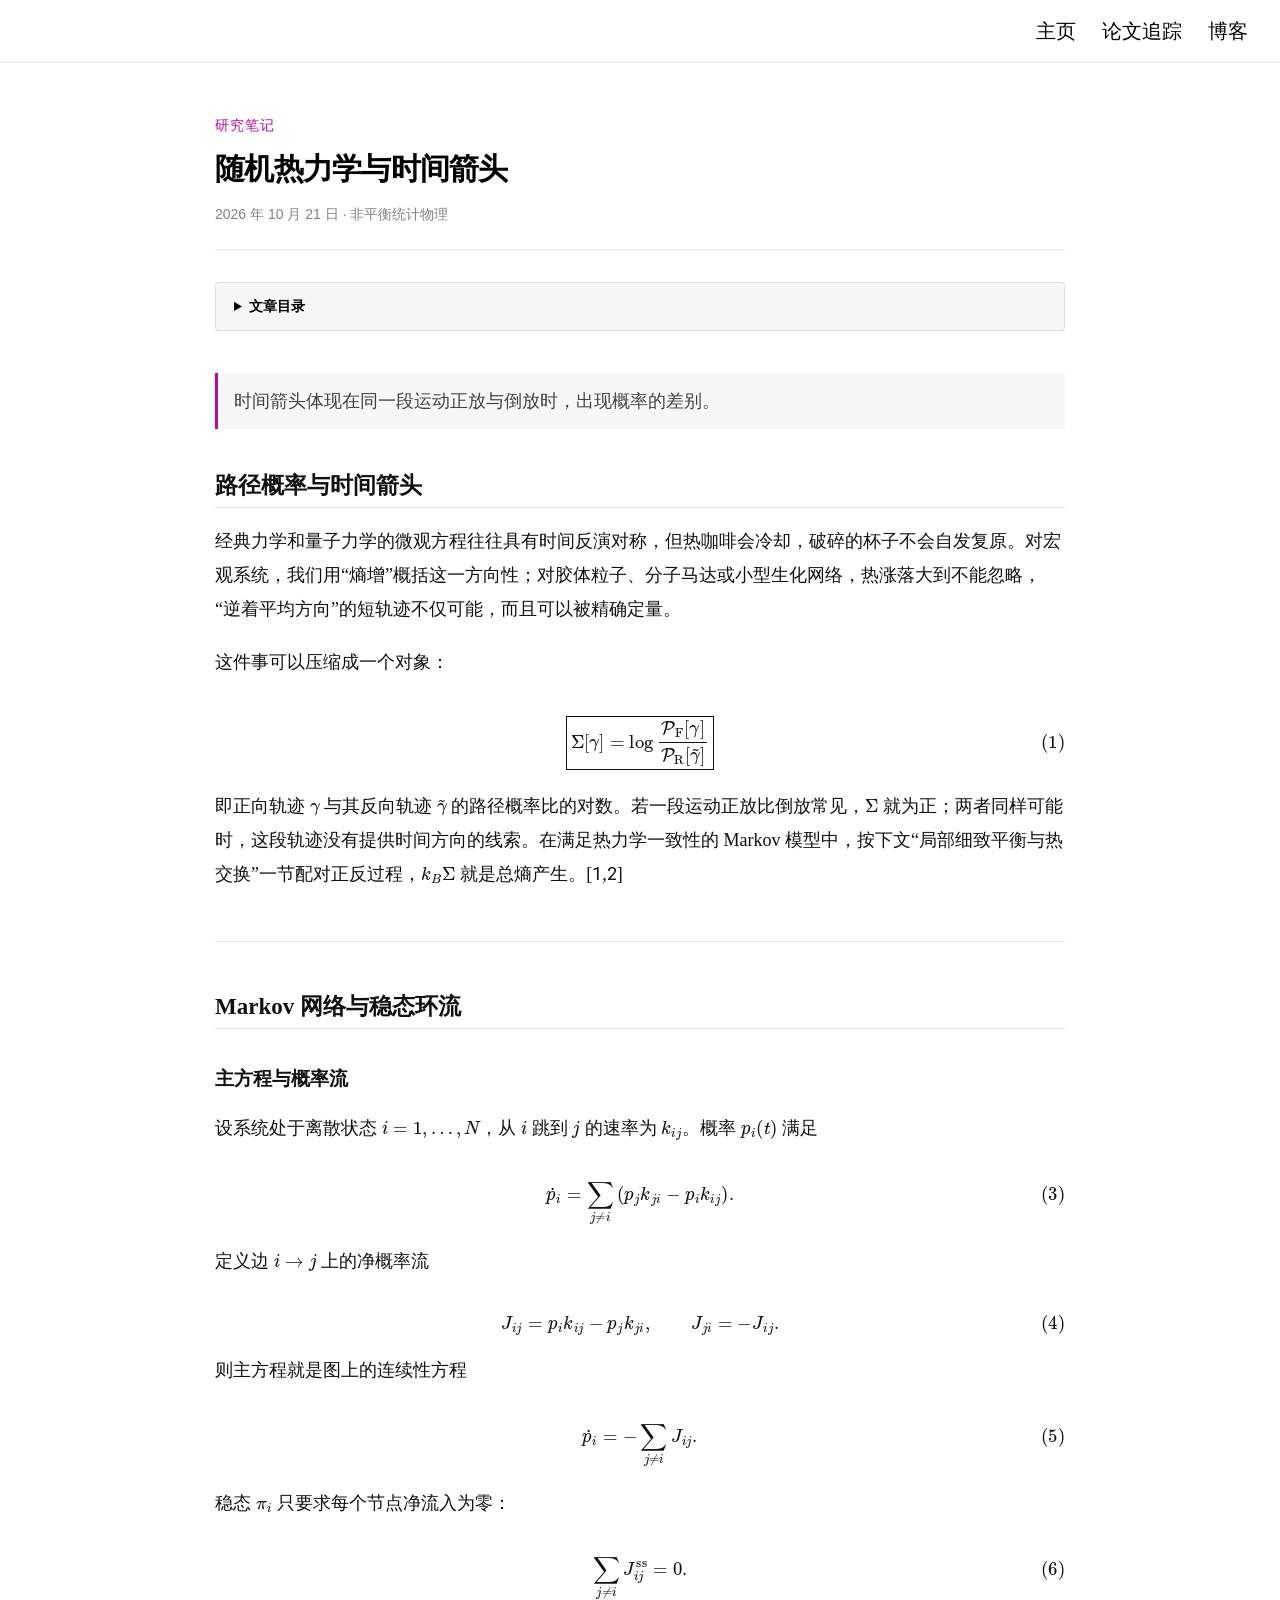
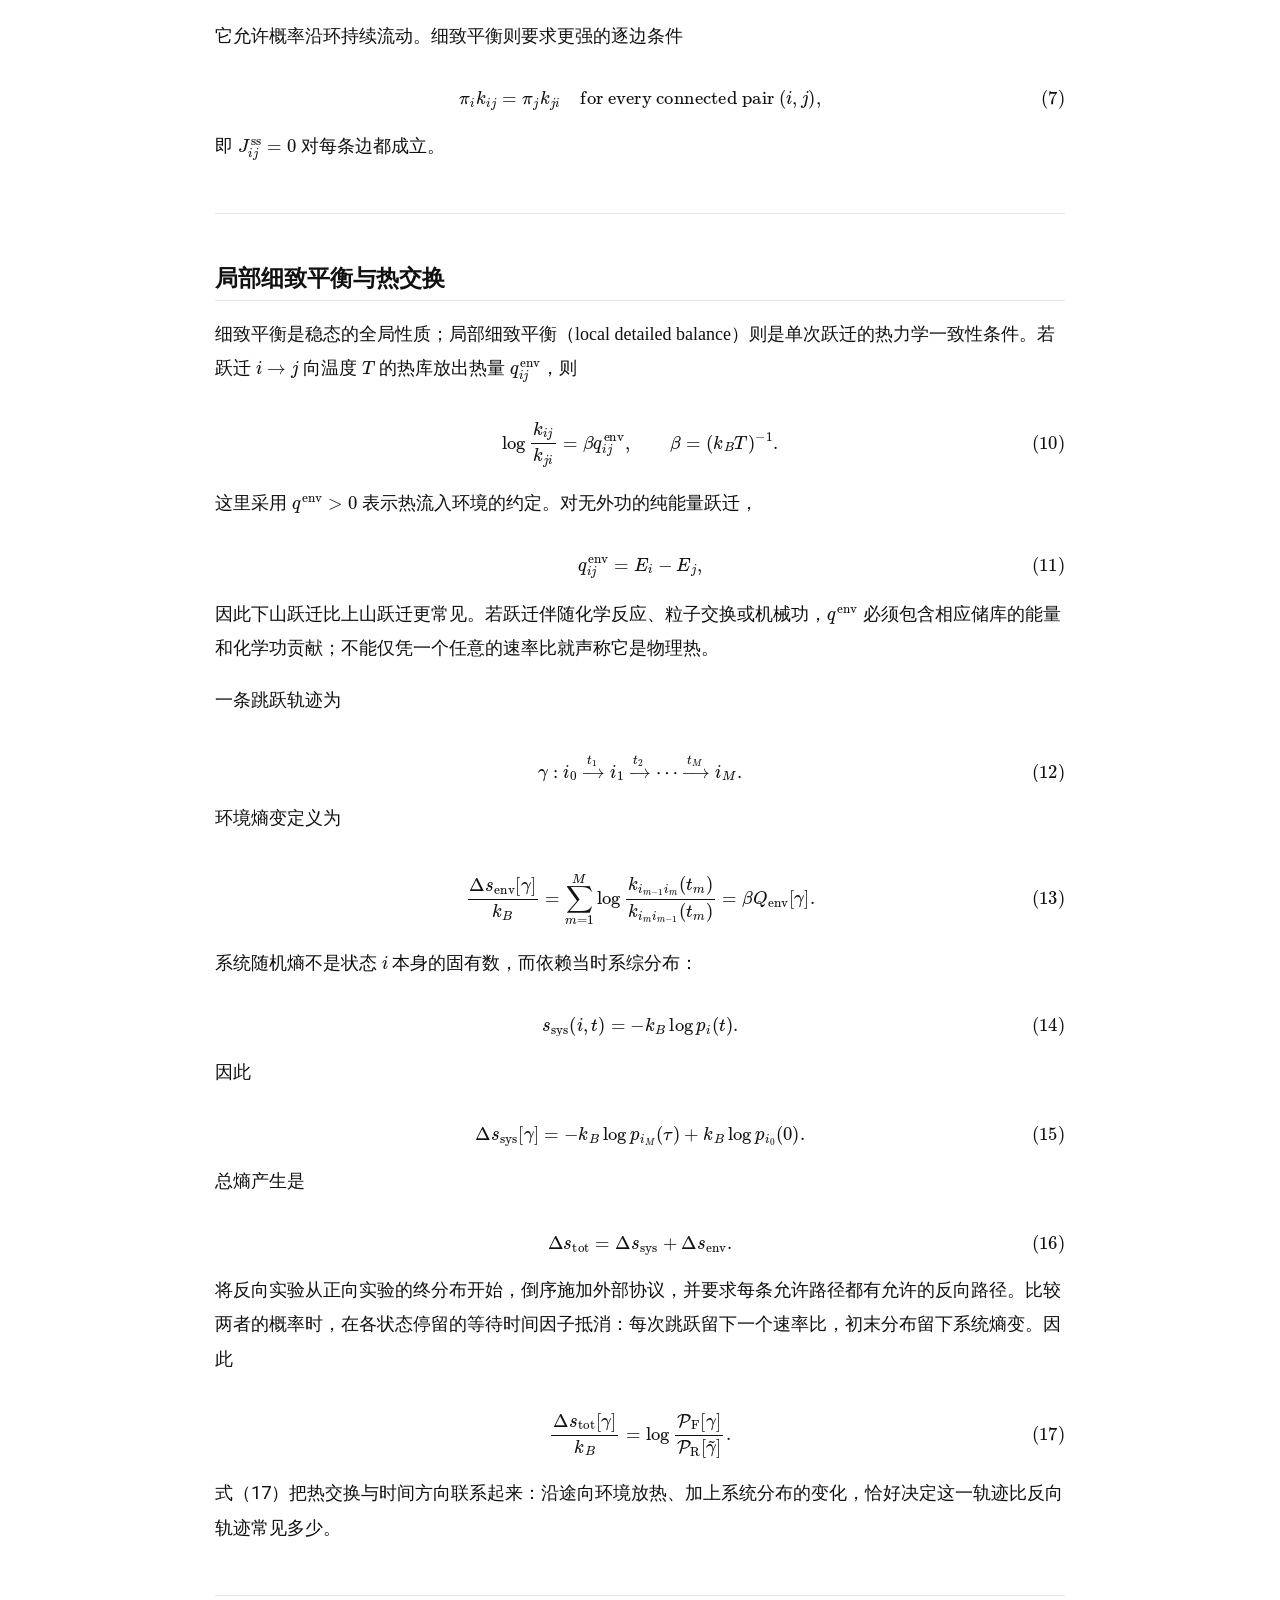
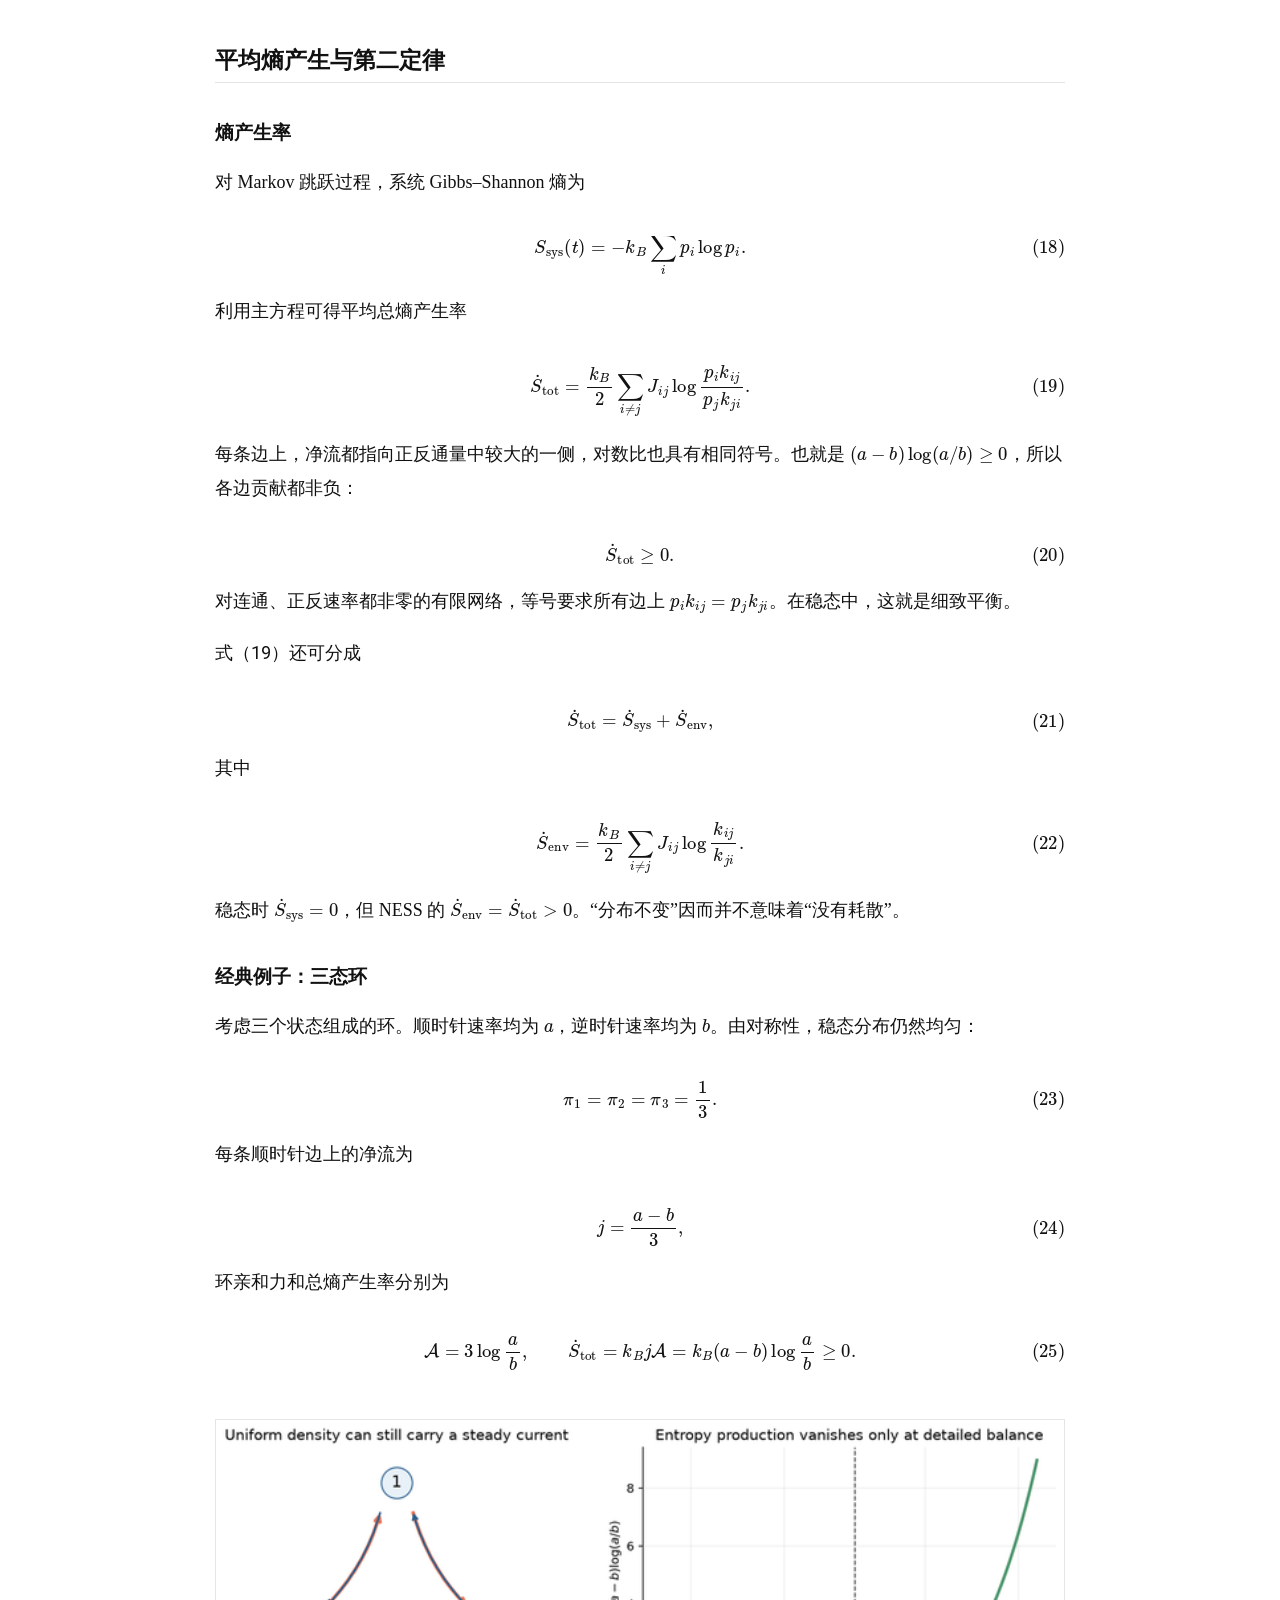
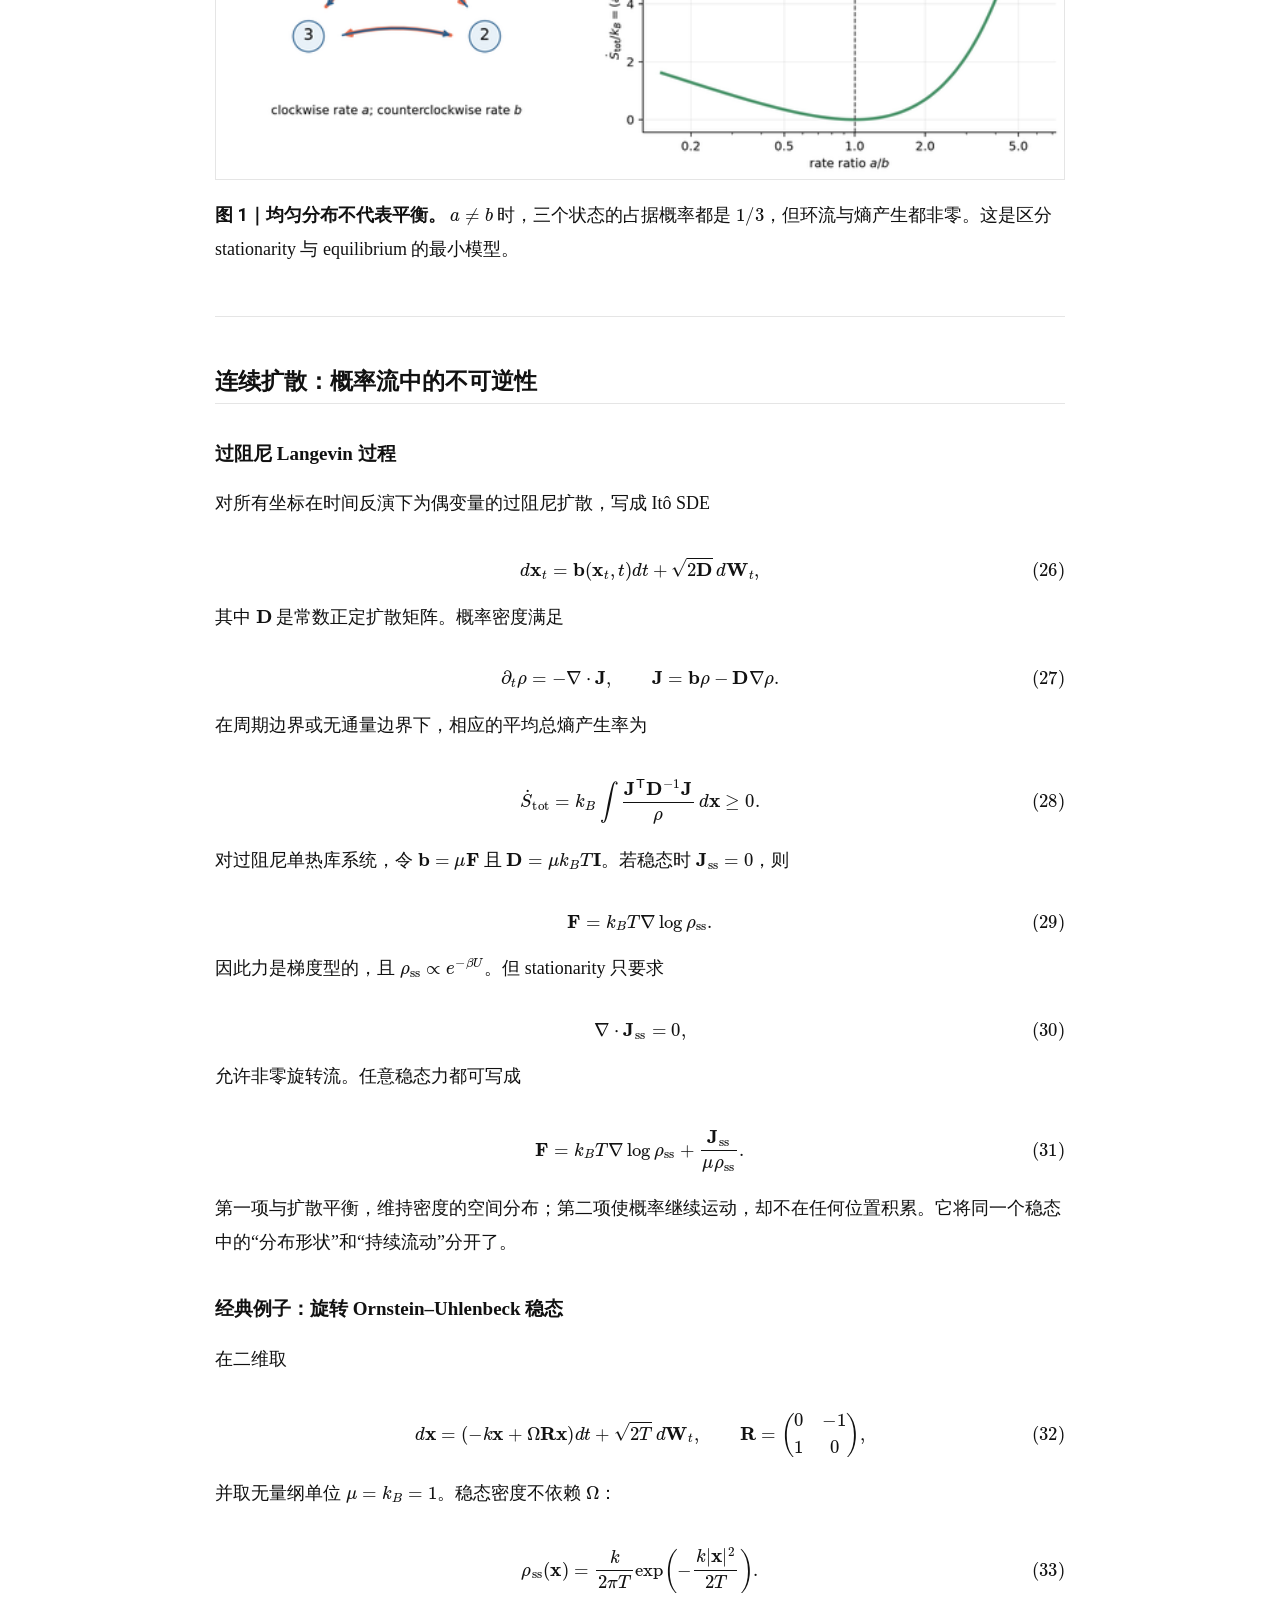
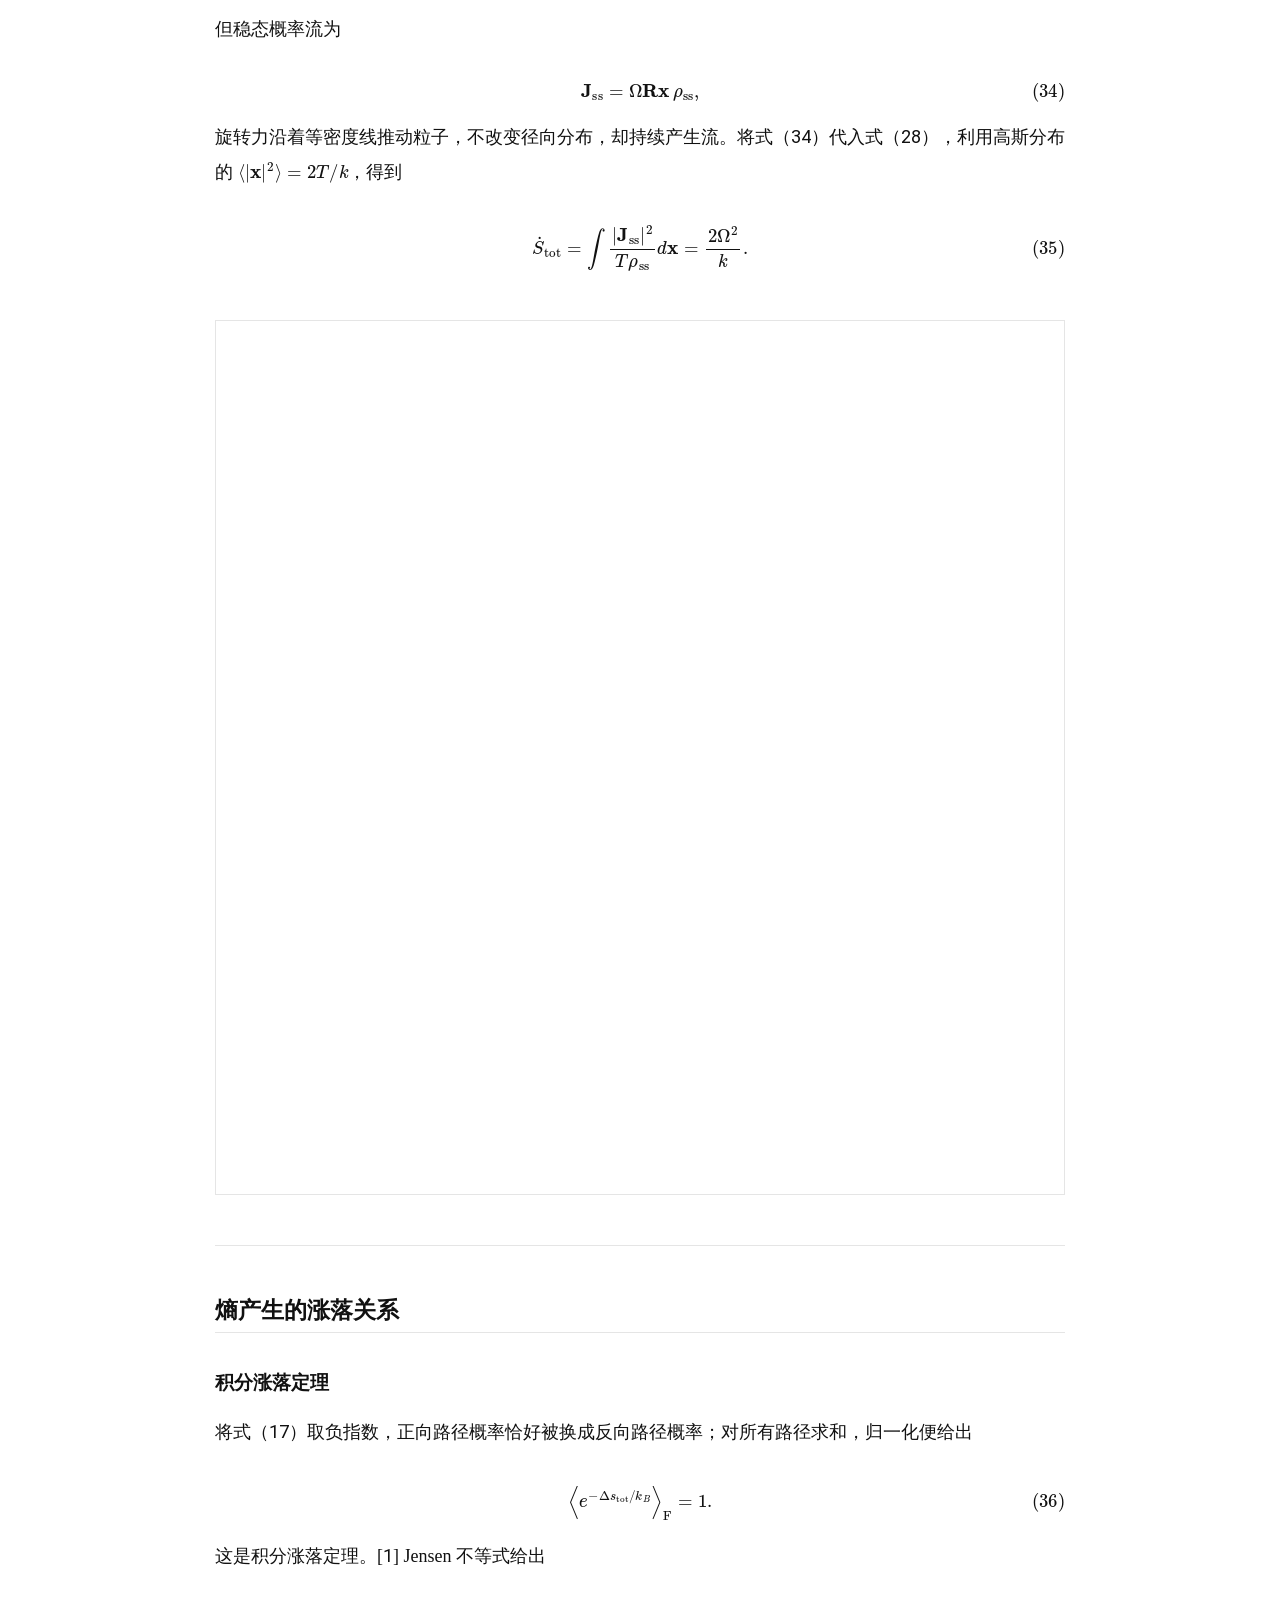
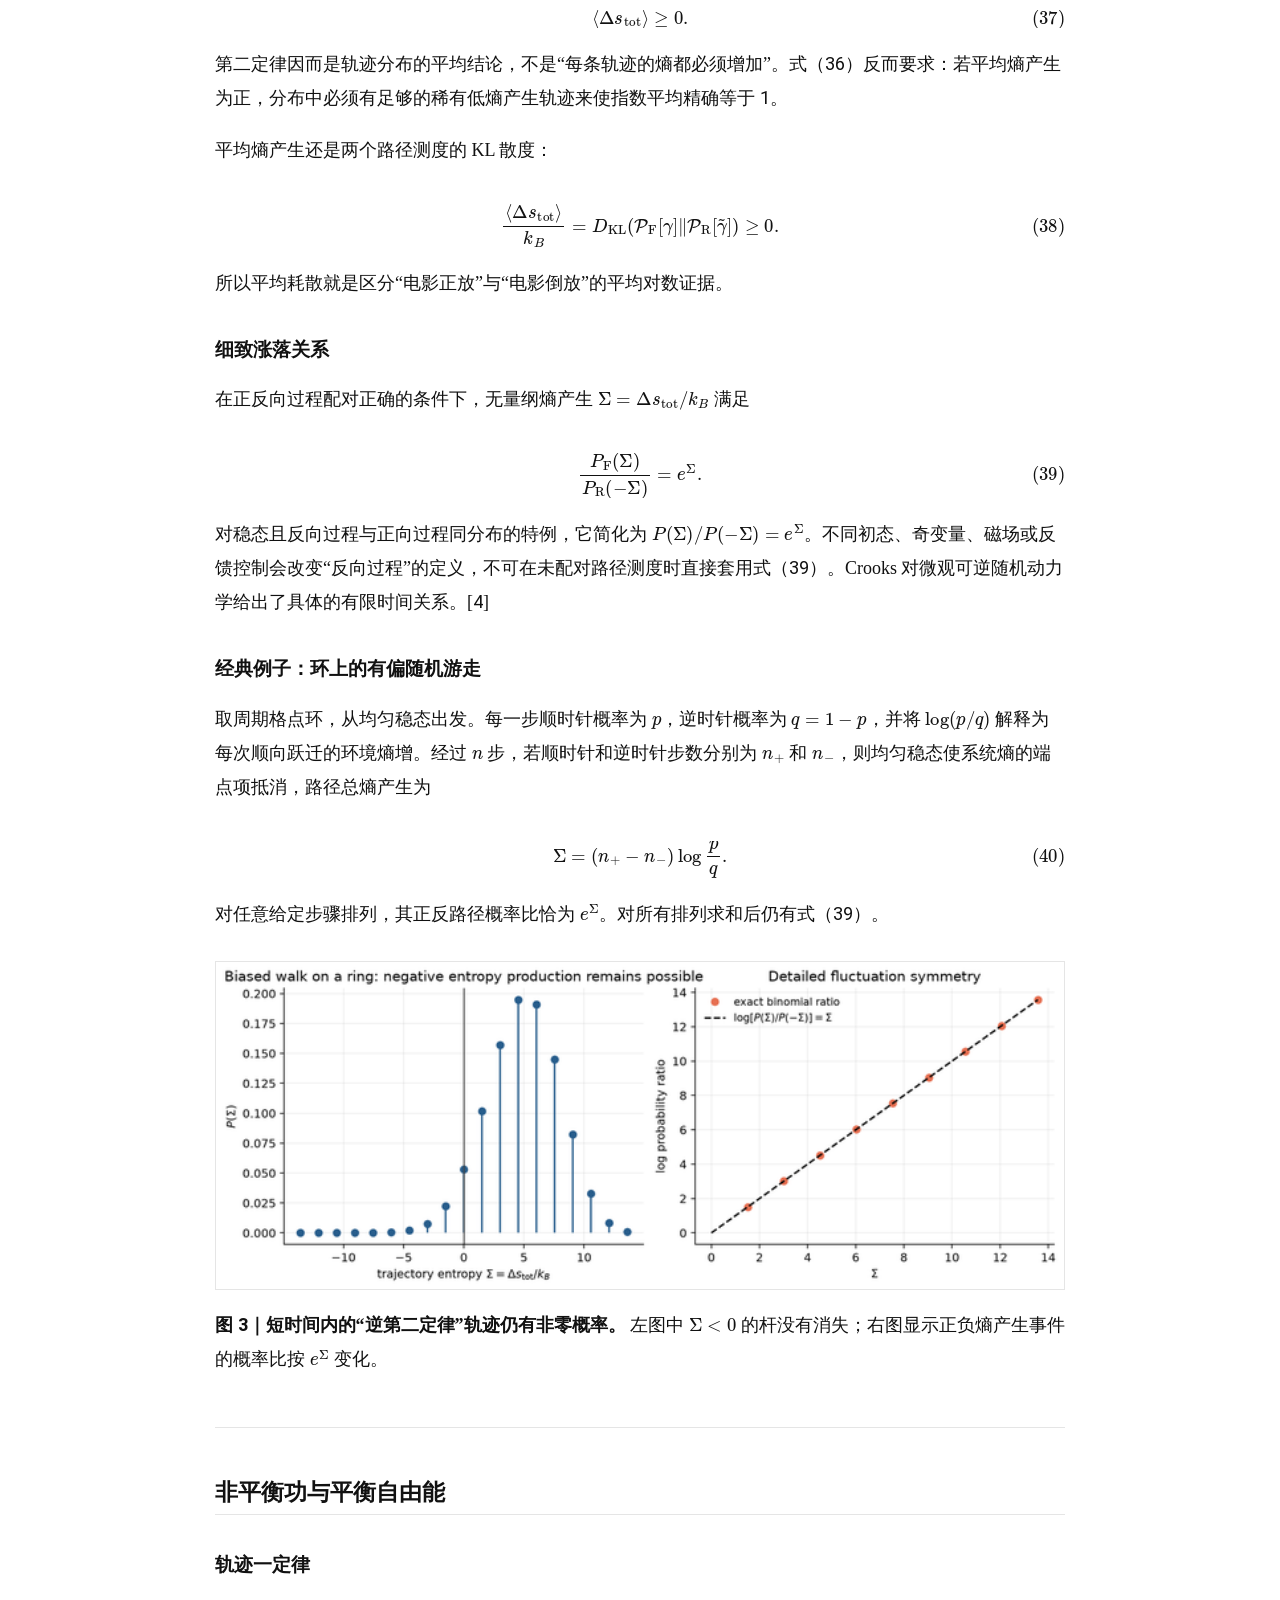
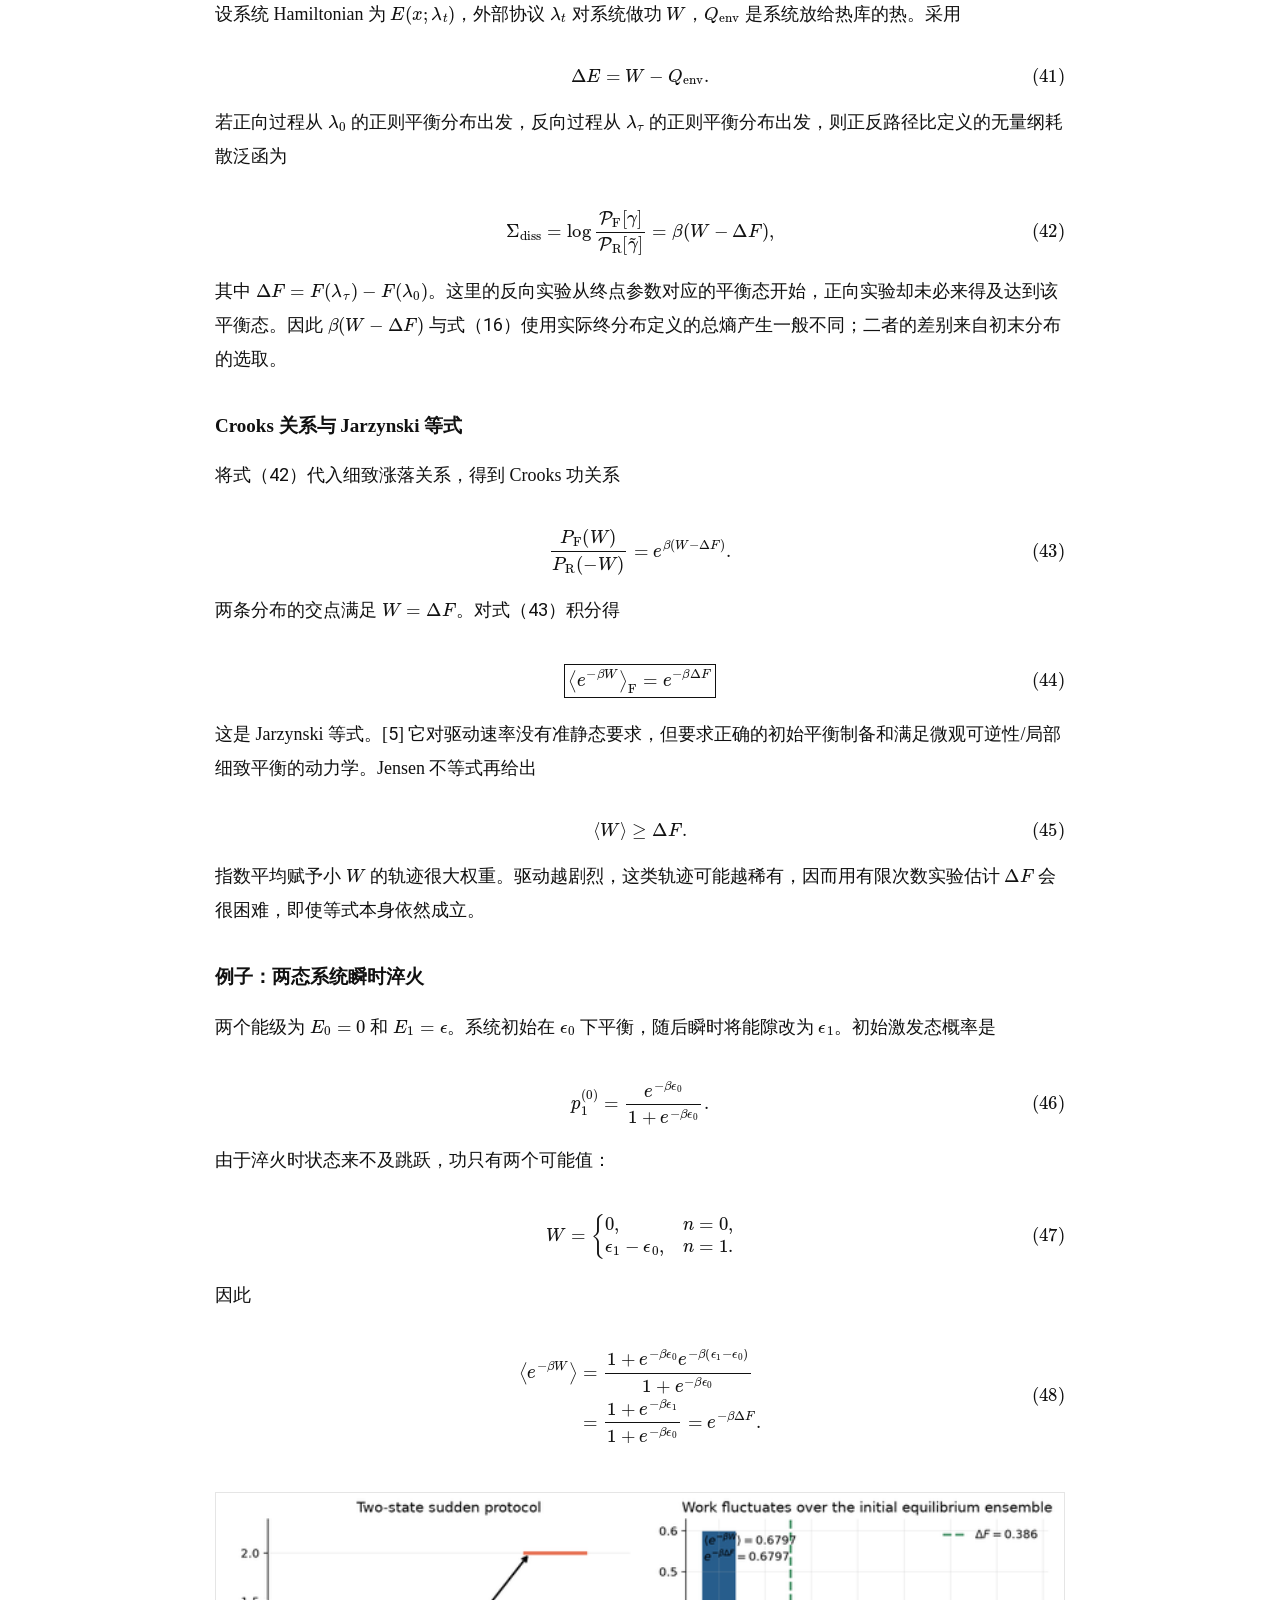
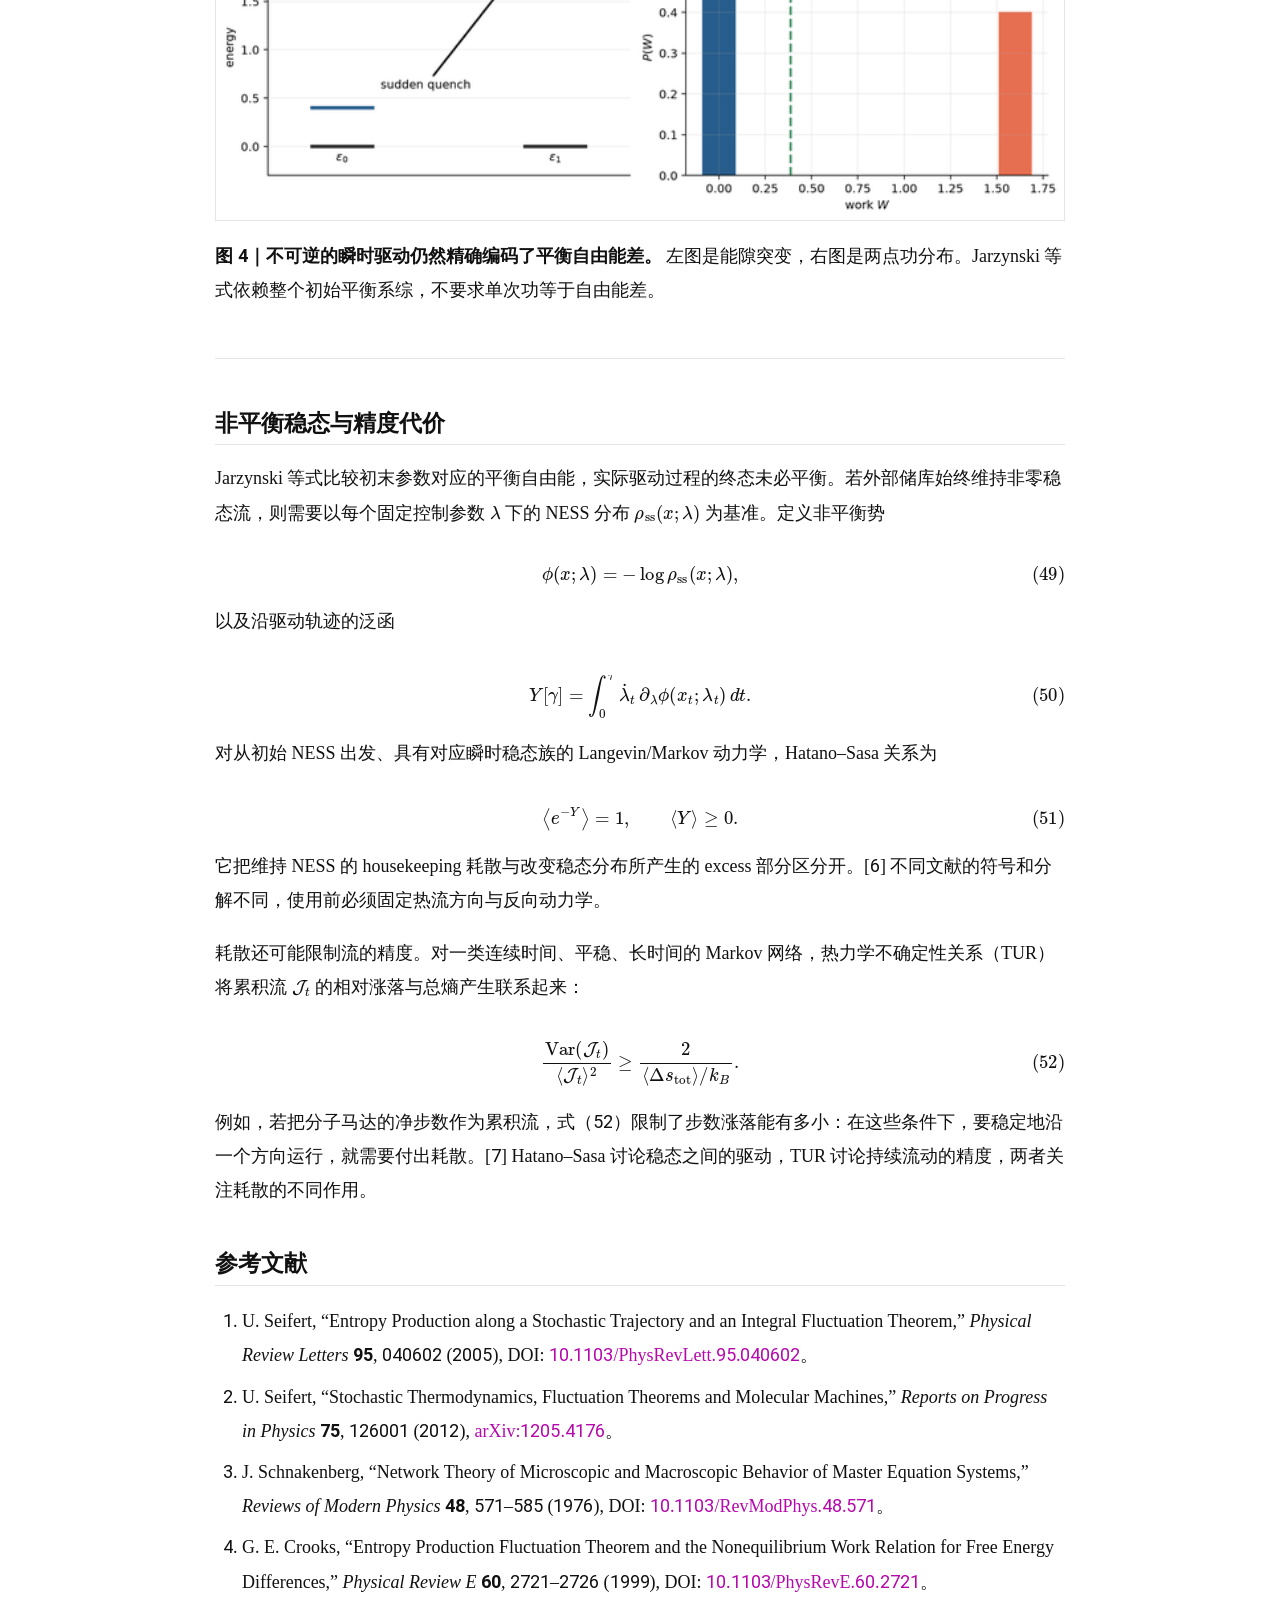
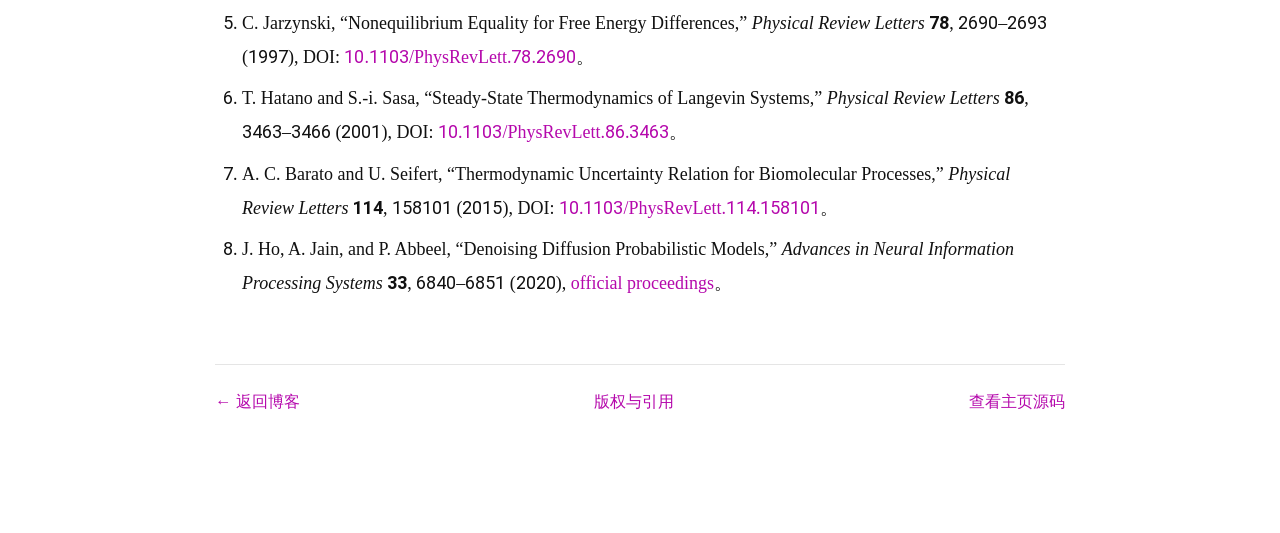
<file: blog/stochastic-thermodynamics-arrow-of-time/index.html>
<!doctype html>
<html lang="zh-CN">
<head>
    <meta charset="utf-8">
    <meta name="viewport" content="width=device-width, initial-scale=1">
    <title>随机热力学与时间箭头 · 曹溪能</title>
    <meta name="description" content="从正反轨迹的概率比出发，讨论熵产生、非平衡稳态环流、涨落定理，以及功与自由能的关系。">
    <meta property="og:type" content="article">
    <meta property="og:url" content="https://xixi-cc.github.io/blog/stochastic-thermodynamics-arrow-of-time/">
    <meta property="og:title" content="随机热力学与时间箭头">
    <meta property="og:description" content="从正反轨迹的概率比出发，讨论熵产生、非平衡稳态环流、涨落定理，以及功与自由能的关系。">
    <meta property="og:image" content="https://xixi-cc.github.io/assets/blog/stochastic-thermodynamics-arrow-of-time/rotational_ou_steady_current.png">
    <meta name="twitter:image" content="https://xixi-cc.github.io/assets/blog/stochastic-thermodynamics-arrow-of-time/rotational_ou_steady_current.png">
    <meta property="article:published_time" content="2026-10-21">
    <meta name="twitter:card" content="summary_large_image">
    <meta name="twitter:title" content="随机热力学与时间箭头">
    <meta name="twitter:description" content="从正反轨迹的概率比出发，讨论熵产生、非平衡稳态环流、涨落定理，以及功与自由能的关系。">
    <link rel="canonical" href="https://xixi-cc.github.io/blog/stochastic-thermodynamics-arrow-of-time/">
    <script type="application/ld+json">{"@context": "https://schema.org", "@type": "Article", "headline": "随机热力学与时间箭头", "description": "从正反轨迹的概率比出发，讨论熵产生、非平衡稳态环流、涨落定理，以及功与自由能的关系。", "datePublished": "2026-10-21", "dateModified": "2026-10-21", "inLanguage": "zh-CN", "url": "https://xixi-cc.github.io/blog/stochastic-thermodynamics-arrow-of-time/", "mainEntityOfPage": "https://xixi-cc.github.io/blog/stochastic-thermodynamics-arrow-of-time/", "author": {"@type": "Person", "name": "Xineng Cao", "alternateName": ["Xixi Cao", "曹溪能"], "url": "https://xixi-cc.github.io/"}}</script>
    <link rel="icon" href="../../assets/favicon.svg" type="image/svg+xml">
    <link rel="stylesheet" href="../../styles.css">
    <link rel="stylesheet" href="../../blog.css">
    <script>
        window.MathJax = {
            chtml: {fontURL: '../../assets/mathjax/output/chtml/fonts/woff-v2'},
            options: {enableMenu: false}
        };
    </script>
    <script defer src="../../assets/mathjax/tex-mml-chtml.js"></script>

</head>
<body class="article-page">
    <header class="topbar">
        <nav aria-label="主导航">
            <a href="../../">主页</a>
            <a href="../../#reading">论文追踪</a>
            <a href="../../#blog" aria-current="page">博客</a>
        </nav>
    </header>

    <main class="article-shell">
        <article class="blog-article">
            <header class="article-header">
                <p class="article-kicker"><a href="../../#blog">研究笔记</a></p>
                <h1>随机热力学与时间箭头</h1>
                <p class="article-meta"><time datetime="2026-10-21">2026 年 10 月 21 日</time> · 非平衡统计物理</p>
            </header>

            <details class="article-outline">
                <summary>文章目录</summary>
                <div class="toc">
<ul>
<li><a href="#路径概率与时间箭头">路径概率与时间箭头</a></li>
<li><a href="#markov-网络与稳态环流">Markov 网络与稳态环流</a><ul>
<li><a href="#主方程与概率流">主方程与概率流</a></li>
</ul>
</li>
<li><a href="#局部细致平衡与热交换">局部细致平衡与热交换</a></li>
<li><a href="#平均熵产生与第二定律">平均熵产生与第二定律</a><ul>
<li><a href="#熵产生率">熵产生率</a></li>
<li><a href="#经典例子三态环">经典例子：三态环</a></li>
</ul>
</li>
<li><a href="#连续扩散概率流中的不可逆性">连续扩散：概率流中的不可逆性</a><ul>
<li><a href="#过阻尼-langevin-过程">过阻尼 Langevin 过程</a></li>
<li><a href="#经典例子旋转-ornsteinuhlenbeck-稳态">经典例子：旋转 Ornstein–Uhlenbeck 稳态</a></li>
</ul>
</li>
<li><a href="#熵产生的涨落关系">熵产生的涨落关系</a><ul>
<li><a href="#积分涨落定理">积分涨落定理</a></li>
<li><a href="#细致涨落关系">细致涨落关系</a></li>
<li><a href="#经典例子环上的有偏随机游走">经典例子：环上的有偏随机游走</a></li>
</ul>
</li>
<li><a href="#非平衡功与平衡自由能">非平衡功与平衡自由能</a><ul>
<li><a href="#轨迹一定律">轨迹一定律</a></li>
<li><a href="#crooks-关系与-jarzynski-等式">Crooks 关系与 Jarzynski 等式</a></li>
<li><a href="#例子两态系统瞬时淬火">例子：两态系统瞬时淬火</a></li>
</ul>
</li>
<li><a href="#非平衡稳态与精度代价">非平衡稳态与精度代价</a></li>
<li><a href="#参考文献">参考文献</a></li>
</ul>
</div>

            </details>

            <div class="article-layout">
                <div class="article-content">
                    <blockquote>
<p>时间箭头体现在同一段运动正放与倒放时，出现概率的差别。</p>
</blockquote>
<h2 id="路径概率与时间箭头">路径概率与时间箭头</h2>
<p>经典力学和量子力学的微观方程往往具有时间反演对称，但热咖啡会冷却，破碎的杯子不会自发复原。对宏观系统，我们用“熵增”概括这一方向性；对胶体粒子、分子马达或小型生化网络，热涨落大到不能忽略，“逆着平均方向”的短轨迹不仅可能，而且可以被精确定量。</p>
<p>这件事可以压缩成一个对象：</p>
<div class="arithmatex">\[\boxed{
\Sigma[\gamma]
=\log\frac{\mathcal P_{\mathrm F}[\gamma]}
{\mathcal P_{\mathrm R}[\tilde\gamma]}
}
\tag{1}\]</div>

<p>即正向轨迹 <span class="arithmatex">\(\gamma\)</span> 与其反向轨迹 <span class="arithmatex">\(\tilde\gamma\)</span> 的路径概率比的对数。若一段运动正放比倒放常见，<span class="arithmatex">\(\Sigma\)</span> 就为正；两者同样可能时，这段轨迹没有提供时间方向的线索。在满足热力学一致性的 Markov 模型中，按下文“局部细致平衡与热交换”一节配对正反过程，<span class="arithmatex">\(k_B\Sigma\)</span> 就是总熵产生。[1,2]</p>
<hr>
<h2 id="markov-网络与稳态环流">Markov 网络与稳态环流</h2>
<h3 id="主方程与概率流">主方程与概率流</h3>
<p>设系统处于离散状态 <span class="arithmatex">\(i=1,\ldots,N\)</span>，从 <span class="arithmatex">\(i\)</span> 跳到 <span class="arithmatex">\(j\)</span> 的速率为 <span class="arithmatex">\(k_{ij}\)</span>。概率 <span class="arithmatex">\(p_i(t)\)</span> 满足</p>
<div class="arithmatex">\[\dot p_i
=\sum_{j\ne i}
\left(p_jk_{ji}-p_ik_{ij}\right).
\tag{3}\]</div>

<p>定义边 <span class="arithmatex">\(i\to j\)</span> 上的净概率流</p>
<div class="arithmatex">\[J_{ij}=p_ik_{ij}-p_jk_{ji},
\qquad J_{ji}=-J_{ij}.
\tag{4}\]</div>

<p>则主方程就是图上的连续性方程</p>
<div class="arithmatex">\[\dot p_i=-\sum_{j\ne i}J_{ij}.
\tag{5}\]</div>

<p>稳态 <span class="arithmatex">\(\pi_i\)</span> 只要求每个节点净流入为零：</p>
<div class="arithmatex">\[\sum_{j\ne i}J^{\mathrm{ss}}_{ij}=0.
\tag{6}\]</div>

<p>它允许概率沿环持续流动。细致平衡则要求更强的逐边条件</p>
<div class="arithmatex">\[\pi_i k_{ij}=\pi_j k_{ji}
\quad\text{for every connected pair }(i,j),
\tag{7}\]</div>

<p>即 <span class="arithmatex">\(J^{\mathrm{ss}}_{ij}=0\)</span> 对每条边都成立。</p>
<hr>
<h2 id="局部细致平衡与热交换">局部细致平衡与热交换</h2>
<p>细致平衡是稳态的全局性质；局部细致平衡（local detailed balance）则是单次跃迁的热力学一致性条件。若跃迁 <span class="arithmatex">\(i\to j\)</span> 向温度 <span class="arithmatex">\(T\)</span> 的热库放出热量 <span class="arithmatex">\(q^{\mathrm{env}}_{ij}\)</span>，则</p>
<div class="arithmatex">\[\log\frac{k_{ij}}{k_{ji}}
=\beta q^{\mathrm{env}}_{ij},
\qquad \beta=(k_BT)^{-1}.
\tag{10}\]</div>

<p>这里采用 <span class="arithmatex">\(q^{\mathrm{env}}&gt;0\)</span> 表示热流入环境的约定。对无外功的纯能量跃迁，</p>
<div class="arithmatex">\[q^{\mathrm{env}}_{ij}=E_i-E_j,
\tag{11}\]</div>

<p>因此下山跃迁比上山跃迁更常见。若跃迁伴随化学反应、粒子交换或机械功，<span class="arithmatex">\(q^{\mathrm{env}}\)</span> 必须包含相应储库的能量和化学功贡献；不能仅凭一个任意的速率比就声称它是物理热。</p>
<p>一条跳跃轨迹为</p>
<div class="arithmatex">\[\gamma:
i_0\xrightarrow{t_1}i_1
\xrightarrow{t_2}\cdots
\xrightarrow{t_M}i_M.
\tag{12}\]</div>

<p>环境熵变定义为</p>
<div class="arithmatex">\[\frac{\Delta s_{\mathrm{env}}[\gamma]}{k_B}
=\sum_{m=1}^{M}
\log\frac{k_{i_{m-1}i_m}(t_m)}
{k_{i_mi_{m-1}}(t_m)}
=\beta Q_{\mathrm{env}}[\gamma].
\tag{13}\]</div>

<p>系统随机熵不是状态 <span class="arithmatex">\(i\)</span> 本身的固有数，而依赖当时系综分布：</p>
<div class="arithmatex">\[s_{\mathrm{sys}}(i,t)=-k_B\log p_i(t).
\tag{14}\]</div>

<p>因此</p>
<div class="arithmatex">\[\Delta s_{\mathrm{sys}}[\gamma]
=-k_B\log p_{i_M}(\tau)
+k_B\log p_{i_0}(0).
\tag{15}\]</div>

<p>总熵产生是</p>
<div class="arithmatex">\[\Delta s_{\mathrm{tot}}
=\Delta s_{\mathrm{sys}}+\Delta s_{\mathrm{env}}.
\tag{16}\]</div>

<p>将反向实验从正向实验的终分布开始，倒序施加外部协议，并要求每条允许路径都有允许的反向路径。比较两者的概率时，在各状态停留的等待时间因子抵消：每次跳跃留下一个速率比，初末分布留下系统熵变。因此</p>
<div class="arithmatex">\[\frac{\Delta s_{\mathrm{tot}}[\gamma]}{k_B}
=\log\frac{\mathcal P_{\mathrm F}[\gamma]}
{\mathcal P_{\mathrm R}[\tilde\gamma]}.
\tag{17}\]</div>

<p>式（17）把热交换与时间方向联系起来：沿途向环境放热、加上系统分布的变化，恰好决定这一轨迹比反向轨迹常见多少。</p>
<hr>
<h2 id="平均熵产生与第二定律">平均熵产生与第二定律</h2>
<h3 id="熵产生率">熵产生率</h3>
<p>对 Markov 跳跃过程，系统 Gibbs–Shannon 熵为</p>
<div class="arithmatex">\[S_{\mathrm{sys}}(t)
=-k_B\sum_i p_i\log p_i.
\tag{18}\]</div>

<p>利用主方程可得平均总熵产生率</p>
<div class="arithmatex">\[\dot S_{\mathrm{tot}}
=\frac{k_B}{2}
\sum_{i\ne j}
J_{ij}
\log\frac{p_i k_{ij}}{p_j k_{ji}}.
\tag{19}\]</div>

<p>每条边上，净流都指向正反通量中较大的一侧，对数比也具有相同符号。也就是 <span class="arithmatex">\((a-b)\log(a/b)\ge0\)</span>，所以各边贡献都非负：</p>
<div class="arithmatex">\[\dot S_{\mathrm{tot}}\ge0.
\tag{20}\]</div>

<p>对连通、正反速率都非零的有限网络，等号要求所有边上 <span class="arithmatex">\(p_i k_{ij}=p_j k_{ji}\)</span>。在稳态中，这就是细致平衡。</p>
<p>式（19）还可分成</p>
<div class="arithmatex">\[\dot S_{\mathrm{tot}}
=\dot S_{\mathrm{sys}}+\dot S_{\mathrm{env}},
\tag{21}\]</div>

<p>其中</p>
<div class="arithmatex">\[\dot S_{\mathrm{env}}
=\frac{k_B}{2}
\sum_{i\ne j}J_{ij}
\log\frac{k_{ij}}{k_{ji}}.
\tag{22}\]</div>

<p>稳态时 <span class="arithmatex">\(\dot S_{\mathrm{sys}}=0\)</span>，但 NESS 的 <span class="arithmatex">\(\dot S_{\mathrm{env}}=\dot S_{\mathrm{tot}}&gt;0\)</span>。“分布不变”因而并不意味着“没有耗散”。</p>
<h3 id="经典例子三态环">经典例子：三态环</h3>
<p>考虑三个状态组成的环。顺时针速率均为 <span class="arithmatex">\(a\)</span>，逆时针速率均为 <span class="arithmatex">\(b\)</span>。由对称性，稳态分布仍然均匀：</p>
<div class="arithmatex">\[\pi_1=\pi_2=\pi_3=\frac13.
\tag{23}\]</div>

<p>每条顺时针边上的净流为</p>
<div class="arithmatex">\[j=\frac{a-b}{3},
\tag{24}\]</div>

<p>环亲和力和总熵产生率分别为</p>
<div class="arithmatex">\[\mathcal A=3\log\frac ab,
\qquad
\dot S_{\mathrm{tot}}
=k_Bj\mathcal A
=k_B(a-b)\log\frac ab\ge0.
\tag{25}\]</div>

<p><picture><source type="image/webp" srcset="../../assets/blog/stochastic-thermodynamics-arrow-of-time/three_state_ness_cycle-640.webp 640w, ../../assets/blog/stochastic-thermodynamics-arrow-of-time/three_state_ness_cycle-1280.webp 1280w, ../../assets/blog/stochastic-thermodynamics-arrow-of-time/three_state_ness_cycle-1746.webp 1746w" sizes="(max-width: 620px) calc(100vw - 28px), (max-width: 914px) calc(100vw - 64px), 850px"><img loading="lazy" decoding="async" width="1746" height="738" alt="三态环上的非平衡稳态" src="../../assets/blog/stochastic-thermodynamics-arrow-of-time/three_state_ness_cycle.png"></picture></p>
<p><strong>图 1｜均匀分布不代表平衡。</strong> <span class="arithmatex">\(a\ne b\)</span> 时，三个状态的占据概率都是 <span class="arithmatex">\(1/3\)</span>，但环流与熵产生都非零。这是区分 stationarity 与 equilibrium 的最小模型。</p>
<hr>
<h2 id="连续扩散概率流中的不可逆性">连续扩散：概率流中的不可逆性</h2>
<h3 id="过阻尼-langevin-过程">过阻尼 Langevin 过程</h3>
<p>对所有坐标在时间反演下为偶变量的过阻尼扩散，写成 Itô SDE</p>
<div class="arithmatex">\[d\mathbf x_t
=\mathbf b(\mathbf x_t,t)dt
+\sqrt{2\mathbf D}\,d\mathbf W_t,
\tag{26}\]</div>

<p>其中 <span class="arithmatex">\(\mathbf D\)</span> 是常数正定扩散矩阵。概率密度满足</p>
<div class="arithmatex">\[\partial_t\rho=-\nabla\cdot\mathbf J,
\qquad
\mathbf J=\mathbf b\rho-\mathbf D\nabla\rho.
\tag{27}\]</div>

<p>在周期边界或无通量边界下，相应的平均总熵产生率为</p>
<div class="arithmatex">\[\dot S_{\mathrm{tot}}
=k_B\int
\frac{\mathbf J^{\mathsf T}\mathbf D^{-1}\mathbf J}{\rho}
\,d\mathbf x
\ge0.
\tag{28}\]</div>

<p>对过阻尼单热库系统，令 <span class="arithmatex">\(\mathbf b=\mu\mathbf F\)</span> 且 <span class="arithmatex">\(\mathbf D=\mu k_BT\mathbf I\)</span>。若稳态时 <span class="arithmatex">\(\mathbf J_{\mathrm{ss}}=0\)</span>，则</p>
<div class="arithmatex">\[\mathbf F
=k_BT\nabla\log\rho_{\mathrm{ss}}.
\tag{29}\]</div>

<p>因此力是梯度型的，且 <span class="arithmatex">\(\rho_{\mathrm{ss}}\propto e^{-\beta U}\)</span>。但 stationarity 只要求</p>
<div class="arithmatex">\[\nabla\cdot\mathbf J_{\mathrm{ss}}=0,
\tag{30}\]</div>

<p>允许非零旋转流。任意稳态力都可写成</p>
<div class="arithmatex">\[\mathbf F
=k_BT\nabla\log\rho_{\mathrm{ss}}
+\frac{\mathbf J_{\mathrm{ss}}}{\mu\rho_{\mathrm{ss}}}.
\tag{31}\]</div>

<p>第一项与扩散平衡，维持密度的空间分布；第二项使概率继续运动，却不在任何位置积累。它将同一个稳态中的“分布形状”和“持续流动”分开了。</p>
<h3 id="经典例子旋转-ornsteinuhlenbeck-稳态">经典例子：旋转 Ornstein–Uhlenbeck 稳态</h3>
<p>在二维取</p>
<div class="arithmatex">\[d\mathbf x
=\left(-k\mathbf x+\Omega\mathbf R\mathbf x\right)dt
+\sqrt{2T}\,d\mathbf W_t,
\qquad
\mathbf R=
\begin{pmatrix}0&amp;-1\\1&amp;0\end{pmatrix},
\tag{32}\]</div>

<p>并取无量纲单位 <span class="arithmatex">\(\mu=k_B=1\)</span>。稳态密度不依赖 <span class="arithmatex">\(\Omega\)</span>：</p>
<div class="arithmatex">\[\rho_{\mathrm{ss}}(\mathbf x)
=\frac{k}{2\pi T}
\exp\!\left(-\frac{k|\mathbf x|^2}{2T}\right).
\tag{33}\]</div>

<p>但稳态概率流为</p>
<div class="arithmatex">\[\mathbf J_{\mathrm{ss}}
=\Omega\mathbf R\mathbf x\,\rho_{\mathrm{ss}},
\tag{34}\]</div>

<p>旋转力沿着等密度线推动粒子，不改变径向分布，却持续产生流。将式（34）代入式（28），利用高斯分布的 <span class="arithmatex">\(\langle|\mathbf x|^2\rangle=2T/k\)</span>，得到</p>
<div class="arithmatex">\[\dot S_{\mathrm{tot}}
=\int\frac{|\mathbf J_{\mathrm{ss}}|^2}{T\rho_{\mathrm{ss}}}
d\mathbf x
=\frac{2\Omega^2}{k}.
\tag{35}\]</div>

<p><picture><source type="image/webp" srcset="../../assets/blog/stochastic-thermodynamics-arrow-of-time/rotational_ou_steady_current-640.webp 640w, ../../assets/blog/stochastic-thermodynamics-arrow-of-time/rotational_ou_steady_current-892.webp 892w" sizes="(max-width: 620px) calc(100vw - 28px), (max-width: 914px) calc(100vw - 64px), 850px"><img loading="lazy" decoding="async" width="892" height="918" alt="旋转 OU 过程的稳态密度和概率流" src="../../assets/blog/stochastic-thermodynamics-arrow-of-time/rotational_ou_steady_current.png"></picture></p>
<hr>
<h2 id="熵产生的涨落关系">熵产生的涨落关系</h2>
<h3 id="积分涨落定理">积分涨落定理</h3>
<p>将式（17）取负指数，正向路径概率恰好被换成反向路径概率；对所有路径求和，归一化便给出</p>
<div class="arithmatex">\[\left\langle
e^{-\Delta s_{\mathrm{tot}}/k_B}
\right\rangle_{\mathrm F}
=1.
\tag{36}\]</div>

<p>这是积分涨落定理。[1] Jensen 不等式给出</p>
<div class="arithmatex">\[\left\langle\Delta s_{\mathrm{tot}}\right\rangle
\ge0.
\tag{37}\]</div>

<p>第二定律因而是轨迹分布的平均结论，不是“每条轨迹的熵都必须增加”。式（36）反而要求：若平均熵产生为正，分布中必须有足够的稀有低熵产生轨迹来使指数平均精确等于 1。</p>
<p>平均熵产生还是两个路径测度的 KL 散度：</p>
<div class="arithmatex">\[\frac{\left\langle\Delta s_{\mathrm{tot}}\right\rangle}{k_B}
=D_{\mathrm{KL}}
\!\left(
\mathcal P_{\mathrm F}[\gamma]
\Vert
\mathcal P_{\mathrm R}[\tilde\gamma]
\right)
\ge0.
\tag{38}\]</div>

<p>所以平均耗散就是区分“电影正放”与“电影倒放”的平均对数证据。</p>
<h3 id="细致涨落关系">细致涨落关系</h3>
<p>在正反向过程配对正确的条件下，无量纲熵产生 <span class="arithmatex">\(\Sigma=\Delta s_{\mathrm{tot}}/k_B\)</span> 满足</p>
<div class="arithmatex">\[\frac{P_{\mathrm F}(\Sigma)}
{P_{\mathrm R}(-\Sigma)}
=e^{\Sigma}.
\tag{39}\]</div>

<p>对稳态且反向过程与正向过程同分布的特例，它简化为 <span class="arithmatex">\(P(\Sigma)/P(-\Sigma)=e^\Sigma\)</span>。不同初态、奇变量、磁场或反馈控制会改变“反向过程”的定义，不可在未配对路径测度时直接套用式（39）。Crooks 对微观可逆随机动力学给出了具体的有限时间关系。[4]</p>
<h3 id="经典例子环上的有偏随机游走">经典例子：环上的有偏随机游走</h3>
<p>取周期格点环，从均匀稳态出发。每一步顺时针概率为 <span class="arithmatex">\(p\)</span>，逆时针概率为 <span class="arithmatex">\(q=1-p\)</span>，并将 <span class="arithmatex">\(\log(p/q)\)</span> 解释为每次顺向跃迁的环境熵增。经过 <span class="arithmatex">\(n\)</span> 步，若顺时针和逆时针步数分别为 <span class="arithmatex">\(n_+\)</span> 和 <span class="arithmatex">\(n_-\)</span>，则均匀稳态使系统熵的端点项抵消，路径总熵产生为</p>
<div class="arithmatex">\[\Sigma=(n_+-n_-)
\log\frac pq.
\tag{40}\]</div>

<p>对任意给定步骤排列，其正反路径概率比恰为 <span class="arithmatex">\(e^\Sigma\)</span>。对所有排列求和后仍有式（39）。</p>
<p><picture><source type="image/webp" srcset="../../assets/blog/stochastic-thermodynamics-arrow-of-time/biased_walk_fluctuation_theorem-640.webp 640w, ../../assets/blog/stochastic-thermodynamics-arrow-of-time/biased_walk_fluctuation_theorem-1280.webp 1280w, ../../assets/blog/stochastic-thermodynamics-arrow-of-time/biased_walk_fluctuation_theorem-1821.webp 1821w" sizes="(max-width: 620px) calc(100vw - 28px), (max-width: 914px) calc(100vw - 64px), 850px"><img loading="lazy" decoding="async" width="1821" height="702" alt="有偏随机游走的熵产生分布与涨落关系" src="../../assets/blog/stochastic-thermodynamics-arrow-of-time/biased_walk_fluctuation_theorem.png"></picture></p>
<p><strong>图 3｜短时间内的“逆第二定律”轨迹仍有非零概率。</strong> 左图中 <span class="arithmatex">\(\Sigma&lt;0\)</span> 的杆没有消失；右图显示正负熵产生事件的概率比按 <span class="arithmatex">\(e^\Sigma\)</span> 变化。</p>
<hr>
<h2 id="非平衡功与平衡自由能">非平衡功与平衡自由能</h2>
<h3 id="轨迹一定律">轨迹一定律</h3>
<p>设系统 Hamiltonian 为 <span class="arithmatex">\(E(x;\lambda_t)\)</span>，外部协议 <span class="arithmatex">\(\lambda_t\)</span> 对系统做功 <span class="arithmatex">\(W\)</span>，<span class="arithmatex">\(Q_{\mathrm{env}}\)</span> 是系统放给热库的热。采用</p>
<div class="arithmatex">\[\Delta E=W-Q_{\mathrm{env}}.
\tag{41}\]</div>

<p>若正向过程从 <span class="arithmatex">\(\lambda_0\)</span> 的正则平衡分布出发，反向过程从 <span class="arithmatex">\(\lambda_\tau\)</span> 的正则平衡分布出发，则正反路径比定义的无量纲耗散泛函为</p>
<div class="arithmatex">\[\Sigma_{\mathrm{diss}}
=\log\frac{\mathcal P_{\mathrm F}[\gamma]}
{\mathcal P_{\mathrm R}[\tilde\gamma]}
=\beta(W-\Delta F),
\tag{42}\]</div>

<p>其中 <span class="arithmatex">\(\Delta F=F(\lambda_\tau)-F(\lambda_0)\)</span>。这里的反向实验从终点参数对应的平衡态开始，正向实验却未必来得及达到该平衡态。因此 <span class="arithmatex">\(\beta(W-\Delta F)\)</span> 与式（16）使用实际终分布定义的总熵产生一般不同；二者的差别来自初末分布的选取。</p>
<h3 id="crooks-关系与-jarzynski-等式">Crooks 关系与 Jarzynski 等式</h3>
<p>将式（42）代入细致涨落关系，得到 Crooks 功关系</p>
<div class="arithmatex">\[\frac{P_{\mathrm F}(W)}
{P_{\mathrm R}(-W)}
=e^{\beta(W-\Delta F)}.
\tag{43}\]</div>

<p>两条分布的交点满足 <span class="arithmatex">\(W=\Delta F\)</span>。对式（43）积分得</p>
<div class="arithmatex">\[\boxed{
\left\langle e^{-\beta W}\right\rangle_{\mathrm F}
=e^{-\beta\Delta F}
}
\tag{44}\]</div>

<p>这是 Jarzynski 等式。[5] 它对驱动速率没有准静态要求，但要求正确的初始平衡制备和满足微观可逆性/局部细致平衡的动力学。Jensen 不等式再给出</p>
<div class="arithmatex">\[\langle W\rangle\ge\Delta F.
\tag{45}\]</div>

<p>指数平均赋予小 <span class="arithmatex">\(W\)</span> 的轨迹很大权重。驱动越剧烈，这类轨迹可能越稀有，因而用有限次数实验估计 <span class="arithmatex">\(\Delta F\)</span> 会很困难，即使等式本身依然成立。</p>
<h3 id="例子两态系统瞬时淬火">例子：两态系统瞬时淬火</h3>
<p>两个能级为 <span class="arithmatex">\(E_0=0\)</span> 和 <span class="arithmatex">\(E_1=\epsilon\)</span>。系统初始在 <span class="arithmatex">\(\epsilon_0\)</span> 下平衡，随后瞬时将能隙改为 <span class="arithmatex">\(\epsilon_1\)</span>。初始激发态概率是</p>
<div class="arithmatex">\[p_1^{(0)}
=\frac{e^{-\beta\epsilon_0}}
{1+e^{-\beta\epsilon_0}}.
\tag{46}\]</div>

<p>由于淬火时状态来不及跳跃，功只有两个可能值：</p>
<div class="arithmatex">\[W=
\begin{cases}
0,&amp;n=0,\\
\epsilon_1-\epsilon_0,&amp;n=1.
\end{cases}
\tag{47}\]</div>

<p>因此</p>
<div class="arithmatex">\[\begin{aligned}
\left\langle e^{-\beta W}\right\rangle
&amp;=\frac{1+e^{-\beta\epsilon_0}
e^{-\beta(\epsilon_1-\epsilon_0)}}
{1+e^{-\beta\epsilon_0}}\\
&amp;=\frac{1+e^{-\beta\epsilon_1}}
{1+e^{-\beta\epsilon_0}}
=e^{-\beta\Delta F}.
\end{aligned}
\tag{48}\]</div>

<p><picture><source type="image/webp" srcset="../../assets/blog/stochastic-thermodynamics-arrow-of-time/two_state_jarzynski_quench-640.webp 640w, ../../assets/blog/stochastic-thermodynamics-arrow-of-time/two_state_jarzynski_quench-1280.webp 1280w, ../../assets/blog/stochastic-thermodynamics-arrow-of-time/two_state_jarzynski_quench-1816.webp 1816w" sizes="(max-width: 620px) calc(100vw - 28px), (max-width: 914px) calc(100vw - 64px), 850px"><img loading="lazy" decoding="async" width="1816" height="702" alt="两态系统瞬时淬火的功分布" src="../../assets/blog/stochastic-thermodynamics-arrow-of-time/two_state_jarzynski_quench.png"></picture></p>
<p><strong>图 4｜不可逆的瞬时驱动仍然精确编码了平衡自由能差。</strong> 左图是能隙突变，右图是两点功分布。Jarzynski 等式依赖整个初始平衡系综，不要求单次功等于自由能差。</p>
<hr>
<h2 id="非平衡稳态与精度代价">非平衡稳态与精度代价</h2>
<p>Jarzynski 等式比较初末参数对应的平衡自由能，实际驱动过程的终态未必平衡。若外部储库始终维持非零稳态流，则需要以每个固定控制参数 <span class="arithmatex">\(\lambda\)</span> 下的 NESS 分布 <span class="arithmatex">\(\rho_{\mathrm{ss}}(x;\lambda)\)</span> 为基准。定义非平衡势</p>
<div class="arithmatex">\[\phi(x;\lambda)
=-\log\rho_{\mathrm{ss}}(x;\lambda),
\tag{49}\]</div>

<p>以及沿驱动轨迹的泛函</p>
<div class="arithmatex">\[Y[\gamma]
=\int_0^\tau
\dot\lambda_t\,
\partial_\lambda\phi(x_t;\lambda_t)
\,dt.
\tag{50}\]</div>

<p>对从初始 NESS 出发、具有对应瞬时稳态族的 Langevin/Markov 动力学，Hatano–Sasa 关系为</p>
<div class="arithmatex">\[\left\langle e^{-Y}\right\rangle=1,
\qquad
\langle Y\rangle\ge0.
\tag{51}\]</div>

<p>它把维持 NESS 的 housekeeping 耗散与改变稳态分布所产生的 excess 部分区分开。[6] 不同文献的符号和分解不同，使用前必须固定热流方向与反向动力学。</p>
<p>耗散还可能限制流的精度。对一类连续时间、平稳、长时间的 Markov 网络，热力学不确定性关系（TUR）将累积流 <span class="arithmatex">\(\mathcal J_t\)</span> 的相对涨落与总熵产生联系起来：</p>
<div class="arithmatex">\[\frac{\operatorname{Var}(\mathcal J_t)}
{\langle\mathcal J_t\rangle^2}
\ge
\frac{2}{\langle\Delta s_{\mathrm{tot}}\rangle/k_B}.
\tag{52}\]</div>

<p>例如，若把分子马达的净步数作为累积流，式（52）限制了步数涨落能有多小：在这些条件下，要稳定地沿一个方向运行，就需要付出耗散。[7] Hatano–Sasa 讨论稳态之间的驱动，TUR 讨论持续流动的精度，两者关注耗散的不同作用。</p>
<h2 id="参考文献">参考文献</h2>
<ol>
<li>U. Seifert, “Entropy Production along a Stochastic Trajectory and an Integral Fluctuation Theorem,” <em>Physical Review Letters</em> <strong>95</strong>, 040602 (2005), DOI: <a href="https://doi.org/10.1103/PhysRevLett.95.040602">10.1103/PhysRevLett.95.040602</a>。</li>
<li>U. Seifert, “Stochastic Thermodynamics, Fluctuation Theorems and Molecular Machines,” <em>Reports on Progress in Physics</em> <strong>75</strong>, 126001 (2012), <a href="https://arxiv.org/abs/1205.4176">arXiv:1205.4176</a>。</li>
<li>J. Schnakenberg, “Network Theory of Microscopic and Macroscopic Behavior of Master Equation Systems,” <em>Reviews of Modern Physics</em> <strong>48</strong>, 571–585 (1976), DOI: <a href="https://doi.org/10.1103/RevModPhys.48.571">10.1103/RevModPhys.48.571</a>。</li>
<li>G. E. Crooks, “Entropy Production Fluctuation Theorem and the Nonequilibrium Work Relation for Free Energy Differences,” <em>Physical Review E</em> <strong>60</strong>, 2721–2726 (1999), DOI: <a href="https://doi.org/10.1103/PhysRevE.60.2721">10.1103/PhysRevE.60.2721</a>。</li>
<li>C. Jarzynski, “Nonequilibrium Equality for Free Energy Differences,” <em>Physical Review Letters</em> <strong>78</strong>, 2690–2693 (1997), DOI: <a href="https://doi.org/10.1103/PhysRevLett.78.2690">10.1103/PhysRevLett.78.2690</a>。</li>
<li>T. Hatano and S.-i. Sasa, “Steady-State Thermodynamics of Langevin Systems,” <em>Physical Review Letters</em> <strong>86</strong>, 3463–3466 (2001), DOI: <a href="https://doi.org/10.1103/PhysRevLett.86.3463">10.1103/PhysRevLett.86.3463</a>。</li>
<li>A. C. Barato and U. Seifert, “Thermodynamic Uncertainty Relation for Biomolecular Processes,” <em>Physical Review Letters</em> <strong>114</strong>, 158101 (2015), DOI: <a href="https://doi.org/10.1103/PhysRevLett.114.158101">10.1103/PhysRevLett.114.158101</a>。</li>
<li>J. Ho, A. Jain, and P. Abbeel, “Denoising Diffusion Probabilistic Models,” <em>Advances in Neural Information Processing Systems</em> <strong>33</strong>, 6840–6851 (2020), <a href="https://proceedings.neurips.cc/paper/2020/hash/4c5bcfec8584af0d967f1ab10179ca4b-Abstract.html">official proceedings</a>。</li>
</ol>
                </div>
            </div>

            <footer class="article-footer">
                <a href="../../#blog">← 返回博客</a>
                <a href="../../rights.html">版权与引用</a>
                <a href="https://github.com/xixi-cc/xixi-cc.github.io">查看主页源码</a>
            </footer>
        </article>
    </main>
    <!-- Cloudflare Web Analytics -->
    <script type="module" src="https://static.cloudflareinsights.com/beacon.min.js" data-cf-beacon='{"token":"73522e5dee9b42b0be84b4847e4dd502"}'></script>
    <!-- End Cloudflare Web Analytics -->
</body>
</html>
</file>
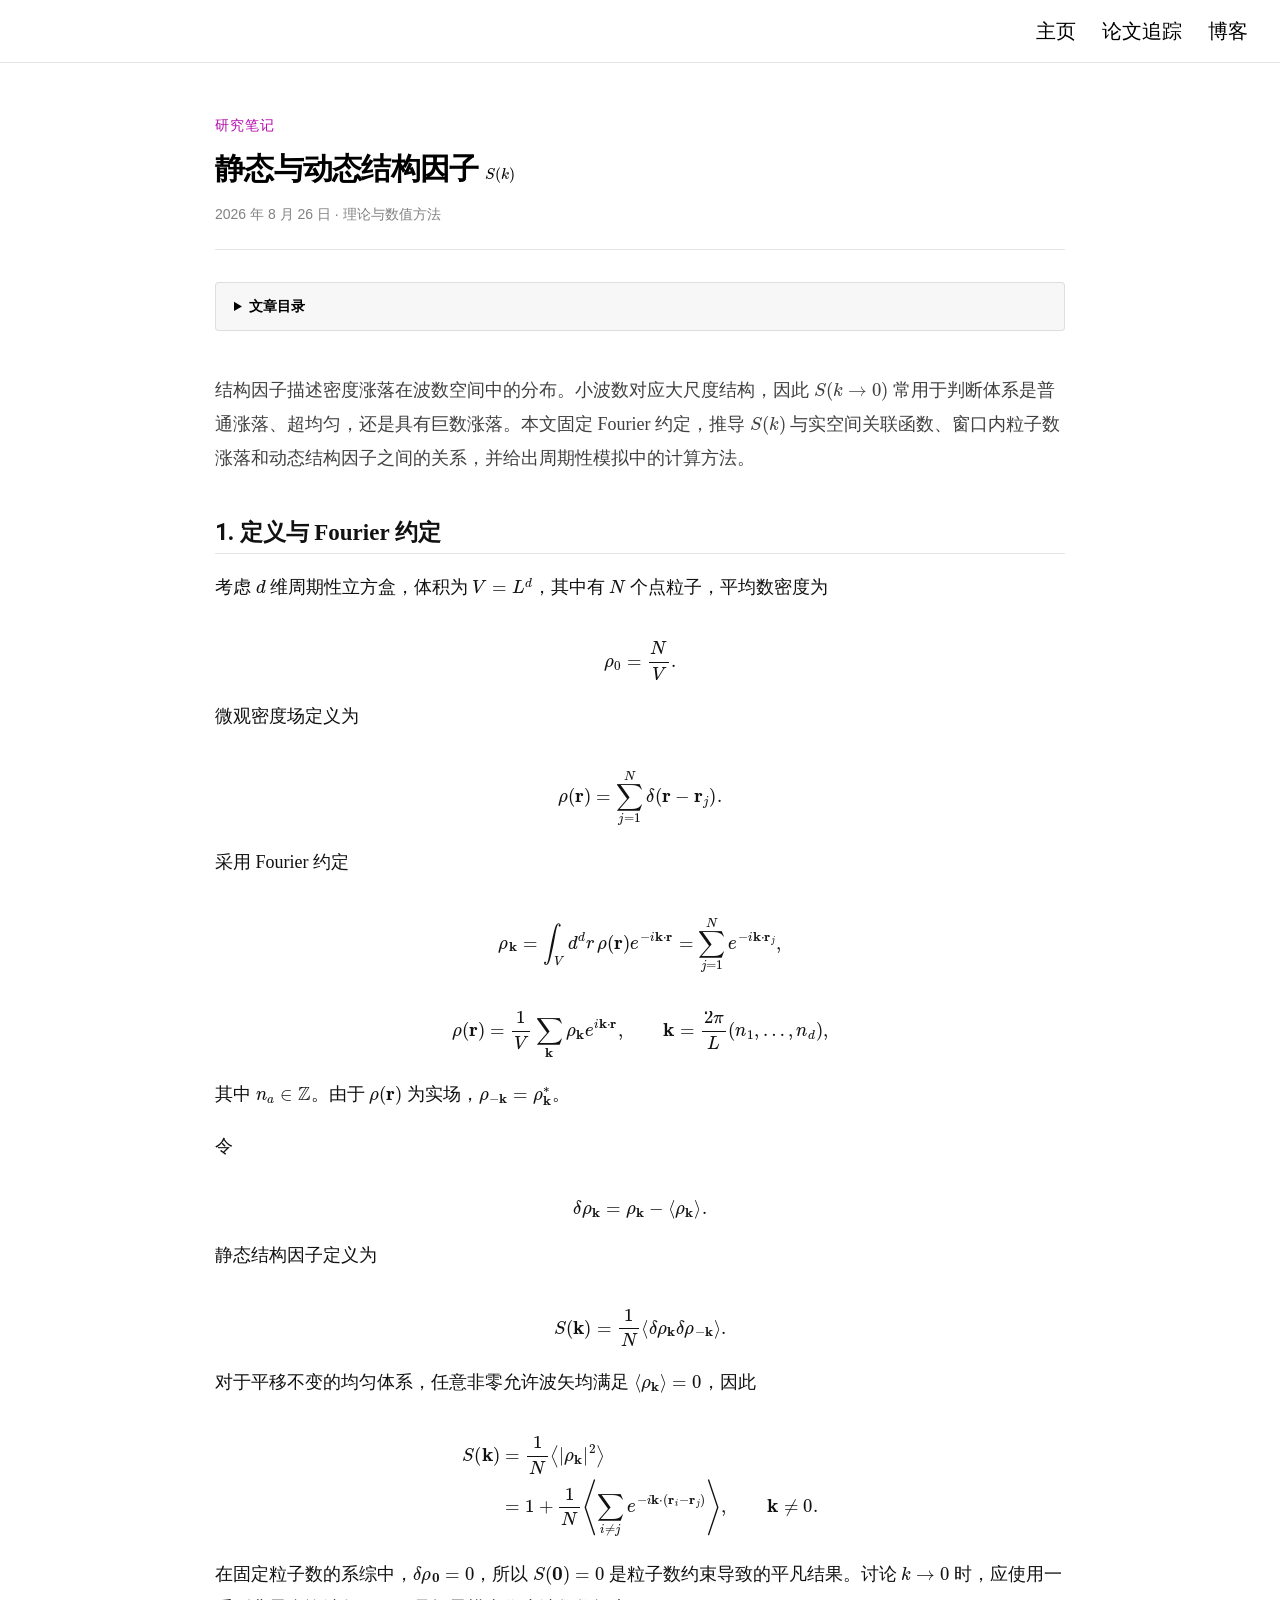
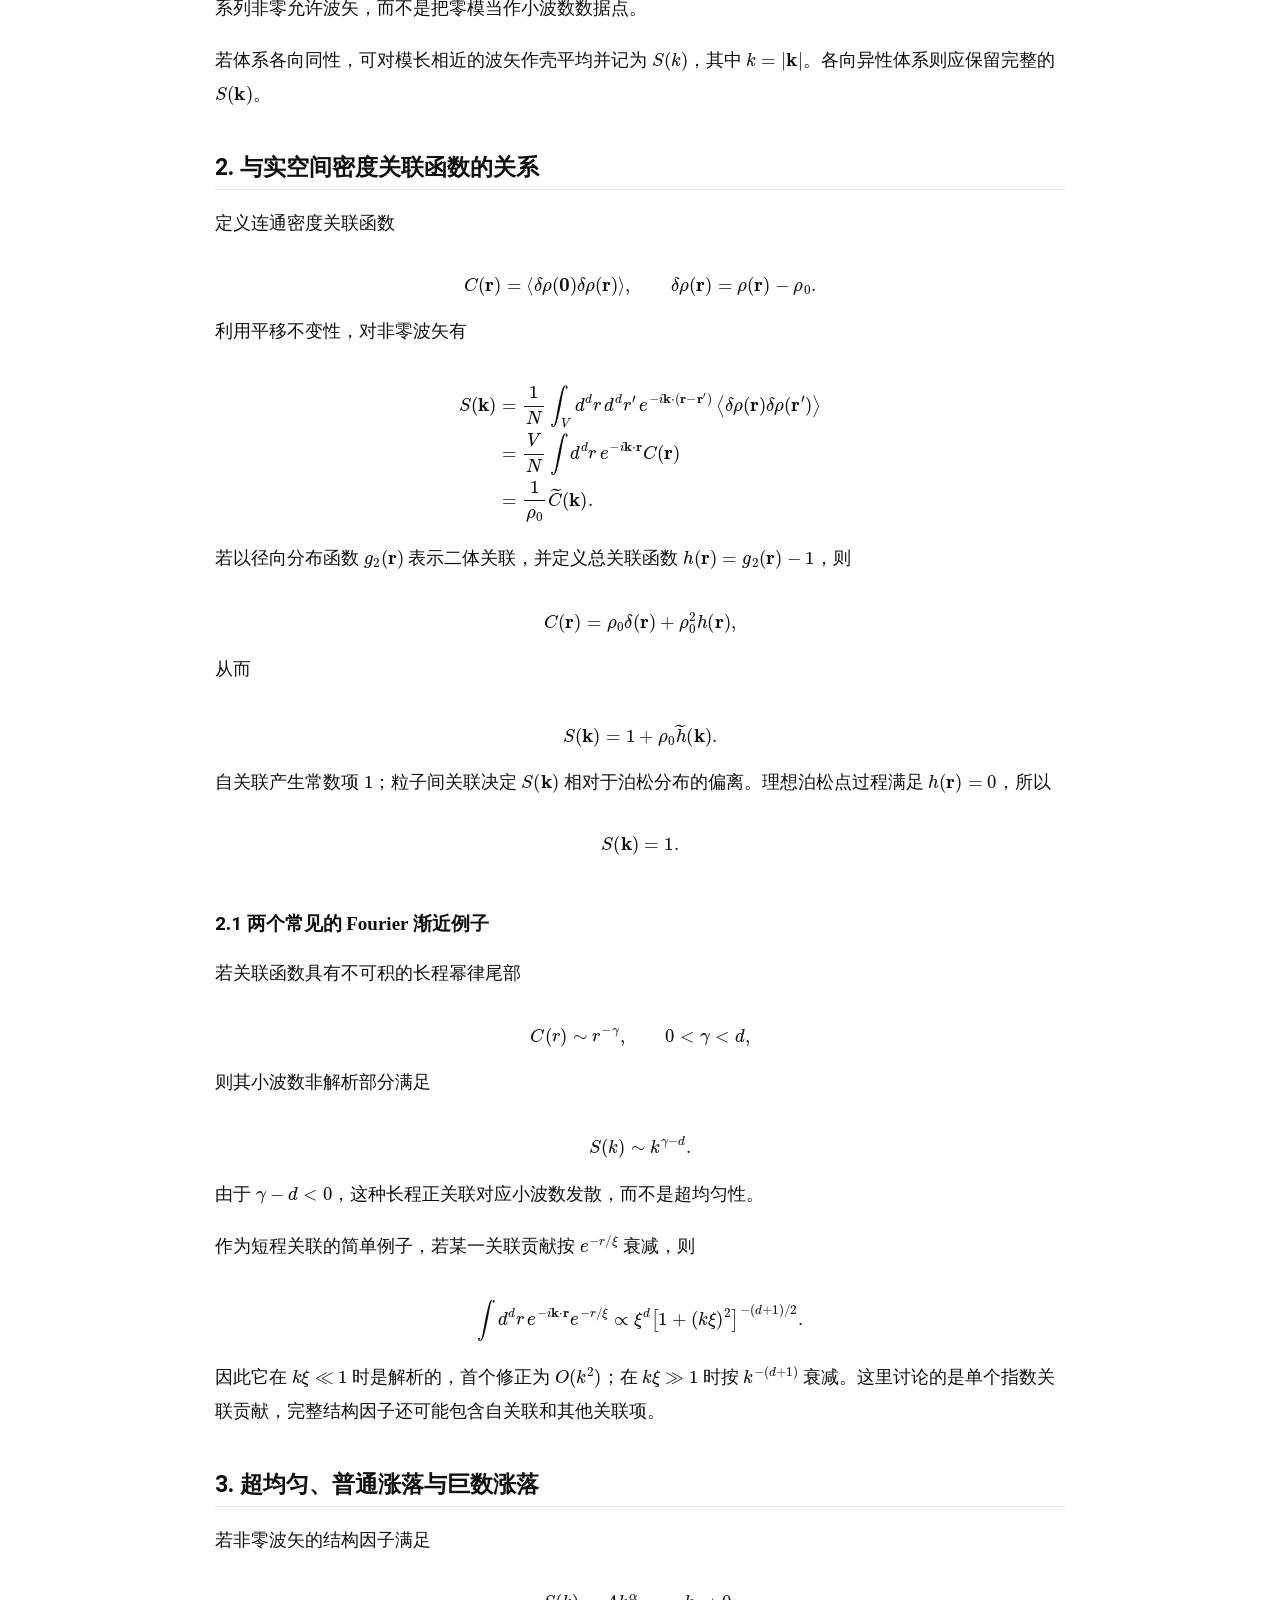
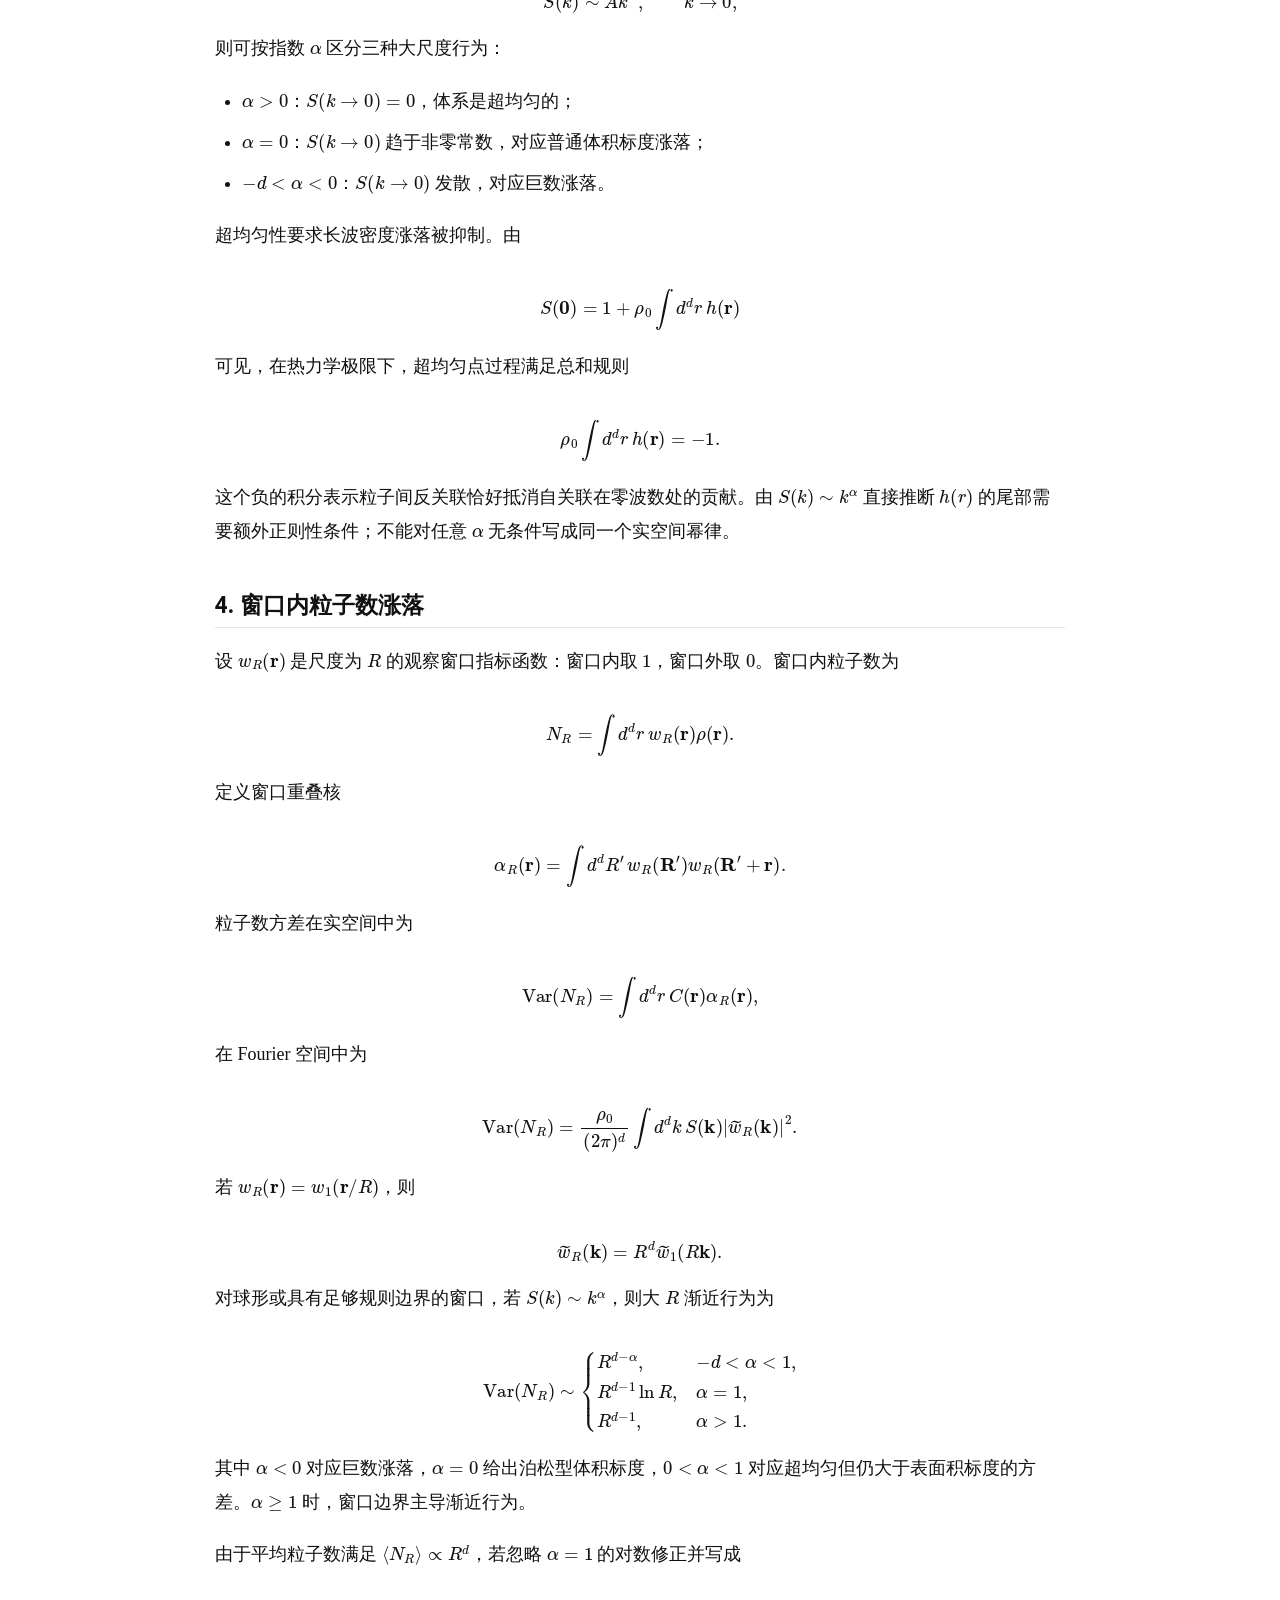
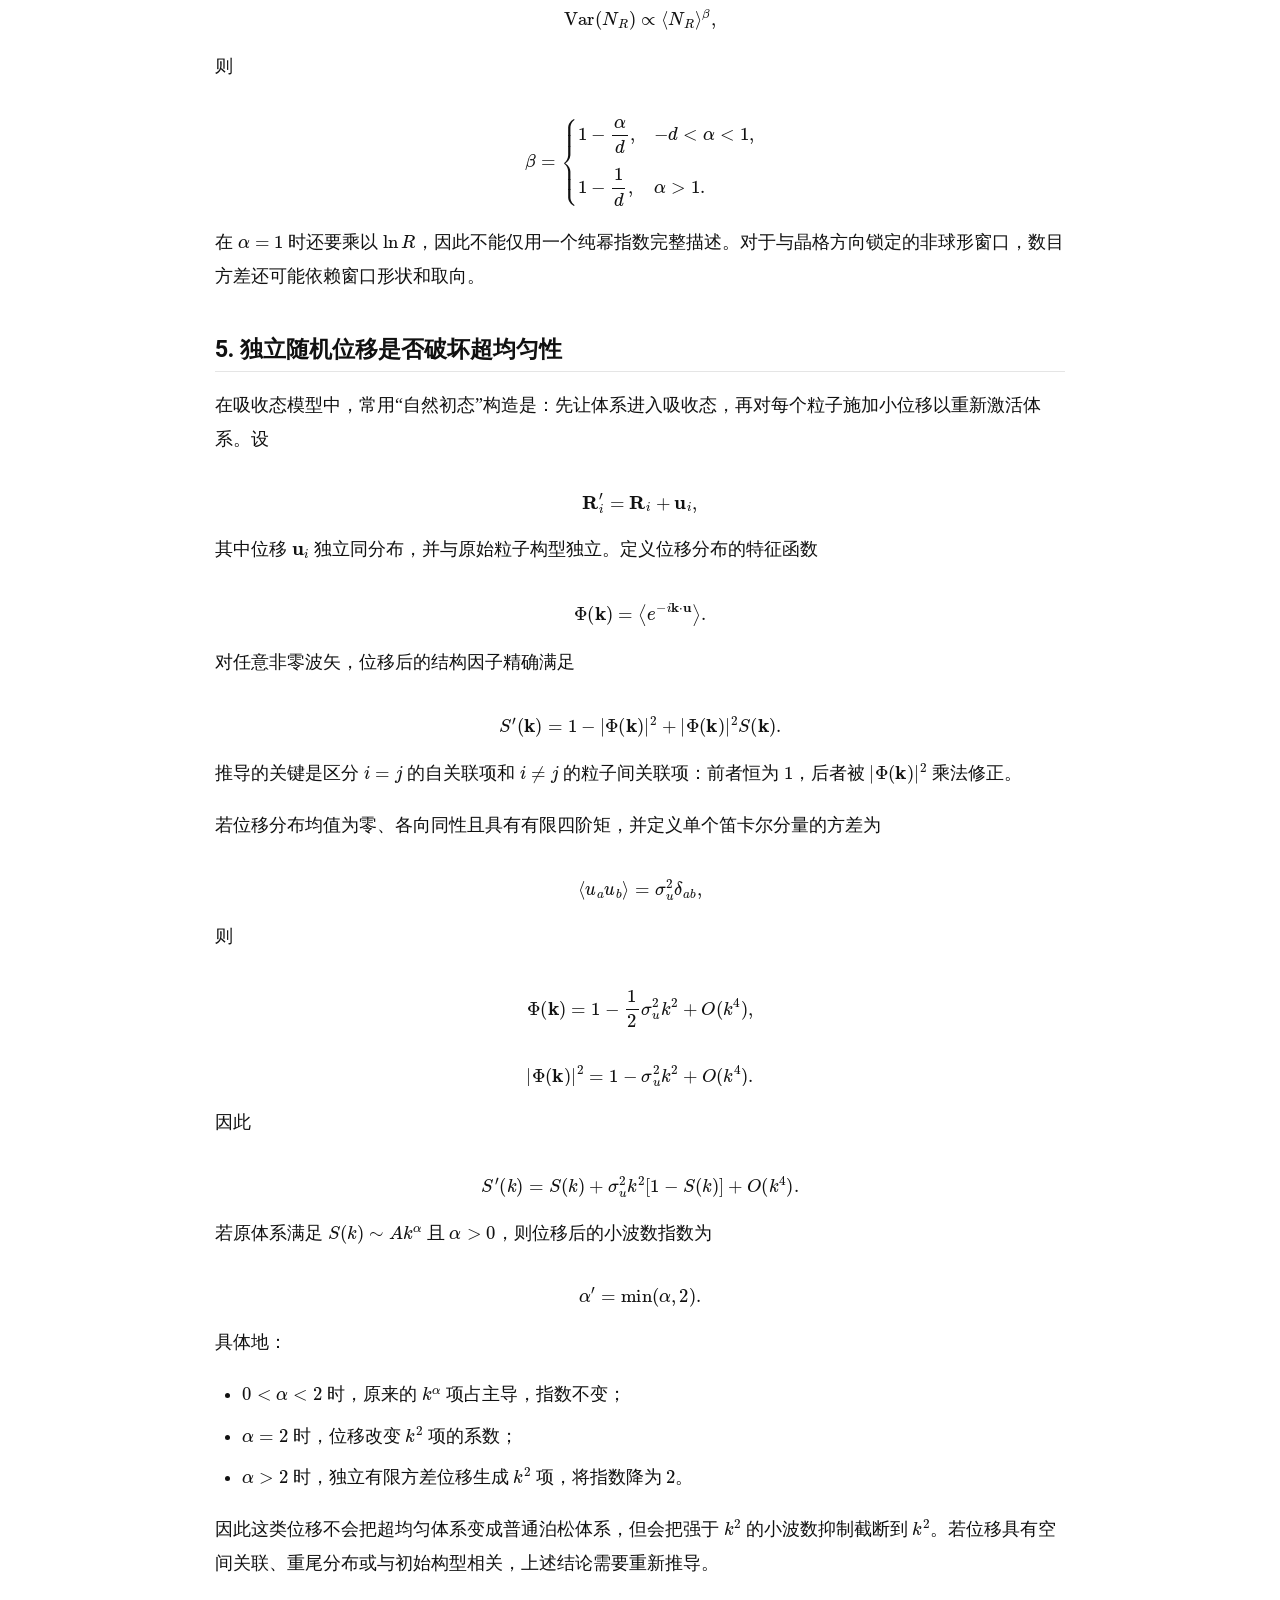
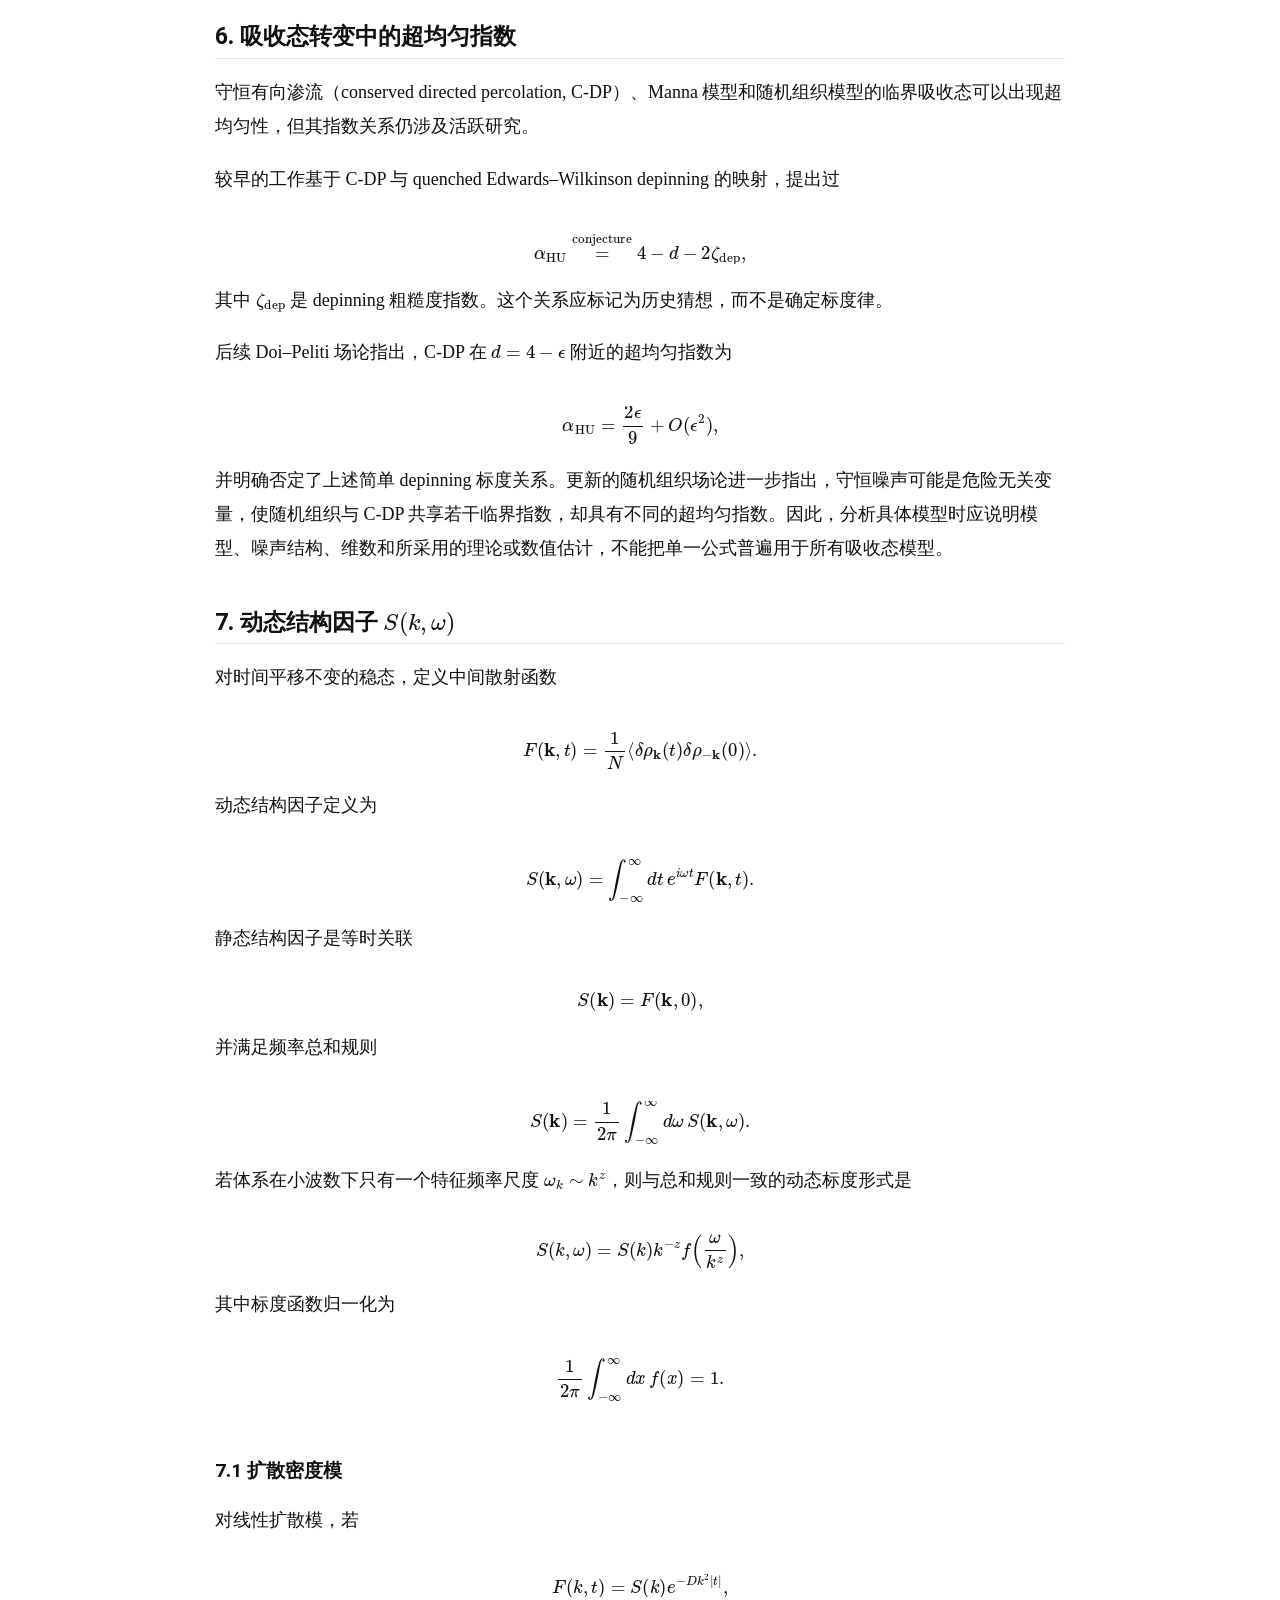
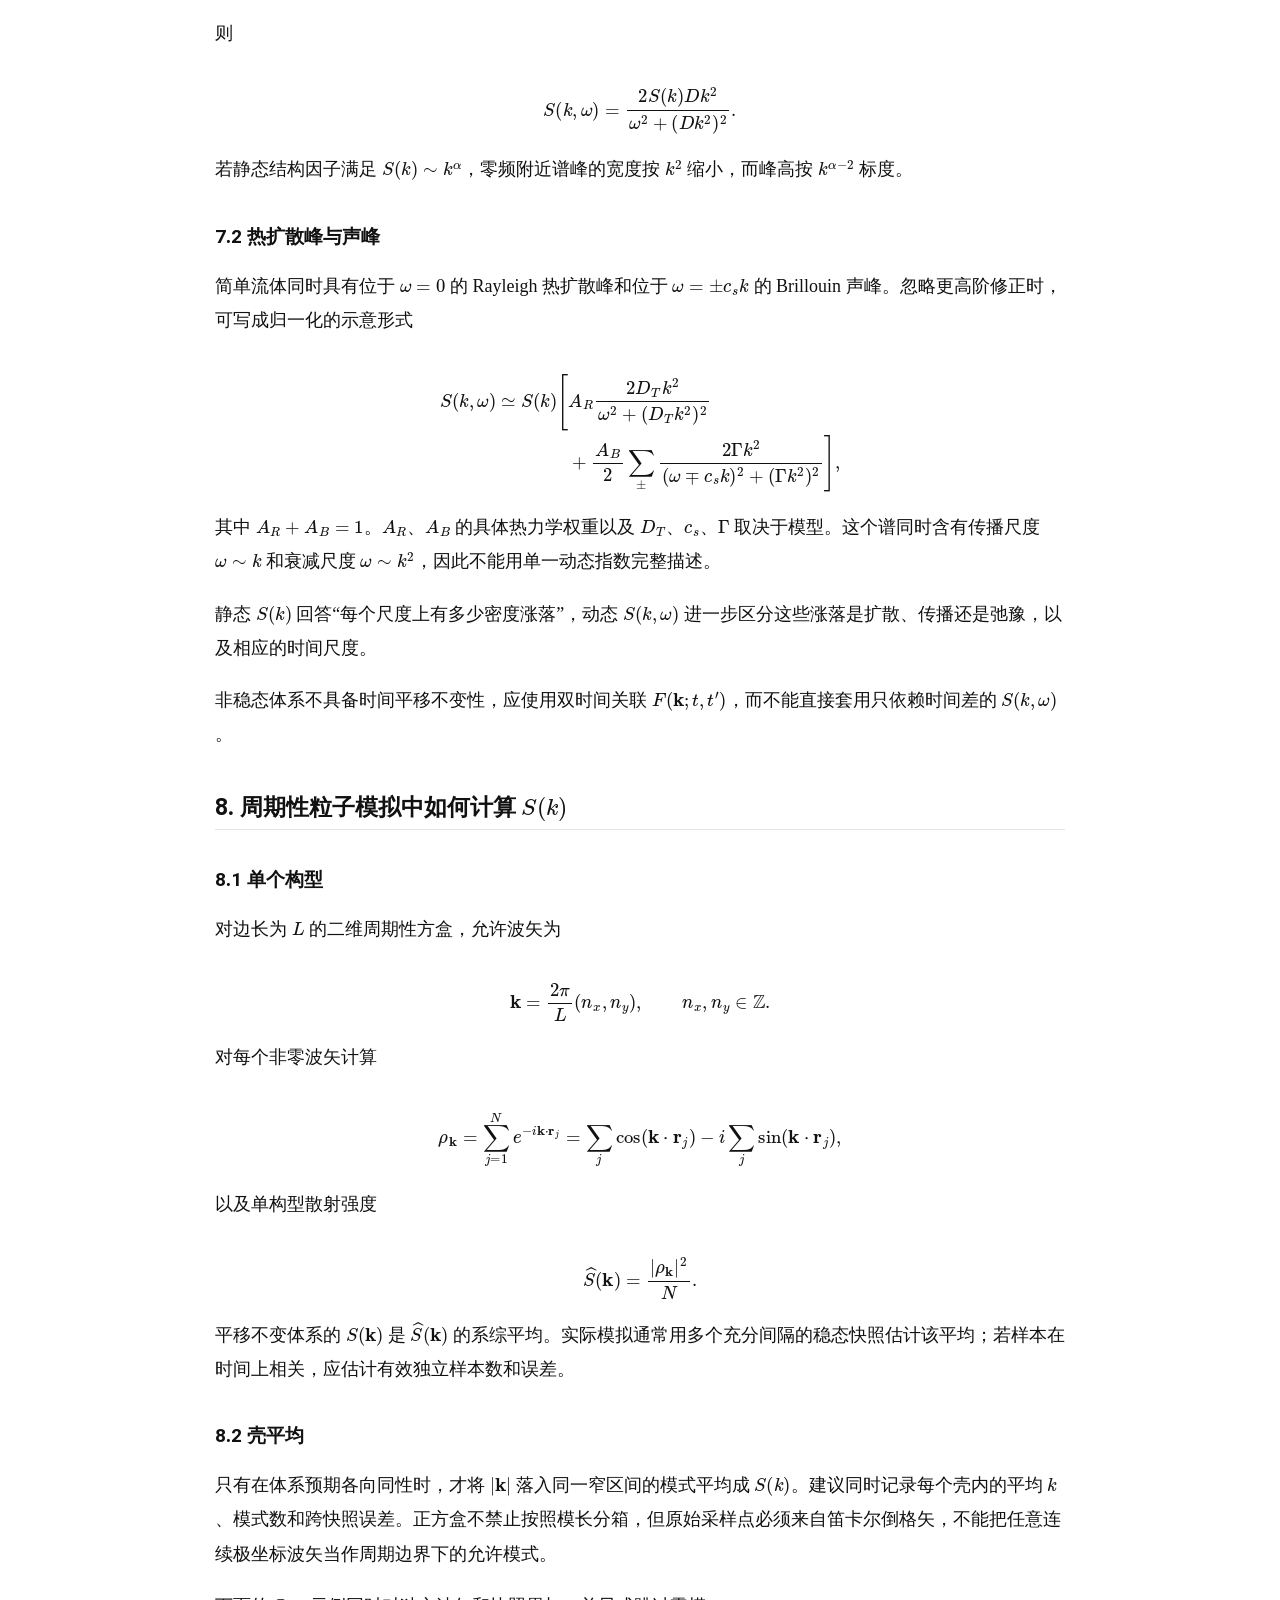
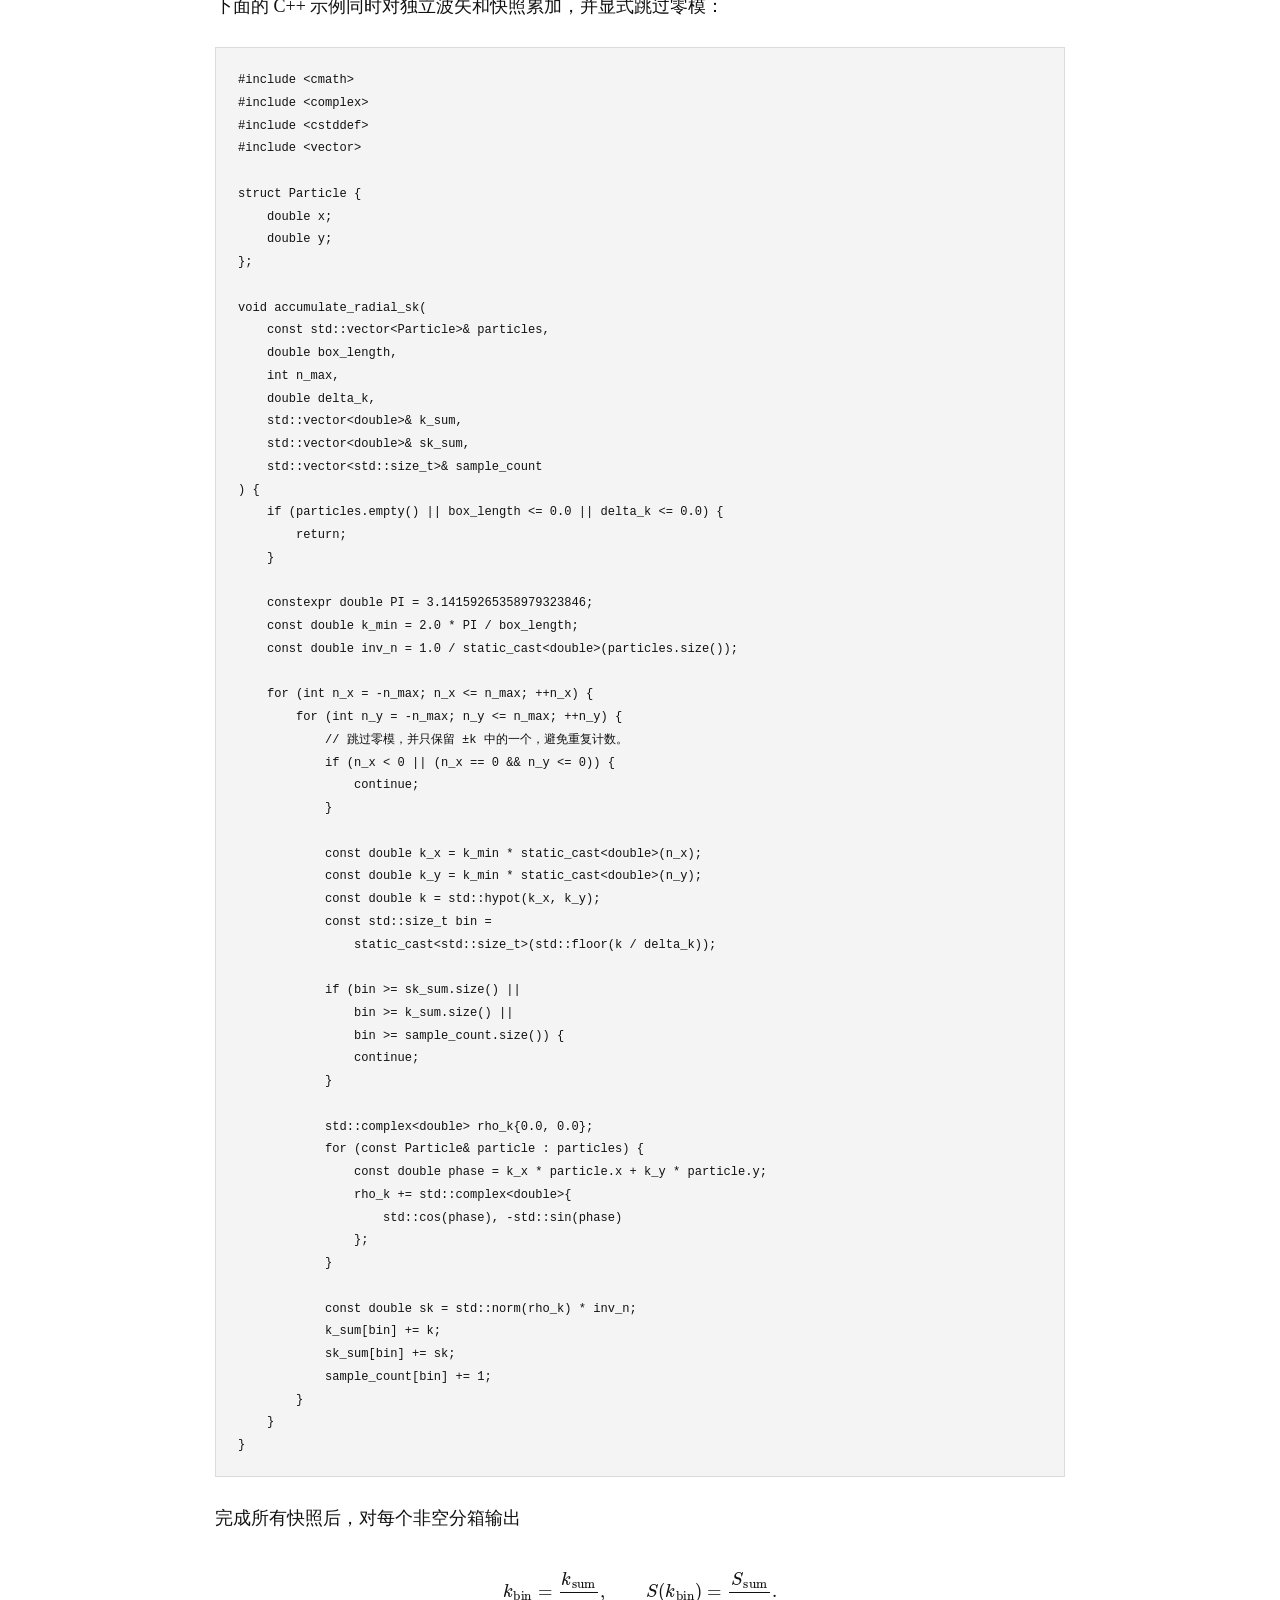
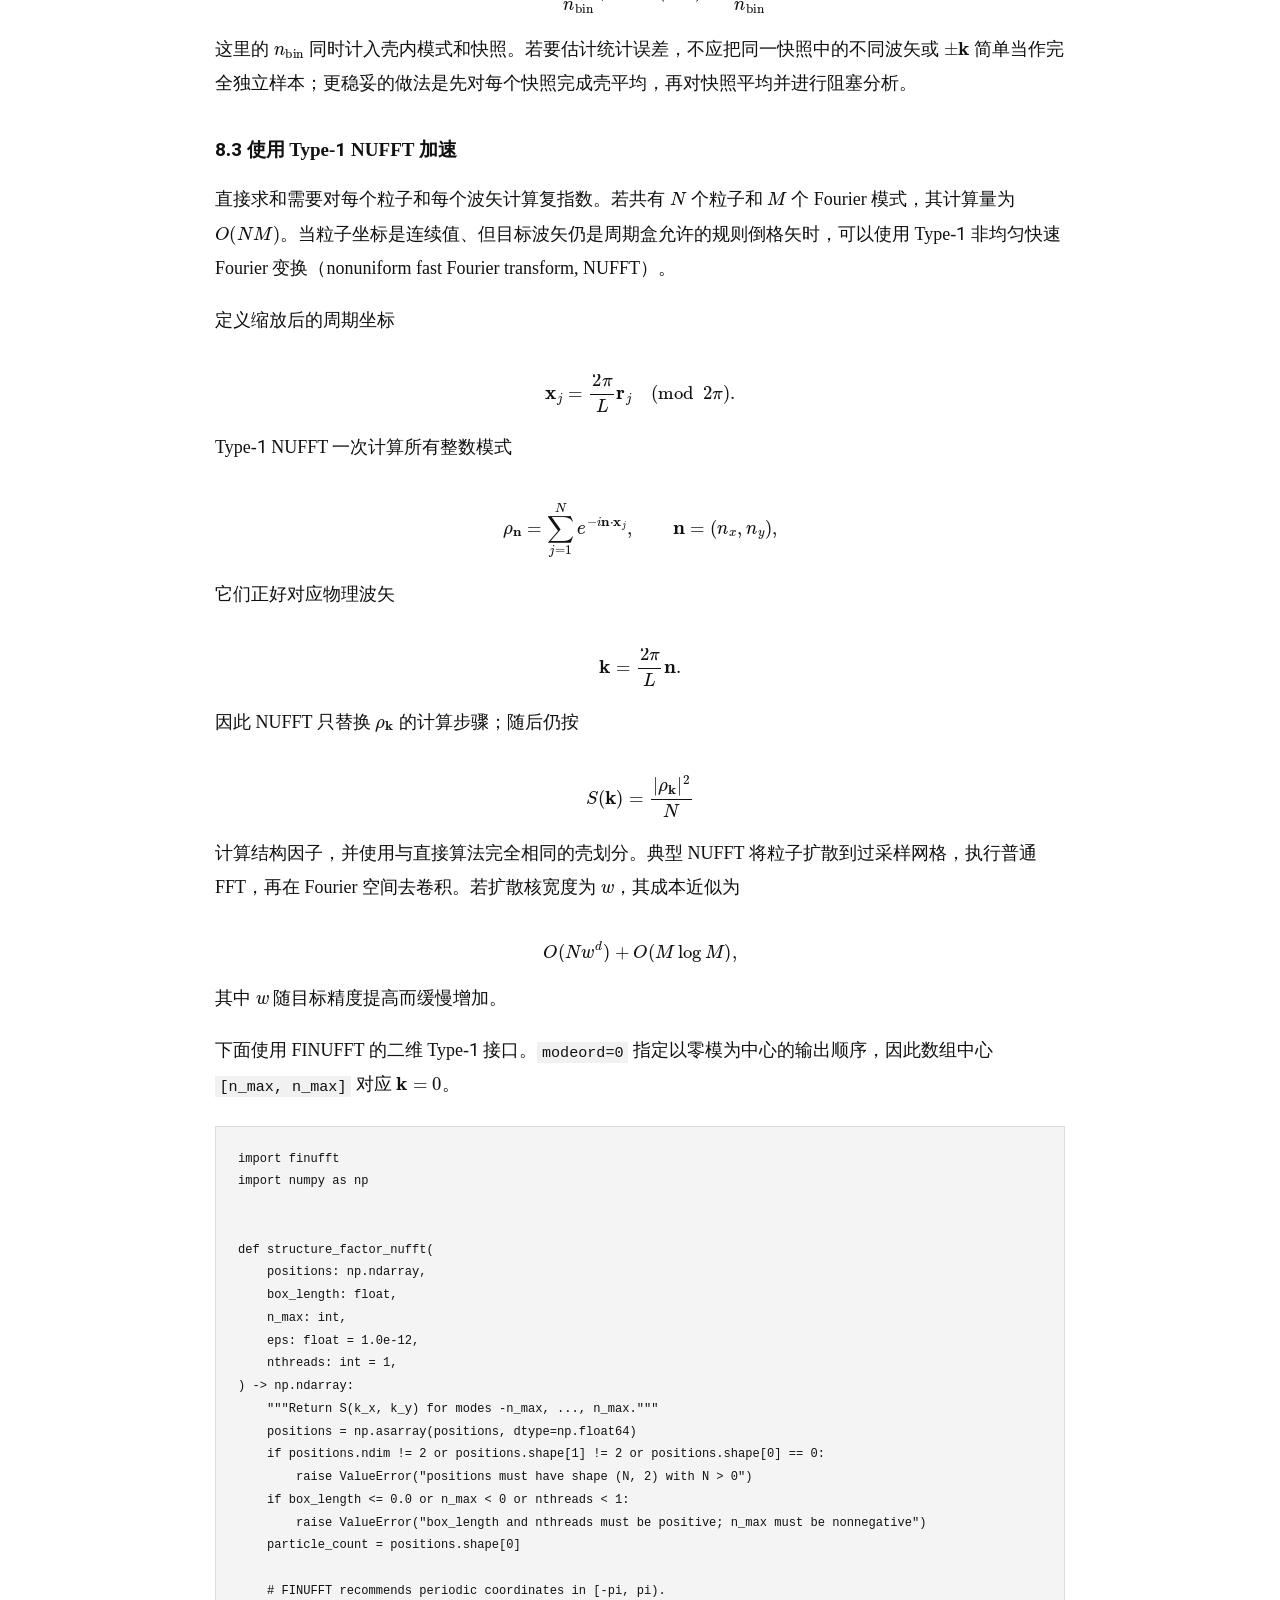
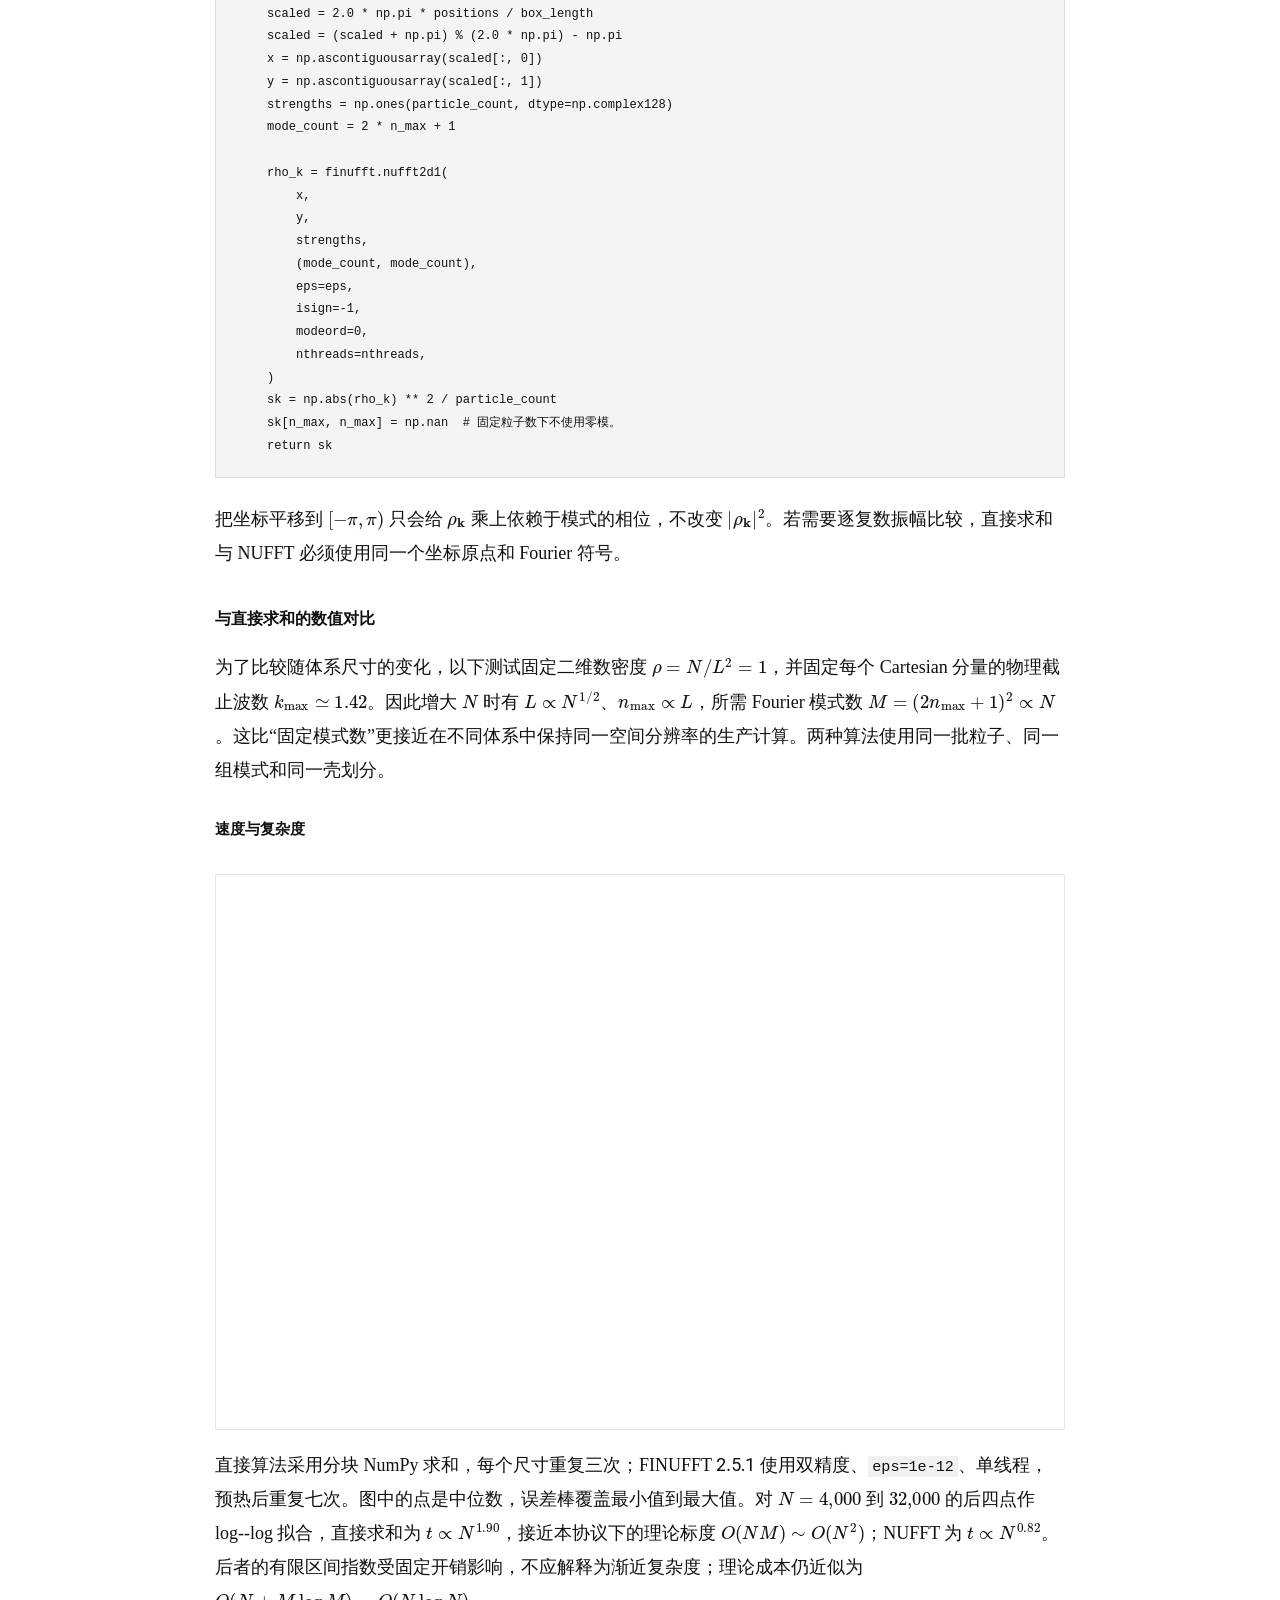
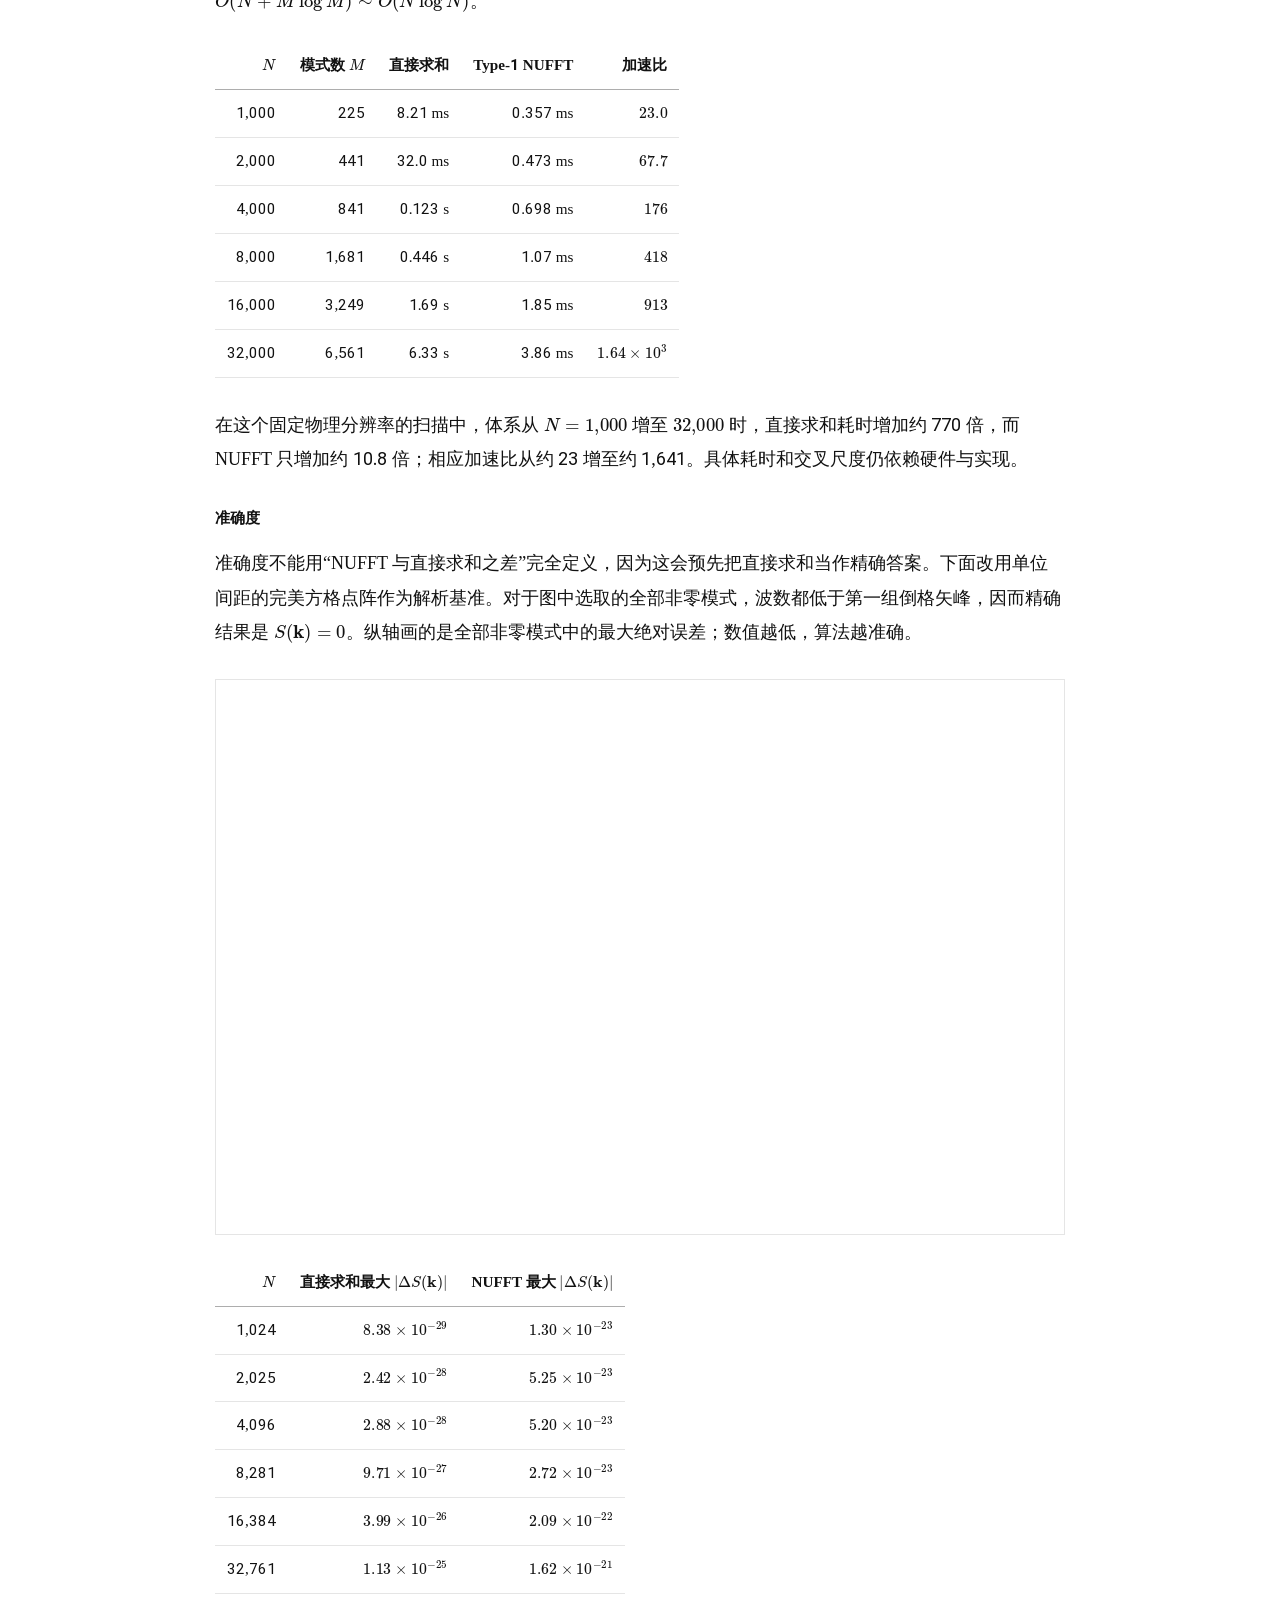
<file: blog/structure-factor/index.html>
<!doctype html>
<html lang="zh-CN">
<head>
    <meta charset="utf-8">
    <meta name="viewport" content="width=device-width, initial-scale=1">
    <title>静态与动态结构因子 \(S(k)\) · 曹溪能</title>
    <meta name="description" content="从 Fourier 定义、实空间关联和超均匀性，到周期粒子模拟、壳平均与 Type-1 NUFFT 的结构因子笔记。">
    <meta property="og:type" content="article">
    <meta property="og:url" content="https://xixi-cc.github.io/blog/structure-factor/">
    <meta property="og:title" content="静态与动态结构因子 \(S(k)\)">
    <meta property="og:description" content="结构因子的定义、物理意义、有限尺寸效应与高精度数值计算。">
    <meta property="og:image" content="https://xixi-cc.github.io/assets/blog/structure-factor-runtime.png">
    <meta name="twitter:image" content="https://xixi-cc.github.io/assets/blog/structure-factor-runtime.png">
    <meta property="article:published_time" content="2026-08-26">
    <meta name="twitter:card" content="summary_large_image">
    <meta name="twitter:title" content="静态与动态结构因子 \(S(k)\)">
    <meta name="twitter:description" content="结构因子的定义、物理意义、有限尺寸效应与高精度数值计算。">
    <link rel="canonical" href="https://xixi-cc.github.io/blog/structure-factor/">
    <script type="application/ld+json">{"@context": "https://schema.org", "@type": "Article", "headline": "静态与动态结构因子 \\(S(k)\\)", "description": "从 Fourier 定义、实空间关联和超均匀性，到周期粒子模拟、壳平均与 Type-1 NUFFT 的结构因子笔记。", "datePublished": "2026-08-26", "dateModified": "2026-08-26", "inLanguage": "zh-CN", "url": "https://xixi-cc.github.io/blog/structure-factor/", "mainEntityOfPage": "https://xixi-cc.github.io/blog/structure-factor/", "author": {"@type": "Person", "name": "Xineng Cao", "alternateName": ["Xixi Cao", "曹溪能"], "url": "https://xixi-cc.github.io/"}}</script>
    <link rel="icon" href="../../assets/favicon.svg" type="image/svg+xml">
    <link rel="stylesheet" href="../../styles.css">
    <link rel="stylesheet" href="../../blog.css">
    <script>
        window.MathJax = {
            chtml: {fontURL: '../../assets/mathjax/output/chtml/fonts/woff-v2'},
            options: {enableMenu: false}
        };
    </script>
    <script defer src="../../assets/mathjax/tex-mml-chtml.js"></script>

</head>
<body class="article-page">
    <header class="topbar">
        <nav aria-label="主导航">
            <a href="../../">主页</a>
            <a href="../../#reading">论文追踪</a>
            <a href="../../#blog" aria-current="page">博客</a>
        </nav>
    </header>

    <main class="article-shell">
        <article class="blog-article">
            <header class="article-header">
                <p class="article-kicker"><a href="../../#blog">研究笔记</a></p>
                <h1>静态与动态结构因子 <span class="arithmatex">\(S(k)\)</span></h1>
                <p class="article-meta"><time datetime="2026-08-26">2026 年 8 月 26 日</time> · 理论与数值方法</p>
            </header>

            <details class="article-outline">
                <summary>文章目录</summary>
                <div class="toc">
<ul>
<li><a href="#1-定义与-fourier-约定">1. 定义与 Fourier 约定</a></li>
<li><a href="#2-与实空间密度关联函数的关系">2. 与实空间密度关联函数的关系</a><ul>
<li><a href="#21-两个常见的-fourier-渐近例子">2.1 两个常见的 Fourier 渐近例子</a></li>
</ul>
</li>
<li><a href="#3-超均匀普通涨落与巨数涨落">3. 超均匀、普通涨落与巨数涨落</a></li>
<li><a href="#4-窗口内粒子数涨落">4. 窗口内粒子数涨落</a></li>
<li><a href="#5-独立随机位移是否破坏超均匀性">5. 独立随机位移是否破坏超均匀性</a></li>
<li><a href="#6-吸收态转变中的超均匀指数">6. 吸收态转变中的超均匀指数</a></li>
<li><a href="#7-动态结构因子-skomega">7. 动态结构因子 \(S(k,\omega)\)</a><ul>
<li><a href="#71-扩散密度模">7.1 扩散密度模</a></li>
<li><a href="#72-热扩散峰与声峰">7.2 热扩散峰与声峰</a></li>
</ul>
</li>
<li><a href="#8-周期性粒子模拟中如何计算-sk">8. 周期性粒子模拟中如何计算 \(S(k)\)</a><ul>
<li><a href="#81-单个构型">8.1 单个构型</a></li>
<li><a href="#82-壳平均">8.2 壳平均</a></li>
<li><a href="#83-使用-type-1-nufft-加速">8.3 使用 Type-1 NUFFT 加速</a></li>
<li><a href="#84-有限尺寸与拟合注意事项">8.4 有限尺寸与拟合注意事项</a></li>
</ul>
</li>
<li><a href="#附录d-维球形窗口的形状因子">附录：\(d\) 维球形窗口的形状因子</a></li>
<li><a href="#参考资料">参考资料</a></li>
</ul>
</div>

            </details>

            <div class="article-layout">
                <div class="article-content">
                    <p>结构因子描述密度涨落在波数空间中的分布。小波数对应大尺度结构，因此 <span class="arithmatex">\(S(k\to0)\)</span> 常用于判断体系是普通涨落、超均匀，还是具有巨数涨落。本文固定 Fourier 约定，推导 <span class="arithmatex">\(S(k)\)</span> 与实空间关联函数、窗口内粒子数涨落和动态结构因子之间的关系，并给出周期性模拟中的计算方法。</p>
<h2 id="1-定义与-fourier-约定">1. 定义与 Fourier 约定</h2>
<p>考虑 <span class="arithmatex">\(d\)</span> 维周期性立方盒，体积为 <span class="arithmatex">\(V=L^d\)</span>，其中有 <span class="arithmatex">\(N\)</span> 个点粒子，平均数密度为</p>
<div class="arithmatex">\[\rho_0=\frac{N}{V}.\]</div>

<p>微观密度场定义为</p>
<div class="arithmatex">\[\rho(\mathbf r)=\sum_{j=1}^{N}\delta(\mathbf r-\mathbf r_j).\]</div>

<p>采用 Fourier 约定</p>
<div class="arithmatex">\[\rho_{\mathbf k}
=\int_V d^d r\,\rho(\mathbf r)e^{-i\mathbf k\cdot\mathbf r}
=\sum_{j=1}^{N}e^{-i\mathbf k\cdot\mathbf r_j},\]</div>

<div class="arithmatex">\[\rho(\mathbf r)=\frac{1}{V}\sum_{\mathbf k}
\rho_{\mathbf k}e^{i\mathbf k\cdot\mathbf r},
\qquad
\mathbf k=\frac{2\pi}{L}(n_1,\ldots,n_d),\]</div>

<p>其中 <span class="arithmatex">\(n_a\in\mathbb Z\)</span>。由于 <span class="arithmatex">\(\rho(\mathbf r)\)</span> 为实场，<span class="arithmatex">\(\rho_{-\mathbf k}=\rho_{\mathbf k}^{*}\)</span>。</p>
<p>令</p>
<div class="arithmatex">\[\delta\rho_{\mathbf k}
=\rho_{\mathbf k}-\langle\rho_{\mathbf k}\rangle.\]</div>

<p>静态结构因子定义为</p>
<div class="arithmatex">\[S(\mathbf k)
=\frac{1}{N}
\left\langle
\delta\rho_{\mathbf k}\delta\rho_{-\mathbf k}
\right\rangle.\]</div>

<p>对于平移不变的均匀体系，任意非零允许波矢均满足 <span class="arithmatex">\(\langle\rho_{\mathbf k}\rangle=0\)</span>，因此</p>
<div class="arithmatex">\[\begin{aligned}
S(\mathbf k)
&amp;=\frac{1}{N}\left\langle|\rho_{\mathbf k}|^2\right\rangle\\
&amp;=1+\frac{1}{N}
\left\langle
\sum_{i\ne j}
e^{-i\mathbf k\cdot(\mathbf r_i-\mathbf r_j)}
\right\rangle,
\qquad \mathbf k\ne0.
\end{aligned}\]</div>

<p>在固定粒子数的系综中，<span class="arithmatex">\(\delta\rho_{\mathbf0}=0\)</span>，所以 <span class="arithmatex">\(S(\mathbf0)=0\)</span> 是粒子数约束导致的平凡结果。讨论 <span class="arithmatex">\(k\to0\)</span> 时，应使用一系列非零允许波矢，而不是把零模当作小波数数据点。</p>
<p>若体系各向同性，可对模长相近的波矢作壳平均并记为 <span class="arithmatex">\(S(k)\)</span>，其中 <span class="arithmatex">\(k=|\mathbf k|\)</span>。各向异性体系则应保留完整的 <span class="arithmatex">\(S(\mathbf k)\)</span>。</p>
<h2 id="2-与实空间密度关联函数的关系">2. 与实空间密度关联函数的关系</h2>
<p>定义连通密度关联函数</p>
<div class="arithmatex">\[C(\mathbf r)
=\left\langle
\delta\rho(\mathbf0)\delta\rho(\mathbf r)
\right\rangle,
\qquad
\delta\rho(\mathbf r)=\rho(\mathbf r)-\rho_0.\]</div>

<p>利用平移不变性，对非零波矢有</p>
<div class="arithmatex">\[\begin{aligned}
S(\mathbf k)
&amp;=\frac{1}{N}
\int_V d^d r\,d^d r&#x27;\,
e^{-i\mathbf k\cdot(\mathbf r-\mathbf r&#x27;)}
\left\langle
\delta\rho(\mathbf r)\delta\rho(\mathbf r&#x27;)
\right\rangle\\
&amp;=\frac{V}{N}
\int d^d r\,e^{-i\mathbf k\cdot\mathbf r}C(\mathbf r)\\
&amp;=\frac{1}{\rho_0}\widetilde C(\mathbf k).
\end{aligned}\]</div>

<p>若以径向分布函数 <span class="arithmatex">\(g_2(\mathbf r)\)</span> 表示二体关联，并定义总关联函数 <span class="arithmatex">\(h(\mathbf r)=g_2(\mathbf r)-1\)</span>，则</p>
<div class="arithmatex">\[C(\mathbf r)
=\rho_0\delta(\mathbf r)+\rho_0^2h(\mathbf r),\]</div>

<p>从而</p>
<div class="arithmatex">\[S(\mathbf k)=1+\rho_0\widetilde h(\mathbf k).\]</div>

<p>自关联产生常数项 <span class="arithmatex">\(1\)</span>；粒子间关联决定 <span class="arithmatex">\(S(\mathbf k)\)</span> 相对于泊松分布的偏离。理想泊松点过程满足 <span class="arithmatex">\(h(\mathbf r)=0\)</span>，所以</p>
<div class="arithmatex">\[S(\mathbf k)=1.\]</div>

<h3 id="21-两个常见的-fourier-渐近例子">2.1 两个常见的 Fourier 渐近例子</h3>
<p>若关联函数具有不可积的长程幂律尾部</p>
<div class="arithmatex">\[C(r)\sim r^{-\gamma},
\qquad 0&lt;\gamma&lt;d,\]</div>

<p>则其小波数非解析部分满足</p>
<div class="arithmatex">\[S(k)\sim k^{\gamma-d}.\]</div>

<p>由于 <span class="arithmatex">\(\gamma-d&lt;0\)</span>，这种长程正关联对应小波数发散，而不是超均匀性。</p>
<p>作为短程关联的简单例子，若某一关联贡献按 <span class="arithmatex">\(e^{-r/\xi}\)</span> 衰减，则</p>
<div class="arithmatex">\[\int d^d r\,e^{-i\mathbf k\cdot\mathbf r}e^{-r/\xi}
\propto
\xi^d\left[1+(k\xi)^2\right]^{-(d+1)/2}.\]</div>

<p>因此它在 <span class="arithmatex">\(k\xi\ll1\)</span> 时是解析的，首个修正为 <span class="arithmatex">\(O(k^2)\)</span>；在 <span class="arithmatex">\(k\xi\gg1\)</span> 时按 <span class="arithmatex">\(k^{-(d+1)}\)</span> 衰减。这里讨论的是单个指数关联贡献，完整结构因子还可能包含自关联和其他关联项。</p>
<h2 id="3-超均匀普通涨落与巨数涨落">3. 超均匀、普通涨落与巨数涨落</h2>
<p>若非零波矢的结构因子满足</p>
<div class="arithmatex">\[S(k)\sim A k^{\alpha},
\qquad k\to0,\]</div>

<p>则可按指数 <span class="arithmatex">\(\alpha\)</span> 区分三种大尺度行为：</p>
<ul>
<li><span class="arithmatex">\(\alpha&gt;0\)</span>：<span class="arithmatex">\(S(k\to0)=0\)</span>，体系是超均匀的；</li>
<li><span class="arithmatex">\(\alpha=0\)</span>：<span class="arithmatex">\(S(k\to0)\)</span> 趋于非零常数，对应普通体积标度涨落；</li>
<li><span class="arithmatex">\(-d&lt;\alpha&lt;0\)</span>：<span class="arithmatex">\(S(k\to0)\)</span> 发散，对应巨数涨落。</li>
</ul>
<p>超均匀性要求长波密度涨落被抑制。由</p>
<div class="arithmatex">\[S(\mathbf0)=1+\rho_0\int d^d r\,h(\mathbf r)\]</div>

<p>可见，在热力学极限下，超均匀点过程满足总和规则</p>
<div class="arithmatex">\[\rho_0\int d^d r\,h(\mathbf r)=-1.\]</div>

<p>这个负的积分表示粒子间反关联恰好抵消自关联在零波数处的贡献。由 <span class="arithmatex">\(S(k)\sim k^{\alpha}\)</span> 直接推断 <span class="arithmatex">\(h(r)\)</span> 的尾部需要额外正则性条件；不能对任意 <span class="arithmatex">\(\alpha\)</span> 无条件写成同一个实空间幂律。</p>
<h2 id="4-窗口内粒子数涨落">4. 窗口内粒子数涨落</h2>
<p>设 <span class="arithmatex">\(w_R(\mathbf r)\)</span> 是尺度为 <span class="arithmatex">\(R\)</span> 的观察窗口指标函数：窗口内取 <span class="arithmatex">\(1\)</span>，窗口外取 <span class="arithmatex">\(0\)</span>。窗口内粒子数为</p>
<div class="arithmatex">\[N_R=\int d^d r\,w_R(\mathbf r)\rho(\mathbf r).\]</div>

<p>定义窗口重叠核</p>
<div class="arithmatex">\[\alpha_R(\mathbf r)
=\int d^d R&#x27;\,
w_R(\mathbf R&#x27;)w_R(\mathbf R&#x27;+\mathbf r).\]</div>

<p>粒子数方差在实空间中为</p>
<div class="arithmatex">\[\operatorname{Var}(N_R)
=\int d^d r\,C(\mathbf r)\alpha_R(\mathbf r),\]</div>

<p>在 Fourier 空间中为</p>
<div class="arithmatex">\[\operatorname{Var}(N_R)
=\frac{\rho_0}{(2\pi)^d}
\int d^d k\,S(\mathbf k)
\left|\widetilde w_R(\mathbf k)\right|^2.\]</div>

<p>若 <span class="arithmatex">\(w_R(\mathbf r)=w_1(\mathbf r/R)\)</span>，则</p>
<div class="arithmatex">\[\widetilde w_R(\mathbf k)
=R^d\widetilde w_1(R\mathbf k).\]</div>

<p>对球形或具有足够规则边界的窗口，若 <span class="arithmatex">\(S(k)\sim k^{\alpha}\)</span>，则大 <span class="arithmatex">\(R\)</span> 渐近行为为</p>
<div class="arithmatex">\[\operatorname{Var}(N_R)\sim
\begin{cases}
R^{d-\alpha}, &amp; -d&lt;\alpha&lt;1,\\[1mm]
R^{d-1}\ln R, &amp; \alpha=1,\\[1mm]
R^{d-1}, &amp; \alpha&gt;1.
\end{cases}\]</div>

<p>其中 <span class="arithmatex">\(\alpha&lt;0\)</span> 对应巨数涨落，<span class="arithmatex">\(\alpha=0\)</span> 给出泊松型体积标度，<span class="arithmatex">\(0&lt;\alpha&lt;1\)</span> 对应超均匀但仍大于表面积标度的方差。<span class="arithmatex">\(\alpha\ge1\)</span> 时，窗口边界主导渐近行为。</p>
<p>由于平均粒子数满足 <span class="arithmatex">\(\langle N_R\rangle\propto R^d\)</span>，若忽略 <span class="arithmatex">\(\alpha=1\)</span> 的对数修正并写成</p>
<div class="arithmatex">\[\operatorname{Var}(N_R)
\propto\langle N_R\rangle^{\beta},\]</div>

<p>则</p>
<div class="arithmatex">\[\beta=
\begin{cases}
1-\dfrac{\alpha}{d}, &amp; -d&lt;\alpha&lt;1,\\[2mm]
1-\dfrac{1}{d}, &amp; \alpha&gt;1.
\end{cases}\]</div>

<p>在 <span class="arithmatex">\(\alpha=1\)</span> 时还要乘以 <span class="arithmatex">\(\ln R\)</span>，因此不能仅用一个纯幂指数完整描述。对于与晶格方向锁定的非球形窗口，数目方差还可能依赖窗口形状和取向。</p>
<h2 id="5-独立随机位移是否破坏超均匀性">5. 独立随机位移是否破坏超均匀性</h2>
<p>在吸收态模型中，常用“自然初态”构造是：先让体系进入吸收态，再对每个粒子施加小位移以重新激活体系。设</p>
<div class="arithmatex">\[\mathbf R_i&#x27; = \mathbf R_i+\mathbf u_i,\]</div>

<p>其中位移 <span class="arithmatex">\(\mathbf u_i\)</span> 独立同分布，并与原始粒子构型独立。定义位移分布的特征函数</p>
<div class="arithmatex">\[\Phi(\mathbf k)
=\left\langle e^{-i\mathbf k\cdot\mathbf u}\right\rangle.\]</div>

<p>对任意非零波矢，位移后的结构因子精确满足</p>
<div class="arithmatex">\[S&#x27;(\mathbf k)
=1-|\Phi(\mathbf k)|^2
+|\Phi(\mathbf k)|^2S(\mathbf k).\]</div>

<p>推导的关键是区分 <span class="arithmatex">\(i=j\)</span> 的自关联项和 <span class="arithmatex">\(i\ne j\)</span> 的粒子间关联项：前者恒为 <span class="arithmatex">\(1\)</span>，后者被 <span class="arithmatex">\(|\Phi(\mathbf k)|^2\)</span> 乘法修正。</p>
<p>若位移分布均值为零、各向同性且具有有限四阶矩，并定义单个笛卡尔分量的方差为</p>
<div class="arithmatex">\[\langle u_a u_b\rangle=\sigma_u^2\delta_{ab},\]</div>

<p>则</p>
<div class="arithmatex">\[\Phi(\mathbf k)
=1-\frac{1}{2}\sigma_u^2k^2+O(k^4),\]</div>

<div class="arithmatex">\[|\Phi(\mathbf k)|^2
=1-\sigma_u^2k^2+O(k^4).\]</div>

<p>因此</p>
<div class="arithmatex">\[S&#x27;(k)
=S(k)+\sigma_u^2k^2[1-S(k)]+O(k^4).\]</div>

<p>若原体系满足 <span class="arithmatex">\(S(k)\sim A k^{\alpha}\)</span> 且 <span class="arithmatex">\(\alpha&gt;0\)</span>，则位移后的小波数指数为</p>
<div class="arithmatex">\[\alpha&#x27;=\min(\alpha,2).\]</div>

<p>具体地：</p>
<ul>
<li><span class="arithmatex">\(0&lt;\alpha&lt;2\)</span> 时，原来的 <span class="arithmatex">\(k^{\alpha}\)</span> 项占主导，指数不变；</li>
<li><span class="arithmatex">\(\alpha=2\)</span> 时，位移改变 <span class="arithmatex">\(k^2\)</span> 项的系数；</li>
<li><span class="arithmatex">\(\alpha&gt;2\)</span> 时，独立有限方差位移生成 <span class="arithmatex">\(k^2\)</span> 项，将指数降为 <span class="arithmatex">\(2\)</span>。</li>
</ul>
<p>因此这类位移不会把超均匀体系变成普通泊松体系，但会把强于 <span class="arithmatex">\(k^2\)</span> 的小波数抑制截断到 <span class="arithmatex">\(k^2\)</span>。若位移具有空间关联、重尾分布或与初始构型相关，上述结论需要重新推导。</p>
<h2 id="6-吸收态转变中的超均匀指数">6. 吸收态转变中的超均匀指数</h2>
<p>守恒有向渗流（conserved directed percolation, C-DP）、Manna 模型和随机组织模型的临界吸收态可以出现超均匀性，但其指数关系仍涉及活跃研究。</p>
<p>较早的工作基于 C-DP 与 quenched Edwards–Wilkinson depinning 的映射，提出过</p>
<div class="arithmatex">\[\alpha_{\mathrm{HU}}
\stackrel{\text{conjecture}}{=}
4-d-2\zeta_{\mathrm{dep}},\]</div>

<p>其中 <span class="arithmatex">\(\zeta_{\mathrm{dep}}\)</span> 是 depinning 粗糙度指数。这个关系应标记为历史猜想，而不是确定标度律。</p>
<p>后续 Doi–Peliti 场论指出，C-DP 在 <span class="arithmatex">\(d=4-\epsilon\)</span> 附近的超均匀指数为</p>
<div class="arithmatex">\[\alpha_{\mathrm{HU}}
=\frac{2\epsilon}{9}+O(\epsilon^2),\]</div>

<p>并明确否定了上述简单 depinning 标度关系。更新的随机组织场论进一步指出，守恒噪声可能是危险无关变量，使随机组织与 C-DP 共享若干临界指数，却具有不同的超均匀指数。因此，分析具体模型时应说明模型、噪声结构、维数和所采用的理论或数值估计，不能把单一公式普遍用于所有吸收态模型。</p>
<h2 id="7-动态结构因子-skomega">7. 动态结构因子 <span class="arithmatex">\(S(k,\omega)\)</span></h2>
<p>对时间平移不变的稳态，定义中间散射函数</p>
<div class="arithmatex">\[F(\mathbf k,t)
=\frac{1}{N}
\left\langle
\delta\rho_{\mathbf k}(t)
\delta\rho_{-\mathbf k}(0)
\right\rangle.\]</div>

<p>动态结构因子定义为</p>
<div class="arithmatex">\[S(\mathbf k,\omega)
=\int_{-\infty}^{\infty}dt\,
e^{i\omega t}F(\mathbf k,t).\]</div>

<p>静态结构因子是等时关联</p>
<div class="arithmatex">\[S(\mathbf k)=F(\mathbf k,0),\]</div>

<p>并满足频率总和规则</p>
<div class="arithmatex">\[S(\mathbf k)
=\frac{1}{2\pi}
\int_{-\infty}^{\infty}d\omega\,
S(\mathbf k,\omega).\]</div>

<p>若体系在小波数下只有一个特征频率尺度 <span class="arithmatex">\(\omega_k\sim k^z\)</span>，则与总和规则一致的动态标度形式是</p>
<div class="arithmatex">\[S(k,\omega)
=S(k)k^{-z}
f\!\left(\frac{\omega}{k^z}\right),\]</div>

<p>其中标度函数归一化为</p>
<div class="arithmatex">\[\frac{1}{2\pi}\int_{-\infty}^{\infty}dx\,f(x)=1.\]</div>

<h3 id="71-扩散密度模">7.1 扩散密度模</h3>
<p>对线性扩散模，若</p>
<div class="arithmatex">\[F(k,t)=S(k)e^{-Dk^2|t|},\]</div>

<p>则</p>
<div class="arithmatex">\[S(k,\omega)
=\frac{2S(k)Dk^2}
{\omega^2+(Dk^2)^2}.\]</div>

<p>若静态结构因子满足 <span class="arithmatex">\(S(k)\sim k^{\alpha}\)</span>，零频附近谱峰的宽度按 <span class="arithmatex">\(k^2\)</span> 缩小，而峰高按 <span class="arithmatex">\(k^{\alpha-2}\)</span> 标度。</p>
<h3 id="72-热扩散峰与声峰">7.2 热扩散峰与声峰</h3>
<p>简单流体同时具有位于 <span class="arithmatex">\(\omega=0\)</span> 的 Rayleigh 热扩散峰和位于 <span class="arithmatex">\(\omega=\pm c_s k\)</span> 的 Brillouin 声峰。忽略更高阶修正时，可写成归一化的示意形式</p>
<div class="arithmatex">\[\begin{aligned}
S(k,\omega)\simeq S(k)\Bigg[
&amp;A_R\frac{2D_Tk^2}{\omega^2+(D_Tk^2)^2}\\
&amp;+\frac{A_B}{2}\sum_{\pm}
\frac{2\Gamma k^2}
{(\omega\mp c_s k)^2+(\Gamma k^2)^2}
\Bigg],
\end{aligned}\]</div>

<p>其中 <span class="arithmatex">\(A_R+A_B=1\)</span>。<span class="arithmatex">\(A_R\)</span>、<span class="arithmatex">\(A_B\)</span> 的具体热力学权重以及 <span class="arithmatex">\(D_T\)</span>、<span class="arithmatex">\(c_s\)</span>、<span class="arithmatex">\(\Gamma\)</span> 取决于模型。这个谱同时含有传播尺度 <span class="arithmatex">\(\omega\sim k\)</span> 和衰减尺度 <span class="arithmatex">\(\omega\sim k^2\)</span>，因此不能用单一动态指数完整描述。</p>
<p>静态 <span class="arithmatex">\(S(k)\)</span> 回答“每个尺度上有多少密度涨落”，动态 <span class="arithmatex">\(S(k,\omega)\)</span> 进一步区分这些涨落是扩散、传播还是弛豫，以及相应的时间尺度。</p>
<p>非稳态体系不具备时间平移不变性，应使用双时间关联 <span class="arithmatex">\(F(\mathbf k;t,t&#x27;)\)</span>，而不能直接套用只依赖时间差的 <span class="arithmatex">\(S(k,\omega)\)</span>。</p>
<h2 id="8-周期性粒子模拟中如何计算-sk">8. 周期性粒子模拟中如何计算 <span class="arithmatex">\(S(k)\)</span></h2>
<h3 id="81-单个构型">8.1 单个构型</h3>
<p>对边长为 <span class="arithmatex">\(L\)</span> 的二维周期性方盒，允许波矢为</p>
<div class="arithmatex">\[\mathbf k=\frac{2\pi}{L}(n_x,n_y),
\qquad n_x,n_y\in\mathbb Z.\]</div>

<p>对每个非零波矢计算</p>
<div class="arithmatex">\[\rho_{\mathbf k}
=\sum_{j=1}^{N}
e^{-i\mathbf k\cdot\mathbf r_j}
=\sum_j\cos(\mathbf k\cdot\mathbf r_j)
-i\sum_j\sin(\mathbf k\cdot\mathbf r_j),\]</div>

<p>以及单构型散射强度</p>
<div class="arithmatex">\[\widehat S(\mathbf k)=\frac{|\rho_{\mathbf k}|^2}{N}.\]</div>

<p>平移不变体系的 <span class="arithmatex">\(S(\mathbf k)\)</span> 是 <span class="arithmatex">\(\widehat S(\mathbf k)\)</span> 的系综平均。实际模拟通常用多个充分间隔的稳态快照估计该平均；若样本在时间上相关，应估计有效独立样本数和误差。</p>
<h3 id="82-壳平均">8.2 壳平均</h3>
<p>只有在体系预期各向同性时，才将 <span class="arithmatex">\(|\mathbf k|\)</span> 落入同一窄区间的模式平均成 <span class="arithmatex">\(S(k)\)</span>。建议同时记录每个壳内的平均 <span class="arithmatex">\(k\)</span>、模式数和跨快照误差。正方盒不禁止按照模长分箱，但原始采样点必须来自笛卡尔倒格矢，不能把任意连续极坐标波矢当作周期边界下的允许模式。</p>
<p>下面的 C++ 示例同时对独立波矢和快照累加，并显式跳过零模：</p>
<pre><code class="language-cpp">#include &lt;cmath&gt;
#include &lt;complex&gt;
#include &lt;cstddef&gt;
#include &lt;vector&gt;

struct Particle {
    double x;
    double y;
};

void accumulate_radial_sk(
    const std::vector&lt;Particle&gt;&amp; particles,
    double box_length,
    int n_max,
    double delta_k,
    std::vector&lt;double&gt;&amp; k_sum,
    std::vector&lt;double&gt;&amp; sk_sum,
    std::vector&lt;std::size_t&gt;&amp; sample_count
) {
    if (particles.empty() || box_length &lt;= 0.0 || delta_k &lt;= 0.0) {
        return;
    }

    constexpr double PI = 3.14159265358979323846;
    const double k_min = 2.0 * PI / box_length;
    const double inv_n = 1.0 / static_cast&lt;double&gt;(particles.size());

    for (int n_x = -n_max; n_x &lt;= n_max; ++n_x) {
        for (int n_y = -n_max; n_y &lt;= n_max; ++n_y) {
            // 跳过零模，并只保留 ±k 中的一个，避免重复计数。
            if (n_x &lt; 0 || (n_x == 0 &amp;&amp; n_y &lt;= 0)) {
                continue;
            }

            const double k_x = k_min * static_cast&lt;double&gt;(n_x);
            const double k_y = k_min * static_cast&lt;double&gt;(n_y);
            const double k = std::hypot(k_x, k_y);
            const std::size_t bin =
                static_cast&lt;std::size_t&gt;(std::floor(k / delta_k));

            if (bin &gt;= sk_sum.size() ||
                bin &gt;= k_sum.size() ||
                bin &gt;= sample_count.size()) {
                continue;
            }

            std::complex&lt;double&gt; rho_k{0.0, 0.0};
            for (const Particle&amp; particle : particles) {
                const double phase = k_x * particle.x + k_y * particle.y;
                rho_k += std::complex&lt;double&gt;{
                    std::cos(phase), -std::sin(phase)
                };
            }

            const double sk = std::norm(rho_k) * inv_n;
            k_sum[bin] += k;
            sk_sum[bin] += sk;
            sample_count[bin] += 1;
        }
    }
}
</code></pre>
<p>完成所有快照后，对每个非空分箱输出</p>
<div class="arithmatex">\[k_{\mathrm{bin}}
=\frac{k_{\mathrm{sum}}}{n_{\mathrm{bin}}},
\qquad
S(k_{\mathrm{bin}})
=\frac{S_{\mathrm{sum}}}{n_{\mathrm{bin}}}.\]</div>

<p>这里的 <span class="arithmatex">\(n_{\mathrm{bin}}\)</span> 同时计入壳内模式和快照。若要估计统计误差，不应把同一快照中的不同波矢或 <span class="arithmatex">\(\pm\mathbf k\)</span> 简单当作完全独立样本；更稳妥的做法是先对每个快照完成壳平均，再对快照平均并进行阻塞分析。</p>
<h3 id="83-使用-type-1-nufft-加速">8.3 使用 Type-1 NUFFT 加速</h3>
<p>直接求和需要对每个粒子和每个波矢计算复指数。若共有 <span class="arithmatex">\(N\)</span> 个粒子和 <span class="arithmatex">\(M\)</span> 个 Fourier 模式，其计算量为 <span class="arithmatex">\(O(NM)\)</span>。当粒子坐标是连续值、但目标波矢仍是周期盒允许的规则倒格矢时，可以使用 Type-1 非均匀快速 Fourier 变换（nonuniform fast Fourier transform, NUFFT）。</p>
<p>定义缩放后的周期坐标</p>
<div class="arithmatex">\[\mathbf x_j
=\frac{2\pi}{L}\mathbf r_j
\pmod{2\pi}.\]</div>

<p>Type-1 NUFFT 一次计算所有整数模式</p>
<div class="arithmatex">\[\rho_{\mathbf n}
=\sum_{j=1}^{N}
e^{-i\mathbf n\cdot\mathbf x_j},
\qquad
\mathbf n=(n_x,n_y),\]</div>

<p>它们正好对应物理波矢</p>
<div class="arithmatex">\[\mathbf k=\frac{2\pi}{L}\mathbf n.\]</div>

<p>因此 NUFFT 只替换 <span class="arithmatex">\(\rho_{\mathbf k}\)</span> 的计算步骤；随后仍按</p>
<div class="arithmatex">\[S(\mathbf k)=\frac{|\rho_{\mathbf k}|^2}{N}\]</div>

<p>计算结构因子，并使用与直接算法完全相同的壳划分。典型 NUFFT 将粒子扩散到过采样网格，执行普通 FFT，再在 Fourier 空间去卷积。若扩散核宽度为 <span class="arithmatex">\(w\)</span>，其成本近似为</p>
<div class="arithmatex">\[O(Nw^d)+O(M\log M),\]</div>

<p>其中 <span class="arithmatex">\(w\)</span> 随目标精度提高而缓慢增加。</p>
<p>下面使用 FINUFFT 的二维 Type-1 接口。<code>modeord=0</code> 指定以零模为中心的输出顺序，因此数组中心 <code>[n_max, n_max]</code> 对应 <span class="arithmatex">\(\mathbf k=0\)</span>。</p>
<pre><code class="language-python">import finufft
import numpy as np


def structure_factor_nufft(
    positions: np.ndarray,
    box_length: float,
    n_max: int,
    eps: float = 1.0e-12,
    nthreads: int = 1,
) -&gt; np.ndarray:
    &quot;&quot;&quot;Return S(k_x, k_y) for modes -n_max, ..., n_max.&quot;&quot;&quot;
    positions = np.asarray(positions, dtype=np.float64)
    if positions.ndim != 2 or positions.shape[1] != 2 or positions.shape[0] == 0:
        raise ValueError(&quot;positions must have shape (N, 2) with N &gt; 0&quot;)
    if box_length &lt;= 0.0 or n_max &lt; 0 or nthreads &lt; 1:
        raise ValueError(&quot;box_length and nthreads must be positive; n_max must be nonnegative&quot;)
    particle_count = positions.shape[0]

    # FINUFFT recommends periodic coordinates in [-pi, pi).
    scaled = 2.0 * np.pi * positions / box_length
    scaled = (scaled + np.pi) % (2.0 * np.pi) - np.pi
    x = np.ascontiguousarray(scaled[:, 0])
    y = np.ascontiguousarray(scaled[:, 1])
    strengths = np.ones(particle_count, dtype=np.complex128)
    mode_count = 2 * n_max + 1

    rho_k = finufft.nufft2d1(
        x,
        y,
        strengths,
        (mode_count, mode_count),
        eps=eps,
        isign=-1,
        modeord=0,
        nthreads=nthreads,
    )
    sk = np.abs(rho_k) ** 2 / particle_count
    sk[n_max, n_max] = np.nan  # 固定粒子数下不使用零模。
    return sk
</code></pre>
<p>把坐标平移到 <span class="arithmatex">\([-\pi,\pi)\)</span> 只会给 <span class="arithmatex">\(\rho_{\mathbf k}\)</span> 乘上依赖于模式的相位，不改变 <span class="arithmatex">\(|\rho_{\mathbf k}|^2\)</span>。若需要逐复数振幅比较，直接求和与 NUFFT 必须使用同一个坐标原点和 Fourier 符号。</p>
<h4 id="与直接求和的数值对比">与直接求和的数值对比</h4>
<p>为了比较随体系尺寸的变化，以下测试固定二维数密度 <span class="arithmatex">\(\rho=N/L^2=1\)</span>，并固定每个 Cartesian 分量的物理截止波数 <span class="arithmatex">\(k_{\max}\simeq1.42\)</span>。因此增大 <span class="arithmatex">\(N\)</span> 时有 <span class="arithmatex">\(L\propto N^{1/2}\)</span>、<span class="arithmatex">\(n_{\max}\propto L\)</span>，所需 Fourier 模式数 <span class="arithmatex">\(M=(2n_{\max}+1)^2\propto N\)</span>。这比“固定模式数”更接近在不同体系中保持同一空间分辨率的生产计算。两种算法使用同一批粒子、同一组模式和同一壳划分。</p>
<h5 id="速度与复杂度">速度与复杂度</h5>
<p><picture><source type="image/webp" srcset="../../assets/blog/structure-factor-runtime-640.webp 640w, ../../assets/blog/structure-factor-runtime-1280.webp 1280w, ../../assets/blog/structure-factor-runtime-1440.webp 1440w" sizes="(max-width: 620px) calc(100vw - 28px), (max-width: 914px) calc(100vw - 64px), 850px"><img loading="lazy" decoding="async" width="1440" height="940" alt="固定密度、固定物理截止波数下两种算法随体系尺寸的耗时" src="../../assets/blog/structure-factor-runtime.png"></picture></p>
<p>直接算法采用分块 NumPy 求和，每个尺寸重复三次；FINUFFT 2.5.1 使用双精度、<code>eps=1e-12</code>、单线程，预热后重复七次。图中的点是中位数，误差棒覆盖最小值到最大值。对 <span class="arithmatex">\(N=4{,}000\)</span> 到 <span class="arithmatex">\(32{,}000\)</span> 的后四点作 log--log 拟合，直接求和为 <span class="arithmatex">\(t\propto N^{1.90}\)</span>，接近本协议下的理论标度 <span class="arithmatex">\(O(NM)\sim O(N^2)\)</span>；NUFFT 为 <span class="arithmatex">\(t\propto N^{0.82}\)</span>。后者的有限区间指数受固定开销影响，不应解释为渐近复杂度；理论成本仍近似为 <span class="arithmatex">\(O(N+M\log M)\sim O(N\log N)\)</span>。</p>
<table>
<thead>
<tr>
<th style="text-align: right;"><span class="arithmatex">\(N\)</span></th>
<th style="text-align: right;">模式数 <span class="arithmatex">\(M\)</span></th>
<th style="text-align: right;">直接求和</th>
<th style="text-align: right;">Type-1 NUFFT</th>
<th style="text-align: right;">加速比</th>
</tr>
</thead>
<tbody>
<tr>
<td style="text-align: right;">1,000</td>
<td style="text-align: right;">225</td>
<td style="text-align: right;">8.21 ms</td>
<td style="text-align: right;">0.357 ms</td>
<td style="text-align: right;"><span class="arithmatex">\(23.0\)</span></td>
</tr>
<tr>
<td style="text-align: right;">2,000</td>
<td style="text-align: right;">441</td>
<td style="text-align: right;">32.0 ms</td>
<td style="text-align: right;">0.473 ms</td>
<td style="text-align: right;"><span class="arithmatex">\(67.7\)</span></td>
</tr>
<tr>
<td style="text-align: right;">4,000</td>
<td style="text-align: right;">841</td>
<td style="text-align: right;">0.123 s</td>
<td style="text-align: right;">0.698 ms</td>
<td style="text-align: right;"><span class="arithmatex">\(176\)</span></td>
</tr>
<tr>
<td style="text-align: right;">8,000</td>
<td style="text-align: right;">1,681</td>
<td style="text-align: right;">0.446 s</td>
<td style="text-align: right;">1.07 ms</td>
<td style="text-align: right;"><span class="arithmatex">\(418\)</span></td>
</tr>
<tr>
<td style="text-align: right;">16,000</td>
<td style="text-align: right;">3,249</td>
<td style="text-align: right;">1.69 s</td>
<td style="text-align: right;">1.85 ms</td>
<td style="text-align: right;"><span class="arithmatex">\(913\)</span></td>
</tr>
<tr>
<td style="text-align: right;">32,000</td>
<td style="text-align: right;">6,561</td>
<td style="text-align: right;">6.33 s</td>
<td style="text-align: right;">3.86 ms</td>
<td style="text-align: right;"><span class="arithmatex">\(1.64\times10^3\)</span></td>
</tr>
</tbody>
</table>
<p>在这个固定物理分辨率的扫描中，体系从 <span class="arithmatex">\(N=1{,}000\)</span> 增至 <span class="arithmatex">\(32{,}000\)</span> 时，直接求和耗时增加约 770 倍，而 NUFFT 只增加约 10.8 倍；相应加速比从约 23 增至约 1,641。具体耗时和交叉尺度仍依赖硬件与实现。</p>
<h5 id="准确度">准确度</h5>
<p>准确度不能用“NUFFT 与直接求和之差”完全定义，因为这会预先把直接求和当作精确答案。下面改用单位间距的完美方格点阵作为解析基准。对于图中选取的全部非零模式，波数都低于第一组倒格矢峰，因而精确结果是 <span class="arithmatex">\(S(\mathbf k)=0\)</span>。纵轴画的是全部非零模式中的最大绝对误差；数值越低，算法越准确。</p>
<p><picture><source type="image/webp" srcset="../../assets/blog/structure-factor-accuracy-640.webp 640w, ../../assets/blog/structure-factor-accuracy-1280.webp 1280w, ../../assets/blog/structure-factor-accuracy-1440.webp 1440w" sizes="(max-width: 620px) calc(100vw - 28px), (max-width: 914px) calc(100vw - 64px), 850px"><img loading="lazy" decoding="async" width="1440" height="940" alt="两种算法相对于完美方格点阵解析零谱的误差" src="../../assets/blog/structure-factor-accuracy.png"></picture></p>
<table>
<thead>
<tr>
<th style="text-align: right;"><span class="arithmatex">\(N\)</span></th>
<th style="text-align: right;">直接求和最大 <span class="arithmatex">\(\lvert\Delta S(\mathbf k)\rvert\)</span></th>
<th style="text-align: right;">NUFFT 最大 <span class="arithmatex">\(\lvert\Delta S(\mathbf k)\rvert\)</span></th>
</tr>
</thead>
<tbody>
<tr>
<td style="text-align: right;">1,024</td>
<td style="text-align: right;"><span class="arithmatex">\(8.38\times10^{-29}\)</span></td>
<td style="text-align: right;"><span class="arithmatex">\(1.30\times10^{-23}\)</span></td>
</tr>
<tr>
<td style="text-align: right;">2,025</td>
<td style="text-align: right;"><span class="arithmatex">\(2.42\times10^{-28}\)</span></td>
<td style="text-align: right;"><span class="arithmatex">\(5.25\times10^{-23}\)</span></td>
</tr>
<tr>
<td style="text-align: right;">4,096</td>
<td style="text-align: right;"><span class="arithmatex">\(2.88\times10^{-28}\)</span></td>
<td style="text-align: right;"><span class="arithmatex">\(5.20\times10^{-23}\)</span></td>
</tr>
<tr>
<td style="text-align: right;">8,281</td>
<td style="text-align: right;"><span class="arithmatex">\(9.71\times10^{-27}\)</span></td>
<td style="text-align: right;"><span class="arithmatex">\(2.72\times10^{-23}\)</span></td>
</tr>
<tr>
<td style="text-align: right;">16,384</td>
<td style="text-align: right;"><span class="arithmatex">\(3.99\times10^{-26}\)</span></td>
<td style="text-align: right;"><span class="arithmatex">\(2.09\times10^{-22}\)</span></td>
</tr>
<tr>
<td style="text-align: right;">32,761</td>
<td style="text-align: right;"><span class="arithmatex">\(1.13\times10^{-25}\)</span></td>
<td style="text-align: right;"><span class="arithmatex">\(1.62\times10^{-21}\)</span></td>
</tr>
</tbody>
</table>
<p>在这个严格的解析零信号测试中，直接求和的残差比 <code>eps=1e-12</code> 的 NUFFT 小约四至六个数量级；这是 NUFFT 以可控近似换取速度的体现。尽管误差随体系尺寸有波动并总体增大，即使在最大体系中，NUFFT 的最大伪结构因子仍只有 <span class="arithmatex">\(1.62\times10^{-21}\)</span>。对于随机点体系，两种算法的最大壳平均差始终低于 <span class="arithmatex">\(8.0\times10^{-12}\)</span>，全部尺寸中的最大壳平均 RMS 相对差为 <span class="arithmatex">\(6.9\times10^{-13}\)</span>。</p>
<p>精度随 FINUFFT 容差的收敛如下：</p>
<table>
<thead>
<tr>
<th style="text-align: right;"><code>eps</code></th>
<th style="text-align: right;">最大逐模 <span class="arithmatex">\(\lvert\Delta S(\mathbf k)\rvert\)</span></th>
<th style="text-align: right;">最大壳平均 <span class="arithmatex">\(\lvert\Delta S(k)\rvert\)</span></th>
<th style="text-align: right;">壳平均 RMS 相对差</th>
</tr>
</thead>
<tbody>
<tr>
<td style="text-align: right;"><span class="arithmatex">\(10^{-6}\)</span></td>
<td style="text-align: right;"><span class="arithmatex">\(7.88\times10^{-6}\)</span></td>
<td style="text-align: right;"><span class="arithmatex">\(4.16\times10^{-7}\)</span></td>
<td style="text-align: right;"><span class="arithmatex">\(1.23\times10^{-7}\)</span></td>
</tr>
<tr>
<td style="text-align: right;"><span class="arithmatex">\(10^{-8}\)</span></td>
<td style="text-align: right;"><span class="arithmatex">\(1.72\times10^{-8}\)</span></td>
<td style="text-align: right;"><span class="arithmatex">\(1.78\times10^{-9}\)</span></td>
<td style="text-align: right;"><span class="arithmatex">\(4.65\times10^{-10}\)</span></td>
</tr>
<tr>
<td style="text-align: right;"><span class="arithmatex">\(10^{-10}\)</span></td>
<td style="text-align: right;"><span class="arithmatex">\(5.09\times10^{-10}\)</span></td>
<td style="text-align: right;"><span class="arithmatex">\(4.71\times10^{-11}\)</span></td>
<td style="text-align: right;"><span class="arithmatex">\(1.56\times10^{-11}\)</span></td>
</tr>
<tr>
<td style="text-align: right;"><span class="arithmatex">\(10^{-12}\)</span></td>
<td style="text-align: right;"><span class="arithmatex">\(7.90\times10^{-12}\)</span></td>
<td style="text-align: right;"><span class="arithmatex">\(6.81\times10^{-13}\)</span></td>
<td style="text-align: right;"><span class="arithmatex">\(1.24\times10^{-13}\)</span></td>
</tr>
</tbody>
</table>
<p><code>eps</code> 控制的是 Fourier 变换误差，不保证超均匀指数的统计误差或有限尺寸误差。生产计算中应采用以下验证门槛：</p>
<ol>
<li>使用双精度和 <code>eps=1e-12</code> 计算完整谱。</li>
<li>对进入小 <span class="arithmatex">\(k\)</span> 拟合的最低若干壳，用直接求和逐模复核。</li>
<li>比较至少 <code>eps=1e-8, 1e-10, 1e-12</code> 三档结果，要求壳平均和拟合指数在目标误差内不再变化。</li>
<li>独立改变系统尺寸、快照间隔和拟合窗口；NUFFT 收敛不能替代这些物理与统计收敛检查。</li>
</ol>
<p>普通“粒子沉积到网格再 FFT”还会引入质量分配窗函数和 aliasing。高阶粒子分配、交错网格和去卷积可以显著减小这些误差，但若目标是连续粒子坐标上的高精度 <span class="arithmatex">\(S(\mathbf k)\)</span>，Type-1 NUFFT 提供了更直接、容差可控的路径。</p>
<h3 id="84-有限尺寸与拟合注意事项">8.4 有限尺寸与拟合注意事项</h3>
<ol>
<li>最小非零波数是 <span class="arithmatex">\(k_{\min}=2\pi/L\)</span>。判断 <span class="arithmatex">\(k\to0\)</span> 标度必须比较多个系统尺寸。</li>
<li>不要把固定粒子数导致的 <span class="arithmatex">\(S(0)=0\)</span> 纳入幂律拟合。</li>
<li>拟合区间应同时避开有限尺寸区和粒子尺度附近的高波数区。</li>
<li>应报告分箱宽度、每个壳的模式数、快照间隔、样本数和误差估计。</li>
<li>若 <span class="arithmatex">\(S(\mathbf k)\)</span> 显示明显角向结构，应报告二维谱，而不是只展示径向平均。</li>
</ol>
<h2 id="附录d-维球形窗口的形状因子">附录：<span class="arithmatex">\(d\)</span> 维球形窗口的形状因子</h2>
<p>对半径为 <span class="arithmatex">\(R\)</span> 的 <span class="arithmatex">\(d\)</span> 维球形窗口，令 <span class="arithmatex">\(q=kR\)</span>。归一化形状因子为</p>
<div class="arithmatex">\[F_d(q)
=\frac{|\widetilde w_R(k)|^2}{V_R^2}
=\left[
\frac{2^{d/2}\Gamma(1+d/2)}{q^{d/2}}
J_{d/2}(q)
\right]^2,\]</div>

<p>其中 <span class="arithmatex">\(J_{\nu}\)</span> 是第一类 Bessel 函数。前三个维数分别为</p>
<div class="arithmatex">\[F_1(q)=\left(\frac{\sin q}{q}\right)^2,\]</div>

<div class="arithmatex">\[F_2(q)=\left(\frac{2J_1(q)}{q}\right)^2,\]</div>

<div class="arithmatex">\[F_3(q)=\left[
\frac{3(\sin q-q\cos q)}{q^3}
\right]^2.\]</div>

<p>在大 <span class="arithmatex">\(q\)</span> 下，其振荡包络满足 <span class="arithmatex">\(F_d(q)\sim q^{-(d+1)}\)</span>。正是这一慢衰减使 <span class="arithmatex">\(\alpha\ge1\)</span> 时窗口边界控制粒子数方差的主导标度。</p>
<h2 id="参考资料">参考资料</h2>
<ul>
<li><a href="https://arxiv.org/abs/cond-mat/0311532">Torquato and Stillinger, <em>Local Density Fluctuations, Hyperuniformity, and Order Metrics</em></a></li>
<li><a href="https://arxiv.org/abs/cond-mat/0409594">Gabrielli, <em>Point processes and stochastic displacement fields</em></a></li>
<li><a href="https://arxiv.org/abs/1407.0146">Hexner and Levine, <em>Hyperuniformity of critical absorbing states</em></a></li>
<li><a href="https://arxiv.org/abs/2310.17391">Ma, Pausch, and Cates, <em>Theory of Hyperuniformity at the Absorbing State Transition</em></a></li>
<li><a href="https://arxiv.org/abs/2507.07793">Ma, Pausch, Pruessner, and Cates, <em>Hyperuniformity at the Absorbing State Transition: Perturbative RG for Random Organization</em></a></li>
<li><a href="https://arxiv.org/abs/2203.08749">Hawat et al., <em>On estimating the structure factor of a point process, with applications to hyperuniformity</em></a></li>
<li><a href="https://arxiv.org/abs/1808.06736">Barnett, Magland, and af Klinteberg, <em>A parallel non-uniform fast Fourier transform library based on an exponential of semicircle kernel</em></a></li>
<li><a href="https://arxiv.org/abs/2001.09405">Barnett, <em>Aliasing error of the exponential-of-semicircle kernel in the nonuniform fast Fourier transform</em></a></li>
<li><a href="https://arxiv.org/abs/1512.07295">Sefusatti et al., <em>Accurate Estimators of Correlation Functions in Fourier Space</em></a></li>
</ul>
                </div>
            </div>

            <footer class="article-footer">
                <a href="../../#blog">← 返回博客</a>
                <a href="../../rights.html">版权与引用</a>
                <a href="https://github.com/xixi-cc/xixi-cc.github.io">查看主页源码</a>
            </footer>
        </article>
    </main>
    <!-- Cloudflare Web Analytics -->
    <script type="module" src="https://static.cloudflareinsights.com/beacon.min.js" data-cf-beacon='{"token":"73522e5dee9b42b0be84b4847e4dd502"}'></script>
    <!-- End Cloudflare Web Analytics -->
</body>
</html>
</file>
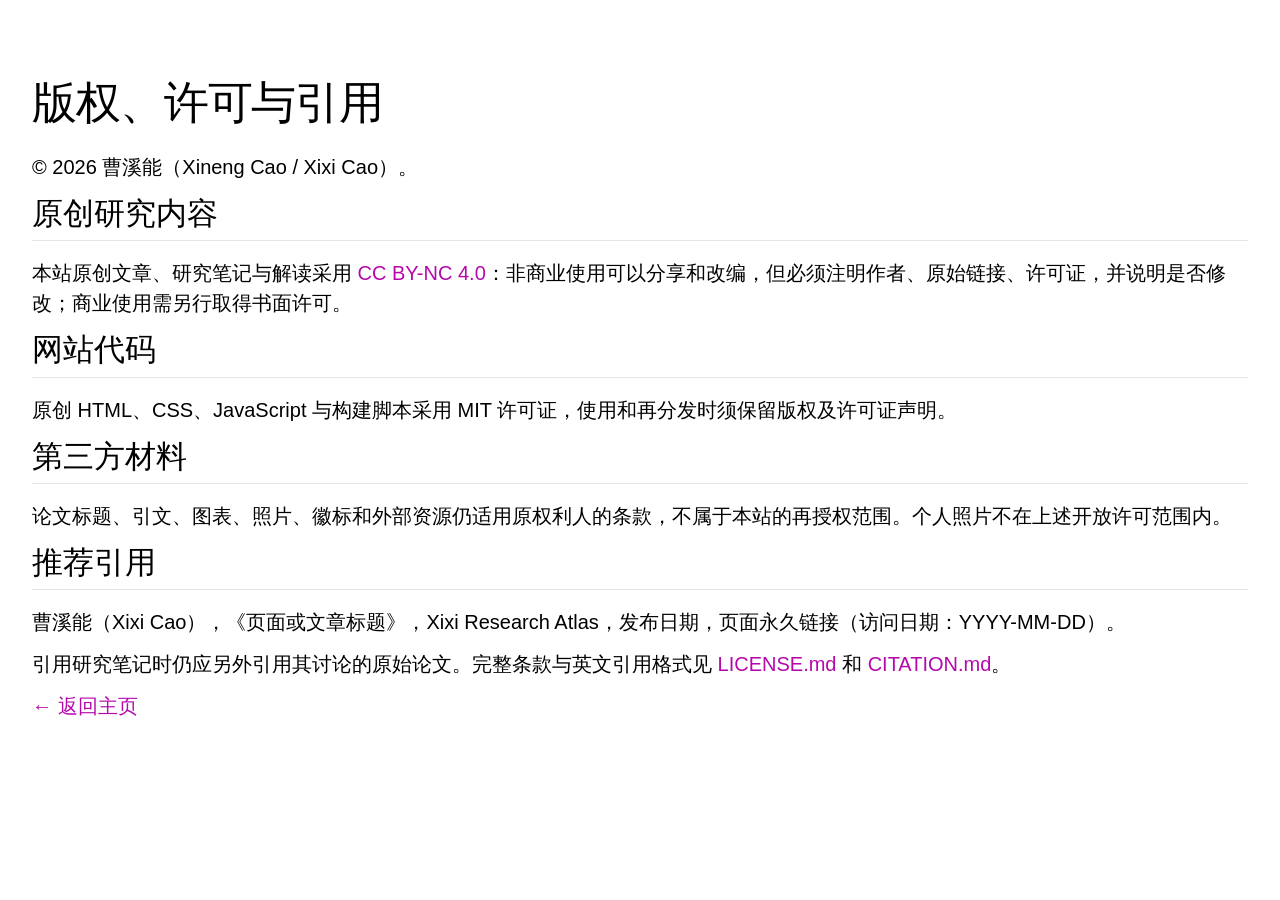
<file: rights.html>
<!doctype html>
<html lang="zh-CN">
<head>
    <meta charset="utf-8">
    <meta name="viewport" content="width=device-width, initial-scale=1">
    <title>版权与引用 · Xixi Research Atlas</title>
    <meta name="description" content="Xixi Research Atlas 的版权、许可与推荐引用格式。">
    <link rel="canonical" href="https://xixi-cc.github.io/rights.html">
    <link rel="stylesheet" href="styles.css">
</head>
<body>
    <main>
        <section aria-labelledby="rights-title">
            <h1 id="rights-title">版权、许可与引用</h1>
            <p>© 2026 曹溪能（Xineng Cao / Xixi Cao）。</p>
            <h2>原创研究内容</h2>
            <p>本站原创文章、研究笔记与解读采用 <a href="https://creativecommons.org/licenses/by-nc/4.0/">CC BY-NC 4.0</a>：非商业使用可以分享和改编，但必须注明作者、原始链接、许可证，并说明是否修改；商业使用需另行取得书面许可。</p>
            <h2>网站代码</h2>
            <p>原创 HTML、CSS、JavaScript 与构建脚本采用 MIT 许可证，使用和再分发时须保留版权及许可证声明。</p>
            <h2>第三方材料</h2>
            <p>论文标题、引文、图表、照片、徽标和外部资源仍适用原权利人的条款，不属于本站的再授权范围。个人照片不在上述开放许可范围内。</p>
            <h2>推荐引用</h2>
            <p>曹溪能（Xixi Cao），《页面或文章标题》，Xixi Research Atlas，发布日期，页面永久链接（访问日期：YYYY-MM-DD）。</p>
            <p>引用研究笔记时仍应另外引用其讨论的原始论文。完整条款与英文引用格式见 <a href="https://github.com/xixi-cc/xixi-cc.github.io/blob/main/LICENSE.md">LICENSE.md</a> 和 <a href="https://github.com/xixi-cc/xixi-cc.github.io/blob/main/CITATION.md">CITATION.md</a>。</p>
            <p><a href="./">← 返回主页</a></p>
        </section>
    </main>
    <!-- Cloudflare Web Analytics -->
    <script type="module" src="https://static.cloudflareinsights.com/beacon.min.js" data-cf-beacon='{"token":"73522e5dee9b42b0be84b4847e4dd502"}'></script>
    <!-- End Cloudflare Web Analytics -->
</body>
</html>
</file>
<file: styles.css>
:root {
    --text: #000;
    --muted: #828282;
    --line: rgba(0, 0, 0, .1);
    --accent: #b509ac;
    --background: #fff;
}

* { box-sizing: border-box; }
html { font-size: 20px; scroll-behavior: smooth; scroll-padding-top: 88px; }

body {
    margin: 0;
    color: var(--text);
    background: var(--background);
    font-family: -apple-system, BlinkMacSystemFont, "Segoe UI", Roboto, "Helvetica Neue", Arial, "Microsoft YaHei", sans-serif;
    font-size: 1rem;
    font-weight: 400;
    line-height: 1.5;
}

.home-page {
    --muted: #000;
    font-size: 17px;
    line-height: 1.42;
}

a { color: var(--accent); text-decoration: none; }
a:hover { text-decoration: underline; text-underline-offset: 3px; }
a:focus-visible { outline: 2px solid var(--accent); outline-offset: 4px; }

.topbar {
    position: sticky;
    top: 0;
    z-index: 10;
    border-bottom: 1px solid var(--line);
    background: rgba(255, 255, 255, .96);
}

.topbar nav {
    display: flex;
    justify-content: flex-end;
    gap: 26px;
    width: min(1400px, calc(100% - 64px));
    margin: 0 auto;
    padding: 16px 0;
    font-size: 1rem;
}

.home-page .topbar nav {
    gap: 22px;
    padding: 13px 0;
    font-size: .94em;
}

.topbar a { color: var(--text); }

main,
footer {
    width: min(1400px, calc(100% - 64px));
    margin-inline: auto;
}

main { padding: 52px 0 62px; }
section { padding: 24px 0; }
section + section { margin-top: 6px; }

.about {
    display: flow-root;
    min-height: 280px;
    padding-top: 0;
}

.profile-photo {
    float: right;
    width: 300px;
    height: 400px;
    margin: 0 0 24px 44px;
    border-radius: 4px;
    object-fit: cover;
}

.about-copy,
.about p { max-width: 980px; }
.role { color: var(--muted); }
.contact-list { margin-top: 22px; }
.contact-list p { margin-bottom: 6px; }

h1 {
    margin: 0 0 22px;
    font-size: 2.25em;
    font-weight: 400;
    line-height: 1.2;
    letter-spacing: -.025em;
}

h1 strong { font-weight: 700; }
h1 span { font-size: .5em; font-weight: 400; white-space: nowrap; }

h2 {
    margin: 0 0 17px;
    padding-bottom: 6px;
    border-bottom: 1px solid var(--line);
    font-size: 1.55em;
    font-weight: 500;
    line-height: 1.3;
}

h3 {
    margin: 0 0 6px;
    font-size: 1em;
    font-weight: 700;
}

p { margin: 0 0 12px; }

.education-list article,
.project-list article,
.skill-list > div {
    display: grid;
    grid-template-columns: 180px minmax(0, 1fr);
    gap: 26px;
    padding: 14px 0;
}

.education-list article + article,
.project-list article + article,
.skill-list > div + div { border-top: 1px solid var(--line); }

.education-list time,
.project-meta,
.skill-list dt {
    color: var(--muted);
    font-size: .875em;
}

.education-list p,
.project-list p { margin: 0; }
.project-detail p + p { margin-top: 10px; }
.project-detail > p[lang="en"] { font-style: italic; }
.project-meta { margin-top: 4px !important; }
.skill-list { margin: 0; }
.skill-list dt { font-weight: 600; }
.skill-list dd { margin: 0; }

.collection-list article {
    display: grid;
    grid-template-columns: minmax(260px, .8fr) minmax(0, 1.7fr);
    gap: 44px;
    padding: 18px 0;
}

.collection-list article + article { border-top: 1px solid var(--line); }
.collection-list p { margin: 0; color: var(--muted); }
.collection-meta { color: var(--muted); font-size: .875em; }
.section-intro { max-width: 900px; margin-bottom: 10px; color: var(--muted); }

.blog-empty { padding: 22px 0; color: var(--muted); }
.blog-empty strong { color: var(--text); }
.blog-empty p { margin: 6px 0 0; }

.blog-list article {
    display: grid;
    grid-template-columns: 180px minmax(0, 1fr);
    gap: 26px;
    padding: 17px 0;
}

.blog-list time {
    color: var(--muted);
    font-size: .875em;
}

.blog-list h3 { font-size: 1.05em; }

.blog-list p {
    max-width: 900px;
    margin: 6px 0 0;
    color: var(--muted);
}

footer {
    display: flex;
    justify-content: space-between;
    gap: 24px;
    padding: 25px 0 40px;
    border-top: 1px solid var(--line);
    color: var(--muted);
    font-size: 13px;
}

@media (max-width: 620px) {
    html { font-size: 16px; }
    .home-page { font-size: 15px; }

    .topbar nav {
        justify-content: flex-start;
        gap: 18px;
        overflow-x: auto;
    }

    main,
    footer,
    .topbar nav { width: min(100% - 32px, 1400px); }
    main { padding-top: 46px; }

    .profile-photo {
        float: none;
        width: 150px;
        height: 200px;
        margin: 0 0 28px;
    }

    .collection-list article,
    .education-list article,
    .project-list article,
    .skill-list > div,
    .blog-list article { grid-template-columns: 1fr; }

    .collection-list article { gap: 4px; }
    .education-list article,
    .project-list article,
    .skill-list > div,
    .blog-list article { gap: 6px; }
    footer { flex-direction: column; gap: 4px; }
}

@media (prefers-reduced-motion: reduce) {
    html { scroll-behavior: auto; }
}
</file>
<file: blog.css>
/* Use lining digits in prose without changing letters or MathJax fonts. */
@font-face {
    font-family: "Blog Numerals";
    src: url("assets/fonts/roboto-400.woff2") format("woff2");
    font-style: normal;
    font-weight: 400;
    font-display: swap;
    unicode-range: U+0030-0039;
}

@font-face {
    font-family: "Blog Numerals";
    src: url("assets/fonts/roboto-700.woff2") format("woff2");
    font-style: normal;
    font-weight: 600 700;
    font-display: swap;
    unicode-range: U+0030-0039;
}

@font-face {
    font-family: "STIX Two Math Web";
    src: url("assets/fonts/stix-two-math.woff2") format("woff2");
    font-style: normal;
    font-weight: 400;
    font-display: swap;
}

.article-page {
    --blog-text: "Blog Numerals", Georgia, "Noto Serif CJK SC", "Source Han Serif SC", "Songti SC", SimSun, "AR PL SungtiL GB", serif;
    --latex-math: "STIX Two Math Web", "STIX Two Math", "Cambria Math", serif;
    background: var(--background);
}

.article-shell {
    width: min(1400px, calc(100% - 64px));
    padding: 52px 0 80px;
}

.blog-article { width: 100%; }

.article-header {
    max-width: 850px;
    margin: 0 auto 32px;
    padding-bottom: 24px;
    border-bottom: 1px solid var(--line);
}

.article-kicker {
    margin-bottom: 12px;
    color: var(--muted);
    font-size: 14px;
    letter-spacing: .08em;
}

.article-header h1 {
    max-width: 1000px;
    margin-bottom: 14px;
    font-family: var(--blog-text);
    font-size: 30px;
    line-height: 1.4;
    font-weight: 600;
}

.article-meta {
    margin: 0;
    color: var(--muted);
    font-size: 14px;
}

.article-layout {
    display: block;
}

.article-outline .toc > ul {
    margin: 0;
    padding: 0;
    list-style: none;
}

.article-outline .toc ul ul {
    margin: 5px 0 0;
    padding-left: 15px;
}

.article-outline {
    max-width: 850px;
    margin: 0 auto 42px;
    padding: 13px 18px;
    border: 1px solid var(--line);
    border-radius: 4px;
    background: #f7f7f7;
    font-size: 14px;
}

.article-outline summary {
    cursor: pointer;
    font-weight: 600;
}

.article-outline .toc { margin-top: 14px; }
.article-outline li { margin: 0 0 7px; }
.article-outline a { color: var(--muted); }
.article-outline a:hover { color: var(--accent); }

.article-content {
    max-width: 850px;
    margin-inline: auto;
    min-width: 0;
    font-family: var(--blog-text);
    font-size: 18px;
    font-weight: 400;
    line-height: 1.9;
    color: #111;
}

.article-content > p:first-child {
    color: #404040;
    font-size: 1em;
}

.article-subtitle {
    margin: -4px 0 8px;
    color: #66717e;
    font-size: 1.18em;
}

.article-byline {
    color: var(--muted);
    font-size: .9em;
}

.smallcaps { font-variant: small-caps; }

.article-content h2,
.article-content h3,
.article-content h4,
.article-content h5 {
    scroll-margin-top: 100px;
    font-family: var(--blog-text);
    font-weight: 600;
}

.article-content h2 {
    margin: 42px 0 16px;
    font-size: 23px;
}

.article-content h3 {
    margin: 32px 0 14px;
    font-size: 19px;
}

.article-content h4 {
    margin: 34px 0 16px;
    font-size: 16px;
}

.article-content h5 {
    margin: 28px 0 14px;
    font-size: 15px;
}

.article-content p,
.article-content li { max-width: none; }

.article-content p { margin-bottom: 18px; }

.article-content ul,
.article-content ol { padding-left: 1.5em; }
.article-content li + li { margin-top: 7px; }

.article-content img {
    display: block;
    width: 100%;
    height: auto;
    margin: 30px auto 12px;
    border: 1px solid var(--line);
    background: #fff;
}

.article-content figure {
    margin: 30px 0;
}

.article-content figure img {
    margin: 0 auto 10px;
}

.article-content figure.figure-compact img {
    width: min(100%, 820px);
}

.article-content figcaption,
.article-content .table-caption {
    color: #404040;
    font-size: .86em;
    font-weight: 400;
    text-align: center;
}

.article-content .table-caption {
    margin: 24px 0 -17px;
}

.article-content pre {
    max-width: 100%;
    margin: 24px 0;
    padding: 20px 22px;
    overflow-x: auto;
    border: 1px solid var(--line);
    background: #f4f4f4;
    font-size: .72rem;
    line-height: 1.58;
}

.article-content code {
    font-family: "SFMono-Regular", Consolas, "Liberation Mono", monospace;
    font-size: .84em;
}

.article-content :not(pre) > code {
    padding: .1em .3em;
    background: #f1f1f1;
}

.article-content table {
    display: block;
    width: 100%;
    margin: 24px 0 30px;
    overflow-x: auto;
    border-collapse: collapse;
    font-family: var(--blog-text);
    font-size: .76rem;
    white-space: nowrap;
}

.article-content th,
.article-content td {
    padding: 9px 12px;
    border-bottom: 1px solid var(--line);
    text-align: left;
}

.article-content thead th {
    border-bottom-color: rgba(0, 0, 0, .32);
    font-weight: 600;
}

.article-content math[display="block"] {
    display: block;
    width: fit-content;
    max-width: 100%;
    margin: 1em auto;
    overflow-x: auto;
    overflow-y: hidden;
    padding: 3px 0;
    text-align: center;
}

.article-header math,
.article-content math {
    font-family: var(--latex-math);
    font-size: 1em;
}

.article-header mjx-container,
.article-content mjx-container {
    font-size: 1em;
}

.article-content mjx-container[display="true"] {
    max-width: 100%;
    margin: 1em auto !important;
    overflow-x: auto;
    overflow-y: hidden;
    text-align: center;
}

.article-content .equation-number {
    margin: -1.15em 0 1em;
    color: var(--muted);
    font-size: .82em;
    text-align: right;
    scroll-margin-top: 100px;
}

.article-content blockquote {
    margin: 22px 0;
    padding: 11px 16px;
    border-left: 3px solid var(--accent);
    background: #f7f7f7;
    color: #404040;
}

.article-content blockquote p:last-child { margin-bottom: 0; }

/* Keep long display equations scrollable within the article, including quotes. */
.article-content div.arithmatex {
    max-width: 100%;
    overflow-x: auto;
    overflow-y: hidden;
}

.article-content hr {
    margin: 50px 0;
    border: 0;
    border-top: 1px solid var(--line);
}

.article-footer {
    display: flex;
    justify-content: space-between;
    max-width: 850px;
    margin: 64px auto 0;
    padding-top: 24px;
    border-top: 1px solid var(--line);
    font-size: .82rem;
}

@media (max-width: 620px) {
    .article-shell {
        width: min(100% - 28px, 900px);
        padding-top: 34px;
    }

    .article-header { margin-bottom: 24px; }
    .article-header h1 { font-size: 28px; }

    .article-outline {
        margin-bottom: 30px;
        padding: 12px 14px;
    }

    .article-content {
        font-size: 17px;
        line-height: 1.9;
    }

    .article-content h2 {
        margin-top: 36px;
        font-size: 20px;
    }

    .article-content pre {
        margin-inline: -4px;
        padding: 16px;
        font-size: .72rem;
    }

    .article-footer {
        flex-direction: column;
        gap: 10px;
    }
}
</file>
